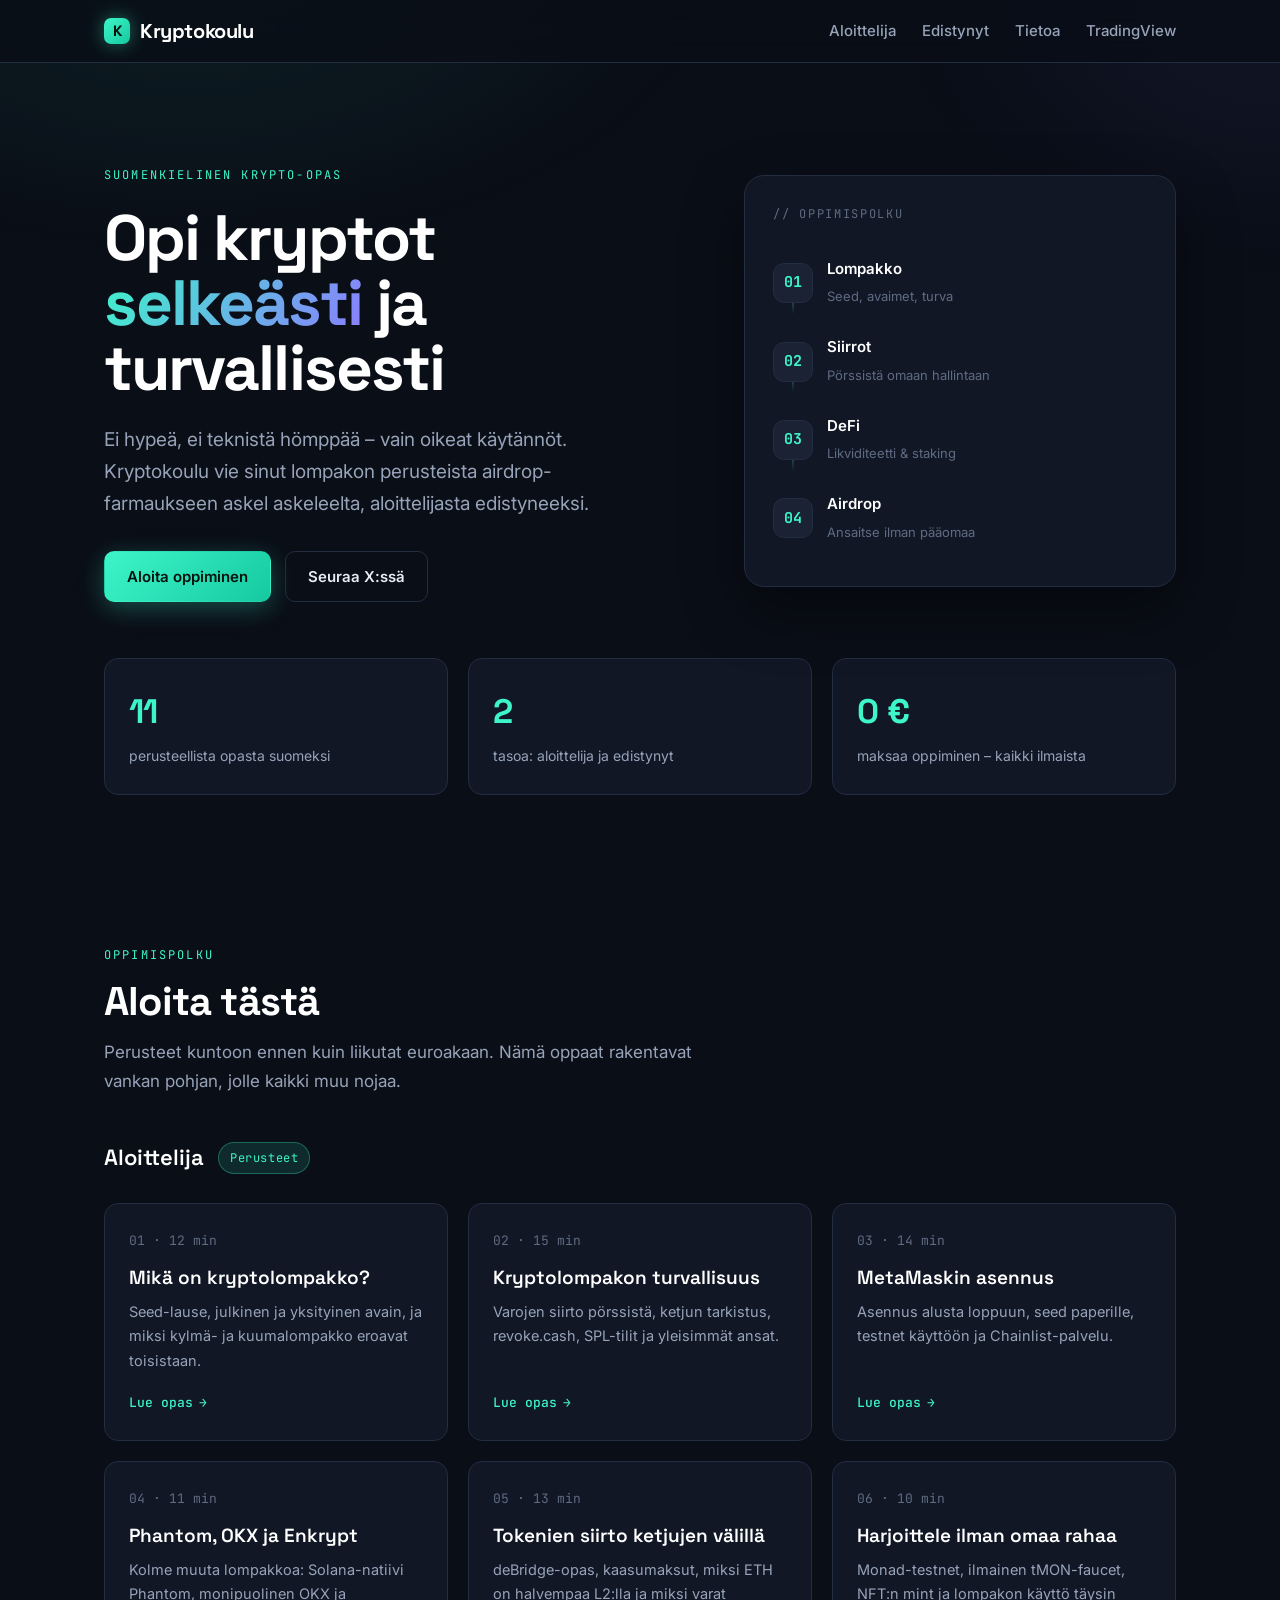
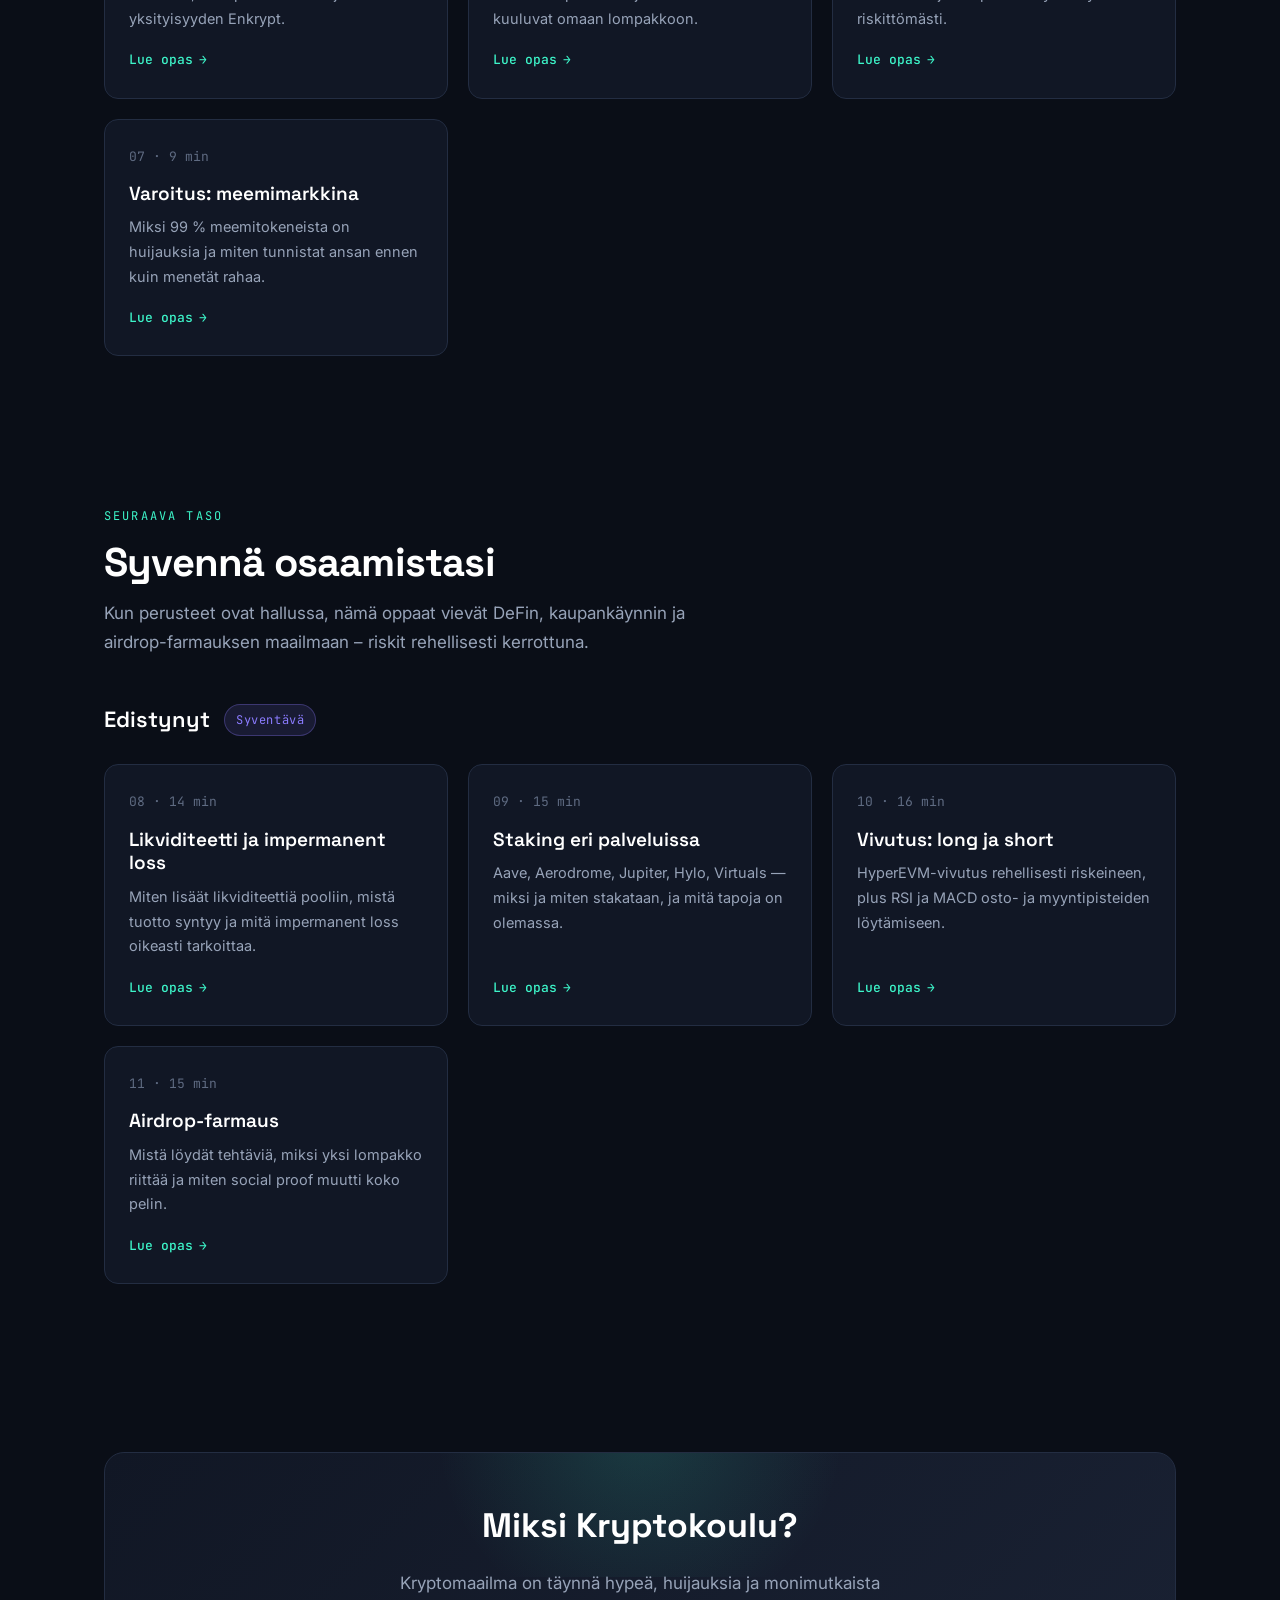
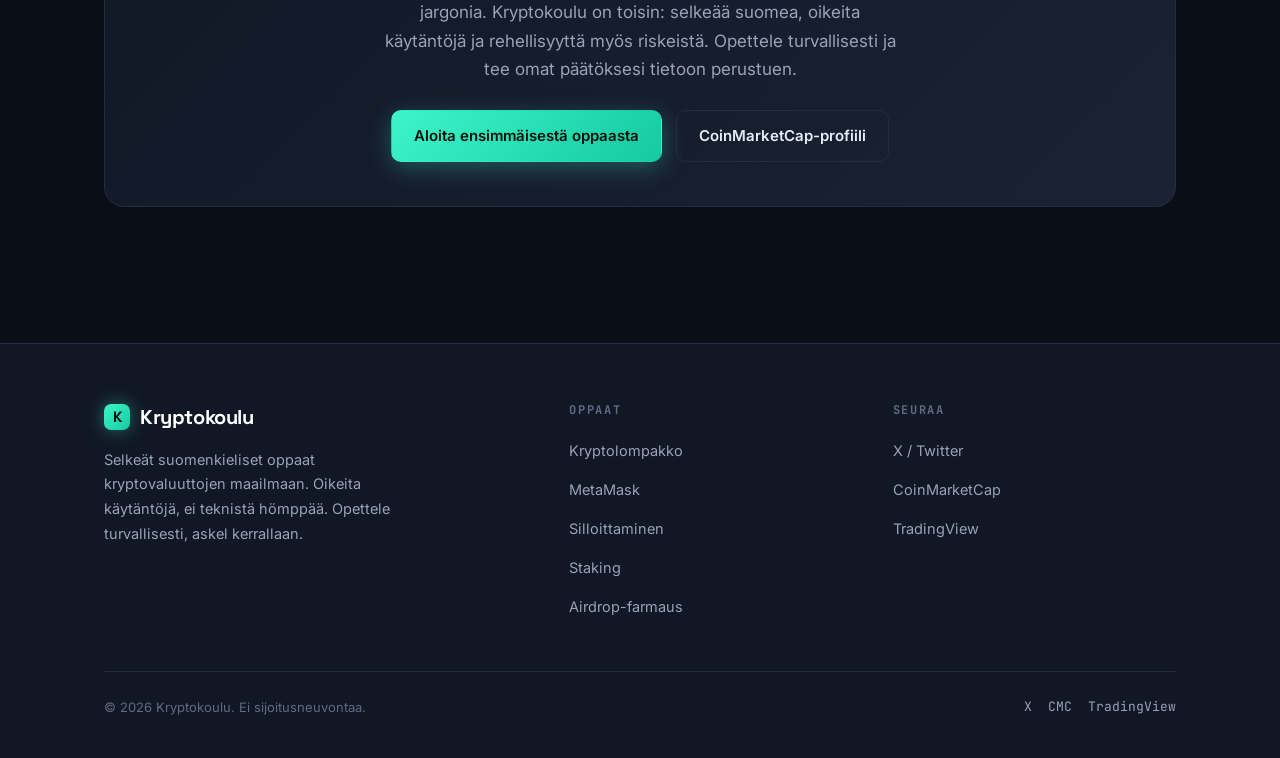
<file: index.html>
<!DOCTYPE html>
<html lang="fi">
<head>
<meta charset="UTF-8">
<meta name="viewport" content="width=device-width, initial-scale=1.0">
<title>Kryptokoulu – Opi kryptot selkeästi ja turvallisesti</title>
<meta name="description" content="Kryptokoulu on suomenkielinen opas kryptovaluuttojen maailmaan. Opettele lompakot, turvallisuus, silloittaminen, staking, vivutus ja airdrop-farmaus selkeästi ja oikeilla käytännöillä – aloittelijasta edistyneeksi.">
<meta name="keywords" content="krypto suomeksi, kryptovaluutta opas, kryptolompakko, MetaMask, DeFi, staking, airdrop farmaus, bitcoin, ethereum, solana, krypto oppiminen">
<meta name="author" content="Kryptokoulu">
<meta name="robots" content="index, follow">
<link rel="canonical" href="https://kryptokoulu.github.io/kryptokoulu/index.html">

<meta property="og:type" content="website">
<meta property="og:title" content="Kryptokoulu – Opi kryptot selkeästi ja turvallisesti">
<meta property="og:description" content="Kryptokoulu on suomenkielinen opas kryptovaluuttojen maailmaan. Opettele lompakot, turvallisuus, silloittaminen, staking, vivutus ja airdrop-farmaus selkeästi ja oikeilla käytännöillä – aloittelijasta edistyneeksi.">
<meta property="og:url" content="https://kryptokoulu.github.io/kryptokoulu/index.html">
<meta property="og:site_name" content="Kryptokoulu">
<meta property="og:locale" content="fi_FI">

<meta name="twitter:card" content="summary_large_image">
<meta name="twitter:site" content="@Kryptokoulu">
<meta name="twitter:title" content="Kryptokoulu – Opi kryptot selkeästi ja turvallisesti">
<meta name="twitter:description" content="Kryptokoulu on suomenkielinen opas kryptovaluuttojen maailmaan. Opettele lompakot, turvallisuus, silloittaminen, staking, vivutus ja airdrop-farmaus selkeästi ja oikeilla käytännöillä – aloittelijasta edistyneeksi.">

<link rel="preconnect" href="https://fonts.googleapis.com">
<link rel="preconnect" href="https://fonts.gstatic.com" crossorigin>
<link href="https://fonts.googleapis.com/css2?family=Space+Grotesk:wght@400;500;600;700&family=Inter:wght@400;500;600;700&family=JetBrains+Mono:wght@400;500;700&display=swap" rel="stylesheet">
<link rel="stylesheet" href="css/tyyli.css">
</head>
<body>

<nav class="navi">
  <div class="navi__sisalto">
    <a href="index.html" class="logo">
      <span class="logo__merkki">K</span> Kryptokoulu
    </a>
    <div class="navi__linkit" id="navilinkit">
      <a href="#aloittelija">Aloittelija</a>
      <a href="#edistynyt">Edistynyt</a>
      <a href="#tietoa">Tietoa</a>
      <a href="https://www.tradingview.com/?aff_id=168670" target="_blank" rel="noopener">TradingView</a>
    </div>
    <button class="navi-nappi" onclick="document.getElementById('navilinkit').classList.toggle('auki')" aria-label="Valikko">☰</button>
  </div>
</nav>

<header class="hero">
  <div class="wrap">
    <div class="hero__grid">
      <div>
        <span class="pilkka">Suomenkielinen krypto-opas</span>
        <h1>Opi kryptot <span class="hehku">selkeästi</span> ja turvallisesti</h1>
        <p class="hero__johdanto">Ei hypeä, ei teknistä hömppää – vain oikeat käytännöt. Kryptokoulu vie sinut lompakon perusteista airdrop-farmaukseen askel askeleelta, aloittelijasta edistyneeksi.</p>
        <div class="hero__napit">
          <a href="#aloittelija" class="nappi nappi--paa">Aloita oppiminen</a>
          <a href="https://x.com/Kryptokoulu" target="_blank" rel="noopener" class="nappi nappi--reuna">Seuraa X:ssä</a>
        </div>
      </div>
      <div class="ketju">
        <div class="ketju__otsikko">// oppimispolku</div>
      <div class="solmu">
        <div class="solmu__pallo">01</div>
        <div class="solmu__teksti"><b>Lompakko</b><span>Seed, avaimet, turva</span></div>
      </div>
      <div class="solmu">
        <div class="solmu__pallo">02</div>
        <div class="solmu__teksti"><b>Siirrot</b><span>Pörssistä omaan hallintaan</span></div>
      </div>
      <div class="solmu">
        <div class="solmu__pallo">03</div>
        <div class="solmu__teksti"><b>DeFi</b><span>Likviditeetti & staking</span></div>
      </div>
      <div class="solmu">
        <div class="solmu__pallo">04</div>
        <div class="solmu__teksti"><b>Airdrop</b><span>Ansaitse ilman pääomaa</span></div>
      </div>
      </div>
    </div>

    <div class="tilastot">
      <div class="tilasto"><b>11</b><span>perusteellista opasta suomeksi</span></div>
      <div class="tilasto"><b>2</b><span>tasoa: aloittelija ja edistynyt</span></div>
      <div class="tilasto"><b>0 €</b><span>maksaa oppiminen – kaikki ilmaista</span></div>
    </div>
  </div>
</header>

<section class="osio" id="aloittelija">
  <div class="wrap">
    <div class="osio__otsikko">
      <span class="pilkka">Oppimispolku</span>
      <h2>Aloita tästä</h2>
      <p>Perusteet kuntoon ennen kuin liikutat euroakaan. Nämä oppaat rakentavat vankan pohjan, jolle kaikki muu nojaa.</p>
    </div>
    <div class="taso-otsikko">
      <h3>Aloittelija</h3>
      <span class="taso-merkki taso-merkki--alku">Perusteet</span>
    </div>
    <div class="kortit">
      <a href="artikkelit/kryptolompakko.html" class="kortti">
        <div class="kortti__nro">01 · 12 min</div>
        <h4>Mikä on kryptolompakko?</h4>
        <p>Seed-lause, julkinen ja yksityinen avain, ja miksi kylmä- ja kuumalompakko eroavat toisistaan.</p>
        <span class="kortti__linkki">Lue opas <span class="nuoli">→</span></span>
      </a>
      <a href="artikkelit/lompakon-turvallisuus.html" class="kortti">
        <div class="kortti__nro">02 · 15 min</div>
        <h4>Kryptolompakon turvallisuus</h4>
        <p>Varojen siirto pörssistä, ketjun tarkistus, revoke.cash, SPL-tilit ja yleisimmät ansat.</p>
        <span class="kortti__linkki">Lue opas <span class="nuoli">→</span></span>
      </a>
      <a href="artikkelit/metamask.html" class="kortti">
        <div class="kortti__nro">03 · 14 min</div>
        <h4>MetaMaskin asennus</h4>
        <p>Asennus alusta loppuun, seed paperille, testnet käyttöön ja Chainlist-palvelu.</p>
        <span class="kortti__linkki">Lue opas <span class="nuoli">→</span></span>
      </a>
      <a href="artikkelit/muut-lompakot.html" class="kortti">
        <div class="kortti__nro">04 · 11 min</div>
        <h4>Phantom, OKX ja Enkrypt</h4>
        <p>Kolme muuta lompakkoa: Solana-natiivi Phantom, monipuolinen OKX ja yksityisyyden Enkrypt.</p>
        <span class="kortti__linkki">Lue opas <span class="nuoli">→</span></span>
      </a>
      <a href="artikkelit/silloittaminen.html" class="kortti">
        <div class="kortti__nro">05 · 13 min</div>
        <h4>Tokenien siirto ketjujen välillä</h4>
        <p>deBridge-opas, kaasumaksut, miksi ETH on halvempaa L2:lla ja miksi varat kuuluvat omaan lompakkoon.</p>
        <span class="kortti__linkki">Lue opas <span class="nuoli">→</span></span>
      </a>
      <a href="artikkelit/testnet-harjoittelu.html" class="kortti">
        <div class="kortti__nro">06 · 10 min</div>
        <h4>Harjoittele ilman omaa rahaa</h4>
        <p>Monad-testnet, ilmainen tMON-faucet, NFT:n mint ja lompakon käyttö täysin riskittömästi.</p>
        <span class="kortti__linkki">Lue opas <span class="nuoli">→</span></span>
      </a>
      <a href="artikkelit/meemikolikot.html" class="kortti">
        <div class="kortti__nro">07 · 9 min</div>
        <h4>Varoitus: meemimarkkina</h4>
        <p>Miksi 99 % meemitokeneista on huijauksia ja miten tunnistat ansan ennen kuin menetät rahaa.</p>
        <span class="kortti__linkki">Lue opas <span class="nuoli">→</span></span>
      </a>
    </div>
  </div>
</section>

<section class="osio" id="edistynyt">
  <div class="wrap">
    <div class="osio__otsikko">
      <span class="pilkka">Seuraava taso</span>
      <h2>Syvennä osaamistasi</h2>
      <p>Kun perusteet ovat hallussa, nämä oppaat vievät DeFin, kaupankäynnin ja airdrop-farmauksen maailmaan – riskit rehellisesti kerrottuna.</p>
    </div>
    <div class="taso-otsikko">
      <h3>Edistynyt</h3>
      <span class="taso-merkki taso-merkki--edist">Syventävä</span>
    </div>
    <div class="kortit">
      <a href="artikkelit/likviditeetti.html" class="kortti">
        <div class="kortti__nro">08 · 14 min</div>
        <h4>Likviditeetti ja impermanent loss</h4>
        <p>Miten lisäät likviditeettiä pooliin, mistä tuotto syntyy ja mitä impermanent loss oikeasti tarkoittaa.</p>
        <span class="kortti__linkki">Lue opas <span class="nuoli">→</span></span>
      </a>
      <a href="artikkelit/staking.html" class="kortti">
        <div class="kortti__nro">09 · 15 min</div>
        <h4>Staking eri palveluissa</h4>
        <p>Aave, Aerodrome, Jupiter, Hylo, Virtuals — miksi ja miten stakataan, ja mitä tapoja on olemassa.</p>
        <span class="kortti__linkki">Lue opas <span class="nuoli">→</span></span>
      </a>
      <a href="artikkelit/vivutus.html" class="kortti">
        <div class="kortti__nro">10 · 16 min</div>
        <h4>Vivutus: long ja short</h4>
        <p>HyperEVM-vivutus rehellisesti riskeineen, plus RSI ja MACD osto- ja myyntipisteiden löytämiseen.</p>
        <span class="kortti__linkki">Lue opas <span class="nuoli">→</span></span>
      </a>
      <a href="artikkelit/airdrop.html" class="kortti">
        <div class="kortti__nro">11 · 15 min</div>
        <h4>Airdrop-farmaus</h4>
        <p>Mistä löydät tehtäviä, miksi yksi lompakko riittää ja miten social proof muutti koko pelin.</p>
        <span class="kortti__linkki">Lue opas <span class="nuoli">→</span></span>
      </a>
    </div>
  </div>
</section>

<section class="osio" id="tietoa">
  <div class="wrap">
    <div class="cta">
      <h2>Miksi Kryptokoulu?</h2>
      <p>Kryptomaailma on täynnä hypeä, huijauksia ja monimutkaista jargonia. Kryptokoulu on toisin: selkeää suomea, oikeita käytäntöjä ja rehellisyyttä myös riskeistä. Opettele turvallisesti ja tee omat päätöksesi tietoon perustuen.</p>
      <div class="cta__napit">
        <a href="#aloittelija" class="nappi nappi--paa">Aloita ensimmäisestä oppaasta</a>
        <a href="https://coinmarketcap.com/community/profile/krytokoulu/" target="_blank" rel="noopener" class="nappi nappi--reuna">CoinMarketCap-profiili</a>
      </div>
    </div>
  </div>
</section>

<footer class="alatunniste">
  <div class="wrap">
    <div class="alatunniste__grid">
      <div>
        <a href="index.html" class="logo alatunniste__logo">
          <span class="logo__merkki">K</span> Kryptokoulu
        </a>
        <p>Selkeät suomenkieliset oppaat kryptovaluuttojen maailmaan. Oikeita käytäntöjä, ei teknistä hömppää. Opettele turvallisesti, askel kerrallaan.</p>
      </div>
      <div>
        <h5>Oppaat</h5>
        <ul>
          <li><a href="artikkelit/kryptolompakko.html">Kryptolompakko</a></li>
          <li><a href="artikkelit/metamask.html">MetaMask</a></li>
          <li><a href="artikkelit/silloittaminen.html">Silloittaminen</a></li>
          <li><a href="artikkelit/staking.html">Staking</a></li>
          <li><a href="artikkelit/airdrop.html">Airdrop-farmaus</a></li>
        </ul>
      </div>
      <div>
        <h5>Seuraa</h5>
        <ul>
          <li><a href="https://x.com/Kryptokoulu" target="_blank" rel="noopener">X / Twitter</a></li>
          <li><a href="https://coinmarketcap.com/community/profile/krytokoulu/" target="_blank" rel="noopener">CoinMarketCap</a></li>
          <li><a href="https://www.tradingview.com/?aff_id=168670" target="_blank" rel="noopener">TradingView</a></li>
        </ul>
      </div>
    </div>
    <div class="alatunniste__alaosa">
      <span>© 2026 Kryptokoulu. Ei sijoitusneuvontaa.</span>
      <div class="some-linkit">
        <a href="https://x.com/Kryptokoulu" target="_blank" rel="noopener">X</a>
        <a href="https://coinmarketcap.com/community/profile/krytokoulu/" target="_blank" rel="noopener">CMC</a>
        <a href="https://www.tradingview.com/?aff_id=168670" target="_blank" rel="noopener">TradingView</a>
      </div>
    </div>
  </div>
</footer>
</body>
</html>
<script type="application/ld+json">
{
  "@context": "https://schema.org",
  "@type": "EducationalOrganization",
  "name": "Kryptokoulu",
  "description": "Suomenkielinen opas kryptovaluuttojen maailmaan – lompakot, turvallisuus, DeFi ja airdrop-farmaus.",
  "url": "https://kryptokoulu.github.io/kryptokoulu",
  "inLanguage": "fi-FI",
  "sameAs": [
    "https://x.com/Kryptokoulu",
    "https://coinmarketcap.com/community/profile/krytokoulu/"
  ]
}
</script>
</file>
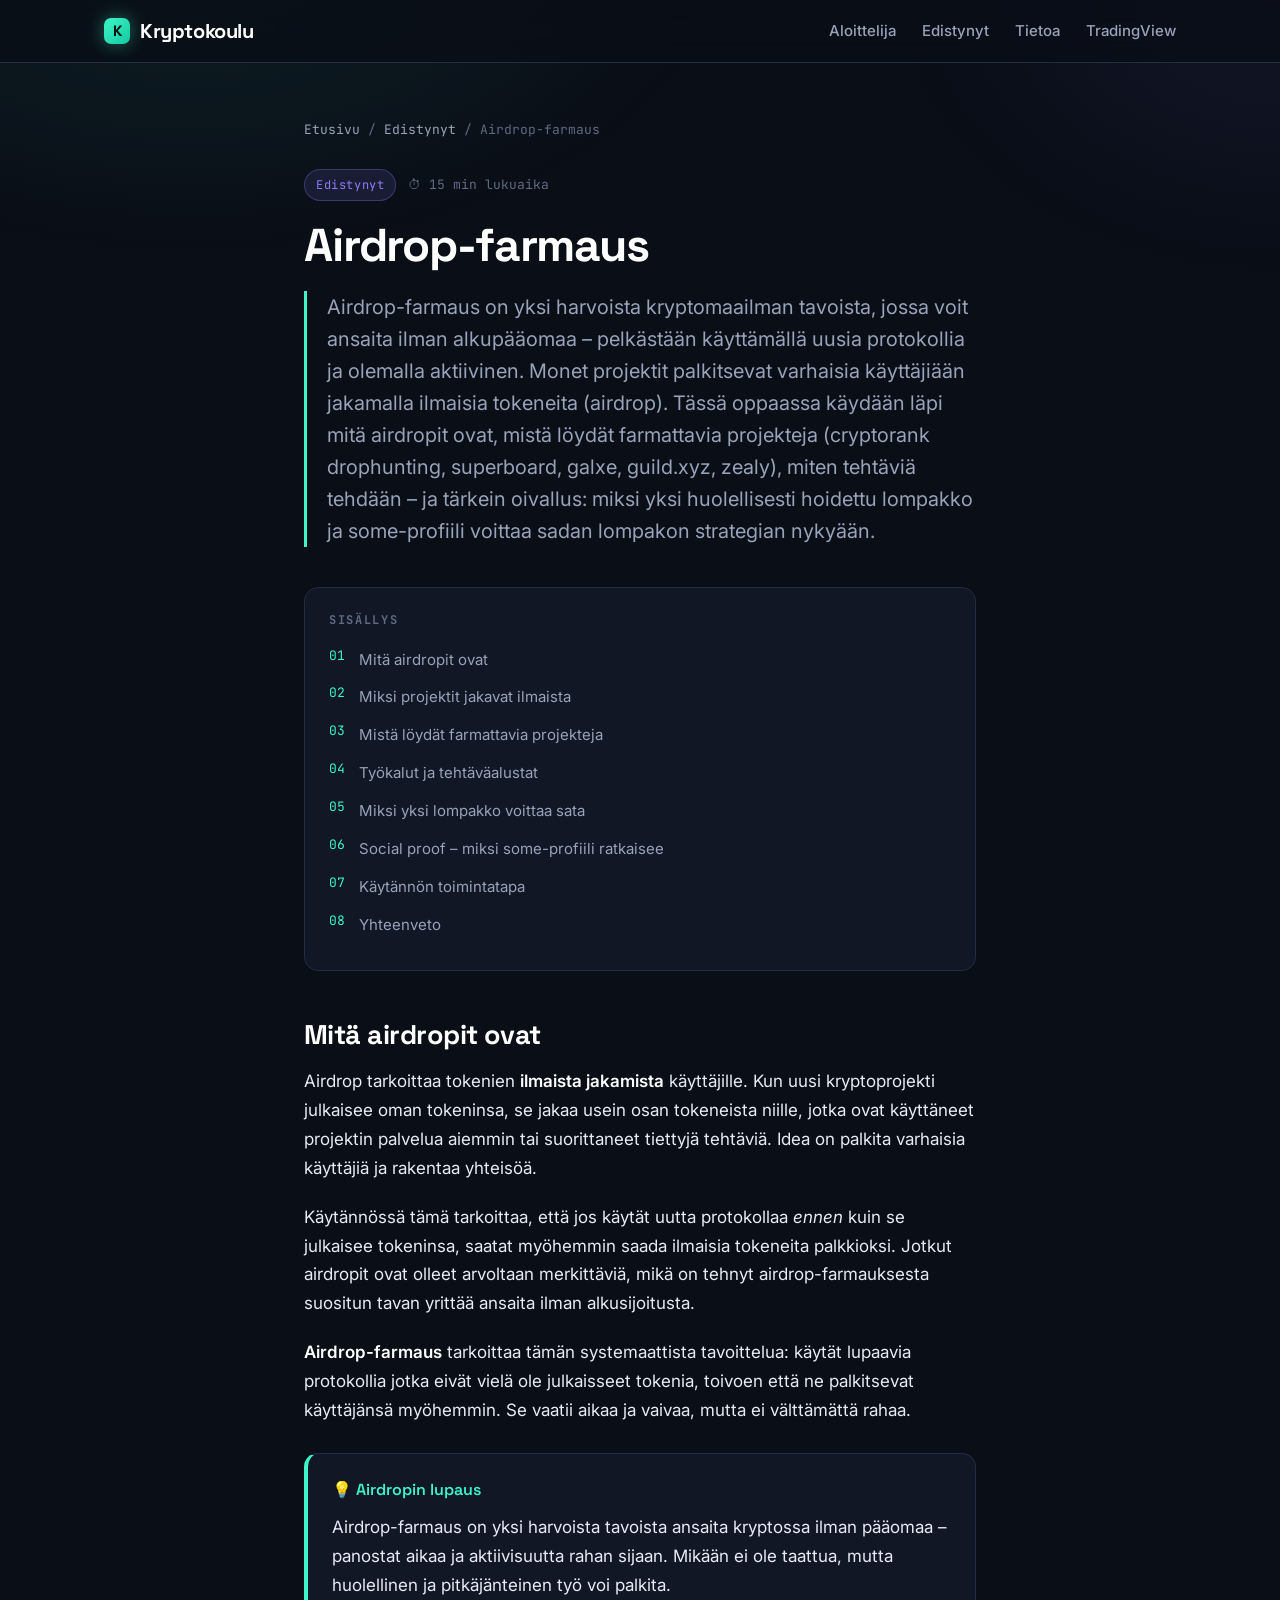
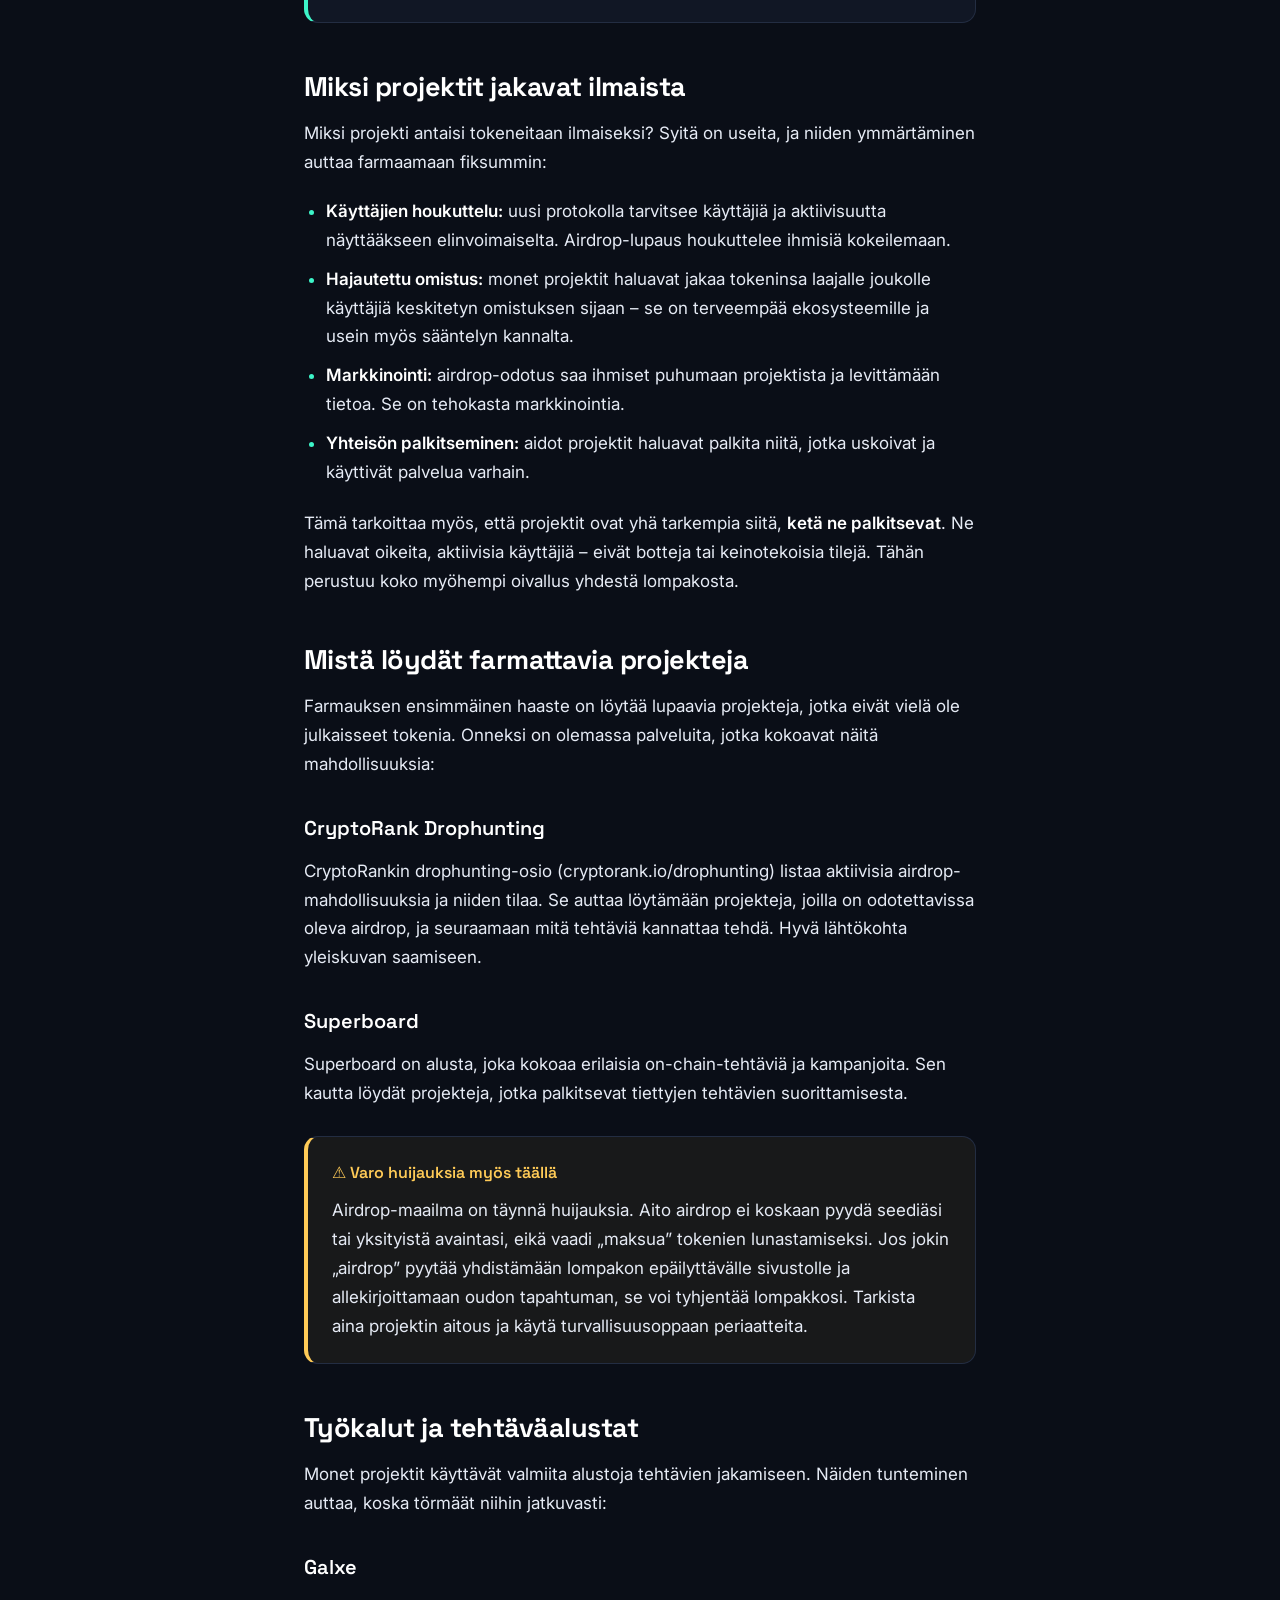
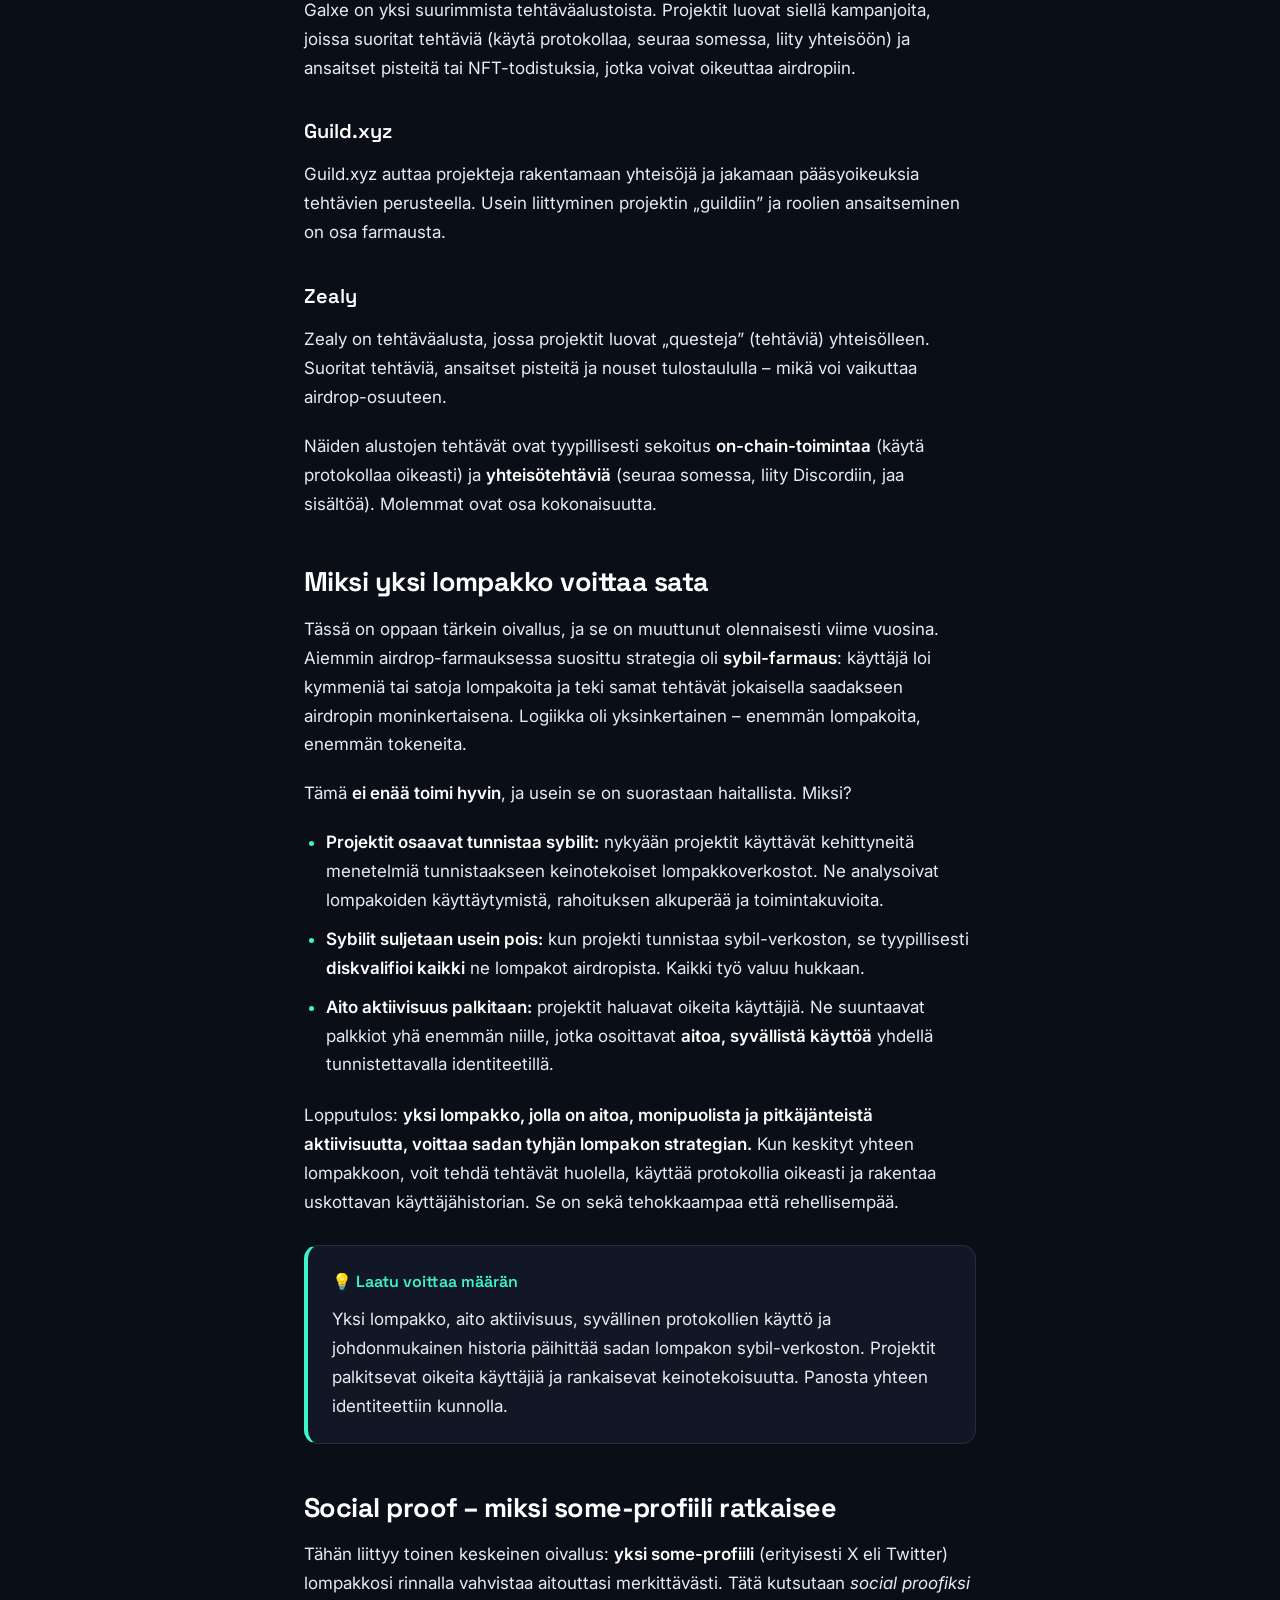
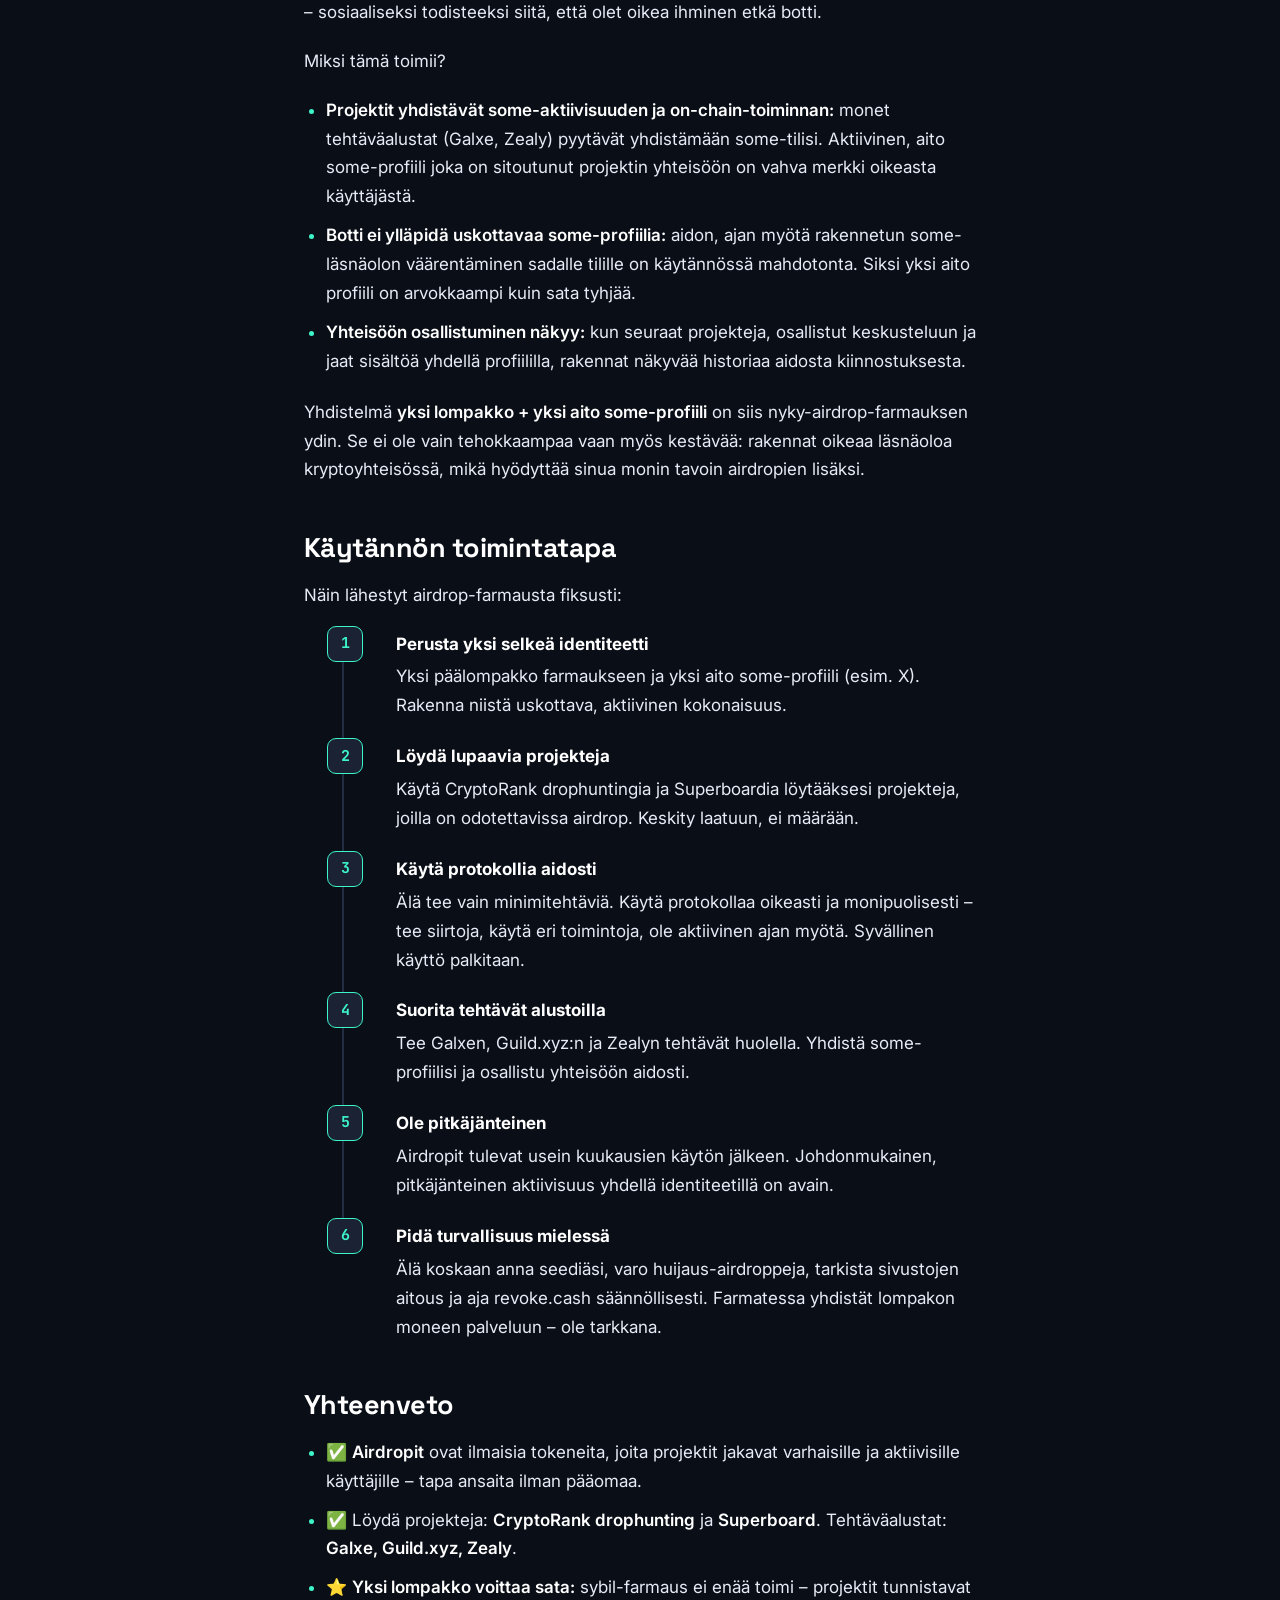
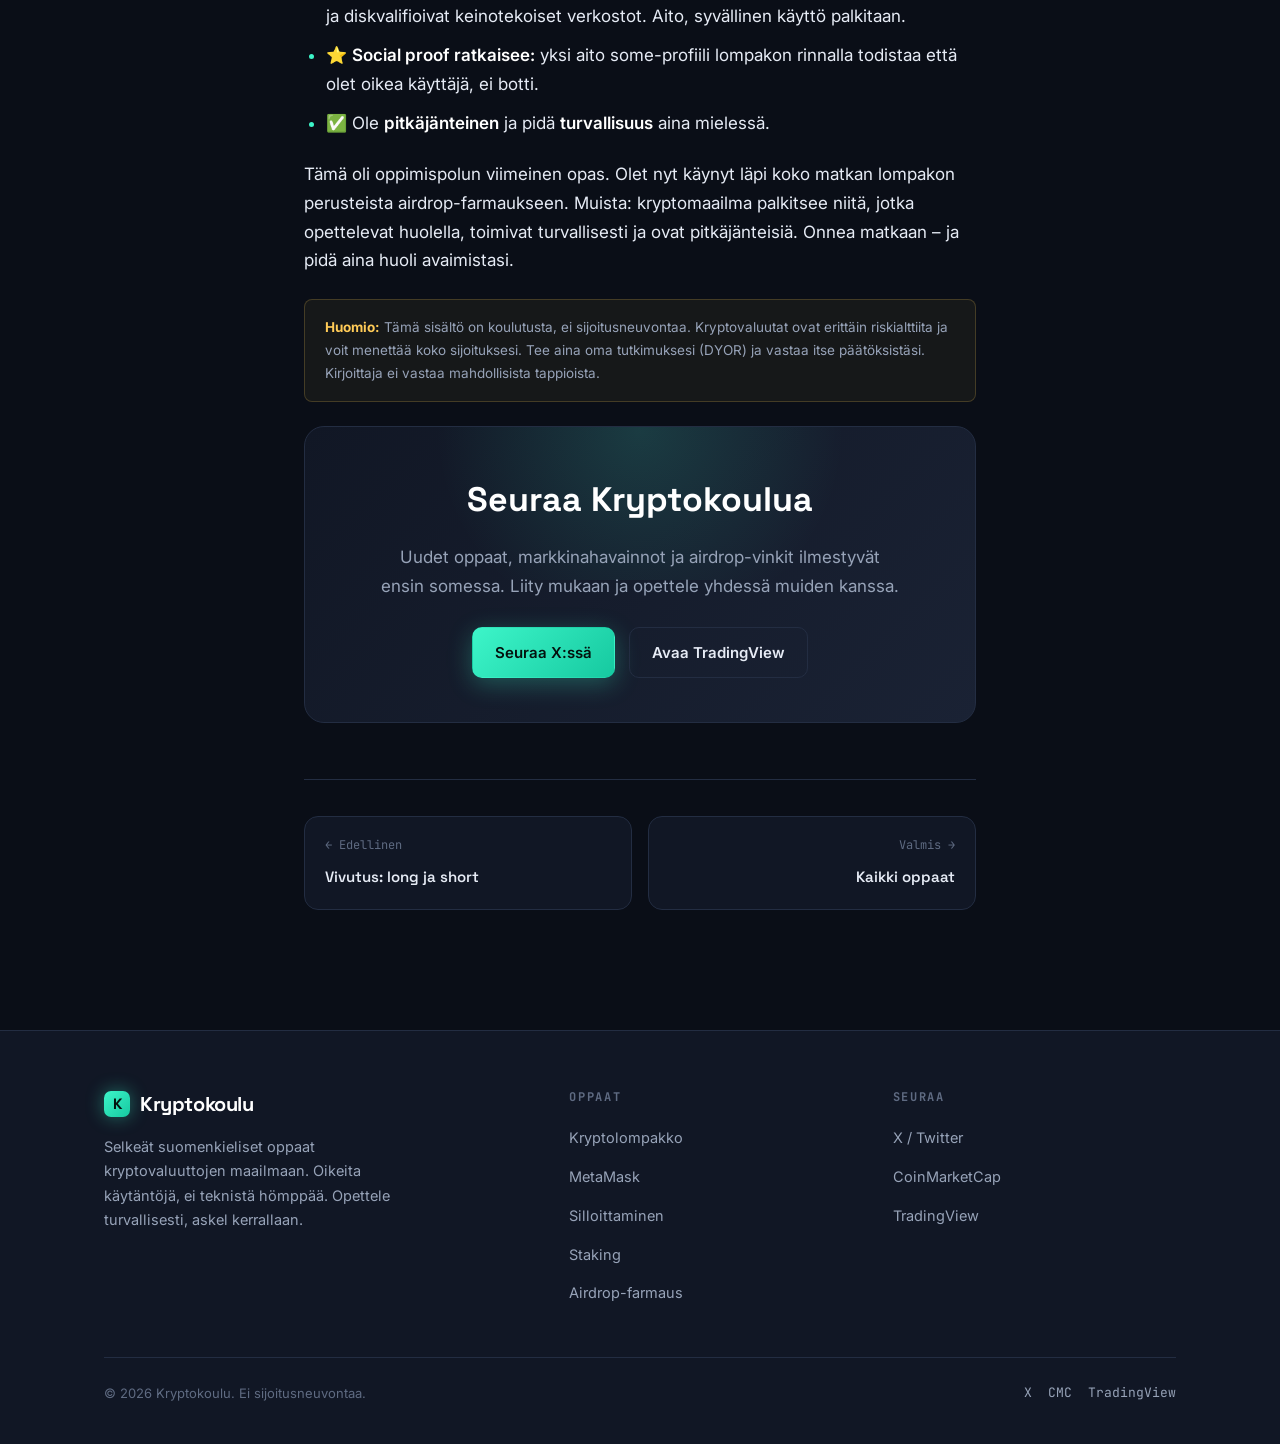
<file: artikkelit/airdrop.html>
<!DOCTYPE html>
<html lang="fi">
<head>
<meta charset="UTF-8">
<meta name="viewport" content="width=device-width, initial-scale=1.0">
<title>Airdrop-farmaus | Kryptokoulu</title>
<meta name="description" content="Mistä löydät tehtäviä, miksi yksi lompakko riittää ja miten social proof muutti koko pelin.">
<meta name="keywords" content="airdrop, airdrop farmaus, CryptoRank, Galxe, Zealy, Guild.xyz, social proof, krypto ilmaista">
<meta name="author" content="Kryptokoulu">
<meta name="robots" content="index, follow">
<link rel="canonical" href="https://kryptokoulu.github.io/kryptokoulu/artikkelit/airdrop.html">

<!-- Open Graph -->
<meta property="og:type" content="article">
<meta property="og:title" content="Airdrop-farmaus | Kryptokoulu">
<meta property="og:description" content="Mistä löydät tehtäviä, miksi yksi lompakko riittää ja miten social proof muutti koko pelin.">
<meta property="og:url" content="https://kryptokoulu.github.io/kryptokoulu/artikkelit/airdrop.html">
<meta property="og:site_name" content="Kryptokoulu">
<meta property="og:locale" content="fi_FI">

<!-- Twitter Card -->
<meta name="twitter:card" content="summary_large_image">
<meta name="twitter:site" content="@Kryptokoulu">
<meta name="twitter:title" content="Airdrop-farmaus | Kryptokoulu">
<meta name="twitter:description" content="Mistä löydät tehtäviä, miksi yksi lompakko riittää ja miten social proof muutti koko pelin.">

<link rel="preconnect" href="https://fonts.googleapis.com">
<link rel="preconnect" href="https://fonts.gstatic.com" crossorigin>
<link href="https://fonts.googleapis.com/css2?family=Space+Grotesk:wght@400;500;600;700&family=Inter:wght@400;500;600;700&family=JetBrains+Mono:wght@400;500;700&display=swap" rel="stylesheet">
<link rel="stylesheet" href="../css/tyyli.css">
</head>
<body>

<nav class="navi">
  <div class="navi__sisalto">
    <a href="../index.html" class="logo">
      <span class="logo__merkki">K</span> Kryptokoulu
    </a>
    <div class="navi__linkit" id="navilinkit">
      <a href="../index.html#aloittelija">Aloittelija</a>
      <a href="../index.html#edistynyt">Edistynyt</a>
      <a href="../index.html#tietoa">Tietoa</a>
      <a href="https://www.tradingview.com/?aff_id=168670" target="_blank" rel="noopener">TradingView</a>
    </div>
    <button class="navi-nappi" onclick="document.getElementById('navilinkit').classList.toggle('auki')" aria-label="Valikko">☰</button>
  </div>
</nav>

<main class="artikkeli">
  <article class="artikkeli__wrap">
    <nav class="murupolku">
      <a href="../index.html">Etusivu</a> <span>/</span>
      <a href="../index.html#edistynyt">Edistynyt</a> <span>/</span>
      <span>Airdrop-farmaus</span>
    </nav>
    <div class="artikkeli__meta">
      <span class="merkki merkki--edist">Edistynyt</span>
      <span class="lukuaika">⏱ 15 min lukuaika</span>
    </div>
    <h1>Airdrop-farmaus</h1>
    <p class="artikkeli__ingressi">Airdrop-farmaus on yksi harvoista kryptomaailman tavoista, jossa voit ansaita ilman alkupääomaa – pelkästään käyttämällä uusia protokollia ja olemalla aktiivinen. Monet projektit palkitsevat varhaisia käyttäjiään jakamalla ilmaisia tokeneita (airdrop). Tässä oppaassa käydään läpi mitä airdropit ovat, mistä löydät farmattavia projekteja (cryptorank drophunting, superboard, galxe, guild.xyz, zealy), miten tehtäviä tehdään – ja tärkein oivallus: miksi yksi huolellisesti hoidettu lompakko ja some-profiili voittaa sadan lompakon strategian nykyään.</p>
    <nav class="sisallys">
      <h2>Sisällys</h2>
      <ol>
          <li><a href="#mika">Mitä airdropit ovat</a></li>
          <li><a href="#miksi">Miksi projektit jakavat ilmaista</a></li>
          <li><a href="#mista">Mistä löydät farmattavia projekteja</a></li>
          <li><a href="#tyokalut">Työkalut ja tehtäväalustat</a></li>
          <li><a href="#yksi-lompakko">Miksi yksi lompakko voittaa sata</a></li>
          <li><a href="#social-proof">Social proof – miksi some-profiili ratkaisee</a></li>
          <li><a href="#kaytanto">Käytännön toimintatapa</a></li>
          <li><a href="#yhteenveto">Yhteenveto</a></li>
      </ol>
    </nav>
    <div class="sisalto">
<h2 id="mika">Mitä airdropit ovat</h2>

<p>Airdrop tarkoittaa tokenien <strong>ilmaista jakamista</strong> käyttäjille. Kun uusi kryptoprojekti julkaisee oman tokeninsa, se jakaa usein osan tokeneista niille, jotka ovat käyttäneet projektin palvelua aiemmin tai suorittaneet tiettyjä tehtäviä. Idea on palkita varhaisia käyttäjiä ja rakentaa yhteisöä.</p>

<p>Käytännössä tämä tarkoittaa, että jos käytät uutta protokollaa <em>ennen</em> kuin se julkaisee tokeninsa, saatat myöhemmin saada ilmaisia tokeneita palkkioksi. Jotkut airdropit ovat olleet arvoltaan merkittäviä, mikä on tehnyt airdrop-farmauksesta suositun tavan yrittää ansaita ilman alkusijoitusta.</p>

<p><strong>Airdrop-farmaus</strong> tarkoittaa tämän systemaattista tavoittelua: käytät lupaavia protokollia jotka eivät vielä ole julkaisseet tokenia, toivoen että ne palkitsevat käyttäjänsä myöhemmin. Se vaatii aikaa ja vaivaa, mutta ei välttämättä rahaa.</p>

<div class="laatikko laatikko--vinkki">
  <div class="laatikko__otsikko">💡 Airdropin lupaus</div>
  <p>Airdrop-farmaus on yksi harvoista tavoista ansaita kryptossa ilman pääomaa – panostat aikaa ja aktiivisuutta rahan sijaan. Mikään ei ole taattua, mutta huolellinen ja pitkäjänteinen työ voi palkita.</p>
</div>

<h2 id="miksi">Miksi projektit jakavat ilmaista</h2>

<p>Miksi projekti antaisi tokeneitaan ilmaiseksi? Syitä on useita, ja niiden ymmärtäminen auttaa farmaamaan fiksummin:</p>

<ul>
  <li><strong>Käyttäjien houkuttelu:</strong> uusi protokolla tarvitsee käyttäjiä ja aktiivisuutta näyttääkseen elinvoimaiselta. Airdrop-lupaus houkuttelee ihmisiä kokeilemaan.</li>
  <li><strong>Hajautettu omistus:</strong> monet projektit haluavat jakaa tokeninsa laajalle joukolle käyttäjiä keskitetyn omistuksen sijaan – se on terveempää ekosysteemille ja usein myös sääntelyn kannalta.</li>
  <li><strong>Markkinointi:</strong> airdrop-odotus saa ihmiset puhumaan projektista ja levittämään tietoa. Se on tehokasta markkinointia.</li>
  <li><strong>Yhteisön palkitseminen:</strong> aidot projektit haluavat palkita niitä, jotka uskoivat ja käyttivät palvelua varhain.</li>
</ul>

<p>Tämä tarkoittaa myös, että projektit ovat yhä tarkempia siitä, <strong>ketä ne palkitsevat</strong>. Ne haluavat oikeita, aktiivisia käyttäjiä – eivät botteja tai keinotekoisia tilejä. Tähän perustuu koko myöhempi oivallus yhdestä lompakosta.</p>

<h2 id="mista">Mistä löydät farmattavia projekteja</h2>

<p>Farmauksen ensimmäinen haaste on löytää lupaavia projekteja, jotka eivät vielä ole julkaisseet tokenia. Onneksi on olemassa palveluita, jotka kokoavat näitä mahdollisuuksia:</p>

<h3>CryptoRank Drophunting</h3>
<p>CryptoRankin drophunting-osio (cryptorank.io/drophunting) listaa aktiivisia airdrop-mahdollisuuksia ja niiden tilaa. Se auttaa löytämään projekteja, joilla on odotettavissa oleva airdrop, ja seuraamaan mitä tehtäviä kannattaa tehdä. Hyvä lähtökohta yleiskuvan saamiseen.</p>

<h3>Superboard</h3>
<p>Superboard on alusta, joka kokoaa erilaisia on-chain-tehtäviä ja kampanjoita. Sen kautta löydät projekteja, jotka palkitsevat tiettyjen tehtävien suorittamisesta.</p>

<div class="laatikko laatikko--varo">
  <div class="laatikko__otsikko">⚠️ Varo huijauksia myös täällä</div>
  <p>Airdrop-maailma on täynnä huijauksia. Aito airdrop ei koskaan pyydä seediäsi tai yksityistä avaintasi, eikä vaadi „maksua” tokenien lunastamiseksi. Jos jokin „airdrop” pyytää yhdistämään lompakon epäilyttävälle sivustolle ja allekirjoittamaan oudon tapahtuman, se voi tyhjentää lompakkosi. Tarkista aina projektin aitous ja käytä turvallisuusoppaan periaatteita.</p>
</div>

<h2 id="tyokalut">Työkalut ja tehtäväalustat</h2>

<p>Monet projektit käyttävät valmiita alustoja tehtävien jakamiseen. Näiden tunteminen auttaa, koska törmäät niihin jatkuvasti:</p>

<h3>Galxe</h3>
<p>Galxe on yksi suurimmista tehtäväalustoista. Projektit luovat siellä kampanjoita, joissa suoritat tehtäviä (käytä protokollaa, seuraa somessa, liity yhteisöön) ja ansaitset pisteitä tai NFT-todistuksia, jotka voivat oikeuttaa airdropiin.</p>

<h3>Guild.xyz</h3>
<p>Guild.xyz auttaa projekteja rakentamaan yhteisöjä ja jakamaan pääsyoikeuksia tehtävien perusteella. Usein liittyminen projektin „guildiin” ja roolien ansaitseminen on osa farmausta.</p>

<h3>Zealy</h3>
<p>Zealy on tehtäväalusta, jossa projektit luovat „questeja” (tehtäviä) yhteisölleen. Suoritat tehtäviä, ansaitset pisteitä ja nouset tulostaululla – mikä voi vaikuttaa airdrop-osuuteen.</p>

<p>Näiden alustojen tehtävät ovat tyypillisesti sekoitus <strong>on-chain-toimintaa</strong> (käytä protokollaa oikeasti) ja <strong>yhteisötehtäviä</strong> (seuraa somessa, liity Discordiin, jaa sisältöä). Molemmat ovat osa kokonaisuutta.</p>

<h2 id="yksi-lompakko">Miksi yksi lompakko voittaa sata</h2>

<p>Tässä on oppaan tärkein oivallus, ja se on muuttunut olennaisesti viime vuosina. Aiemmin airdrop-farmauksessa suosittu strategia oli <strong>sybil-farmaus</strong>: käyttäjä loi kymmeniä tai satoja lompakoita ja teki samat tehtävät jokaisella saadakseen airdropin moninkertaisena. Logiikka oli yksinkertainen – enemmän lompakoita, enemmän tokeneita.</p>

<p>Tämä <strong>ei enää toimi hyvin</strong>, ja usein se on suorastaan haitallista. Miksi?</p>

<ul>
  <li><strong>Projektit osaavat tunnistaa sybilit:</strong> nykyään projektit käyttävät kehittyneitä menetelmiä tunnistaakseen keinotekoiset lompakkoverkostot. Ne analysoivat lompakoiden käyttäytymistä, rahoituksen alkuperää ja toimintakuvioita.</li>
  <li><strong>Sybilit suljetaan usein pois:</strong> kun projekti tunnistaa sybil-verkoston, se tyypillisesti <strong>diskvalifioi kaikki</strong> ne lompakot airdropista. Kaikki työ valuu hukkaan.</li>
  <li><strong>Aito aktiivisuus palkitaan:</strong> projektit haluavat oikeita käyttäjiä. Ne suuntaavat palkkiot yhä enemmän niille, jotka osoittavat <strong>aitoa, syvällistä käyttöä</strong> yhdellä tunnistettavalla identiteetillä.</li>
</ul>

<p>Lopputulos: <strong>yksi lompakko, jolla on aitoa, monipuolista ja pitkäjänteistä aktiivisuutta, voittaa sadan tyhjän lompakon strategian.</strong> Kun keskityt yhteen lompakkoon, voit tehdä tehtävät huolella, käyttää protokollia oikeasti ja rakentaa uskottavan käyttäjähistorian. Se on sekä tehokkaampaa että rehellisempää.</p>

<div class="laatikko laatikko--vinkki">
  <div class="laatikko__otsikko">💡 Laatu voittaa määrän</div>
  <p>Yksi lompakko, aito aktiivisuus, syvällinen protokollien käyttö ja johdonmukainen historia päihittää sadan lompakon sybil-verkoston. Projektit palkitsevat oikeita käyttäjiä ja rankaisevat keinotekoisuutta. Panosta yhteen identiteettiin kunnolla.</p>
</div>

<h2 id="social-proof">Social proof – miksi some-profiili ratkaisee</h2>

<p>Tähän liittyy toinen keskeinen oivallus: <strong>yksi some-profiili</strong> (erityisesti X eli Twitter) lompakkosi rinnalla vahvistaa aitouttasi merkittävästi. Tätä kutsutaan <em>social proofiksi</em> – sosiaaliseksi todisteeksi siitä, että olet oikea ihminen etkä botti.</p>

<p>Miksi tämä toimii?</p>

<ul>
  <li><strong>Projektit yhdistävät some-aktiivisuuden ja on-chain-toiminnan:</strong> monet tehtäväalustat (Galxe, Zealy) pyytävät yhdistämään some-tilisi. Aktiivinen, aito some-profiili joka on sitoutunut projektin yhteisöön on vahva merkki oikeasta käyttäjästä.</li>
  <li><strong>Botti ei ylläpidä uskottavaa some-profiilia:</strong> aidon, ajan myötä rakennetun some-läsnäolon väärentäminen sadalle tilille on käytännössä mahdotonta. Siksi yksi aito profiili on arvokkaampi kuin sata tyhjää.</li>
  <li><strong>Yhteisöön osallistuminen näkyy:</strong> kun seuraat projekteja, osallistut keskusteluun ja jaat sisältöä yhdellä profiililla, rakennat näkyvää historiaa aidosta kiinnostuksesta.</li>
</ul>

<p>Yhdistelmä <strong>yksi lompakko + yksi aito some-profiili</strong> on siis nyky-airdrop-farmauksen ydin. Se ei ole vain tehokkaampaa vaan myös kestävää: rakennat oikeaa läsnäoloa kryptoyhteisössä, mikä hyödyttää sinua monin tavoin airdropien lisäksi.</p>

<h2 id="kaytanto">Käytännön toimintatapa</h2>

<p>Näin lähestyt airdrop-farmausta fiksusti:</p>

<ol class="askeleet">
  <li><b>Perusta yksi selkeä identiteetti</b>Yksi päälompakko farmaukseen ja yksi aito some-profiili (esim. X). Rakenna niistä uskottava, aktiivinen kokonaisuus.</li>
  <li><b>Löydä lupaavia projekteja</b>Käytä CryptoRank drophuntingia ja Superboardia löytääksesi projekteja, joilla on odotettavissa airdrop. Keskity laatuun, ei määrään.</li>
  <li><b>Käytä protokollia aidosti</b>Älä tee vain minimitehtäviä. Käytä protokollaa oikeasti ja monipuolisesti – tee siirtoja, käytä eri toimintoja, ole aktiivinen ajan myötä. Syvällinen käyttö palkitaan.</li>
  <li><b>Suorita tehtävät alustoilla</b>Tee Galxen, Guild.xyz:n ja Zealyn tehtävät huolella. Yhdistä some-profiilisi ja osallistu yhteisöön aidosti.</li>
  <li><b>Ole pitkäjänteinen</b>Airdropit tulevat usein kuukausien käytön jälkeen. Johdonmukainen, pitkäjänteinen aktiivisuus yhdellä identiteetillä on avain.</li>
  <li><b>Pidä turvallisuus mielessä</b>Älä koskaan anna seediäsi, varo huijaus-airdroppeja, tarkista sivustojen aitous ja aja revoke.cash säännöllisesti. Farmatessa yhdistät lompakon moneen palveluun – ole tarkkana.</li>
</ol>

<h2 id="yhteenveto">Yhteenveto</h2>

<ul>
  <li>✅ <strong>Airdropit</strong> ovat ilmaisia tokeneita, joita projektit jakavat varhaisille ja aktiivisille käyttäjille – tapa ansaita ilman pääomaa.</li>
  <li>✅ Löydä projekteja: <strong>CryptoRank drophunting</strong> ja <strong>Superboard</strong>. Tehtäväalustat: <strong>Galxe, Guild.xyz, Zealy</strong>.</li>
  <li>⭐ <strong>Yksi lompakko voittaa sata:</strong> sybil-farmaus ei enää toimi – projektit tunnistavat ja diskvalifioivat keinotekoiset verkostot. Aito, syvällinen käyttö palkitaan.</li>
  <li>⭐ <strong>Social proof ratkaisee:</strong> yksi aito some-profiili lompakon rinnalla todistaa että olet oikea käyttäjä, ei botti.</li>
  <li>✅ Ole <strong>pitkäjänteinen</strong> ja pidä <strong>turvallisuus</strong> aina mielessä.</li>
</ul>

<p>Tämä oli oppimispolun viimeinen opas. Olet nyt käynyt läpi koko matkan lompakon perusteista airdrop-farmaukseen. Muista: kryptomaailma palkitsee niitä, jotka opettelevat huolella, toimivat turvallisesti ja ovat pitkäjänteisiä. Onnea matkaan – ja pidä aina huoli avaimistasi.</p>
    </div>
    <div class="vastuuvapaus">
  <strong>Huomio:</strong> Tämä sisältö on koulutusta, ei sijoitusneuvontaa. Kryptovaluutat ovat erittäin riskialttiita ja voit menettää koko sijoituksesi. Tee aina oma tutkimuksesi (DYOR) ja vastaa itse päätöksistäsi. Kirjoittaja ei vastaa mahdollisista tappioista.
</div>
    <div class="cta">
  <h2>Seuraa Kryptokoulua</h2>
  <p>Uudet oppaat, markkinahavainnot ja airdrop-vinkit ilmestyvät ensin somessa. Liity mukaan ja opettele yhdessä muiden kanssa.</p>
  <div class="cta__napit">
    <a href="https://x.com/Kryptokoulu" target="_blank" rel="noopener" class="nappi nappi--paa">Seuraa X:ssä</a>
    <a href="https://www.tradingview.com/?aff_id=168670" target="_blank" rel="noopener" class="nappi nappi--reuna">Avaa TradingView</a>
  </div>
</div>
    <nav class="artikkeli-navi">
<a href="vivutus.html"><span>← Edellinen</span><b>Vivutus: long ja short</b></a>
<a href="../index.html" class="seur"><span>Valmis →</span><b>Kaikki oppaat</b></a>
</nav>
  </article>
</main>
<footer class="alatunniste">
  <div class="wrap">
    <div class="alatunniste__grid">
      <div>
        <a href="../index.html" class="logo alatunniste__logo">
          <span class="logo__merkki">K</span> Kryptokoulu
        </a>
        <p>Selkeät suomenkieliset oppaat kryptovaluuttojen maailmaan. Oikeita käytäntöjä, ei teknistä hömppää. Opettele turvallisesti, askel kerrallaan.</p>
      </div>
      <div>
        <h5>Oppaat</h5>
        <ul>
          <li><a href="kryptolompakko.html">Kryptolompakko</a></li>
          <li><a href="metamask.html">MetaMask</a></li>
          <li><a href="silloittaminen.html">Silloittaminen</a></li>
          <li><a href="staking.html">Staking</a></li>
          <li><a href="airdrop.html">Airdrop-farmaus</a></li>
        </ul>
      </div>
      <div>
        <h5>Seuraa</h5>
        <ul>
          <li><a href="https://x.com/Kryptokoulu" target="_blank" rel="noopener">X / Twitter</a></li>
          <li><a href="https://coinmarketcap.com/community/profile/krytokoulu/" target="_blank" rel="noopener">CoinMarketCap</a></li>
          <li><a href="https://www.tradingview.com/?aff_id=168670" target="_blank" rel="noopener">TradingView</a></li>
        </ul>
      </div>
    </div>
    <div class="alatunniste__alaosa">
      <span>© 2026 Kryptokoulu. Ei sijoitusneuvontaa.</span>
      <div class="some-linkit">
        <a href="https://x.com/Kryptokoulu" target="_blank" rel="noopener">X</a>
        <a href="https://coinmarketcap.com/community/profile/krytokoulu/" target="_blank" rel="noopener">CMC</a>
        <a href="https://www.tradingview.com/?aff_id=168670" target="_blank" rel="noopener">TradingView</a>
      </div>
    </div>
  </div>
</footer>
</body>
</html>
<script type="application/ld+json">
{
  "@context": "https://schema.org",
  "@type": "Article",
  "headline": "Airdrop-farmaus",
  "description": "Mistä löydät tehtäviä, miksi yksi lompakko riittää ja miten social proof muutti koko pelin.",
  "author": { "@type": "Organization", "name": "Kryptokoulu" },
  "publisher": { "@type": "Organization", "name": "Kryptokoulu" },
  "inLanguage": "fi-FI",
  "url": "https://kryptokoulu.github.io/kryptokoulu/artikkelit/airdrop.html"
}
</script>
</file>
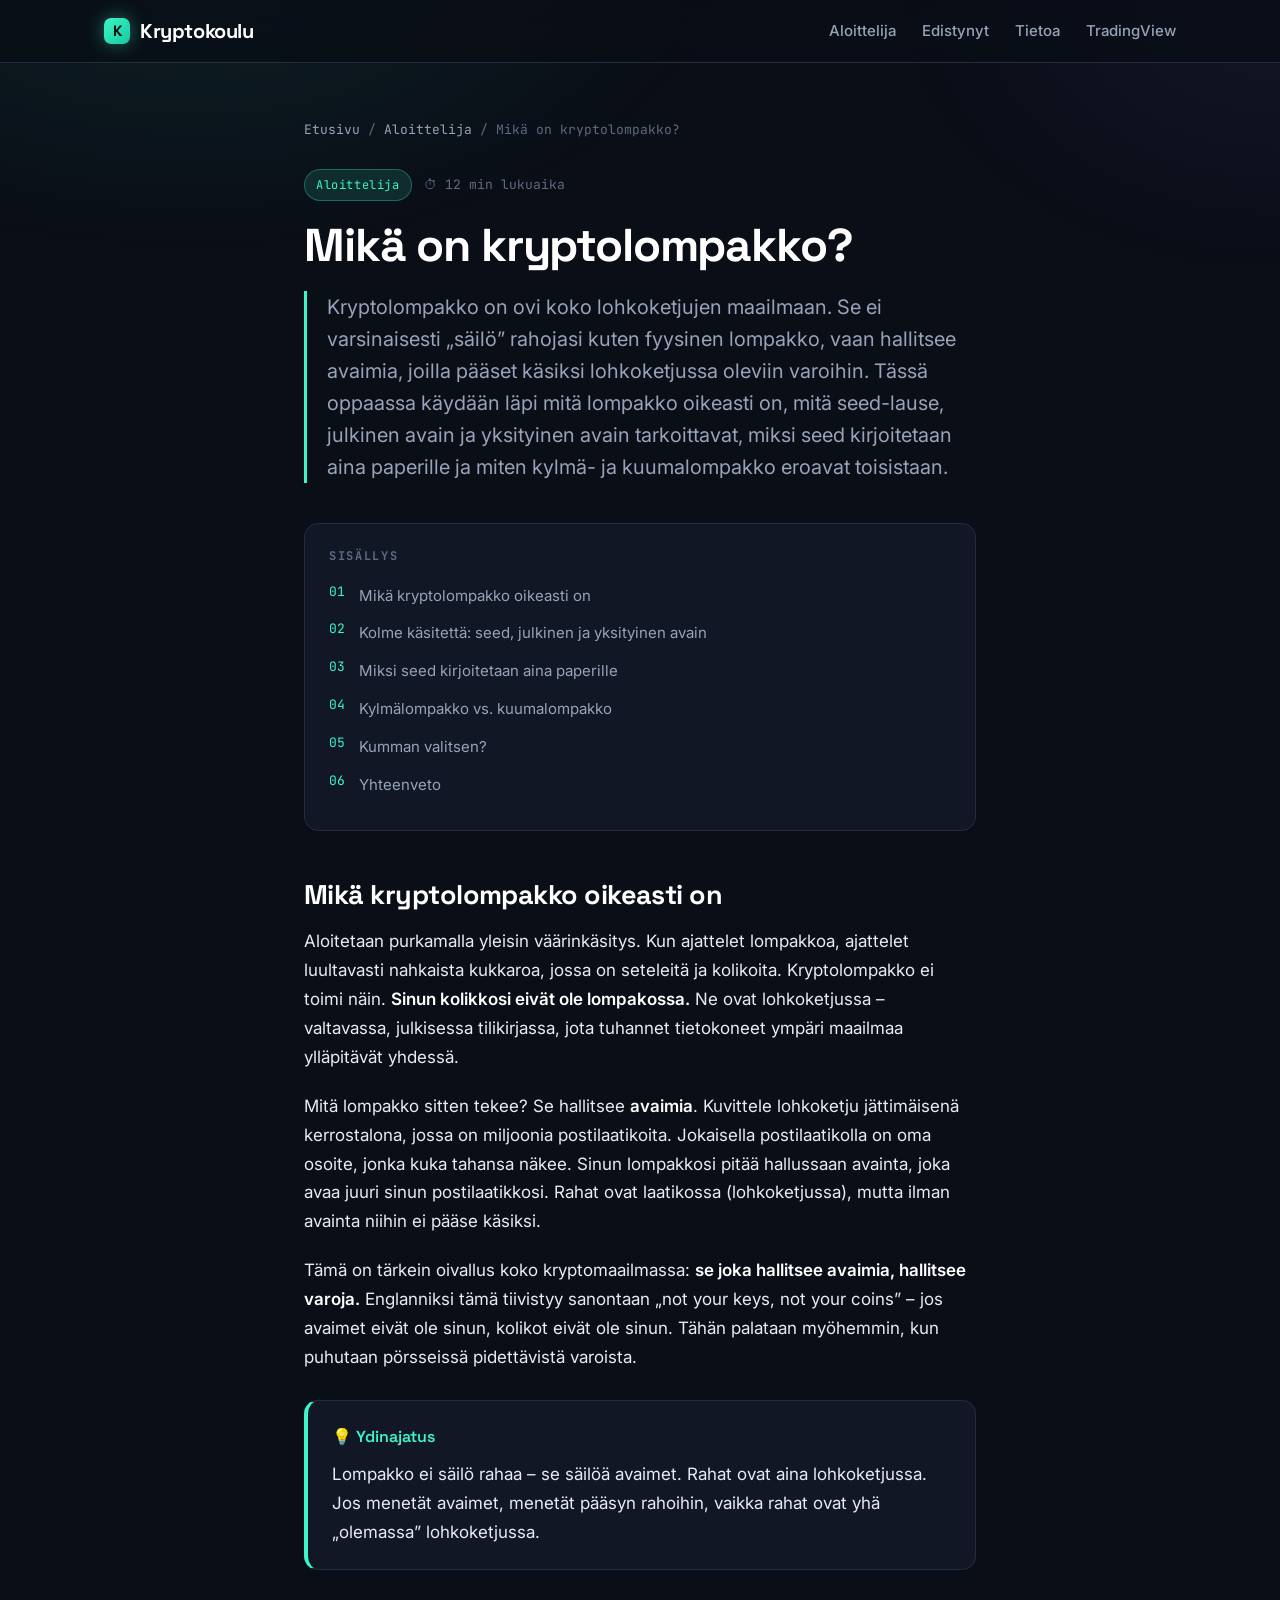
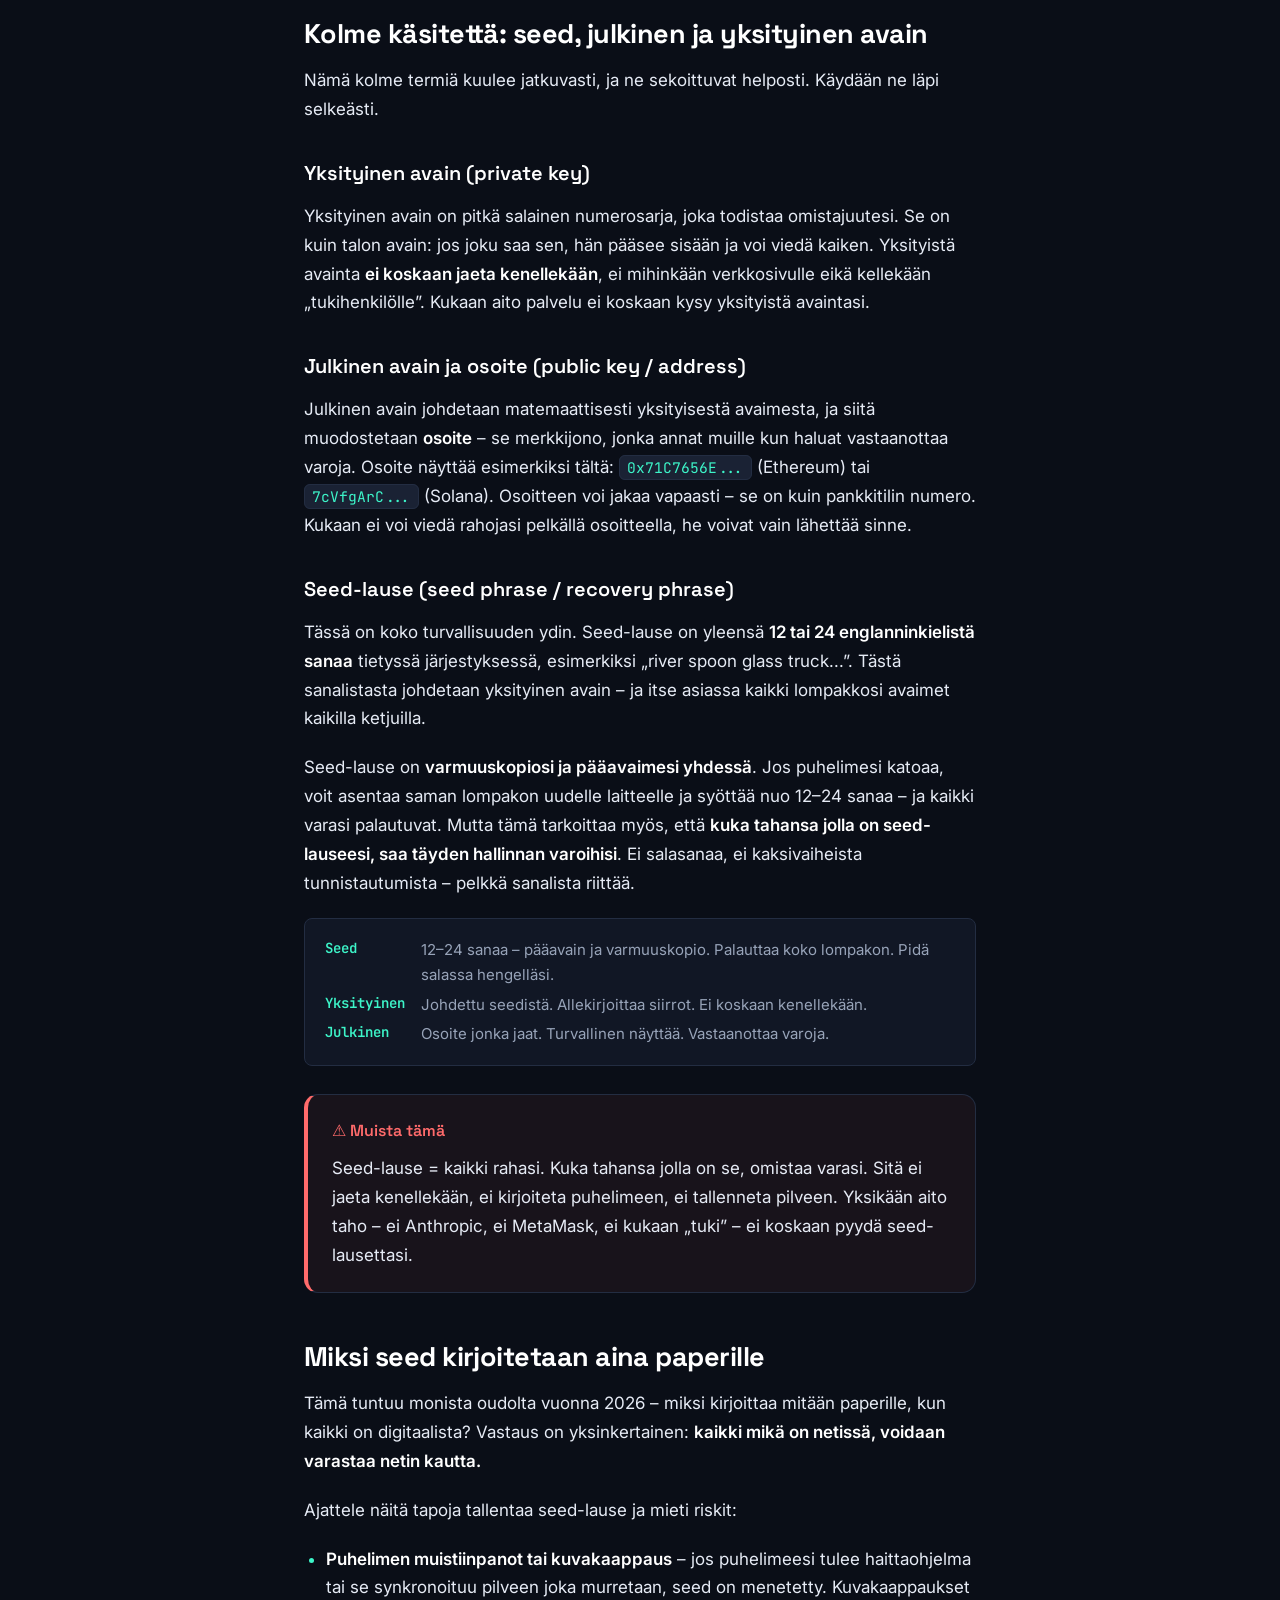
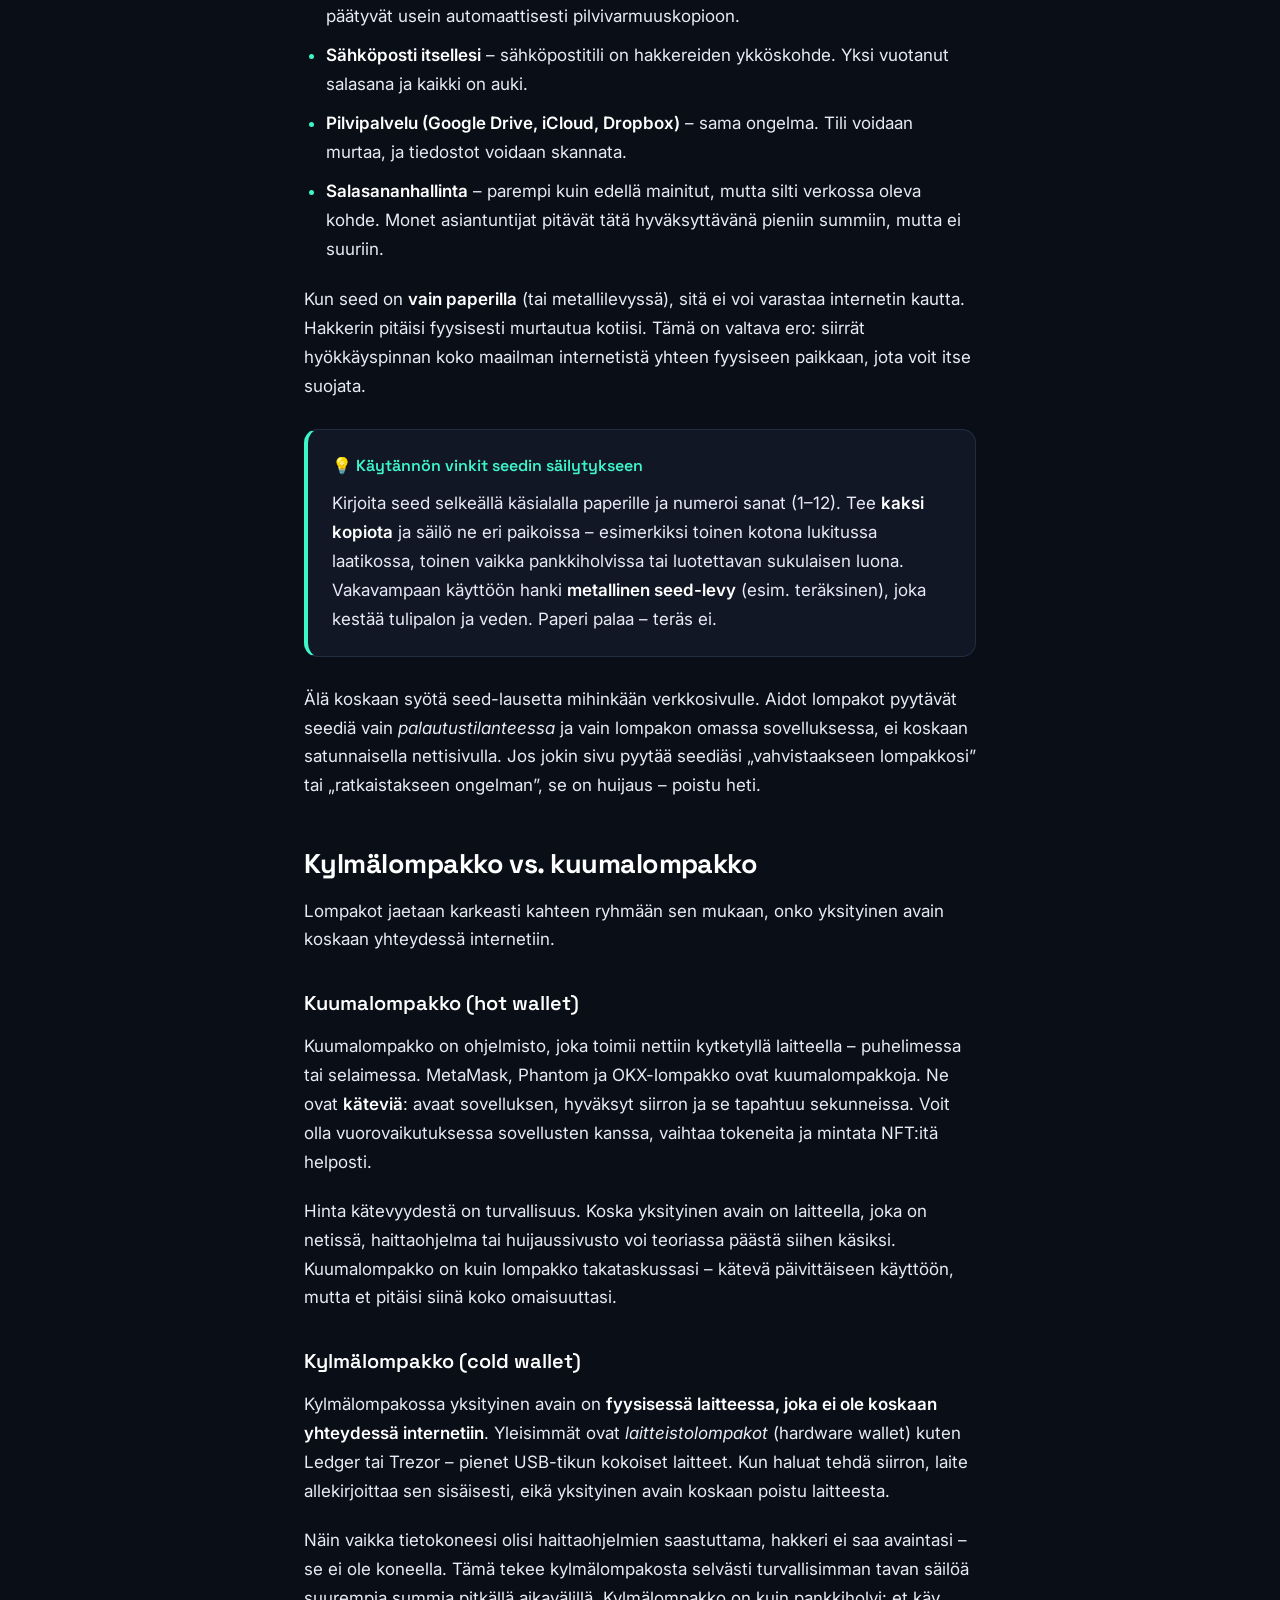
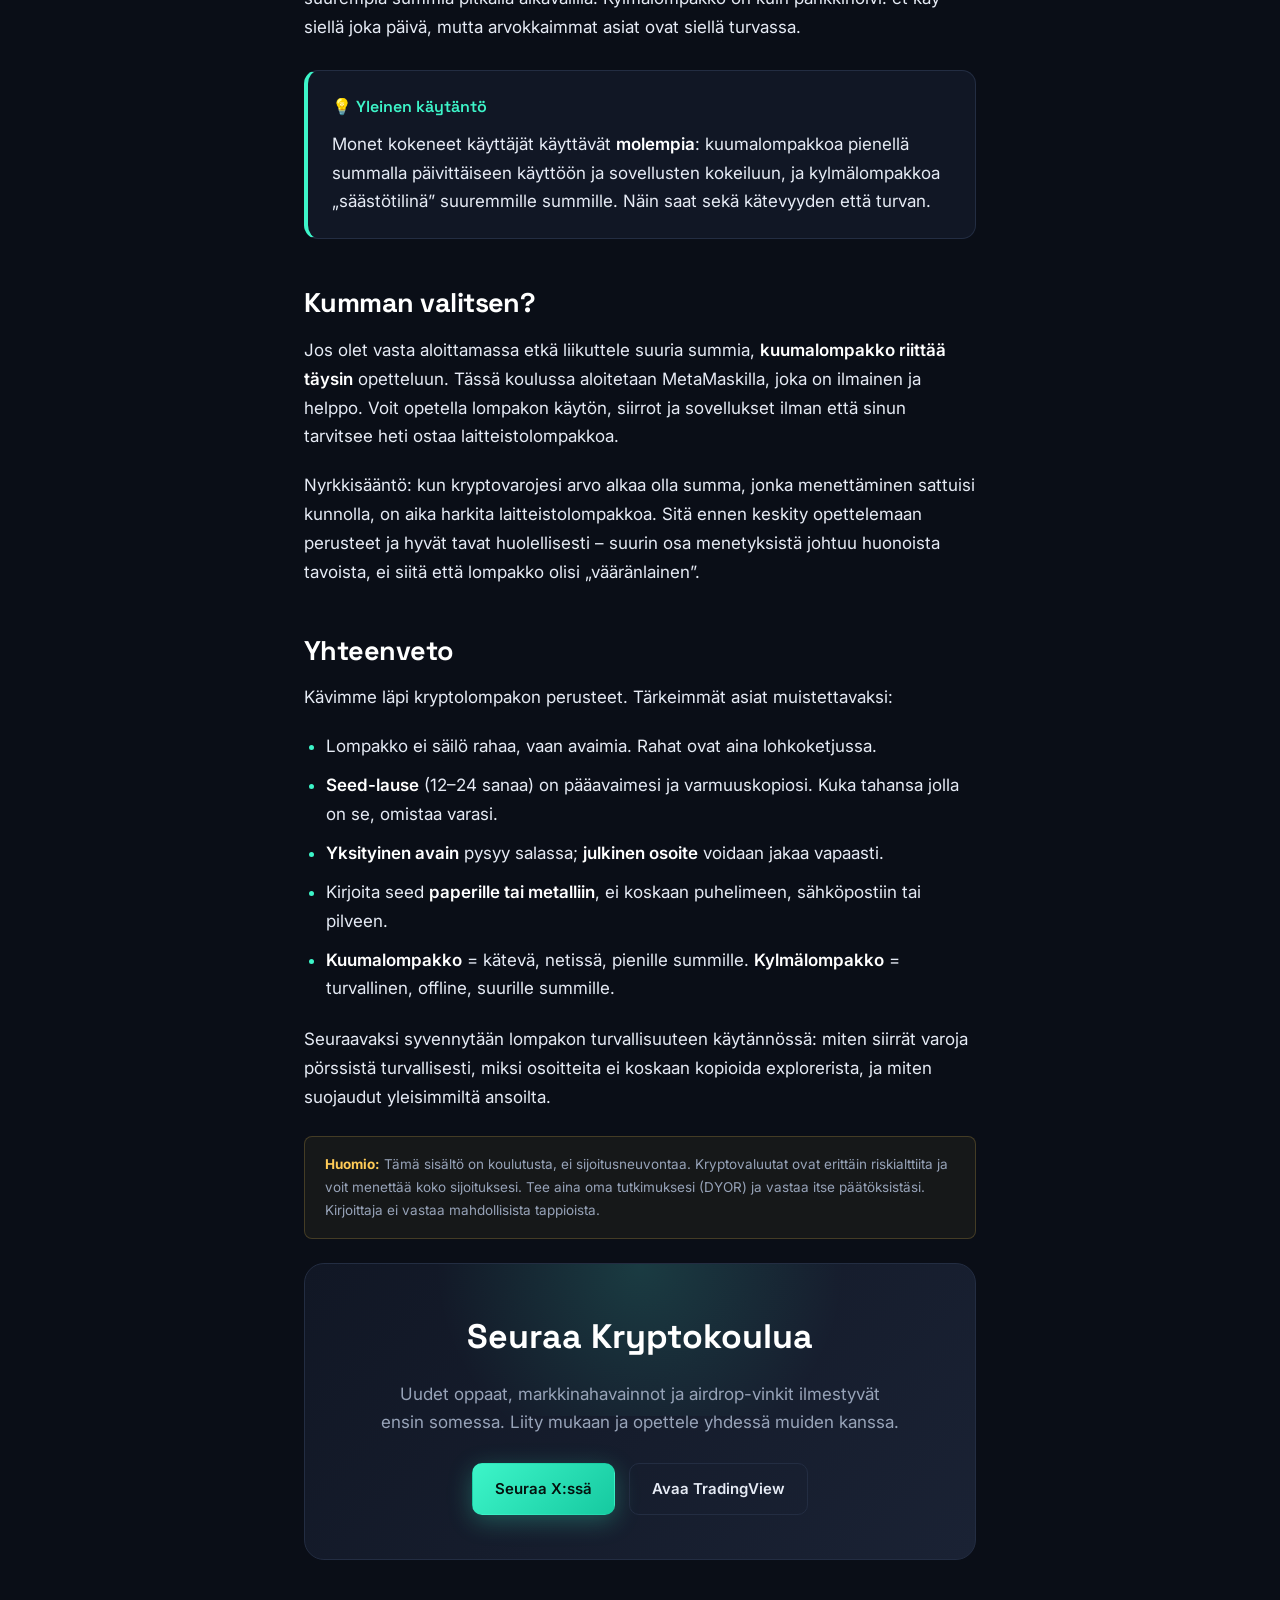
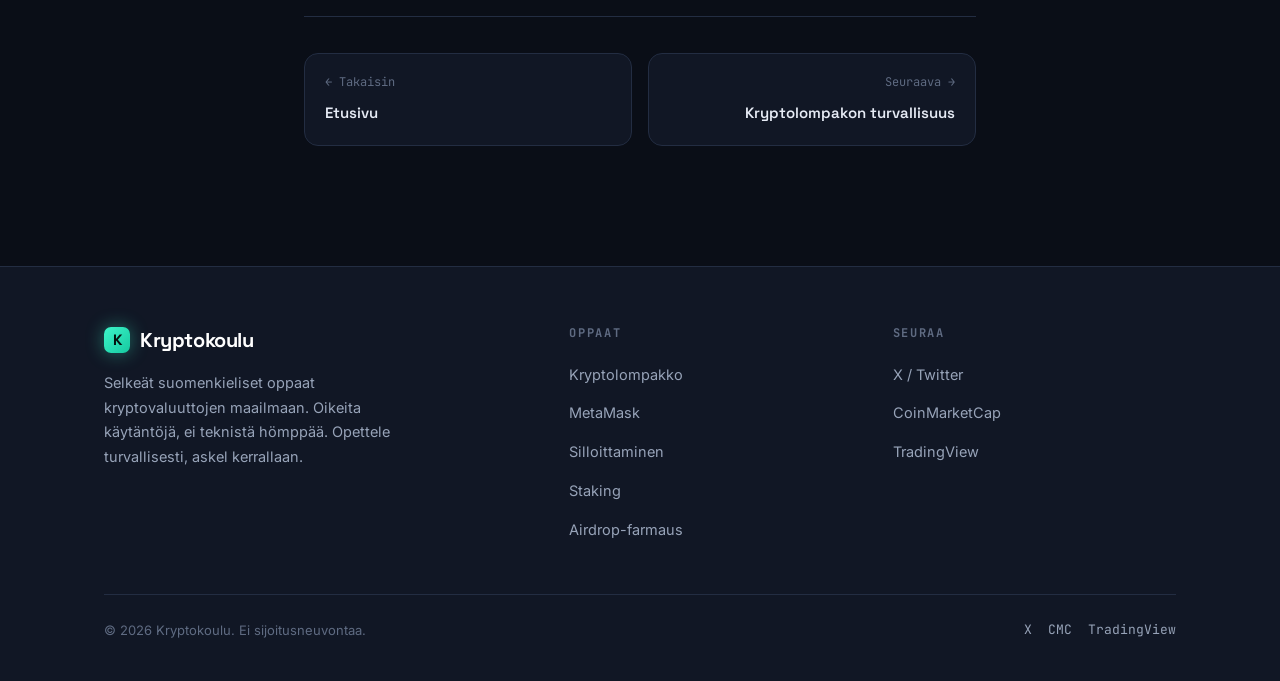
<file: artikkelit/kryptolompakko.html>
<!DOCTYPE html>
<html lang="fi">
<head>
<meta charset="UTF-8">
<meta name="viewport" content="width=device-width, initial-scale=1.0">
<title>Mikä on kryptolompakko? | Kryptokoulu</title>
<meta name="description" content="Seed-lause, julkinen ja yksityinen avain, ja miksi kylmä- ja kuumalompakko eroavat toisistaan.">
<meta name="keywords" content="kryptolompakko, seed-lause, yksityinen avain, julkinen avain, kylmälompakko, kuumalompakko, krypto suomeksi">
<meta name="author" content="Kryptokoulu">
<meta name="robots" content="index, follow">
<link rel="canonical" href="https://kryptokoulu.github.io/kryptokoulu/artikkelit/kryptolompakko.html">

<!-- Open Graph -->
<meta property="og:type" content="article">
<meta property="og:title" content="Mikä on kryptolompakko? | Kryptokoulu">
<meta property="og:description" content="Seed-lause, julkinen ja yksityinen avain, ja miksi kylmä- ja kuumalompakko eroavat toisistaan.">
<meta property="og:url" content="https://kryptokoulu.github.io/kryptokoulu/artikkelit/kryptolompakko.html">
<meta property="og:site_name" content="Kryptokoulu">
<meta property="og:locale" content="fi_FI">

<!-- Twitter Card -->
<meta name="twitter:card" content="summary_large_image">
<meta name="twitter:site" content="@Kryptokoulu">
<meta name="twitter:title" content="Mikä on kryptolompakko? | Kryptokoulu">
<meta name="twitter:description" content="Seed-lause, julkinen ja yksityinen avain, ja miksi kylmä- ja kuumalompakko eroavat toisistaan.">

<link rel="preconnect" href="https://fonts.googleapis.com">
<link rel="preconnect" href="https://fonts.gstatic.com" crossorigin>
<link href="https://fonts.googleapis.com/css2?family=Space+Grotesk:wght@400;500;600;700&family=Inter:wght@400;500;600;700&family=JetBrains+Mono:wght@400;500;700&display=swap" rel="stylesheet">
<link rel="stylesheet" href="../css/tyyli.css">
</head>
<body>

<nav class="navi">
  <div class="navi__sisalto">
    <a href="../index.html" class="logo">
      <span class="logo__merkki">K</span> Kryptokoulu
    </a>
    <div class="navi__linkit" id="navilinkit">
      <a href="../index.html#aloittelija">Aloittelija</a>
      <a href="../index.html#edistynyt">Edistynyt</a>
      <a href="../index.html#tietoa">Tietoa</a>
      <a href="https://www.tradingview.com/?aff_id=168670" target="_blank" rel="noopener">TradingView</a>
    </div>
    <button class="navi-nappi" onclick="document.getElementById('navilinkit').classList.toggle('auki')" aria-label="Valikko">☰</button>
  </div>
</nav>

<main class="artikkeli">
  <article class="artikkeli__wrap">
    <nav class="murupolku">
      <a href="../index.html">Etusivu</a> <span>/</span>
      <a href="../index.html#aloittelija">Aloittelija</a> <span>/</span>
      <span>Mikä on kryptolompakko?</span>
    </nav>
    <div class="artikkeli__meta">
      <span class="merkki">Aloittelija</span>
      <span class="lukuaika">⏱ 12 min lukuaika</span>
    </div>
    <h1>Mikä on kryptolompakko?</h1>
    <p class="artikkeli__ingressi">Kryptolompakko on ovi koko lohkoketjujen maailmaan. Se ei varsinaisesti „säilö” rahojasi kuten fyysinen lompakko, vaan hallitsee avaimia, joilla pääset käsiksi lohkoketjussa oleviin varoihin. Tässä oppaassa käydään läpi mitä lompakko oikeasti on, mitä seed-lause, julkinen avain ja yksityinen avain tarkoittavat, miksi seed kirjoitetaan aina paperille ja miten kylmä- ja kuumalompakko eroavat toisistaan.</p>
    <nav class="sisallys">
      <h2>Sisällys</h2>
      <ol>
          <li><a href="#mika">Mikä kryptolompakko oikeasti on</a></li>
          <li><a href="#avaimet">Kolme käsitettä: seed, julkinen ja yksityinen avain</a></li>
          <li><a href="#paperille">Miksi seed kirjoitetaan aina paperille</a></li>
          <li><a href="#kylma-kuuma">Kylmälompakko vs. kuumalompakko</a></li>
          <li><a href="#kumpi">Kumman valitsen?</a></li>
          <li><a href="#yhteenveto">Yhteenveto</a></li>
      </ol>
    </nav>
    <div class="sisalto">
<h2 id="mika">Mikä kryptolompakko oikeasti on</h2>

<p>Aloitetaan purkamalla yleisin väärinkäsitys. Kun ajattelet lompakkoa, ajattelet luultavasti nahkaista kukkaroa, jossa on seteleitä ja kolikoita. Kryptolompakko ei toimi näin. <strong>Sinun kolikkosi eivät ole lompakossa.</strong> Ne ovat lohkoketjussa – valtavassa, julkisessa tilikirjassa, jota tuhannet tietokoneet ympäri maailmaa ylläpitävät yhdessä.</p>

<p>Mitä lompakko sitten tekee? Se hallitsee <strong>avaimia</strong>. Kuvittele lohkoketju jättimäisenä kerrostalona, jossa on miljoonia postilaatikoita. Jokaisella postilaatikolla on oma osoite, jonka kuka tahansa näkee. Sinun lompakkosi pitää hallussaan avainta, joka avaa juuri sinun postilaatikkosi. Rahat ovat laatikossa (lohkoketjussa), mutta ilman avainta niihin ei pääse käsiksi.</p>

<p>Tämä on tärkein oivallus koko kryptomaailmassa: <strong>se joka hallitsee avaimia, hallitsee varoja.</strong> Englanniksi tämä tiivistyy sanontaan „not your keys, not your coins” – jos avaimet eivät ole sinun, kolikot eivät ole sinun. Tähän palataan myöhemmin, kun puhutaan pörsseissä pidettävistä varoista.</p>

<div class="laatikko laatikko--vinkki">
  <div class="laatikko__otsikko">💡 Ydinajatus</div>
  <p>Lompakko ei säilö rahaa – se säilöä avaimet. Rahat ovat aina lohkoketjussa. Jos menetät avaimet, menetät pääsyn rahoihin, vaikka rahat ovat yhä „olemassa” lohkoketjussa.</p>
</div>

<h2 id="avaimet">Kolme käsitettä: seed, julkinen ja yksityinen avain</h2>

<p>Nämä kolme termiä kuulee jatkuvasti, ja ne sekoittuvat helposti. Käydään ne läpi selkeästi.</p>

<h3>Yksityinen avain (private key)</h3>
<p>Yksityinen avain on pitkä salainen numerosarja, joka todistaa omistajuutesi. Se on kuin talon avain: jos joku saa sen, hän pääsee sisään ja voi viedä kaiken. Yksityistä avainta <strong>ei koskaan jaeta kenellekään</strong>, ei mihinkään verkkosivulle eikä kellekään „tukihenkilölle”. Kukaan aito palvelu ei koskaan kysy yksityistä avaintasi.</p>

<h3>Julkinen avain ja osoite (public key / address)</h3>
<p>Julkinen avain johdetaan matemaattisesti yksityisestä avaimesta, ja siitä muodostetaan <strong>osoite</strong> – se merkkijono, jonka annat muille kun haluat vastaanottaa varoja. Osoite näyttää esimerkiksi tältä: <code>0x71C7656E...</code> (Ethereum) tai <code>7cVfgArC...</code> (Solana). Osoitteen voi jakaa vapaasti – se on kuin pankkitilin numero. Kukaan ei voi viedä rahojasi pelkällä osoitteella, he voivat vain lähettää sinne.</p>

<h3>Seed-lause (seed phrase / recovery phrase)</h3>
<p>Tässä on koko turvallisuuden ydin. Seed-lause on yleensä <strong>12 tai 24 englanninkielistä sanaa</strong> tietyssä järjestyksessä, esimerkiksi „river spoon glass truck...”. Tästä sanalistasta johdetaan yksityinen avain – ja itse asiassa kaikki lompakkosi avaimet kaikilla ketjuilla.</p>

<p>Seed-lause on <strong>varmuuskopiosi ja pääavaimesi yhdessä</strong>. Jos puhelimesi katoaa, voit asentaa saman lompakon uudelle laitteelle ja syöttää nuo 12–24 sanaa – ja kaikki varasi palautuvat. Mutta tämä tarkoittaa myös, että <strong>kuka tahansa jolla on seed-lauseesi, saa täyden hallinnan varoihisi</strong>. Ei salasanaa, ei kaksivaiheista tunnistautumista – pelkkä sanalista riittää.</p>

<dl class="termi">
  <dt>Seed</dt><dd>12–24 sanaa – pääavain ja varmuuskopio. Palauttaa koko lompakon. Pidä salassa hengelläsi.</dd>
  <dt>Yksityinen</dt><dd>Johdettu seedistä. Allekirjoittaa siirrot. Ei koskaan kenellekään.</dd>
  <dt>Julkinen</dt><dd>Osoite jonka jaat. Turvallinen näyttää. Vastaanottaa varoja.</dd>
</dl>

<div class="laatikko laatikko--vaara">
  <div class="laatikko__otsikko">⚠️ Muista tämä</div>
  <p>Seed-lause = kaikki rahasi. Kuka tahansa jolla on se, omistaa varasi. Sitä ei jaeta kenellekään, ei kirjoiteta puhelimeen, ei tallenneta pilveen. Yksikään aito taho – ei Anthropic, ei MetaMask, ei kukaan „tuki” – ei koskaan pyydä seed-lausettasi.</p>
</div>

<h2 id="paperille">Miksi seed kirjoitetaan aina paperille</h2>

<p>Tämä tuntuu monista oudolta vuonna 2026 – miksi kirjoittaa mitään paperille, kun kaikki on digitaalista? Vastaus on yksinkertainen: <strong>kaikki mikä on netissä, voidaan varastaa netin kautta.</strong></p>

<p>Ajattele näitä tapoja tallentaa seed-lause ja mieti riskit:</p>

<ul>
  <li><strong>Puhelimen muistiinpanot tai kuvakaappaus</strong> – jos puhelimeesi tulee haittaohjelma tai se synkronoituu pilveen joka murretaan, seed on menetetty. Kuvakaappaukset päätyvät usein automaattisesti pilvivarmuuskopioon.</li>
  <li><strong>Sähköposti itsellesi</strong> – sähköpostitili on hakkereiden ykköskohde. Yksi vuotanut salasana ja kaikki on auki.</li>
  <li><strong>Pilvipalvelu (Google Drive, iCloud, Dropbox)</strong> – sama ongelma. Tili voidaan murtaa, ja tiedostot voidaan skannata.</li>
  <li><strong>Salasananhallinta</strong> – parempi kuin edellä mainitut, mutta silti verkossa oleva kohde. Monet asiantuntijat pitävät tätä hyväksyttävänä pieniin summiin, mutta ei suuriin.</li>
</ul>

<p>Kun seed on <strong>vain paperilla</strong> (tai metallilevyssä), sitä ei voi varastaa internetin kautta. Hakkerin pitäisi fyysisesti murtautua kotiisi. Tämä on valtava ero: siirrät hyökkäyspinnan koko maailman internetistä yhteen fyysiseen paikkaan, jota voit itse suojata.</p>

<div class="laatikko laatikko--vinkki">
  <div class="laatikko__otsikko">💡 Käytännön vinkit seedin säilytykseen</div>
  <p>Kirjoita seed selkeällä käsialalla paperille ja numeroi sanat (1–12). Tee <strong>kaksi kopiota</strong> ja säilö ne eri paikoissa – esimerkiksi toinen kotona lukitussa laatikossa, toinen vaikka pankkiholvissa tai luotettavan sukulaisen luona. Vakavampaan käyttöön hanki <strong>metallinen seed-levy</strong> (esim. teräksinen), joka kestää tulipalon ja veden. Paperi palaa – teräs ei.</p>
</div>

<p>Älä koskaan syötä seed-lausetta mihinkään verkkosivulle. Aidot lompakot pyytävät seediä vain <em>palautustilanteessa</em> ja vain lompakon omassa sovelluksessa, ei koskaan satunnaisella nettisivulla. Jos jokin sivu pyytää seediäsi „vahvistaakseen lompakkosi” tai „ratkaistakseen ongelman”, se on huijaus – poistu heti.</p>

<h2 id="kylma-kuuma">Kylmälompakko vs. kuumalompakko</h2>

<p>Lompakot jaetaan karkeasti kahteen ryhmään sen mukaan, onko yksityinen avain koskaan yhteydessä internetiin.</p>

<h3>Kuumalompakko (hot wallet)</h3>
<p>Kuumalompakko on ohjelmisto, joka toimii nettiin kytketyllä laitteella – puhelimessa tai selaimessa. MetaMask, Phantom ja OKX-lompakko ovat kuumalompakkoja. Ne ovat <strong>käteviä</strong>: avaat sovelluksen, hyväksyt siirron ja se tapahtuu sekunneissa. Voit olla vuorovaikutuksessa sovellusten kanssa, vaihtaa tokeneita ja mintata NFT:itä helposti.</p>
<p>Hinta kätevyydestä on turvallisuus. Koska yksityinen avain on laitteella, joka on netissä, haittaohjelma tai huijaussivusto voi teoriassa päästä siihen käsiksi. Kuumalompakko on kuin lompakko takataskussasi – kätevä päivittäiseen käyttöön, mutta et pitäisi siinä koko omaisuuttasi.</p>

<h3>Kylmälompakko (cold wallet)</h3>
<p>Kylmälompakossa yksityinen avain on <strong>fyysisessä laitteessa, joka ei ole koskaan yhteydessä internetiin</strong>. Yleisimmät ovat <em>laitteistolompakot</em> (hardware wallet) kuten Ledger tai Trezor – pienet USB-tikun kokoiset laitteet. Kun haluat tehdä siirron, laite allekirjoittaa sen sisäisesti, eikä yksityinen avain koskaan poistu laitteesta.</p>
<p>Näin vaikka tietokoneesi olisi haittaohjelmien saastuttama, hakkeri ei saa avaintasi – se ei ole koneella. Tämä tekee kylmälompakosta selvästi turvallisimman tavan säilöä suurempia summia pitkällä aikavälillä. Kylmälompakko on kuin pankkiholvi: et käy siellä joka päivä, mutta arvokkaimmat asiat ovat siellä turvassa.</p>

<div class="laatikko laatikko--vinkki">
  <div class="laatikko__otsikko">💡 Yleinen käytäntö</div>
  <p>Monet kokeneet käyttäjät käyttävät <strong>molempia</strong>: kuumalompakkoa pienellä summalla päivittäiseen käyttöön ja sovellusten kokeiluun, ja kylmälompakkoa „säästötilinä” suuremmille summille. Näin saat sekä kätevyyden että turvan.</p>
</div>

<h2 id="kumpi">Kumman valitsen?</h2>

<p>Jos olet vasta aloittamassa etkä liikuttele suuria summia, <strong>kuumalompakko riittää täysin</strong> opetteluun. Tässä koulussa aloitetaan MetaMaskilla, joka on ilmainen ja helppo. Voit opetella lompakon käytön, siirrot ja sovellukset ilman että sinun tarvitsee heti ostaa laitteistolompakkoa.</p>

<p>Nyrkkisääntö: kun kryptovarojesi arvo alkaa olla summa, jonka menettäminen sattuisi kunnolla, on aika harkita laitteistolompakkoa. Sitä ennen keskity opettelemaan perusteet ja hyvät tavat huolellisesti – suurin osa menetyksistä johtuu huonoista tavoista, ei siitä että lompakko olisi „vääränlainen”.</p>

<h2 id="yhteenveto">Yhteenveto</h2>

<p>Kävimme läpi kryptolompakon perusteet. Tärkeimmät asiat muistettavaksi:</p>

<ul>
  <li>Lompakko ei säilö rahaa, vaan avaimia. Rahat ovat aina lohkoketjussa.</li>
  <li><strong>Seed-lause</strong> (12–24 sanaa) on pääavaimesi ja varmuuskopiosi. Kuka tahansa jolla on se, omistaa varasi.</li>
  <li><strong>Yksityinen avain</strong> pysyy salassa; <strong>julkinen osoite</strong> voidaan jakaa vapaasti.</li>
  <li>Kirjoita seed <strong>paperille tai metalliin</strong>, ei koskaan puhelimeen, sähköpostiin tai pilveen.</li>
  <li><strong>Kuumalompakko</strong> = kätevä, netissä, pienille summille. <strong>Kylmälompakko</strong> = turvallinen, offline, suurille summille.</li>
</ul>

<p>Seuraavaksi syvennytään lompakon turvallisuuteen käytännössä: miten siirrät varoja pörssistä turvallisesti, miksi osoitteita ei koskaan kopioida explorerista, ja miten suojaudut yleisimmiltä ansoilta.</p>
    </div>
    <div class="vastuuvapaus">
  <strong>Huomio:</strong> Tämä sisältö on koulutusta, ei sijoitusneuvontaa. Kryptovaluutat ovat erittäin riskialttiita ja voit menettää koko sijoituksesi. Tee aina oma tutkimuksesi (DYOR) ja vastaa itse päätöksistäsi. Kirjoittaja ei vastaa mahdollisista tappioista.
</div>
    <div class="cta">
  <h2>Seuraa Kryptokoulua</h2>
  <p>Uudet oppaat, markkinahavainnot ja airdrop-vinkit ilmestyvät ensin somessa. Liity mukaan ja opettele yhdessä muiden kanssa.</p>
  <div class="cta__napit">
    <a href="https://x.com/Kryptokoulu" target="_blank" rel="noopener" class="nappi nappi--paa">Seuraa X:ssä</a>
    <a href="https://www.tradingview.com/?aff_id=168670" target="_blank" rel="noopener" class="nappi nappi--reuna">Avaa TradingView</a>
  </div>
</div>
    <nav class="artikkeli-navi">
<a href="../index.html"><span>← Takaisin</span><b>Etusivu</b></a>
<a href="lompakon-turvallisuus.html" class="seur"><span>Seuraava →</span><b>Kryptolompakon turvallisuus</b></a>
</nav>
  </article>
</main>
<footer class="alatunniste">
  <div class="wrap">
    <div class="alatunniste__grid">
      <div>
        <a href="../index.html" class="logo alatunniste__logo">
          <span class="logo__merkki">K</span> Kryptokoulu
        </a>
        <p>Selkeät suomenkieliset oppaat kryptovaluuttojen maailmaan. Oikeita käytäntöjä, ei teknistä hömppää. Opettele turvallisesti, askel kerrallaan.</p>
      </div>
      <div>
        <h5>Oppaat</h5>
        <ul>
          <li><a href="kryptolompakko.html">Kryptolompakko</a></li>
          <li><a href="metamask.html">MetaMask</a></li>
          <li><a href="silloittaminen.html">Silloittaminen</a></li>
          <li><a href="staking.html">Staking</a></li>
          <li><a href="airdrop.html">Airdrop-farmaus</a></li>
        </ul>
      </div>
      <div>
        <h5>Seuraa</h5>
        <ul>
          <li><a href="https://x.com/Kryptokoulu" target="_blank" rel="noopener">X / Twitter</a></li>
          <li><a href="https://coinmarketcap.com/community/profile/krytokoulu/" target="_blank" rel="noopener">CoinMarketCap</a></li>
          <li><a href="https://www.tradingview.com/?aff_id=168670" target="_blank" rel="noopener">TradingView</a></li>
        </ul>
      </div>
    </div>
    <div class="alatunniste__alaosa">
      <span>© 2026 Kryptokoulu. Ei sijoitusneuvontaa.</span>
      <div class="some-linkit">
        <a href="https://x.com/Kryptokoulu" target="_blank" rel="noopener">X</a>
        <a href="https://coinmarketcap.com/community/profile/krytokoulu/" target="_blank" rel="noopener">CMC</a>
        <a href="https://www.tradingview.com/?aff_id=168670" target="_blank" rel="noopener">TradingView</a>
      </div>
    </div>
  </div>
</footer>
</body>
</html>
<script type="application/ld+json">
{
  "@context": "https://schema.org",
  "@type": "Article",
  "headline": "Mikä on kryptolompakko?",
  "description": "Seed-lause, julkinen ja yksityinen avain, ja miksi kylmä- ja kuumalompakko eroavat toisistaan.",
  "author": { "@type": "Organization", "name": "Kryptokoulu" },
  "publisher": { "@type": "Organization", "name": "Kryptokoulu" },
  "inLanguage": "fi-FI",
  "url": "https://kryptokoulu.github.io/kryptokoulu/artikkelit/kryptolompakko.html"
}
</script>
</file>
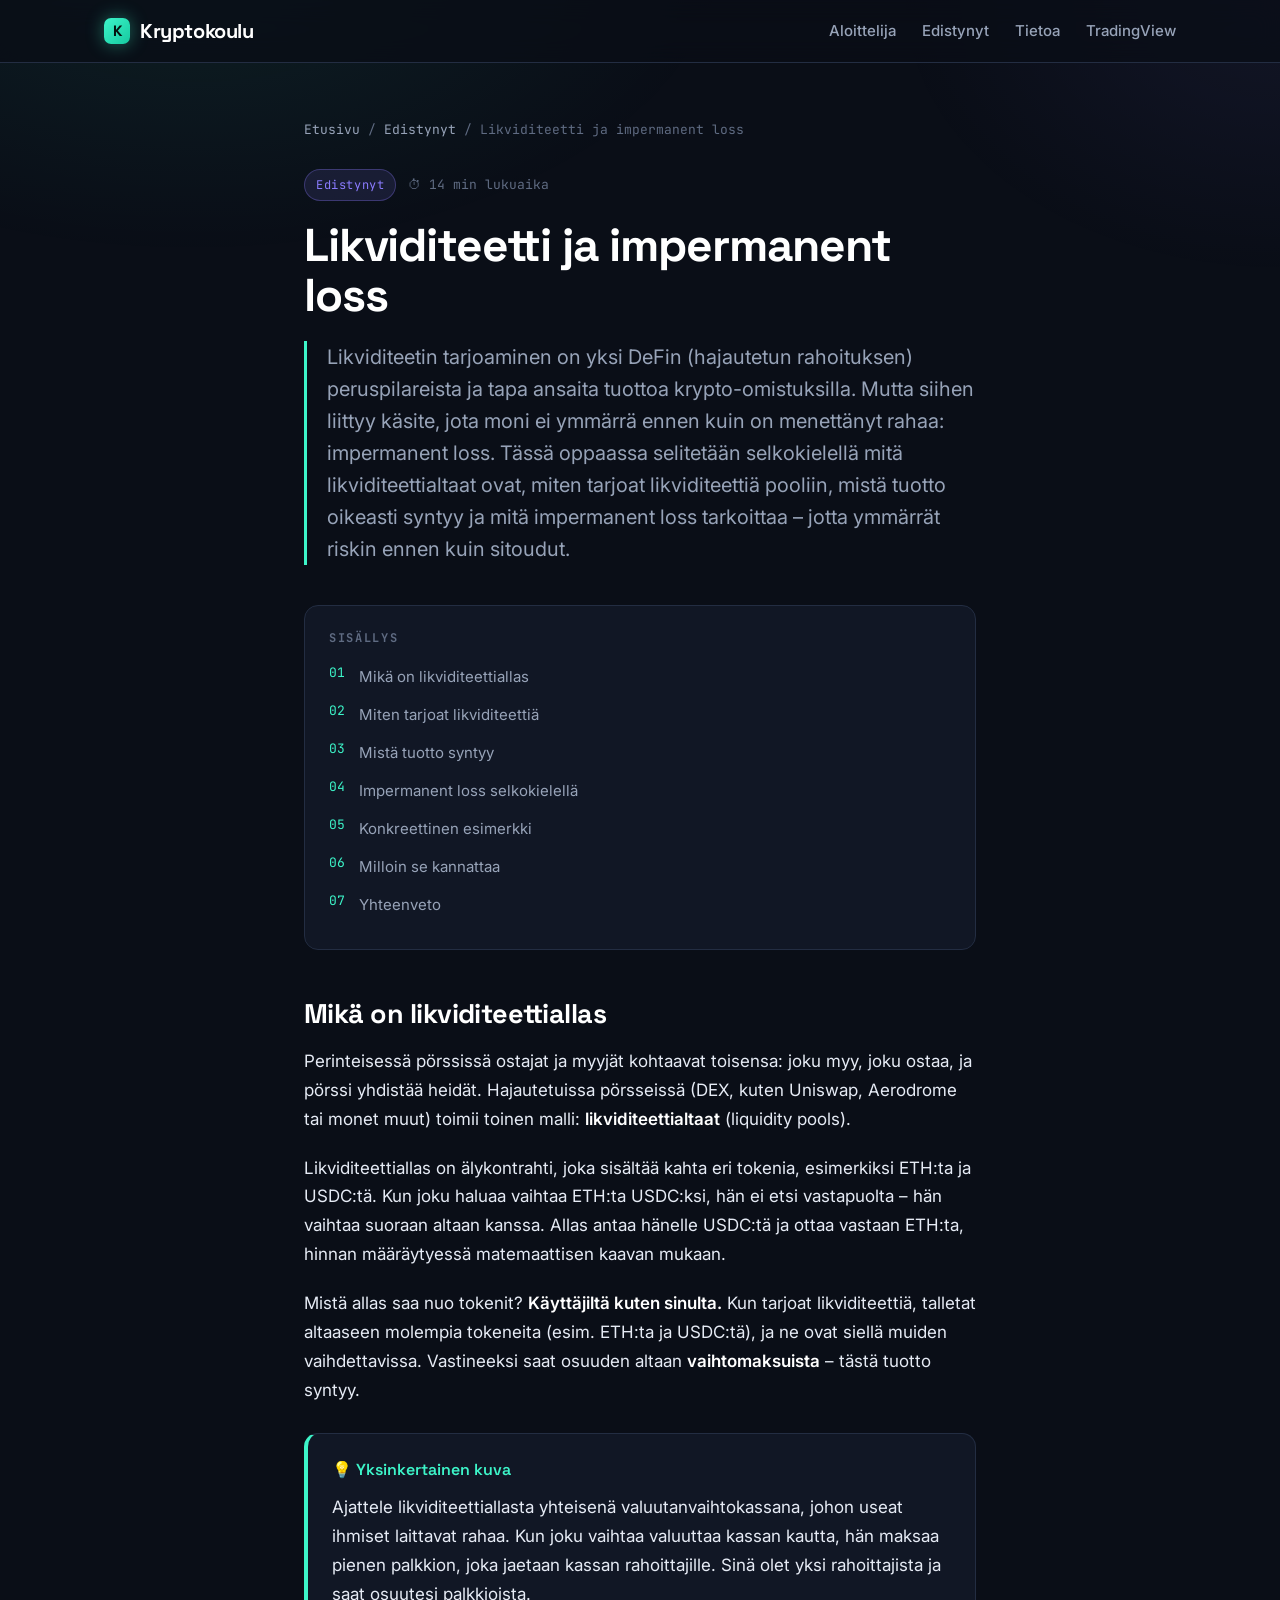
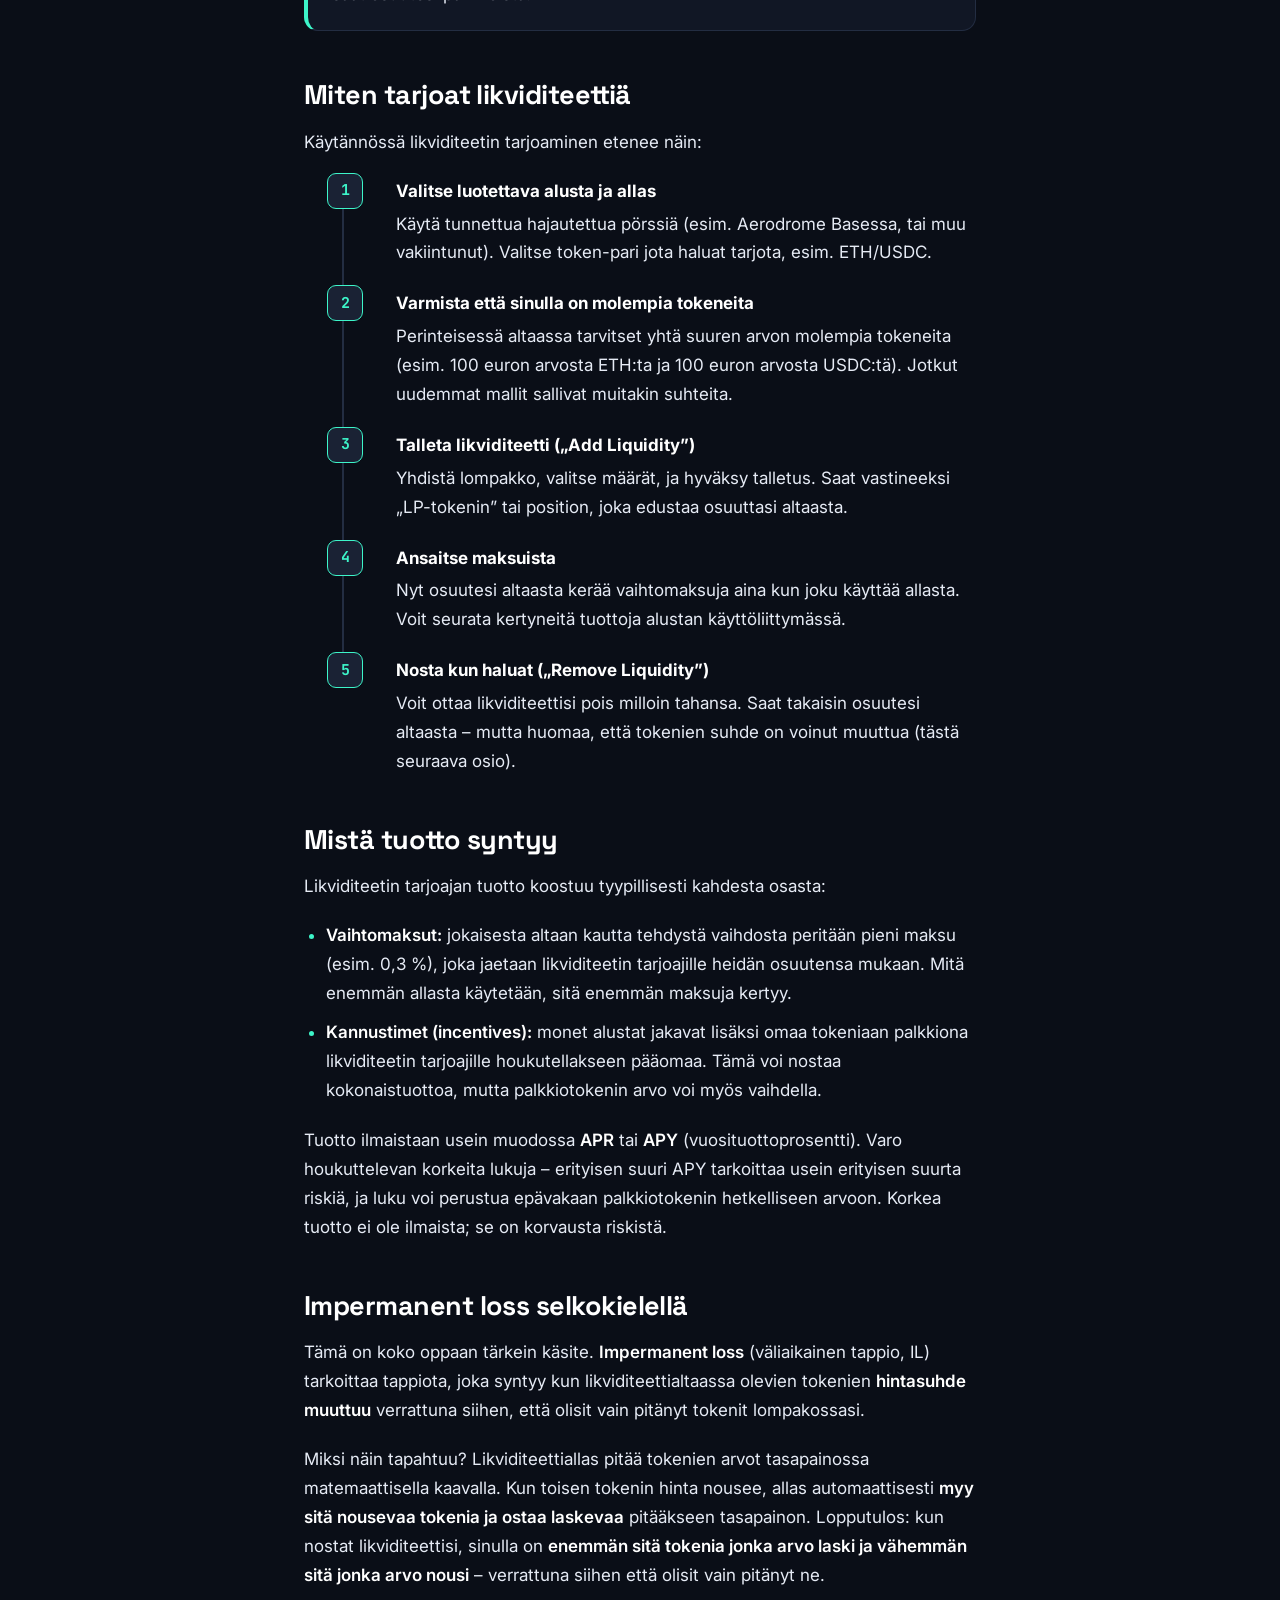
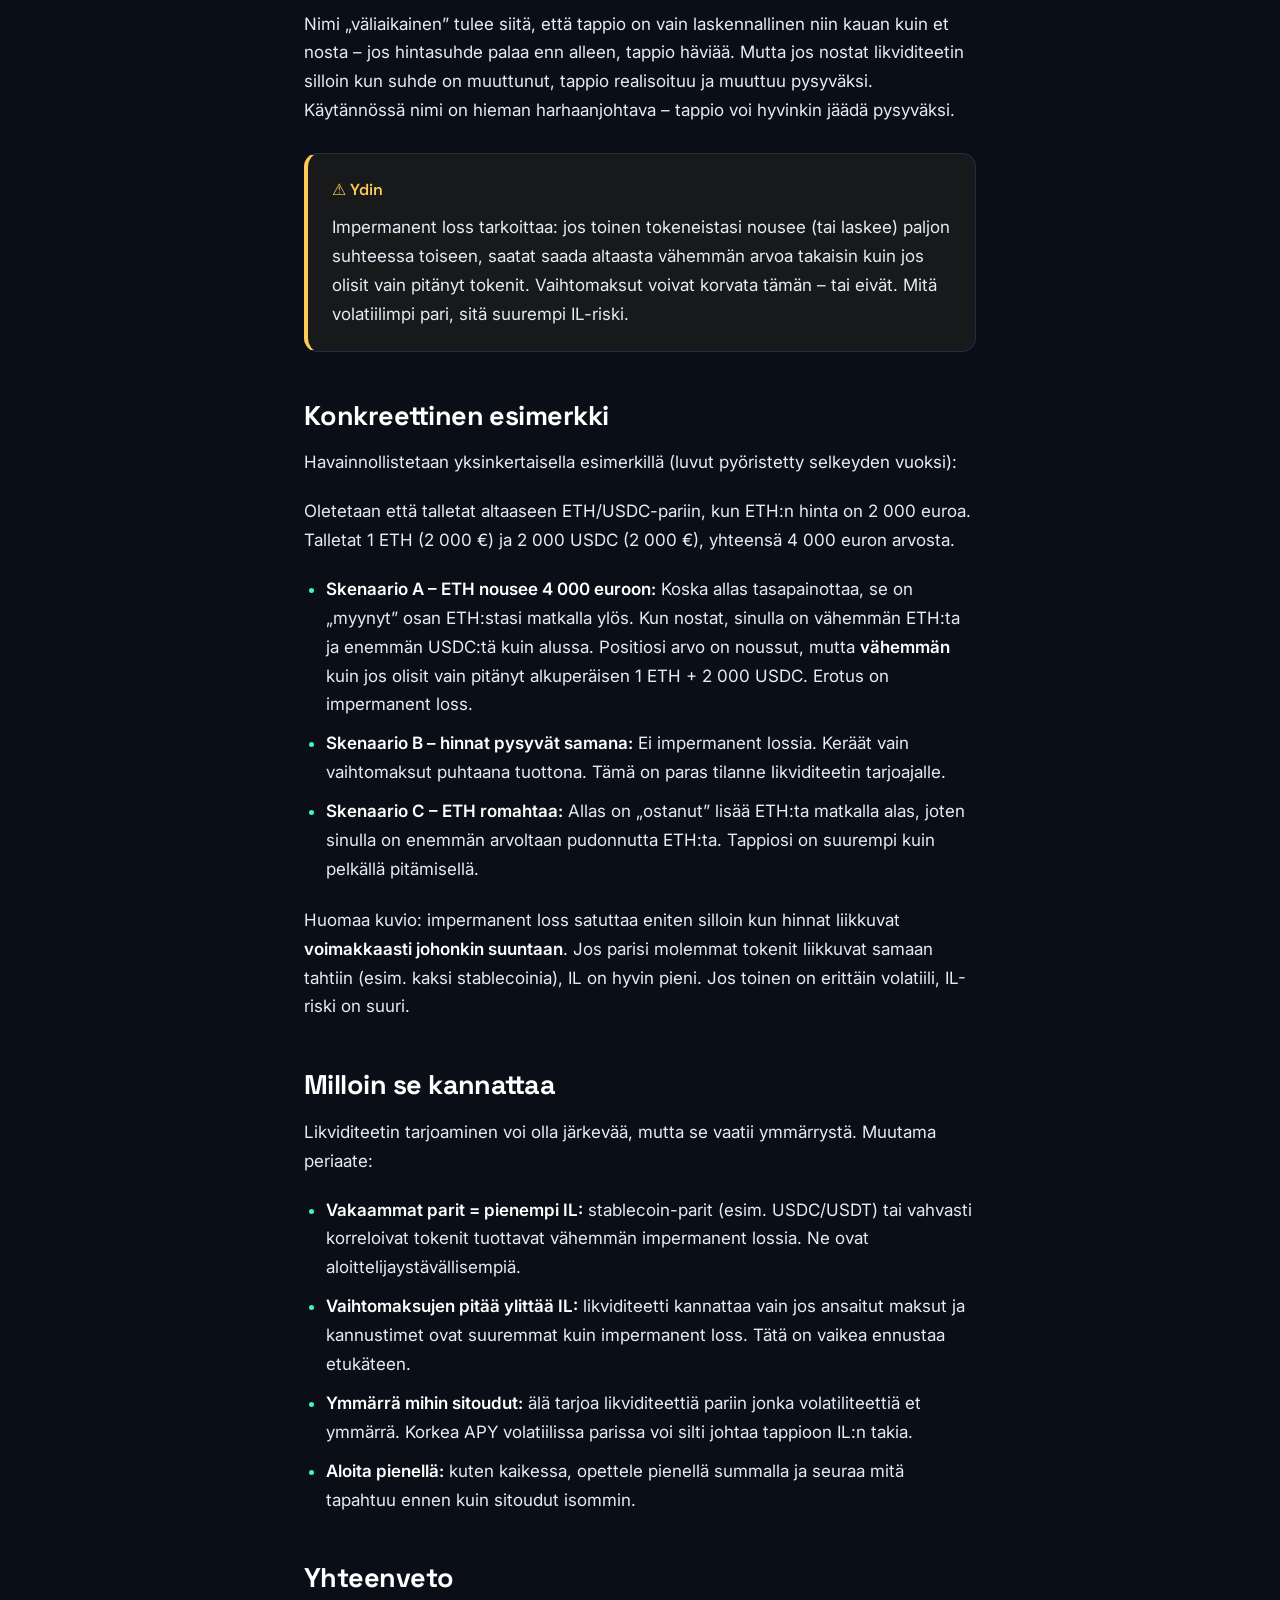
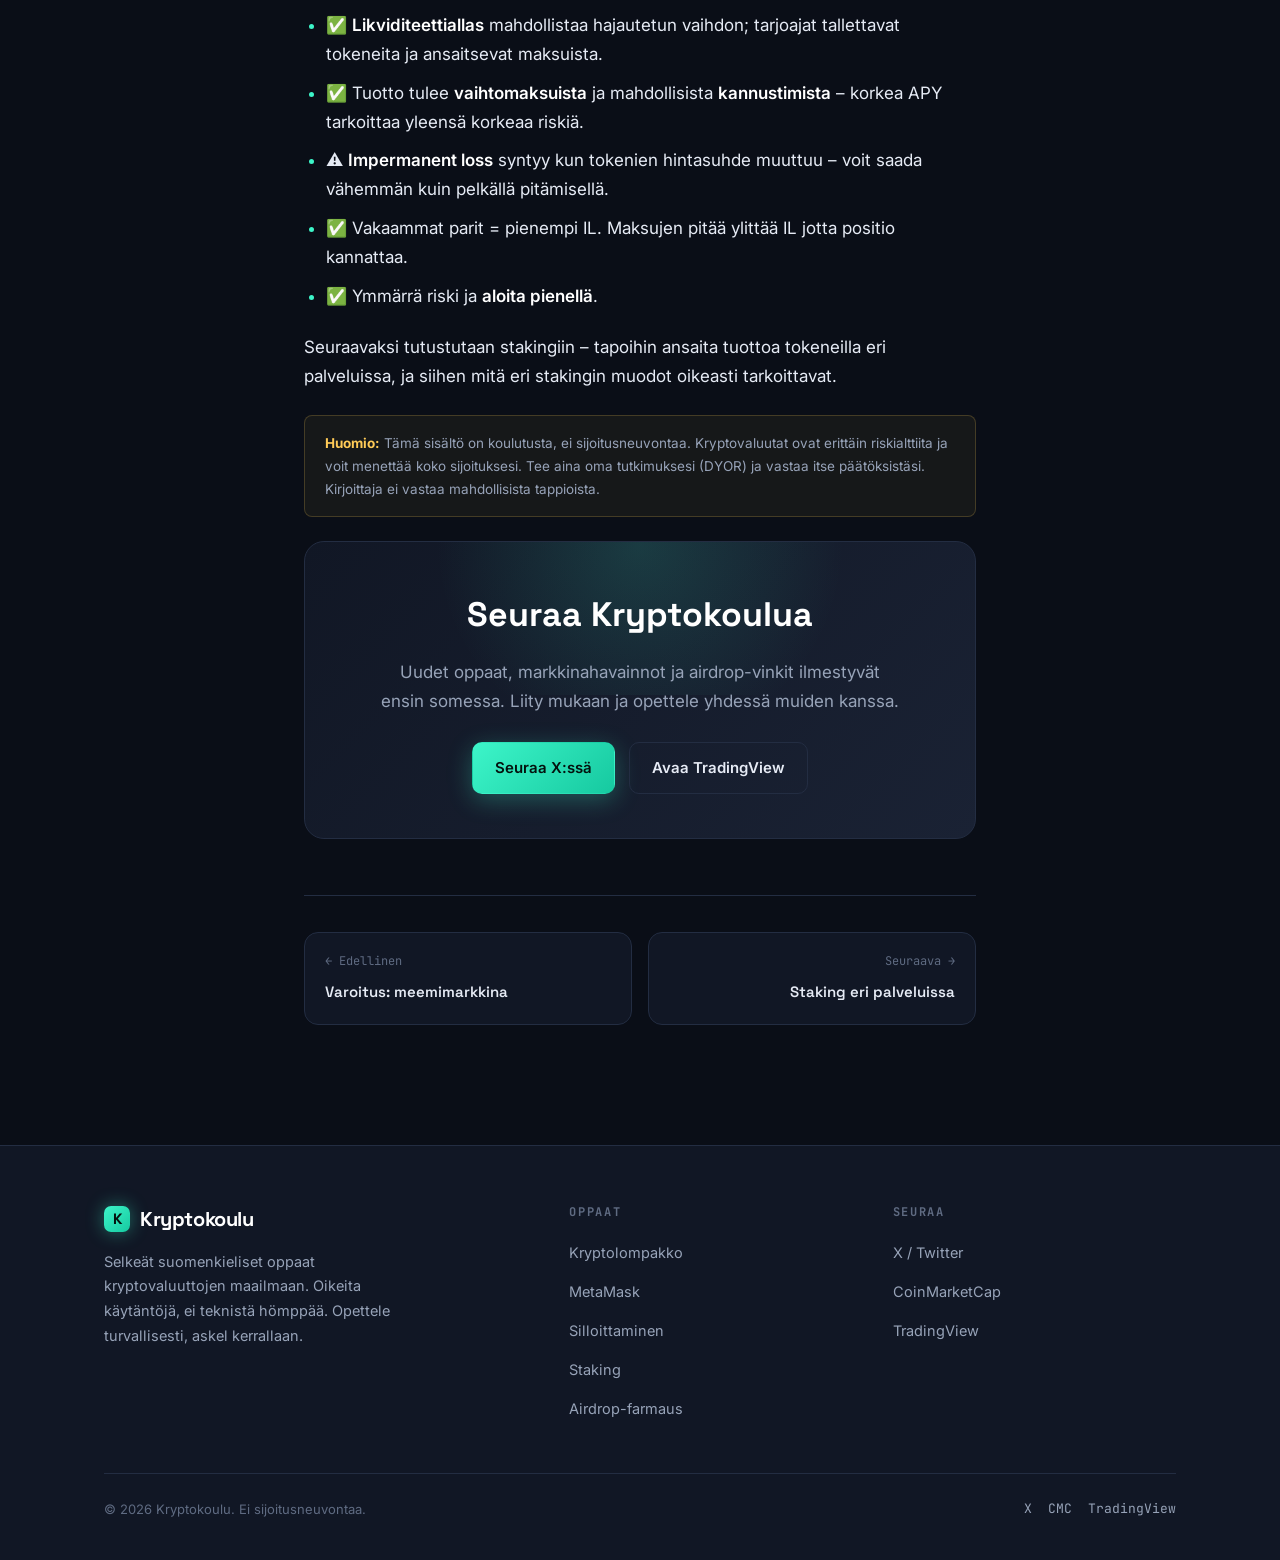
<file: artikkelit/likviditeetti.html>
<!DOCTYPE html>
<html lang="fi">
<head>
<meta charset="UTF-8">
<meta name="viewport" content="width=device-width, initial-scale=1.0">
<title>Likviditeetti ja impermanent loss | Kryptokoulu</title>
<meta name="description" content="Miten lisäät likviditeettiä pooliin, mistä tuotto syntyy ja mitä impermanent loss oikeasti tarkoittaa.">
<meta name="keywords" content="likviditeetti, impermanent loss, likviditeettiallas, DeFi, likviditeetin tarjoaminen">
<meta name="author" content="Kryptokoulu">
<meta name="robots" content="index, follow">
<link rel="canonical" href="https://kryptokoulu.github.io/kryptokoulu/artikkelit/likviditeetti.html">

<!-- Open Graph -->
<meta property="og:type" content="article">
<meta property="og:title" content="Likviditeetti ja impermanent loss | Kryptokoulu">
<meta property="og:description" content="Miten lisäät likviditeettiä pooliin, mistä tuotto syntyy ja mitä impermanent loss oikeasti tarkoittaa.">
<meta property="og:url" content="https://kryptokoulu.github.io/kryptokoulu/artikkelit/likviditeetti.html">
<meta property="og:site_name" content="Kryptokoulu">
<meta property="og:locale" content="fi_FI">

<!-- Twitter Card -->
<meta name="twitter:card" content="summary_large_image">
<meta name="twitter:site" content="@Kryptokoulu">
<meta name="twitter:title" content="Likviditeetti ja impermanent loss | Kryptokoulu">
<meta name="twitter:description" content="Miten lisäät likviditeettiä pooliin, mistä tuotto syntyy ja mitä impermanent loss oikeasti tarkoittaa.">

<link rel="preconnect" href="https://fonts.googleapis.com">
<link rel="preconnect" href="https://fonts.gstatic.com" crossorigin>
<link href="https://fonts.googleapis.com/css2?family=Space+Grotesk:wght@400;500;600;700&family=Inter:wght@400;500;600;700&family=JetBrains+Mono:wght@400;500;700&display=swap" rel="stylesheet">
<link rel="stylesheet" href="../css/tyyli.css">
</head>
<body>

<nav class="navi">
  <div class="navi__sisalto">
    <a href="../index.html" class="logo">
      <span class="logo__merkki">K</span> Kryptokoulu
    </a>
    <div class="navi__linkit" id="navilinkit">
      <a href="../index.html#aloittelija">Aloittelija</a>
      <a href="../index.html#edistynyt">Edistynyt</a>
      <a href="../index.html#tietoa">Tietoa</a>
      <a href="https://www.tradingview.com/?aff_id=168670" target="_blank" rel="noopener">TradingView</a>
    </div>
    <button class="navi-nappi" onclick="document.getElementById('navilinkit').classList.toggle('auki')" aria-label="Valikko">☰</button>
  </div>
</nav>

<main class="artikkeli">
  <article class="artikkeli__wrap">
    <nav class="murupolku">
      <a href="../index.html">Etusivu</a> <span>/</span>
      <a href="../index.html#edistynyt">Edistynyt</a> <span>/</span>
      <span>Likviditeetti ja impermanent loss</span>
    </nav>
    <div class="artikkeli__meta">
      <span class="merkki merkki--edist">Edistynyt</span>
      <span class="lukuaika">⏱ 14 min lukuaika</span>
    </div>
    <h1>Likviditeetti ja impermanent loss</h1>
    <p class="artikkeli__ingressi">Likviditeetin tarjoaminen on yksi DeFin (hajautetun rahoituksen) peruspilareista ja tapa ansaita tuottoa krypto-omistuksilla. Mutta siihen liittyy käsite, jota moni ei ymmärrä ennen kuin on menettänyt rahaa: impermanent loss. Tässä oppaassa selitetään selkokielellä mitä likviditeettialtaat ovat, miten tarjoat likviditeettiä pooliin, mistä tuotto oikeasti syntyy ja mitä impermanent loss tarkoittaa – jotta ymmärrät riskin ennen kuin sitoudut.</p>
    <nav class="sisallys">
      <h2>Sisällys</h2>
      <ol>
          <li><a href="#pooli">Mikä on likviditeettiallas</a></li>
          <li><a href="#miten">Miten tarjoat likviditeettiä</a></li>
          <li><a href="#tuotto">Mistä tuotto syntyy</a></li>
          <li><a href="#il">Impermanent loss selkokielellä</a></li>
          <li><a href="#esimerkki">Konkreettinen esimerkki</a></li>
          <li><a href="#kannattaako">Milloin se kannattaa</a></li>
          <li><a href="#yhteenveto">Yhteenveto</a></li>
      </ol>
    </nav>
    <div class="sisalto">
<h2 id="pooli">Mikä on likviditeettiallas</h2>

<p>Perinteisessä pörssissä ostajat ja myyjät kohtaavat toisensa: joku myy, joku ostaa, ja pörssi yhdistää heidät. Hajautetuissa pörsseissä (DEX, kuten Uniswap, Aerodrome tai monet muut) toimii toinen malli: <strong>likviditeettialtaat</strong> (liquidity pools).</p>

<p>Likviditeettiallas on älykontrahti, joka sisältää kahta eri tokenia, esimerkiksi ETH:ta ja USDC:tä. Kun joku haluaa vaihtaa ETH:ta USDC:ksi, hän ei etsi vastapuolta – hän vaihtaa suoraan altaan kanssa. Allas antaa hänelle USDC:tä ja ottaa vastaan ETH:ta, hinnan määräytyessä matemaattisen kaavan mukaan.</p>

<p>Mistä allas saa nuo tokenit? <strong>Käyttäjiltä kuten sinulta.</strong> Kun tarjoat likviditeettiä, talletat altaaseen molempia tokeneita (esim. ETH:ta ja USDC:tä), ja ne ovat siellä muiden vaihdettavissa. Vastineeksi saat osuuden altaan <strong>vaihtomaksuista</strong> – tästä tuotto syntyy.</p>

<div class="laatikko laatikko--vinkki">
  <div class="laatikko__otsikko">💡 Yksinkertainen kuva</div>
  <p>Ajattele likviditeettiallasta yhteisenä valuutanvaihtokassana, johon useat ihmiset laittavat rahaa. Kun joku vaihtaa valuuttaa kassan kautta, hän maksaa pienen palkkion, joka jaetaan kassan rahoittajille. Sinä olet yksi rahoittajista ja saat osuutesi palkkioista.</p>
</div>

<h2 id="miten">Miten tarjoat likviditeettiä</h2>

<p>Käytännössä likviditeetin tarjoaminen etenee näin:</p>

<ol class="askeleet">
  <li><b>Valitse luotettava alusta ja allas</b>Käytä tunnettua hajautettua pörssiä (esim. Aerodrome Basessa, tai muu vakiintunut). Valitse token-pari jota haluat tarjota, esim. ETH/USDC.</li>
  <li><b>Varmista että sinulla on molempia tokeneita</b>Perinteisessä altaassa tarvitset yhtä suuren arvon molempia tokeneita (esim. 100 euron arvosta ETH:ta ja 100 euron arvosta USDC:tä). Jotkut uudemmat mallit sallivat muitakin suhteita.</li>
  <li><b>Talleta likviditeetti („Add Liquidity”)</b>Yhdistä lompakko, valitse määrät, ja hyväksy talletus. Saat vastineeksi „LP-tokenin” tai position, joka edustaa osuuttasi altaasta.</li>
  <li><b>Ansaitse maksuista</b>Nyt osuutesi altaasta kerää vaihtomaksuja aina kun joku käyttää allasta. Voit seurata kertyneitä tuottoja alustan käyttöliittymässä.</li>
  <li><b>Nosta kun haluat („Remove Liquidity”)</b>Voit ottaa likviditeettisi pois milloin tahansa. Saat takaisin osuutesi altaasta – mutta huomaa, että tokenien suhde on voinut muuttua (tästä seuraava osio).</li>
</ol>

<h2 id="tuotto">Mistä tuotto syntyy</h2>

<p>Likviditeetin tarjoajan tuotto koostuu tyypillisesti kahdesta osasta:</p>

<ul>
  <li><strong>Vaihtomaksut:</strong> jokaisesta altaan kautta tehdystä vaihdosta peritään pieni maksu (esim. 0,3 %), joka jaetaan likviditeetin tarjoajille heidän osuutensa mukaan. Mitä enemmän allasta käytetään, sitä enemmän maksuja kertyy.</li>
  <li><strong>Kannustimet (incentives):</strong> monet alustat jakavat lisäksi omaa tokeniaan palkkiona likviditeetin tarjoajille houkutellakseen pääomaa. Tämä voi nostaa kokonaistuottoa, mutta palkkiotokenin arvo voi myös vaihdella.</li>
</ul>

<p>Tuotto ilmaistaan usein muodossa <strong>APR</strong> tai <strong>APY</strong> (vuosituottoprosentti). Varo houkuttelevan korkeita lukuja – erityisen suuri APY tarkoittaa usein erityisen suurta riskiä, ja luku voi perustua epävakaan palkkiotokenin hetkelliseen arvoon. Korkea tuotto ei ole ilmaista; se on korvausta riskistä.</p>

<h2 id="il">Impermanent loss selkokielellä</h2>

<p>Tämä on koko oppaan tärkein käsite. <strong>Impermanent loss</strong> (väliaikainen tappio, IL) tarkoittaa tappiota, joka syntyy kun likviditeettialtaassa olevien tokenien <strong>hintasuhde muuttuu</strong> verrattuna siihen, että olisit vain pitänyt tokenit lompakossasi.</p>

<p>Miksi näin tapahtuu? Likviditeettiallas pitää tokenien arvot tasapainossa matemaattisella kaavalla. Kun toisen tokenin hinta nousee, allas automaattisesti <strong>myy sitä nousevaa tokenia ja ostaa laskevaa</strong> pitääkseen tasapainon. Lopputulos: kun nostat likviditeettisi, sinulla on <strong>enemmän sitä tokenia jonka arvo laski ja vähemmän sitä jonka arvo nousi</strong> – verrattuna siihen että olisit vain pitänyt ne.</p>

<p>Nimi „väliaikainen” tulee siitä, että tappio on vain laskennallinen niin kauan kuin et nosta – jos hintasuhde palaa enn alleen, tappio häviää. Mutta jos nostat likviditeetin silloin kun suhde on muuttunut, tappio realisoituu ja muuttuu pysyväksi. Käytännössä nimi on hieman harhaanjohtava – tappio voi hyvinkin jäädä pysyväksi.</p>

<div class="laatikko laatikko--varo">
  <div class="laatikko__otsikko">⚠️ Ydin</div>
  <p>Impermanent loss tarkoittaa: jos toinen tokeneistasi nousee (tai laskee) paljon suhteessa toiseen, saatat saada altaasta vähemmän arvoa takaisin kuin jos olisit vain pitänyt tokenit. Vaihtomaksut voivat korvata tämän – tai eivät. Mitä volatiilimpi pari, sitä suurempi IL-riski.</p>
</div>

<h2 id="esimerkki">Konkreettinen esimerkki</h2>

<p>Havainnollistetaan yksinkertaisella esimerkillä (luvut pyöristetty selkeyden vuoksi):</p>

<p>Oletetaan että talletat altaaseen ETH/USDC-pariin, kun ETH:n hinta on 2 000 euroa. Talletat 1 ETH (2 000 €) ja 2 000 USDC (2 000 €), yhteensä 4 000 euron arvosta.</p>

<ul>
  <li><strong>Skenaario A – ETH nousee 4 000 euroon:</strong> Koska allas tasapainottaa, se on „myynyt” osan ETH:stasi matkalla ylös. Kun nostat, sinulla on vähemmän ETH:ta ja enemmän USDC:tä kuin alussa. Positiosi arvo on noussut, mutta <strong>vähemmän</strong> kuin jos olisit vain pitänyt alkuperäisen 1 ETH + 2 000 USDC. Erotus on impermanent loss.</li>
  <li><strong>Skenaario B – hinnat pysyvät samana:</strong> Ei impermanent lossia. Keräät vain vaihtomaksut puhtaana tuottona. Tämä on paras tilanne likviditeetin tarjoajalle.</li>
  <li><strong>Skenaario C – ETH romahtaa:</strong> Allas on „ostanut” lisää ETH:ta matkalla alas, joten sinulla on enemmän arvoltaan pudonnutta ETH:ta. Tappiosi on suurempi kuin pelkällä pitämisellä.</li>
</ul>

<p>Huomaa kuvio: impermanent loss satuttaa eniten silloin kun hinnat liikkuvat <strong>voimakkaasti johonkin suuntaan</strong>. Jos parisi molemmat tokenit liikkuvat samaan tahtiin (esim. kaksi stablecoinia), IL on hyvin pieni. Jos toinen on erittäin volatiili, IL-riski on suuri.</p>

<h2 id="kannattaako">Milloin se kannattaa</h2>

<p>Likviditeetin tarjoaminen voi olla järkevää, mutta se vaatii ymmärrystä. Muutama periaate:</p>

<ul>
  <li><strong>Vakaammat parit = pienempi IL:</strong> stablecoin-parit (esim. USDC/USDT) tai vahvasti korreloivat tokenit tuottavat vähemmän impermanent lossia. Ne ovat aloittelijaystävällisempiä.</li>
  <li><strong>Vaihtomaksujen pitää ylittää IL:</strong> likviditeetti kannattaa vain jos ansaitut maksut ja kannustimet ovat suuremmat kuin impermanent loss. Tätä on vaikea ennustaa etukäteen.</li>
  <li><strong>Ymmärrä mihin sitoudut:</strong> älä tarjoa likviditeettiä pariin jonka volatiliteettiä et ymmärrä. Korkea APY volatiilissa parissa voi silti johtaa tappioon IL:n takia.</li>
  <li><strong>Aloita pienellä:</strong> kuten kaikessa, opettele pienellä summalla ja seuraa mitä tapahtuu ennen kuin sitoudut isommin.</li>
</ul>

<h2 id="yhteenveto">Yhteenveto</h2>

<ul>
  <li>✅ <strong>Likviditeettiallas</strong> mahdollistaa hajautetun vaihdon; tarjoajat tallettavat tokeneita ja ansaitsevat maksuista.</li>
  <li>✅ Tuotto tulee <strong>vaihtomaksuista</strong> ja mahdollisista <strong>kannustimista</strong> – korkea APY tarkoittaa yleensä korkeaa riskiä.</li>
  <li>⚠️ <strong>Impermanent loss</strong> syntyy kun tokenien hintasuhde muuttuu – voit saada vähemmän kuin pelkällä pitämisellä.</li>
  <li>✅ Vakaammat parit = pienempi IL. Maksujen pitää ylittää IL jotta positio kannattaa.</li>
  <li>✅ Ymmärrä riski ja <strong>aloita pienellä</strong>.</li>
</ul>

<p>Seuraavaksi tutustutaan stakingiin – tapoihin ansaita tuottoa tokeneilla eri palveluissa, ja siihen mitä eri stakingin muodot oikeasti tarkoittavat.</p>
    </div>
    <div class="vastuuvapaus">
  <strong>Huomio:</strong> Tämä sisältö on koulutusta, ei sijoitusneuvontaa. Kryptovaluutat ovat erittäin riskialttiita ja voit menettää koko sijoituksesi. Tee aina oma tutkimuksesi (DYOR) ja vastaa itse päätöksistäsi. Kirjoittaja ei vastaa mahdollisista tappioista.
</div>
    <div class="cta">
  <h2>Seuraa Kryptokoulua</h2>
  <p>Uudet oppaat, markkinahavainnot ja airdrop-vinkit ilmestyvät ensin somessa. Liity mukaan ja opettele yhdessä muiden kanssa.</p>
  <div class="cta__napit">
    <a href="https://x.com/Kryptokoulu" target="_blank" rel="noopener" class="nappi nappi--paa">Seuraa X:ssä</a>
    <a href="https://www.tradingview.com/?aff_id=168670" target="_blank" rel="noopener" class="nappi nappi--reuna">Avaa TradingView</a>
  </div>
</div>
    <nav class="artikkeli-navi">
<a href="meemikolikot.html"><span>← Edellinen</span><b>Varoitus: meemimarkkina</b></a>
<a href="staking.html" class="seur"><span>Seuraava →</span><b>Staking eri palveluissa</b></a>
</nav>
  </article>
</main>
<footer class="alatunniste">
  <div class="wrap">
    <div class="alatunniste__grid">
      <div>
        <a href="../index.html" class="logo alatunniste__logo">
          <span class="logo__merkki">K</span> Kryptokoulu
        </a>
        <p>Selkeät suomenkieliset oppaat kryptovaluuttojen maailmaan. Oikeita käytäntöjä, ei teknistä hömppää. Opettele turvallisesti, askel kerrallaan.</p>
      </div>
      <div>
        <h5>Oppaat</h5>
        <ul>
          <li><a href="kryptolompakko.html">Kryptolompakko</a></li>
          <li><a href="metamask.html">MetaMask</a></li>
          <li><a href="silloittaminen.html">Silloittaminen</a></li>
          <li><a href="staking.html">Staking</a></li>
          <li><a href="airdrop.html">Airdrop-farmaus</a></li>
        </ul>
      </div>
      <div>
        <h5>Seuraa</h5>
        <ul>
          <li><a href="https://x.com/Kryptokoulu" target="_blank" rel="noopener">X / Twitter</a></li>
          <li><a href="https://coinmarketcap.com/community/profile/krytokoulu/" target="_blank" rel="noopener">CoinMarketCap</a></li>
          <li><a href="https://www.tradingview.com/?aff_id=168670" target="_blank" rel="noopener">TradingView</a></li>
        </ul>
      </div>
    </div>
    <div class="alatunniste__alaosa">
      <span>© 2026 Kryptokoulu. Ei sijoitusneuvontaa.</span>
      <div class="some-linkit">
        <a href="https://x.com/Kryptokoulu" target="_blank" rel="noopener">X</a>
        <a href="https://coinmarketcap.com/community/profile/krytokoulu/" target="_blank" rel="noopener">CMC</a>
        <a href="https://www.tradingview.com/?aff_id=168670" target="_blank" rel="noopener">TradingView</a>
      </div>
    </div>
  </div>
</footer>
</body>
</html>
<script type="application/ld+json">
{
  "@context": "https://schema.org",
  "@type": "Article",
  "headline": "Likviditeetti ja impermanent loss",
  "description": "Miten lisäät likviditeettiä pooliin, mistä tuotto syntyy ja mitä impermanent loss oikeasti tarkoittaa.",
  "author": { "@type": "Organization", "name": "Kryptokoulu" },
  "publisher": { "@type": "Organization", "name": "Kryptokoulu" },
  "inLanguage": "fi-FI",
  "url": "https://kryptokoulu.github.io/kryptokoulu/artikkelit/likviditeetti.html"
}
</script>
</file>
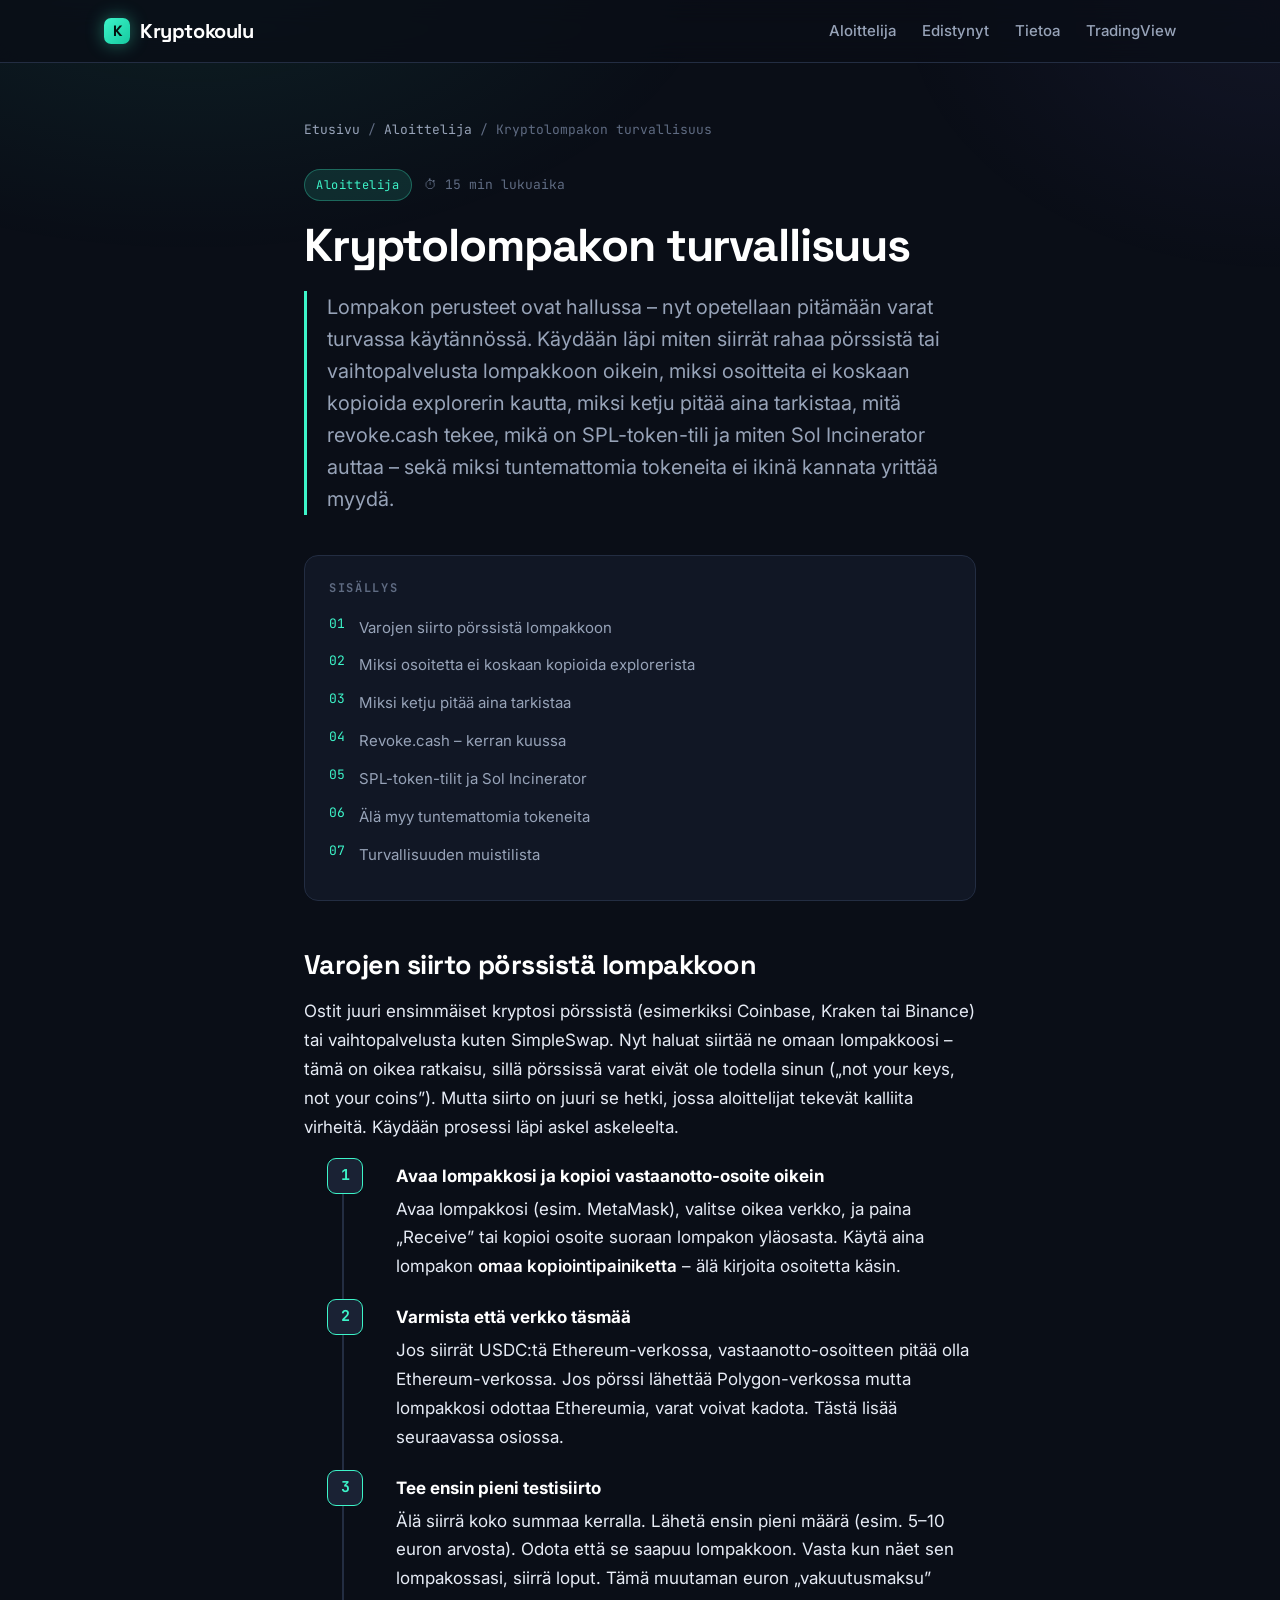
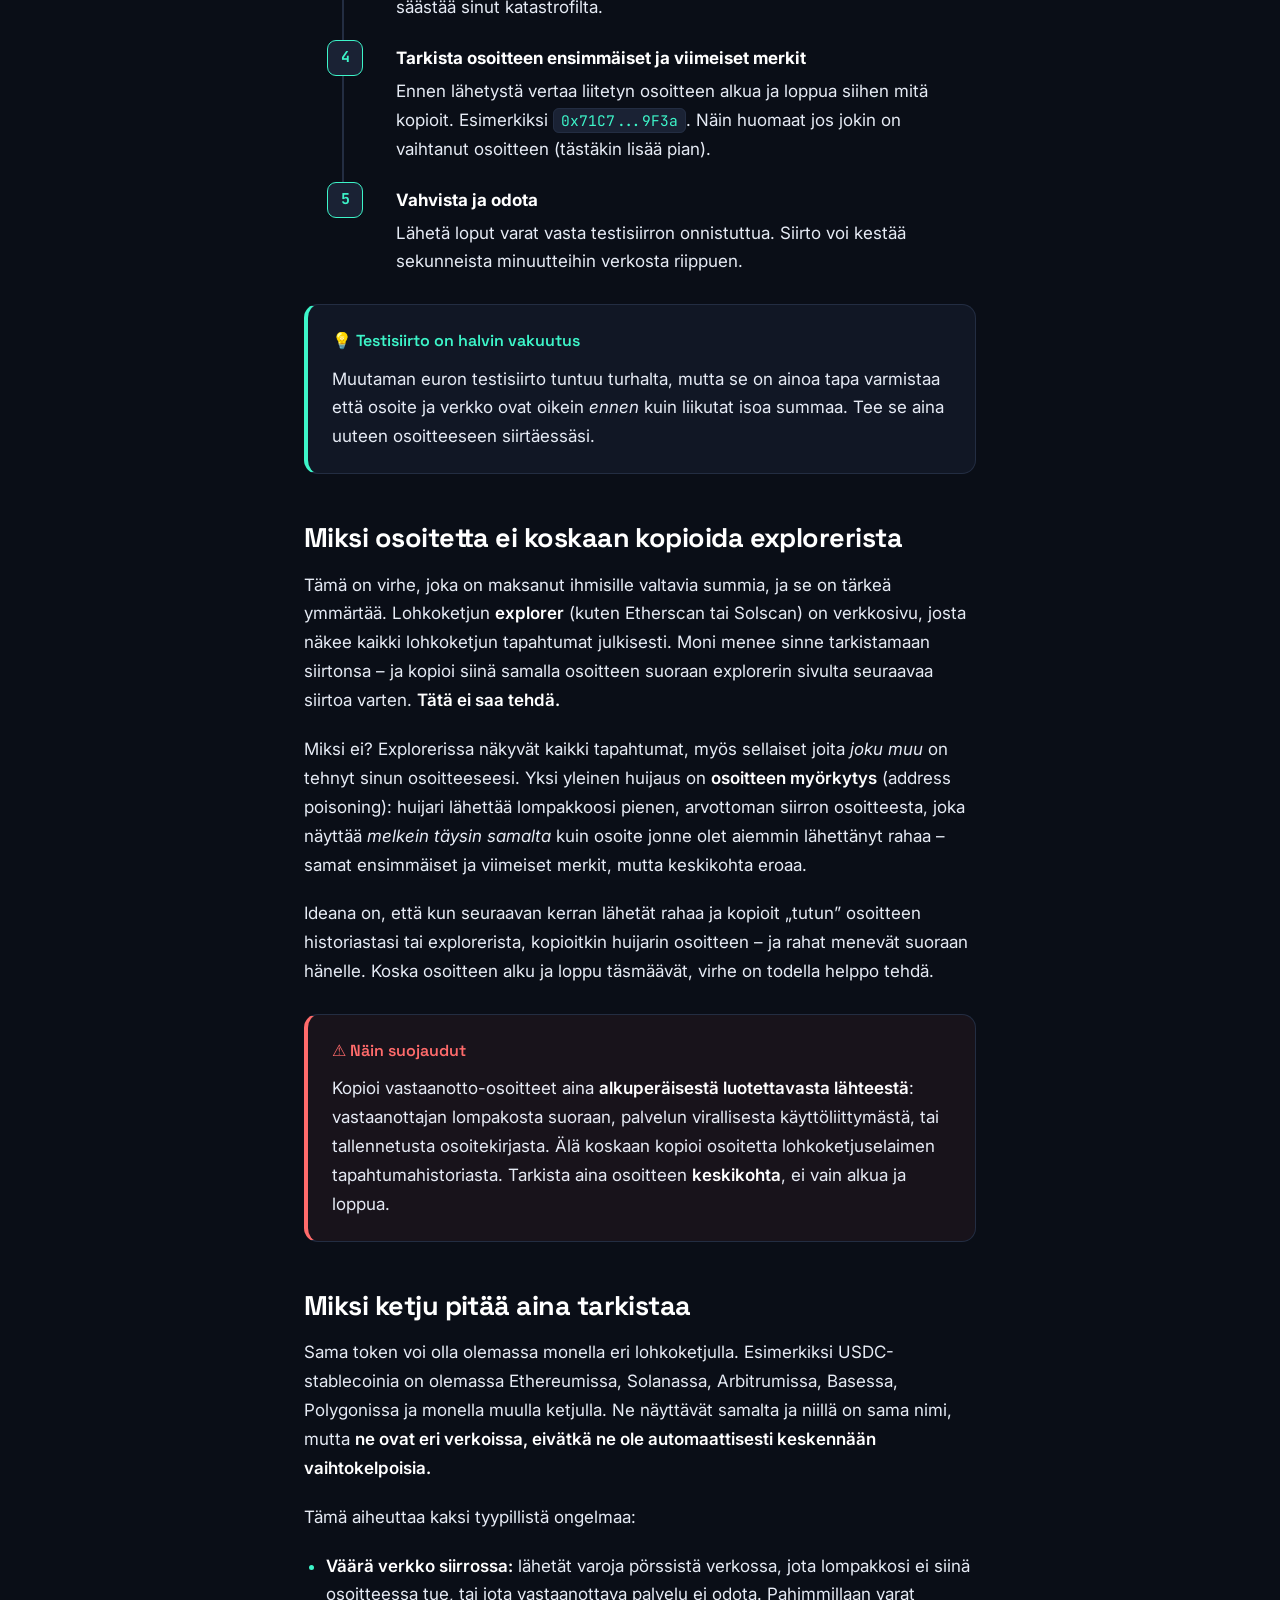
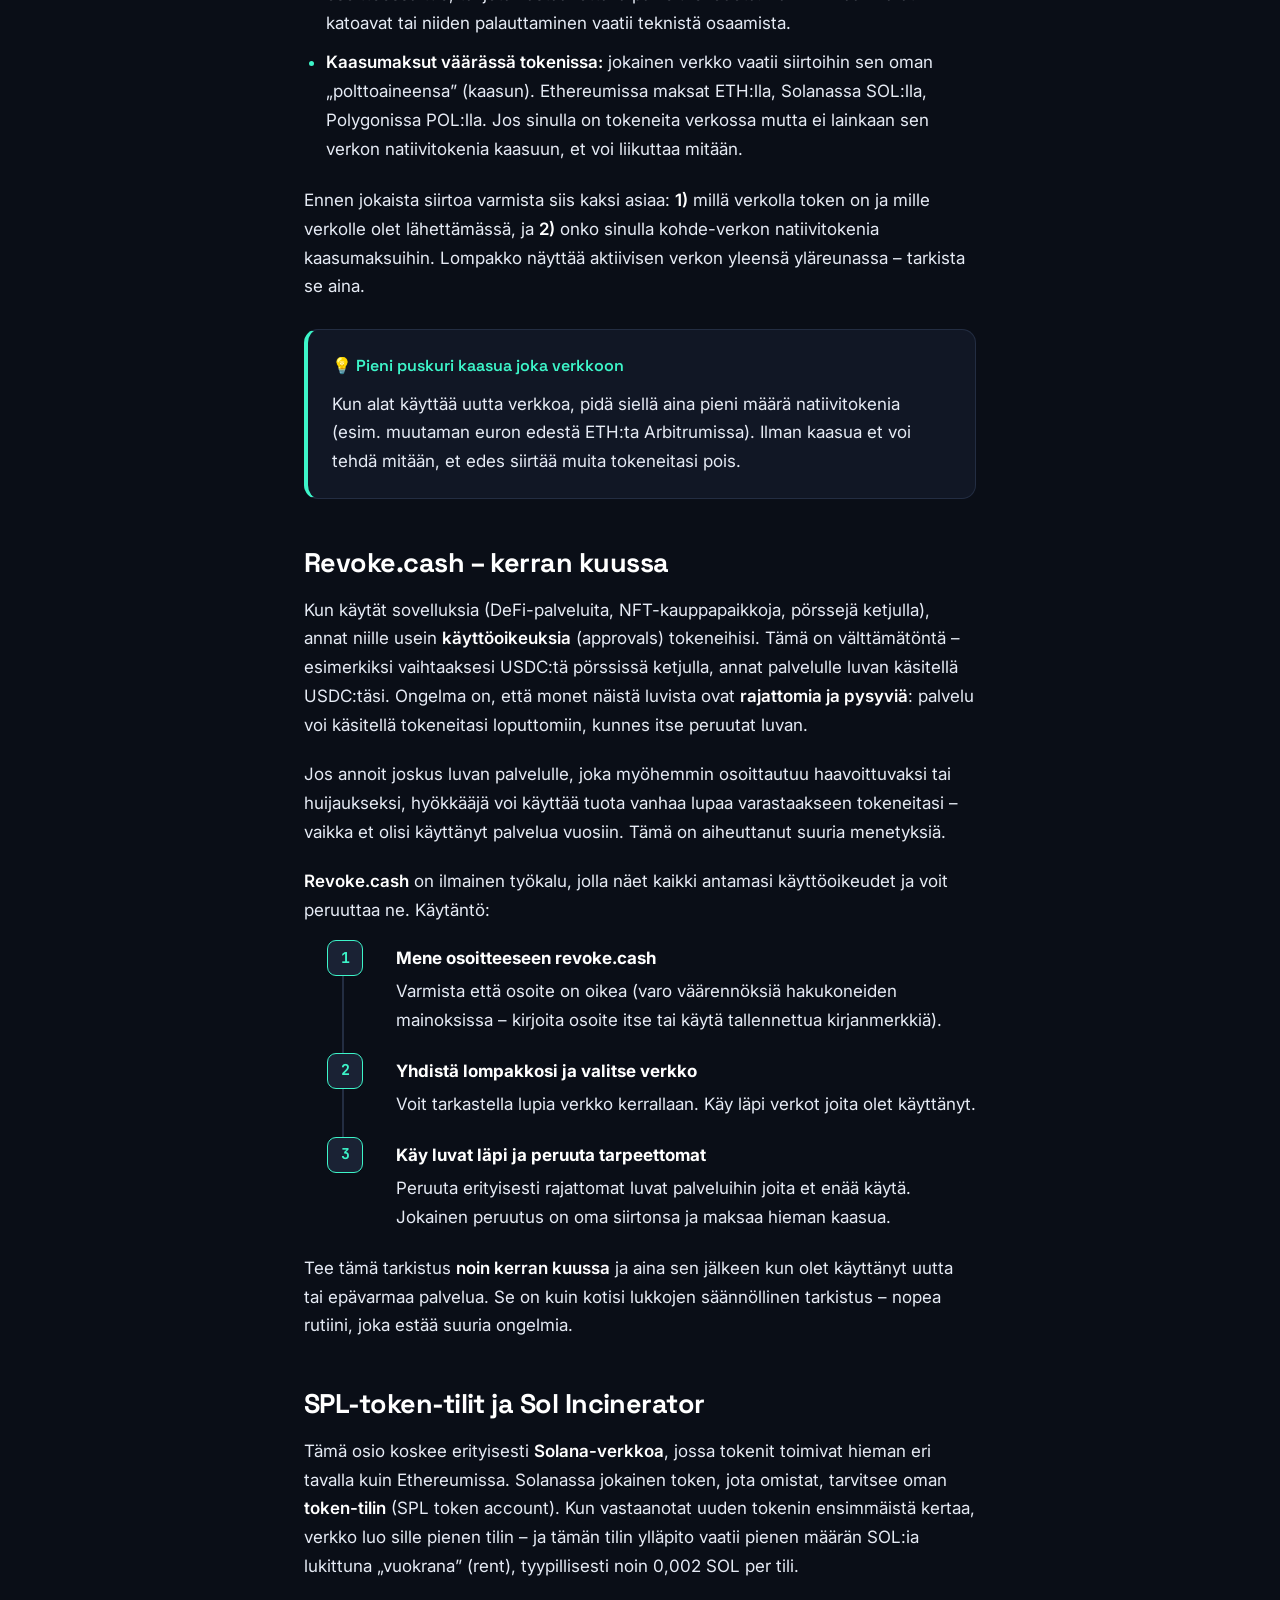
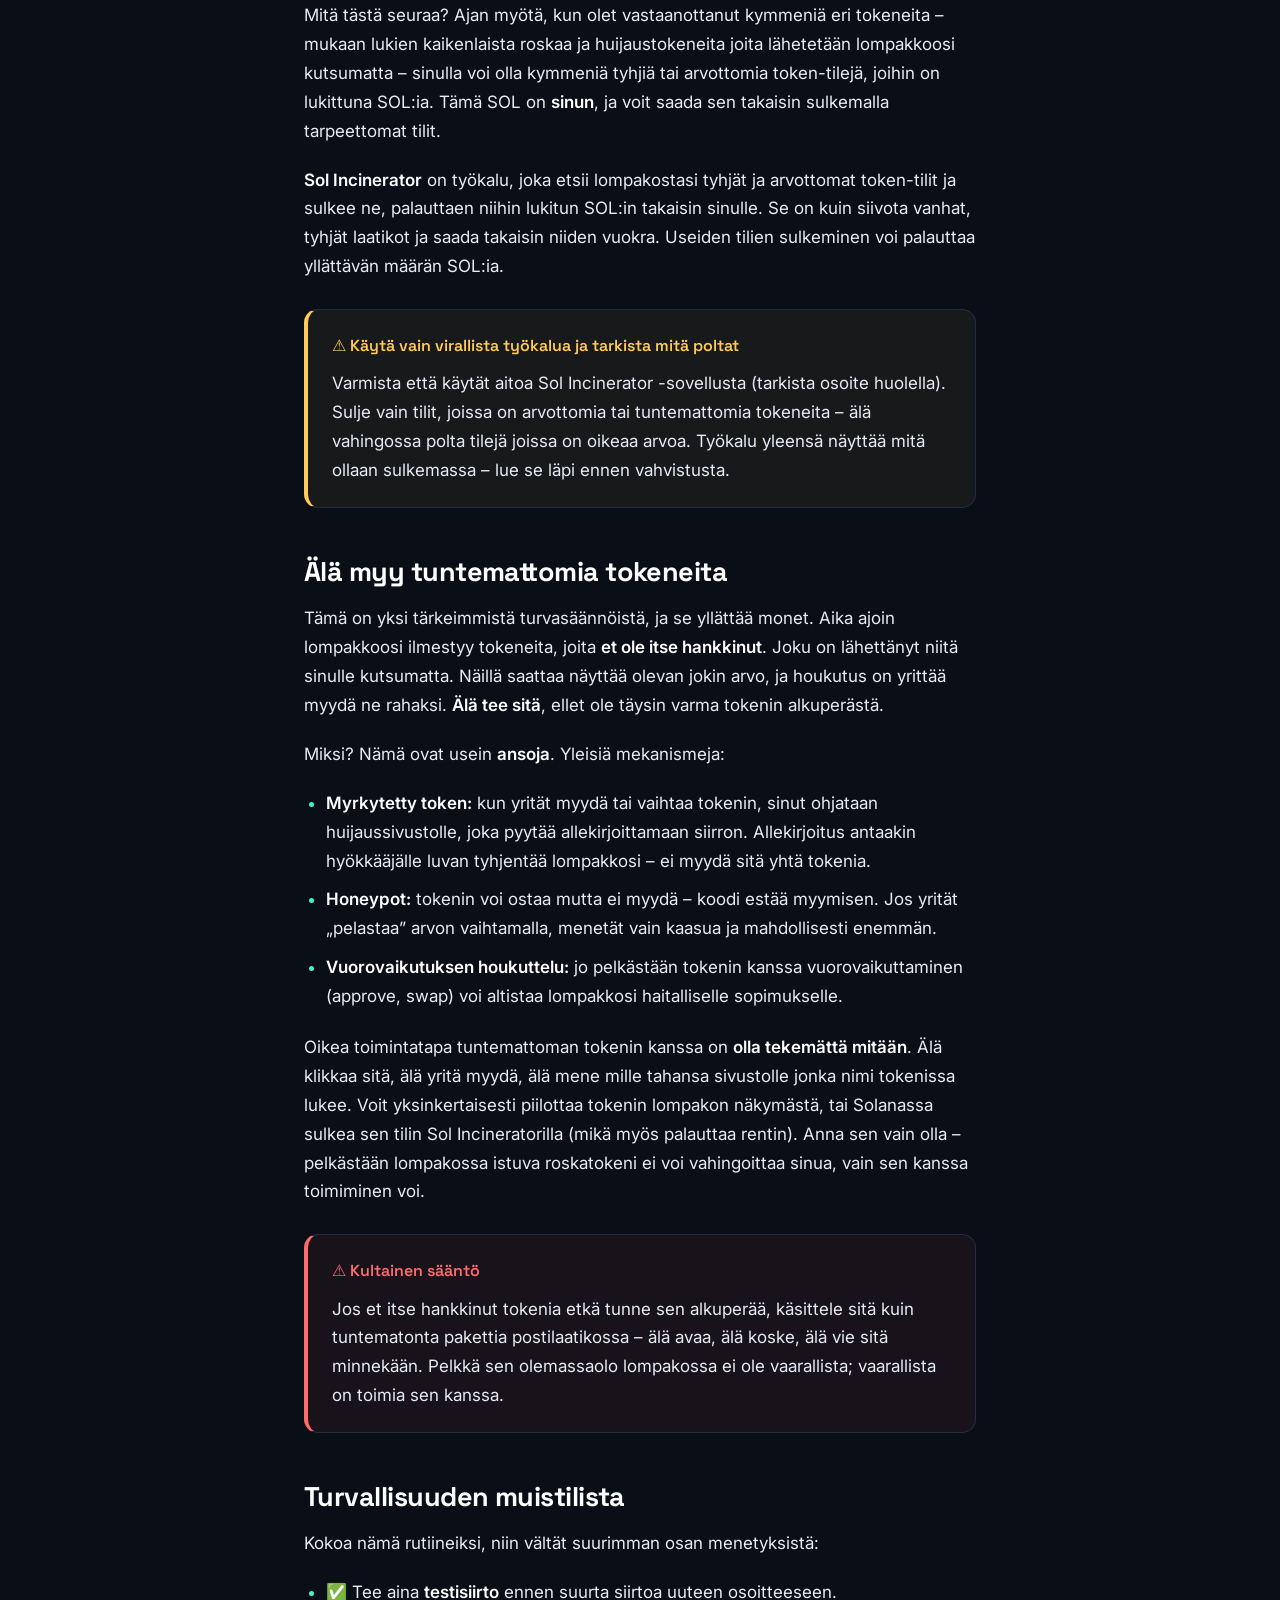
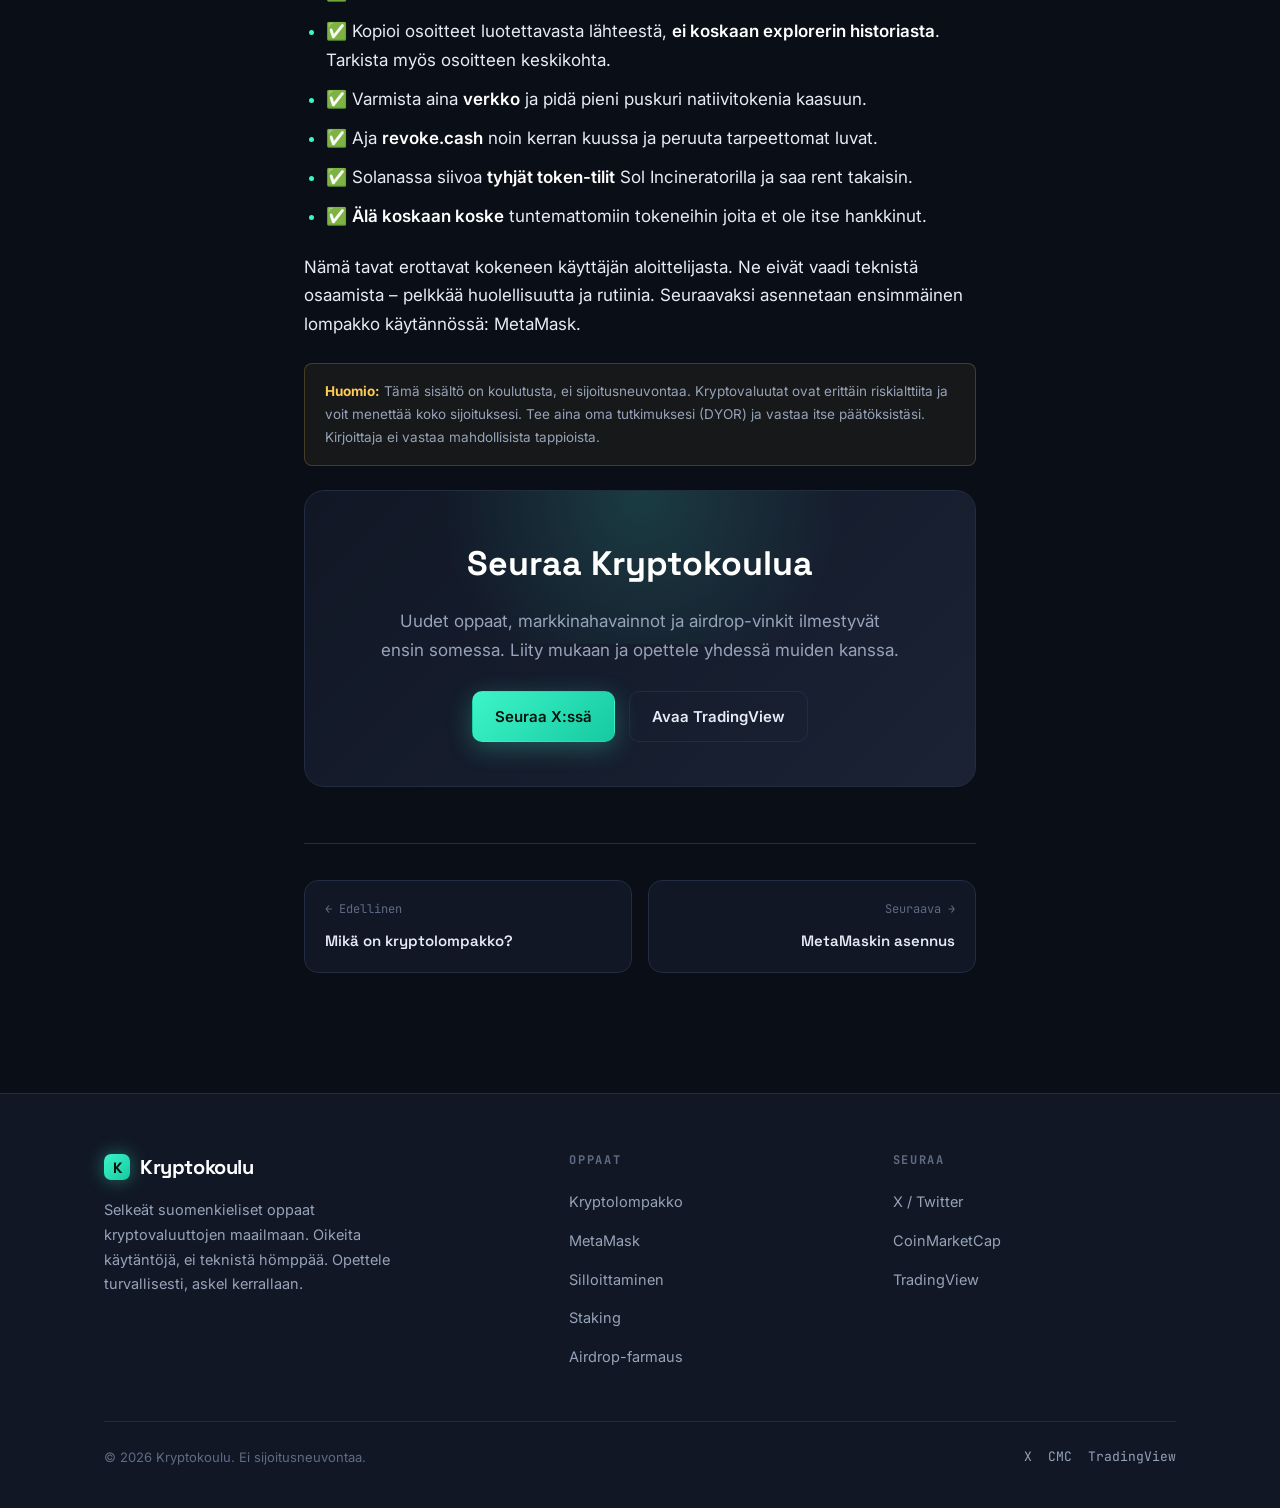
<file: artikkelit/lompakon-turvallisuus.html>
<!DOCTYPE html>
<html lang="fi">
<head>
<meta charset="UTF-8">
<meta name="viewport" content="width=device-width, initial-scale=1.0">
<title>Kryptolompakon turvallisuus | Kryptokoulu</title>
<meta name="description" content="Varojen siirto pörssistä, ketjun tarkistus, revoke.cash, SPL-tilit ja yleisimmät ansat.">
<meta name="keywords" content="kryptolompakko turvallisuus, revoke.cash, SPL token, Sol Incinerator, huijaustokenit, krypto turvallisuus">
<meta name="author" content="Kryptokoulu">
<meta name="robots" content="index, follow">
<link rel="canonical" href="https://kryptokoulu.github.io/kryptokoulu/artikkelit/lompakon-turvallisuus.html">

<!-- Open Graph -->
<meta property="og:type" content="article">
<meta property="og:title" content="Kryptolompakon turvallisuus | Kryptokoulu">
<meta property="og:description" content="Varojen siirto pörssistä, ketjun tarkistus, revoke.cash, SPL-tilit ja yleisimmät ansat.">
<meta property="og:url" content="https://kryptokoulu.github.io/kryptokoulu/artikkelit/lompakon-turvallisuus.html">
<meta property="og:site_name" content="Kryptokoulu">
<meta property="og:locale" content="fi_FI">

<!-- Twitter Card -->
<meta name="twitter:card" content="summary_large_image">
<meta name="twitter:site" content="@Kryptokoulu">
<meta name="twitter:title" content="Kryptolompakon turvallisuus | Kryptokoulu">
<meta name="twitter:description" content="Varojen siirto pörssistä, ketjun tarkistus, revoke.cash, SPL-tilit ja yleisimmät ansat.">

<link rel="preconnect" href="https://fonts.googleapis.com">
<link rel="preconnect" href="https://fonts.gstatic.com" crossorigin>
<link href="https://fonts.googleapis.com/css2?family=Space+Grotesk:wght@400;500;600;700&family=Inter:wght@400;500;600;700&family=JetBrains+Mono:wght@400;500;700&display=swap" rel="stylesheet">
<link rel="stylesheet" href="../css/tyyli.css">
</head>
<body>

<nav class="navi">
  <div class="navi__sisalto">
    <a href="../index.html" class="logo">
      <span class="logo__merkki">K</span> Kryptokoulu
    </a>
    <div class="navi__linkit" id="navilinkit">
      <a href="../index.html#aloittelija">Aloittelija</a>
      <a href="../index.html#edistynyt">Edistynyt</a>
      <a href="../index.html#tietoa">Tietoa</a>
      <a href="https://www.tradingview.com/?aff_id=168670" target="_blank" rel="noopener">TradingView</a>
    </div>
    <button class="navi-nappi" onclick="document.getElementById('navilinkit').classList.toggle('auki')" aria-label="Valikko">☰</button>
  </div>
</nav>

<main class="artikkeli">
  <article class="artikkeli__wrap">
    <nav class="murupolku">
      <a href="../index.html">Etusivu</a> <span>/</span>
      <a href="../index.html#aloittelija">Aloittelija</a> <span>/</span>
      <span>Kryptolompakon turvallisuus</span>
    </nav>
    <div class="artikkeli__meta">
      <span class="merkki">Aloittelija</span>
      <span class="lukuaika">⏱ 15 min lukuaika</span>
    </div>
    <h1>Kryptolompakon turvallisuus</h1>
    <p class="artikkeli__ingressi">Lompakon perusteet ovat hallussa – nyt opetellaan pitämään varat turvassa käytännössä. Käydään läpi miten siirrät rahaa pörssistä tai vaihtopalvelusta lompakkoon oikein, miksi osoitteita ei koskaan kopioida explorerin kautta, miksi ketju pitää aina tarkistaa, mitä revoke.cash tekee, mikä on SPL-token-tili ja miten Sol Incinerator auttaa – sekä miksi tuntemattomia tokeneita ei ikinä kannata yrittää myydä.</p>
    <nav class="sisallys">
      <h2>Sisällys</h2>
      <ol>
          <li><a href="#siirto">Varojen siirto pörssistä lompakkoon</a></li>
          <li><a href="#explorer">Miksi osoitetta ei koskaan kopioida explorerista</a></li>
          <li><a href="#ketju">Miksi ketju pitää aina tarkistaa</a></li>
          <li><a href="#revoke">Revoke.cash – kerran kuussa</a></li>
          <li><a href="#spl">SPL-token-tilit ja Sol Incinerator</a></li>
          <li><a href="#huijaustokenit">Älä myy tuntemattomia tokeneita</a></li>
          <li><a href="#muistilista">Turvallisuuden muistilista</a></li>
      </ol>
    </nav>
    <div class="sisalto">
<h2 id="siirto">Varojen siirto pörssistä lompakkoon</h2>

<p>Ostit juuri ensimmäiset kryptosi pörssistä (esimerkiksi Coinbase, Kraken tai Binance) tai vaihtopalvelusta kuten SimpleSwap. Nyt haluat siirtää ne omaan lompakkoosi – tämä on oikea ratkaisu, sillä pörssissä varat eivät ole todella sinun („not your keys, not your coins”). Mutta siirto on juuri se hetki, jossa aloittelijat tekevät kalliita virheitä. Käydään prosessi läpi askel askeleelta.</p>

<ol class="askeleet">
  <li><b>Avaa lompakkosi ja kopioi vastaanotto-osoite oikein</b>Avaa lompakkosi (esim. MetaMask), valitse oikea verkko, ja paina „Receive” tai kopioi osoite suoraan lompakon yläosasta. Käytä aina lompakon <strong>omaa kopiointipainiketta</strong> – älä kirjoita osoitetta käsin.</li>
  <li><b>Varmista että verkko täsmää</b>Jos siirrät USDC:tä Ethereum-verkossa, vastaanotto-osoitteen pitää olla Ethereum-verkossa. Jos pörssi lähettää Polygon-verkossa mutta lompakkosi odottaa Ethereumia, varat voivat kadota. Tästä lisää seuraavassa osiossa.</li>
  <li><b>Tee ensin pieni testisiirto</b>Älä siirrä koko summaa kerralla. Lähetä ensin pieni määrä (esim. 5–10 euron arvosta). Odota että se saapuu lompakkoon. Vasta kun näet sen lompakossasi, siirrä loput. Tämä muutaman euron „vakuutusmaksu” säästää sinut katastrofilta.</li>
  <li><b>Tarkista osoitteen ensimmäiset ja viimeiset merkit</b>Ennen lähetystä vertaa liitetyn osoitteen alkua ja loppua siihen mitä kopioit. Esimerkiksi <code>0x71C7...9F3a</code>. Näin huomaat jos jokin on vaihtanut osoitteen (tästäkin lisää pian).</li>
  <li><b>Vahvista ja odota</b>Lähetä loput varat vasta testisiirron onnistuttua. Siirto voi kestää sekunneista minuutteihin verkosta riippuen.</li>
</ol>

<div class="laatikko laatikko--vinkki">
  <div class="laatikko__otsikko">💡 Testisiirto on halvin vakuutus</div>
  <p>Muutaman euron testisiirto tuntuu turhalta, mutta se on ainoa tapa varmistaa että osoite ja verkko ovat oikein <em>ennen</em> kuin liikutat isoa summaa. Tee se aina uuteen osoitteeseen siirtäessäsi.</p>
</div>

<h2 id="explorer">Miksi osoitetta ei koskaan kopioida explorerista</h2>

<p>Tämä on virhe, joka on maksanut ihmisille valtavia summia, ja se on tärkeä ymmärtää. Lohkoketjun <strong>explorer</strong> (kuten Etherscan tai Solscan) on verkkosivu, josta näkee kaikki lohkoketjun tapahtumat julkisesti. Moni menee sinne tarkistamaan siirtonsa – ja kopioi siinä samalla osoitteen suoraan explorerin sivulta seuraavaa siirtoa varten. <strong>Tätä ei saa tehdä.</strong></p>

<p>Miksi ei? Explorerissa näkyvät kaikki tapahtumat, myös sellaiset joita <em>joku muu</em> on tehnyt sinun osoitteeseesi. Yksi yleinen huijaus on <strong>osoitteen myörkytys</strong> (address poisoning): huijari lähettää lompakkoosi pienen, arvottoman siirron osoitteesta, joka näyttää <em>melkein täysin samalta</em> kuin osoite jonne olet aiemmin lähettänyt rahaa – samat ensimmäiset ja viimeiset merkit, mutta keskikohta eroaa.</p>

<p>Ideana on, että kun seuraavan kerran lähetät rahaa ja kopioit „tutun” osoitteen historiastasi tai explorerista, kopioitkin huijarin osoitteen – ja rahat menevät suoraan hänelle. Koska osoitteen alku ja loppu täsmäävät, virhe on todella helppo tehdä.</p>

<div class="laatikko laatikko--vaara">
  <div class="laatikko__otsikko">⚠️ Näin suojaudut</div>
  <p>Kopioi vastaanotto-osoitteet aina <strong>alkuperäisestä luotettavasta lähteestä</strong>: vastaanottajan lompakosta suoraan, palvelun virallisesta käyttöliittymästä, tai tallennetusta osoitekirjasta. Älä koskaan kopioi osoitetta lohkoketjuselaimen tapahtumahistoriasta. Tarkista aina osoitteen <strong>keskikohta</strong>, ei vain alkua ja loppua.</p>
</div>

<h2 id="ketju">Miksi ketju pitää aina tarkistaa</h2>

<p>Sama token voi olla olemassa monella eri lohkoketjulla. Esimerkiksi USDC-stablecoinia on olemassa Ethereumissa, Solanassa, Arbitrumissa, Basessa, Polygonissa ja monella muulla ketjulla. Ne näyttävät samalta ja niillä on sama nimi, mutta <strong>ne ovat eri verkoissa, eivätkä ne ole automaattisesti keskennään vaihtokelpoisia.</strong></p>

<p>Tämä aiheuttaa kaksi tyypillistä ongelmaa:</p>

<ul>
  <li><strong>Väärä verkko siirrossa:</strong> lähetät varoja pörssistä verkossa, jota lompakkosi ei siinä osoitteessa tue, tai jota vastaanottava palvelu ei odota. Pahimmillaan varat katoavat tai niiden palauttaminen vaatii teknistä osaamista.</li>
  <li><strong>Kaasumaksut väärässä tokenissa:</strong> jokainen verkko vaatii siirtoihin sen oman „polttoaineensa” (kaasun). Ethereumissa maksat ETH:lla, Solanassa SOL:lla, Polygonissa POL:lla. Jos sinulla on tokeneita verkossa mutta ei lainkaan sen verkon natiivitokenia kaasuun, et voi liikuttaa mitään.</li>
</ul>

<p>Ennen jokaista siirtoa varmista siis kaksi asiaa: <strong>1)</strong> millä verkolla token on ja mille verkolle olet lähettämässä, ja <strong>2)</strong> onko sinulla kohde-verkon natiivitokenia kaasumaksuihin. Lompakko näyttää aktiivisen verkon yleensä yläreunassa – tarkista se aina.</p>

<div class="laatikko laatikko--vinkki">
  <div class="laatikko__otsikko">💡 Pieni puskuri kaasua joka verkkoon</div>
  <p>Kun alat käyttää uutta verkkoa, pidä siellä aina pieni määrä natiivitokenia (esim. muutaman euron edestä ETH:ta Arbitrumissa). Ilman kaasua et voi tehdä mitään, et edes siirtää muita tokeneitasi pois.</p>
</div>

<h2 id="revoke">Revoke.cash – kerran kuussa</h2>

<p>Kun käytät sovelluksia (DeFi-palveluita, NFT-kauppapaikkoja, pörssejä ketjulla), annat niille usein <strong>käyttöoikeuksia</strong> (approvals) tokeneihisi. Tämä on välttämätöntä – esimerkiksi vaihtaaksesi USDC:tä pörssissä ketjulla, annat palvelulle luvan käsitellä USDC:täsi. Ongelma on, että monet näistä luvista ovat <strong>rajattomia ja pysyviä</strong>: palvelu voi käsitellä tokeneitasi loputtomiin, kunnes itse peruutat luvan.</p>

<p>Jos annoit joskus luvan palvelulle, joka myöhemmin osoittautuu haavoittuvaksi tai huijaukseksi, hyökkääjä voi käyttää tuota vanhaa lupaa varastaakseen tokeneitasi – vaikka et olisi käyttänyt palvelua vuosiin. Tämä on aiheuttanut suuria menetyksiä.</p>

<p><strong>Revoke.cash</strong> on ilmainen työkalu, jolla näet kaikki antamasi käyttöoikeudet ja voit peruuttaa ne. Käytäntö:</p>

<ol class="askeleet">
  <li><b>Mene osoitteeseen revoke.cash</b>Varmista että osoite on oikea (varo väärennöksiä hakukoneiden mainoksissa – kirjoita osoite itse tai käytä tallennettua kirjanmerkkiä).</li>
  <li><b>Yhdistä lompakkosi ja valitse verkko</b>Voit tarkastella lupia verkko kerrallaan. Käy läpi verkot joita olet käyttänyt.</li>
  <li><b>Käy luvat läpi ja peruuta tarpeettomat</b>Peruuta erityisesti rajattomat luvat palveluihin joita et enää käytä. Jokainen peruutus on oma siirtonsa ja maksaa hieman kaasua.</li>
</ol>

<p>Tee tämä tarkistus <strong>noin kerran kuussa</strong> ja aina sen jälkeen kun olet käyttänyt uutta tai epävarmaa palvelua. Se on kuin kotisi lukkojen säännöllinen tarkistus – nopea rutiini, joka estää suuria ongelmia.</p>

<h2 id="spl">SPL-token-tilit ja Sol Incinerator</h2>

<p>Tämä osio koskee erityisesti <strong>Solana-verkkoa</strong>, jossa tokenit toimivat hieman eri tavalla kuin Ethereumissa. Solanassa jokainen token, jota omistat, tarvitsee oman <strong>token-tilin</strong> (SPL token account). Kun vastaanotat uuden tokenin ensimmäistä kertaa, verkko luo sille pienen tilin – ja tämän tilin ylläpito vaatii pienen määrän SOL:ia lukittuna „vuokrana” (rent), tyypillisesti noin 0,002 SOL per tili.</p>

<p>Mitä tästä seuraa? Ajan myötä, kun olet vastaanottanut kymmeniä eri tokeneita – mukaan lukien kaikenlaista roskaa ja huijaustokeneita joita lähetetään lompakkoosi kutsumatta – sinulla voi olla kymmeniä tyhjiä tai arvottomia token-tilejä, joihin on lukittuna SOL:ia. Tämä SOL on <strong>sinun</strong>, ja voit saada sen takaisin sulkemalla tarpeettomat tilit.</p>

<p><strong>Sol Incinerator</strong> on työkalu, joka etsii lompakostasi tyhjät ja arvottomat token-tilit ja sulkee ne, palauttaen niihin lukitun SOL:in takaisin sinulle. Se on kuin siivota vanhat, tyhjät laatikot ja saada takaisin niiden vuokra. Useiden tilien sulkeminen voi palauttaa yllättävän määrän SOL:ia.</p>

<div class="laatikko laatikko--varo">
  <div class="laatikko__otsikko">⚠️ Käytä vain virallista työkalua ja tarkista mitä poltat</div>
  <p>Varmista että käytät aitoa Sol Incinerator -sovellusta (tarkista osoite huolella). Sulje vain tilit, joissa on arvottomia tai tuntemattomia tokeneita – älä vahingossa polta tilejä joissa on oikeaa arvoa. Työkalu yleensä näyttää mitä ollaan sulkemassa – lue se läpi ennen vahvistusta.</p>
</div>

<h2 id="huijaustokenit">Älä myy tuntemattomia tokeneita</h2>

<p>Tämä on yksi tärkeimmistä turvasäännöistä, ja se yllättää monet. Aika ajoin lompakkoosi ilmestyy tokeneita, joita <strong>et ole itse hankkinut</strong>. Joku on lähettänyt niitä sinulle kutsumatta. Näillä saattaa näyttää olevan jokin arvo, ja houkutus on yrittää myydä ne rahaksi. <strong>Älä tee sitä</strong>, ellet ole täysin varma tokenin alkuperästä.</p>

<p>Miksi? Nämä ovat usein <strong>ansoja</strong>. Yleisiä mekanismeja:</p>

<ul>
  <li><strong>Myrkytetty token:</strong> kun yrität myydä tai vaihtaa tokenin, sinut ohjataan huijaussivustolle, joka pyytää allekirjoittamaan siirron. Allekirjoitus antaakin hyökkääjälle luvan tyhjentää lompakkosi – ei myydä sitä yhtä tokenia.</li>
  <li><strong>Honeypot:</strong> tokenin voi ostaa mutta ei myydä – koodi estää myymisen. Jos yrität „pelastaa” arvon vaihtamalla, menetät vain kaasua ja mahdollisesti enemmän.</li>
  <li><strong>Vuorovaikutuksen houkuttelu:</strong> jo pelkästään tokenin kanssa vuorovaikuttaminen (approve, swap) voi altistaa lompakkosi haitalliselle sopimukselle.</li>
</ul>

<p>Oikea toimintatapa tuntemattoman tokenin kanssa on <strong>olla tekemättä mitään</strong>. Älä klikkaa sitä, älä yritä myydä, älä mene mille tahansa sivustolle jonka nimi tokenissa lukee. Voit yksinkertaisesti piilottaa tokenin lompakon näkymästä, tai Solanassa sulkea sen tilin Sol Incineratorilla (mikä myös palauttaa rentin). Anna sen vain olla – pelkästään lompakossa istuva roskatokeni ei voi vahingoittaa sinua, vain sen kanssa toimiminen voi.</p>

<div class="laatikko laatikko--vaara">
  <div class="laatikko__otsikko">⚠️ Kultainen sääntö</div>
  <p>Jos et itse hankkinut tokenia etkä tunne sen alkuperää, käsittele sitä kuin tuntematonta pakettia postilaatikossa – älä avaa, älä koske, älä vie sitä minnekään. Pelkkä sen olemassaolo lompakossa ei ole vaarallista; vaarallista on toimia sen kanssa.</p>
</div>

<h2 id="muistilista">Turvallisuuden muistilista</h2>

<p>Kokoa nämä rutiineiksi, niin vältät suurimman osan menetyksistä:</p>

<ul>
  <li>✅ Tee aina <strong>testisiirto</strong> ennen suurta siirtoa uuteen osoitteeseen.</li>
  <li>✅ Kopioi osoitteet luotettavasta lähteestä, <strong>ei koskaan explorerin historiasta</strong>. Tarkista myös osoitteen keskikohta.</li>
  <li>✅ Varmista aina <strong>verkko</strong> ja pidä pieni puskuri natiivitokenia kaasuun.</li>
  <li>✅ Aja <strong>revoke.cash</strong> noin kerran kuussa ja peruuta tarpeettomat luvat.</li>
  <li>✅ Solanassa siivoa <strong>tyhjät token-tilit</strong> Sol Incineratorilla ja saa rent takaisin.</li>
  <li>✅ <strong>Älä koskaan koske</strong> tuntemattomiin tokeneihin joita et ole itse hankkinut.</li>
</ul>

<p>Nämä tavat erottavat kokeneen käyttäjän aloittelijasta. Ne eivät vaadi teknistä osaamista – pelkkää huolellisuutta ja rutiinia. Seuraavaksi asennetaan ensimmäinen lompakko käytännössä: MetaMask.</p>
    </div>
    <div class="vastuuvapaus">
  <strong>Huomio:</strong> Tämä sisältö on koulutusta, ei sijoitusneuvontaa. Kryptovaluutat ovat erittäin riskialttiita ja voit menettää koko sijoituksesi. Tee aina oma tutkimuksesi (DYOR) ja vastaa itse päätöksistäsi. Kirjoittaja ei vastaa mahdollisista tappioista.
</div>
    <div class="cta">
  <h2>Seuraa Kryptokoulua</h2>
  <p>Uudet oppaat, markkinahavainnot ja airdrop-vinkit ilmestyvät ensin somessa. Liity mukaan ja opettele yhdessä muiden kanssa.</p>
  <div class="cta__napit">
    <a href="https://x.com/Kryptokoulu" target="_blank" rel="noopener" class="nappi nappi--paa">Seuraa X:ssä</a>
    <a href="https://www.tradingview.com/?aff_id=168670" target="_blank" rel="noopener" class="nappi nappi--reuna">Avaa TradingView</a>
  </div>
</div>
    <nav class="artikkeli-navi">
<a href="kryptolompakko.html"><span>← Edellinen</span><b>Mikä on kryptolompakko?</b></a>
<a href="metamask.html" class="seur"><span>Seuraava →</span><b>MetaMaskin asennus</b></a>
</nav>
  </article>
</main>
<footer class="alatunniste">
  <div class="wrap">
    <div class="alatunniste__grid">
      <div>
        <a href="../index.html" class="logo alatunniste__logo">
          <span class="logo__merkki">K</span> Kryptokoulu
        </a>
        <p>Selkeät suomenkieliset oppaat kryptovaluuttojen maailmaan. Oikeita käytäntöjä, ei teknistä hömppää. Opettele turvallisesti, askel kerrallaan.</p>
      </div>
      <div>
        <h5>Oppaat</h5>
        <ul>
          <li><a href="kryptolompakko.html">Kryptolompakko</a></li>
          <li><a href="metamask.html">MetaMask</a></li>
          <li><a href="silloittaminen.html">Silloittaminen</a></li>
          <li><a href="staking.html">Staking</a></li>
          <li><a href="airdrop.html">Airdrop-farmaus</a></li>
        </ul>
      </div>
      <div>
        <h5>Seuraa</h5>
        <ul>
          <li><a href="https://x.com/Kryptokoulu" target="_blank" rel="noopener">X / Twitter</a></li>
          <li><a href="https://coinmarketcap.com/community/profile/krytokoulu/" target="_blank" rel="noopener">CoinMarketCap</a></li>
          <li><a href="https://www.tradingview.com/?aff_id=168670" target="_blank" rel="noopener">TradingView</a></li>
        </ul>
      </div>
    </div>
    <div class="alatunniste__alaosa">
      <span>© 2026 Kryptokoulu. Ei sijoitusneuvontaa.</span>
      <div class="some-linkit">
        <a href="https://x.com/Kryptokoulu" target="_blank" rel="noopener">X</a>
        <a href="https://coinmarketcap.com/community/profile/krytokoulu/" target="_blank" rel="noopener">CMC</a>
        <a href="https://www.tradingview.com/?aff_id=168670" target="_blank" rel="noopener">TradingView</a>
      </div>
    </div>
  </div>
</footer>
</body>
</html>
<script type="application/ld+json">
{
  "@context": "https://schema.org",
  "@type": "Article",
  "headline": "Kryptolompakon turvallisuus",
  "description": "Varojen siirto pörssistä, ketjun tarkistus, revoke.cash, SPL-tilit ja yleisimmät ansat.",
  "author": { "@type": "Organization", "name": "Kryptokoulu" },
  "publisher": { "@type": "Organization", "name": "Kryptokoulu" },
  "inLanguage": "fi-FI",
  "url": "https://kryptokoulu.github.io/kryptokoulu/artikkelit/lompakon-turvallisuus.html"
}
</script>
</file>
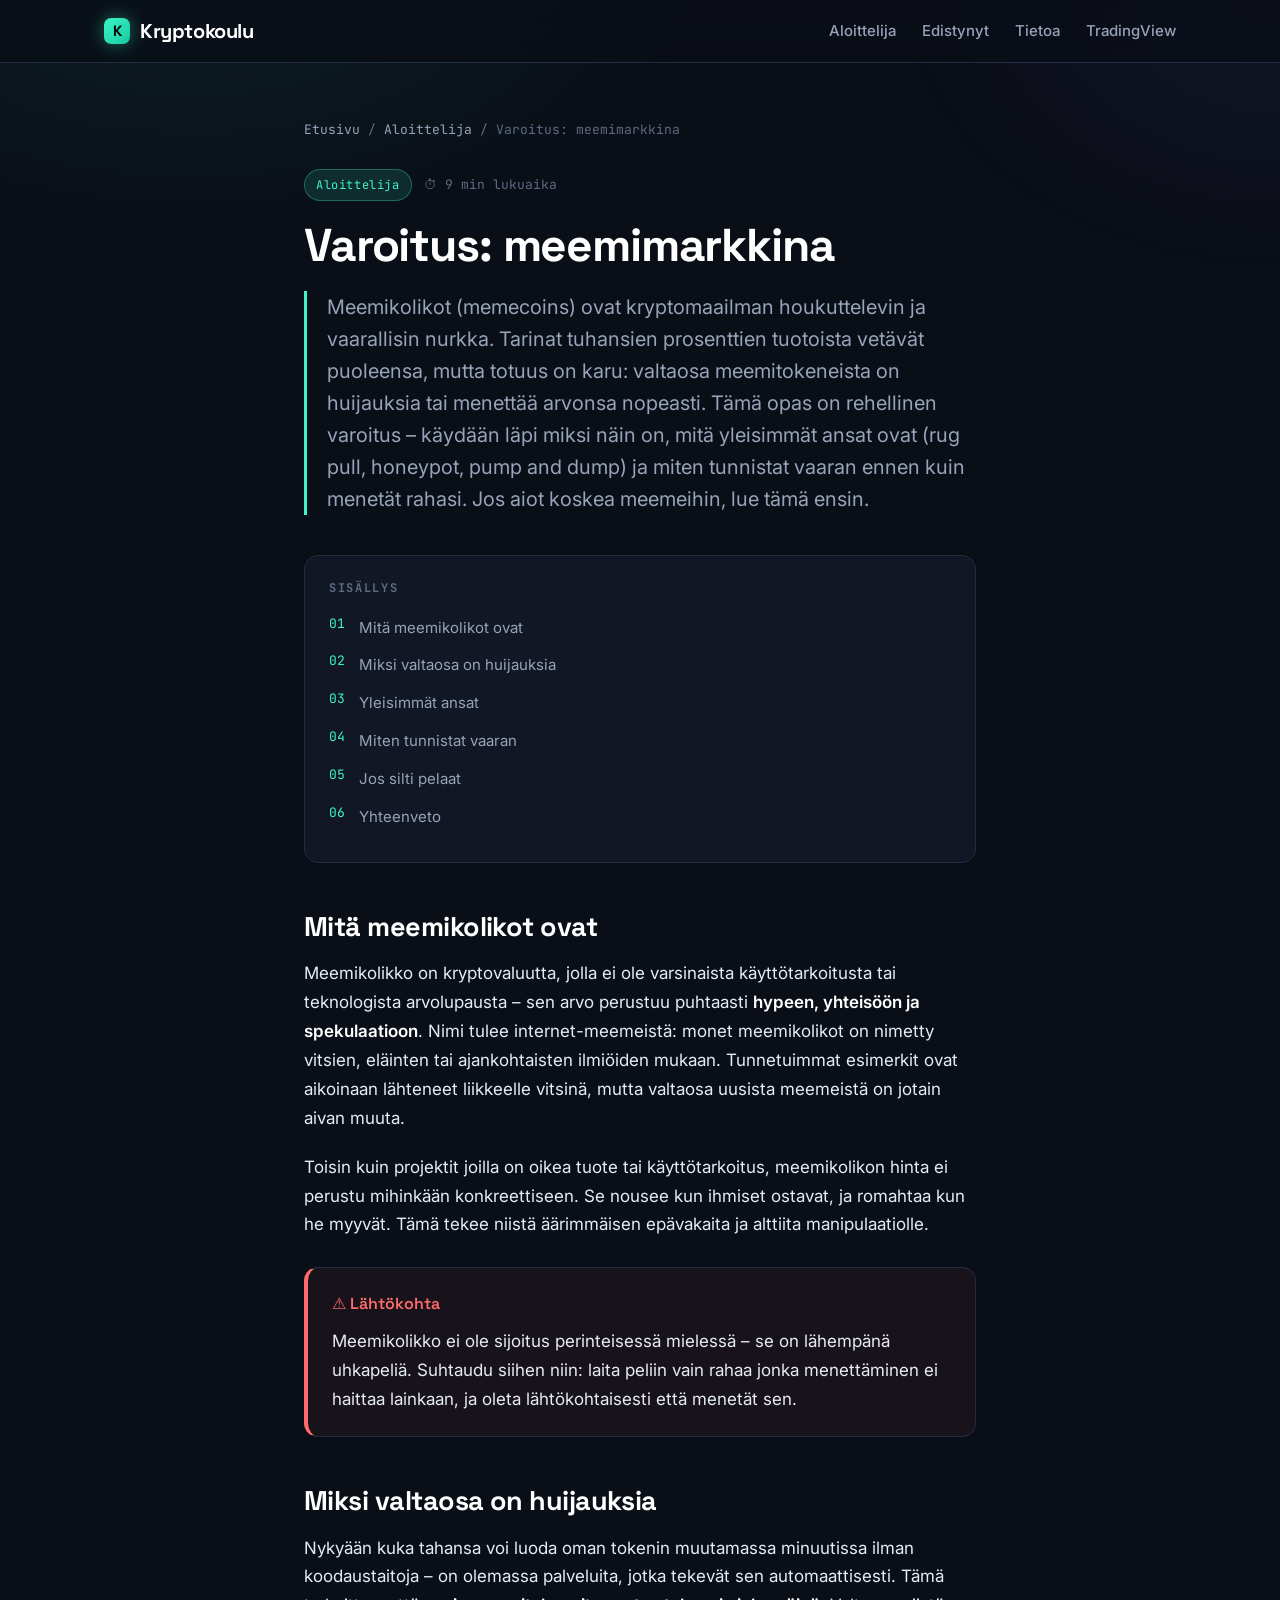
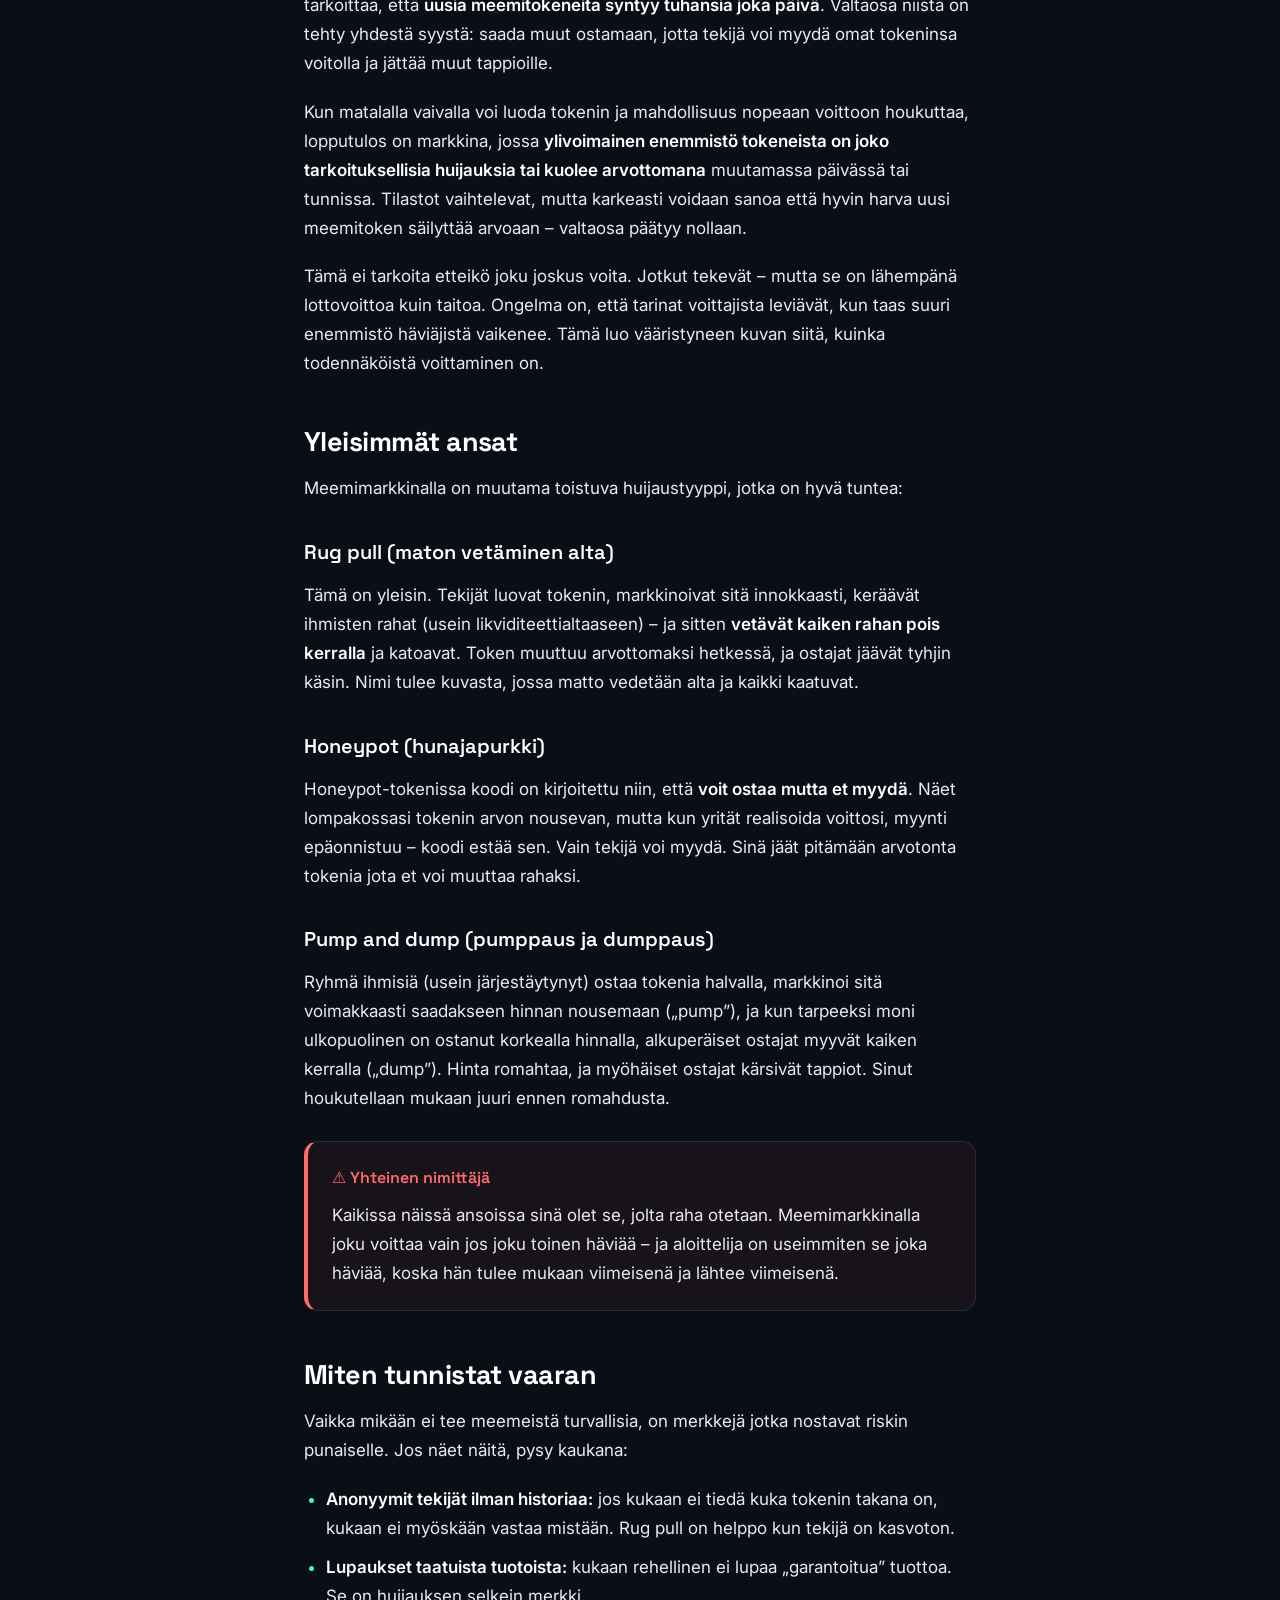
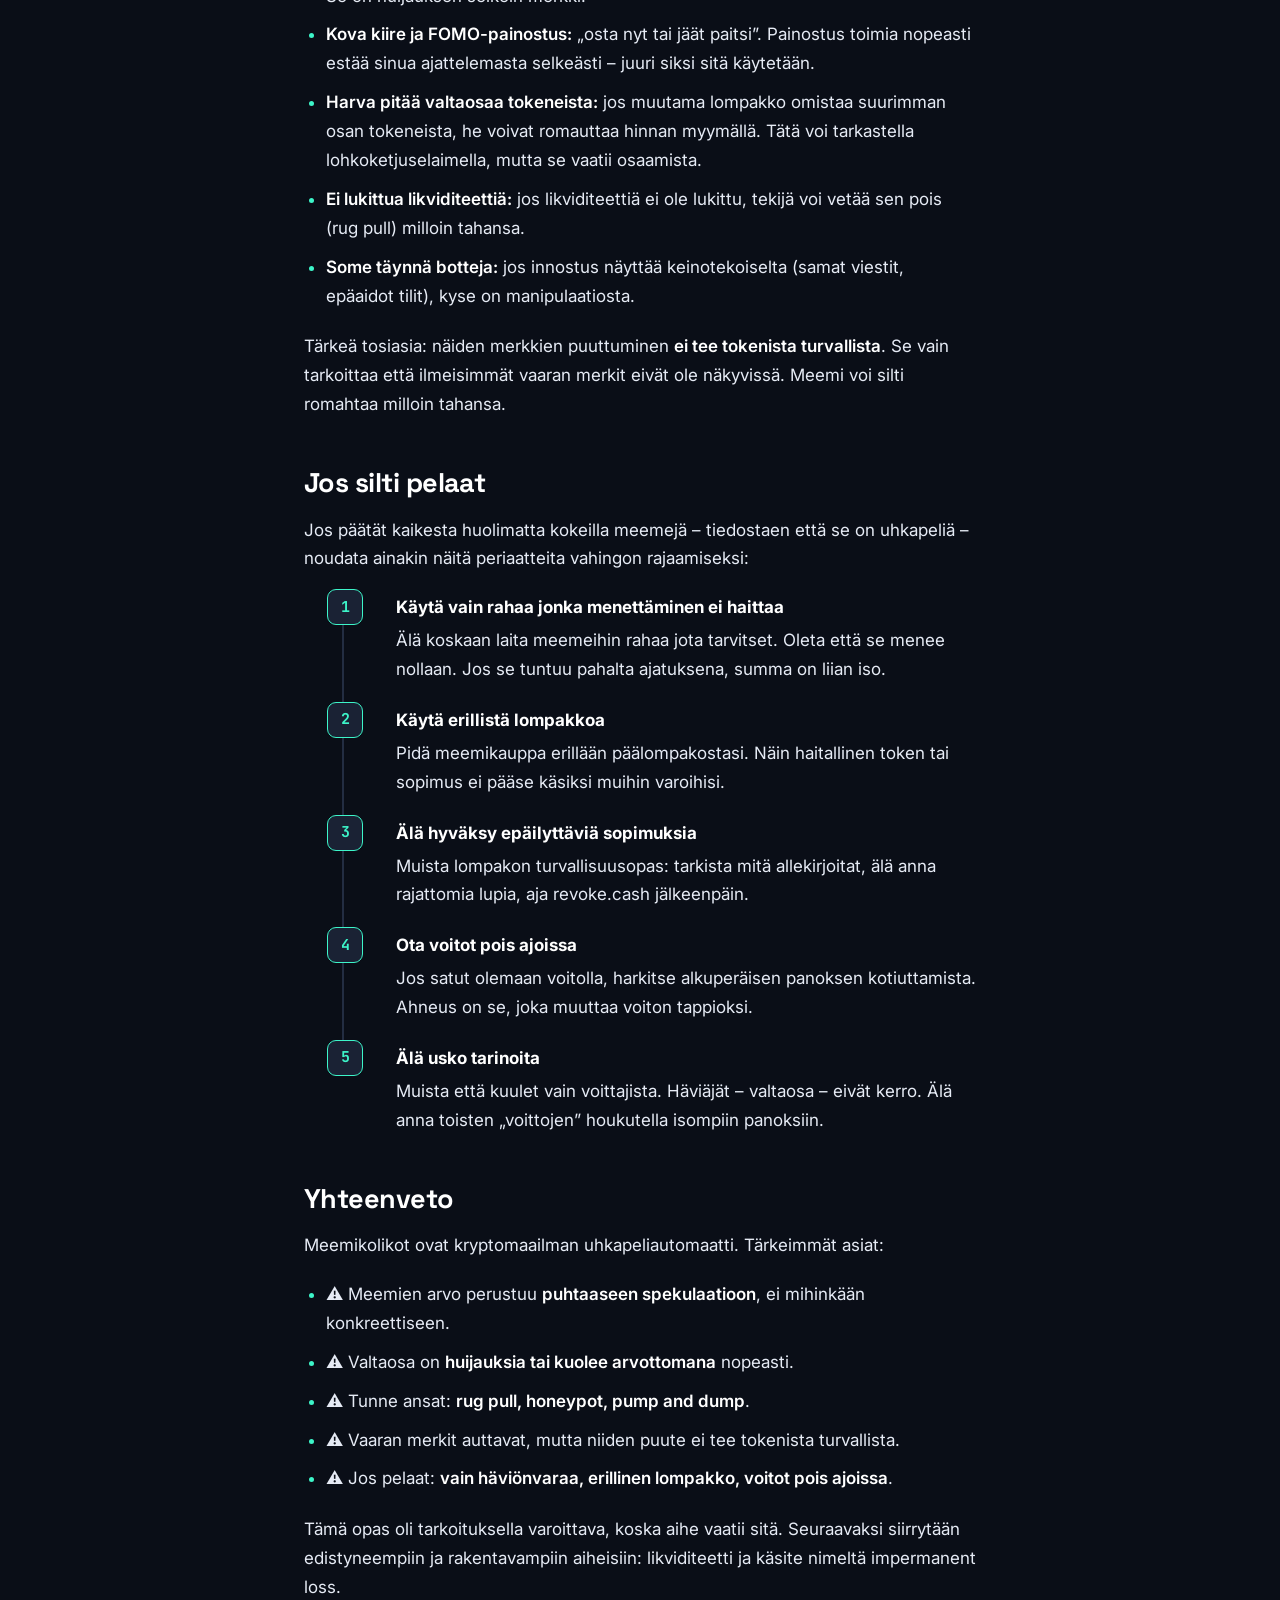
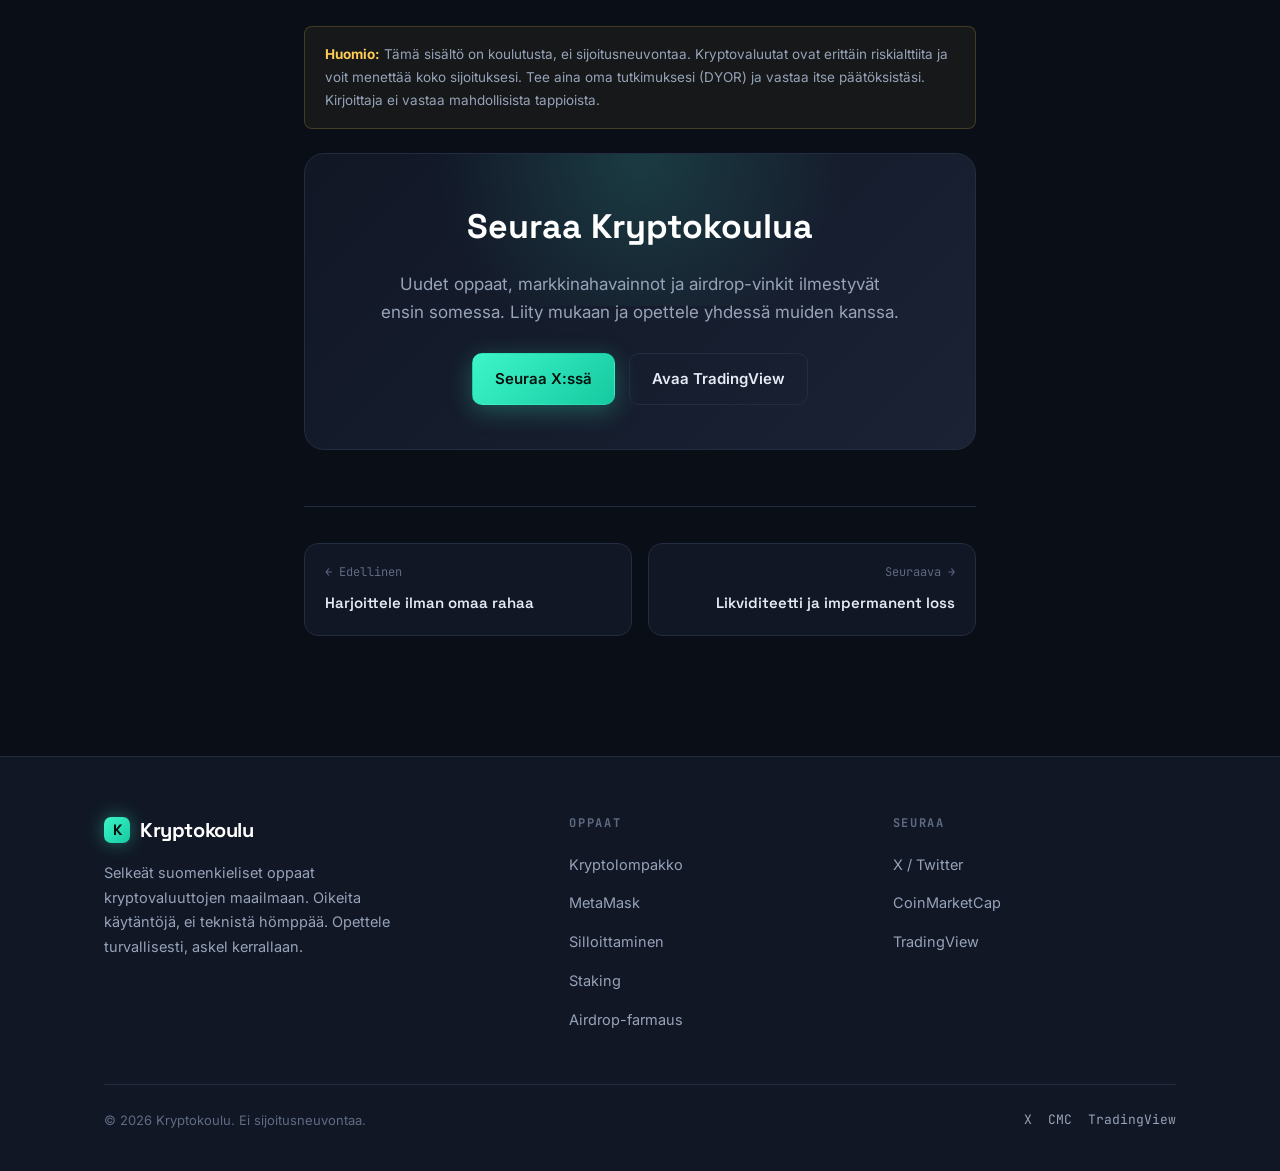
<file: artikkelit/meemikolikot.html>
<!DOCTYPE html>
<html lang="fi">
<head>
<meta charset="UTF-8">
<meta name="viewport" content="width=device-width, initial-scale=1.0">
<title>Varoitus: meemimarkkina | Kryptokoulu</title>
<meta name="description" content="Miksi 99 % meemitokeneista on huijauksia ja miten tunnistat ansan ennen kuin menetät rahaa.">
<meta name="keywords" content="meemikolikot, memecoin, rug pull, honeypot, pump and dump, krypto huijaus">
<meta name="author" content="Kryptokoulu">
<meta name="robots" content="index, follow">
<link rel="canonical" href="https://kryptokoulu.github.io/kryptokoulu/artikkelit/meemikolikot.html">

<!-- Open Graph -->
<meta property="og:type" content="article">
<meta property="og:title" content="Varoitus: meemimarkkina | Kryptokoulu">
<meta property="og:description" content="Miksi 99 % meemitokeneista on huijauksia ja miten tunnistat ansan ennen kuin menetät rahaa.">
<meta property="og:url" content="https://kryptokoulu.github.io/kryptokoulu/artikkelit/meemikolikot.html">
<meta property="og:site_name" content="Kryptokoulu">
<meta property="og:locale" content="fi_FI">

<!-- Twitter Card -->
<meta name="twitter:card" content="summary_large_image">
<meta name="twitter:site" content="@Kryptokoulu">
<meta name="twitter:title" content="Varoitus: meemimarkkina | Kryptokoulu">
<meta name="twitter:description" content="Miksi 99 % meemitokeneista on huijauksia ja miten tunnistat ansan ennen kuin menetät rahaa.">

<link rel="preconnect" href="https://fonts.googleapis.com">
<link rel="preconnect" href="https://fonts.gstatic.com" crossorigin>
<link href="https://fonts.googleapis.com/css2?family=Space+Grotesk:wght@400;500;600;700&family=Inter:wght@400;500;600;700&family=JetBrains+Mono:wght@400;500;700&display=swap" rel="stylesheet">
<link rel="stylesheet" href="../css/tyyli.css">
</head>
<body>

<nav class="navi">
  <div class="navi__sisalto">
    <a href="../index.html" class="logo">
      <span class="logo__merkki">K</span> Kryptokoulu
    </a>
    <div class="navi__linkit" id="navilinkit">
      <a href="../index.html#aloittelija">Aloittelija</a>
      <a href="../index.html#edistynyt">Edistynyt</a>
      <a href="../index.html#tietoa">Tietoa</a>
      <a href="https://www.tradingview.com/?aff_id=168670" target="_blank" rel="noopener">TradingView</a>
    </div>
    <button class="navi-nappi" onclick="document.getElementById('navilinkit').classList.toggle('auki')" aria-label="Valikko">☰</button>
  </div>
</nav>

<main class="artikkeli">
  <article class="artikkeli__wrap">
    <nav class="murupolku">
      <a href="../index.html">Etusivu</a> <span>/</span>
      <a href="../index.html#aloittelija">Aloittelija</a> <span>/</span>
      <span>Varoitus: meemimarkkina</span>
    </nav>
    <div class="artikkeli__meta">
      <span class="merkki">Aloittelija</span>
      <span class="lukuaika">⏱ 9 min lukuaika</span>
    </div>
    <h1>Varoitus: meemimarkkina</h1>
    <p class="artikkeli__ingressi">Meemikolikot (memecoins) ovat kryptomaailman houkuttelevin ja vaarallisin nurkka. Tarinat tuhansien prosenttien tuotoista vetävät puoleensa, mutta totuus on karu: valtaosa meemitokeneista on huijauksia tai menettää arvonsa nopeasti. Tämä opas on rehellinen varoitus – käydään läpi miksi näin on, mitä yleisimmät ansat ovat (rug pull, honeypot, pump and dump) ja miten tunnistat vaaran ennen kuin menetät rahasi. Jos aiot koskea meemeihin, lue tämä ensin.</p>
    <nav class="sisallys">
      <h2>Sisällys</h2>
      <ol>
          <li><a href="#mika">Mitä meemikolikot ovat</a></li>
          <li><a href="#miksi-99">Miksi valtaosa on huijauksia</a></li>
          <li><a href="#ansat">Yleisimmät ansat</a></li>
          <li><a href="#tunnista">Miten tunnistat vaaran</a></li>
          <li><a href="#jos-pelaat">Jos silti pelaat</a></li>
          <li><a href="#yhteenveto">Yhteenveto</a></li>
      </ol>
    </nav>
    <div class="sisalto">
<h2 id="mika">Mitä meemikolikot ovat</h2>

<p>Meemikolikko on kryptovaluutta, jolla ei ole varsinaista käyttötarkoitusta tai teknologista arvolupausta – sen arvo perustuu puhtaasti <strong>hypeen, yhteisöön ja spekulaatioon</strong>. Nimi tulee internet-meemeistä: monet meemikolikot on nimetty vitsien, eläinten tai ajankohtaisten ilmiöiden mukaan. Tunnetuimmat esimerkit ovat aikoinaan lähteneet liikkeelle vitsinä, mutta valtaosa uusista meemeistä on jotain aivan muuta.</p>

<p>Toisin kuin projektit joilla on oikea tuote tai käyttötarkoitus, meemikolikon hinta ei perustu mihinkään konkreettiseen. Se nousee kun ihmiset ostavat, ja romahtaa kun he myyvät. Tämä tekee niistä äärimmäisen epävakaita ja alttiita manipulaatiolle.</p>

<div class="laatikko laatikko--vaara">
  <div class="laatikko__otsikko">⚠️ Lähtökohta</div>
  <p>Meemikolikko ei ole sijoitus perinteisessä mielessä – se on lähempänä uhkapeliä. Suhtaudu siihen niin: laita peliin vain rahaa jonka menettäminen ei haittaa lainkaan, ja oleta lähtökohtaisesti että menetät sen.</p>
</div>

<h2 id="miksi-99">Miksi valtaosa on huijauksia</h2>

<p>Nykyään kuka tahansa voi luoda oman tokenin muutamassa minuutissa ilman koodaustaitoja – on olemassa palveluita, jotka tekevät sen automaattisesti. Tämä tarkoittaa, että <strong>uusia meemitokeneita syntyy tuhansia joka päivä</strong>. Valtaosa niistä on tehty yhdestä syystä: saada muut ostamaan, jotta tekijä voi myydä omat tokeninsa voitolla ja jättää muut tappioille.</p>

<p>Kun matalalla vaivalla voi luoda tokenin ja mahdollisuus nopeaan voittoon houkuttaa, lopputulos on markkina, jossa <strong>ylivoimainen enemmistö tokeneista on joko tarkoituksellisia huijauksia tai kuolee arvottomana</strong> muutamassa päivässä tai tunnissa. Tilastot vaihtelevat, mutta karkeasti voidaan sanoa että hyvin harva uusi meemitoken säilyttää arvoaan – valtaosa päätyy nollaan.</p>

<p>Tämä ei tarkoita etteikö joku joskus voita. Jotkut tekevät – mutta se on lähempänä lottovoittoa kuin taitoa. Ongelma on, että tarinat voittajista leviävät, kun taas suuri enemmistö häviäjistä vaikenee. Tämä luo vääristyneen kuvan siitä, kuinka todennäköistä voittaminen on.</p>

<h2 id="ansat">Yleisimmät ansat</h2>

<p>Meemimarkkinalla on muutama toistuva huijaustyyppi, jotka on hyvä tuntea:</p>

<h3>Rug pull (maton vetäminen alta)</h3>
<p>Tämä on yleisin. Tekijät luovat tokenin, markkinoivat sitä innokkaasti, keräävät ihmisten rahat (usein likviditeettialtaaseen) – ja sitten <strong>vetävät kaiken rahan pois kerralla</strong> ja katoavat. Token muuttuu arvottomaksi hetkessä, ja ostajat jäävät tyhjin käsin. Nimi tulee kuvasta, jossa matto vedetään alta ja kaikki kaatuvat.</p>

<h3>Honeypot (hunajapurkki)</h3>
<p>Honeypot-tokenissa koodi on kirjoitettu niin, että <strong>voit ostaa mutta et myydä</strong>. Näet lompakossasi tokenin arvon nousevan, mutta kun yrität realisoida voittosi, myynti epäonnistuu – koodi estää sen. Vain tekijä voi myydä. Sinä jäät pitämään arvotonta tokenia jota et voi muuttaa rahaksi.</p>

<h3>Pump and dump (pumppaus ja dumppaus)</h3>
<p>Ryhmä ihmisiä (usein järjestäytynyt) ostaa tokenia halvalla, markkinoi sitä voimakkaasti saadakseen hinnan nousemaan („pump”), ja kun tarpeeksi moni ulkopuolinen on ostanut korkealla hinnalla, alkuperäiset ostajat myyvät kaiken kerralla („dump”). Hinta romahtaa, ja myöhäiset ostajat kärsivät tappiot. Sinut houkutellaan mukaan juuri ennen romahdusta.</p>

<div class="laatikko laatikko--vaara">
  <div class="laatikko__otsikko">⚠️ Yhteinen nimittäjä</div>
  <p>Kaikissa näissä ansoissa sinä olet se, jolta raha otetaan. Meemimarkkinalla joku voittaa vain jos joku toinen häviää – ja aloittelija on useimmiten se joka häviää, koska hän tulee mukaan viimeisenä ja lähtee viimeisenä.</p>
</div>

<h2 id="tunnista">Miten tunnistat vaaran</h2>

<p>Vaikka mikään ei tee meemeistä turvallisia, on merkkejä jotka nostavat riskin punaiselle. Jos näet näitä, pysy kaukana:</p>

<ul>
  <li><strong>Anonyymit tekijät ilman historiaa:</strong> jos kukaan ei tiedä kuka tokenin takana on, kukaan ei myöskään vastaa mistään. Rug pull on helppo kun tekijä on kasvoton.</li>
  <li><strong>Lupaukset taatuista tuotoista:</strong> kukaan rehellinen ei lupaa „garantoitua” tuottoa. Se on huijauksen selkein merkki.</li>
  <li><strong>Kova kiire ja FOMO-painostus:</strong> „osta nyt tai jäät paitsi”. Painostus toimia nopeasti estää sinua ajattelemasta selkeästi – juuri siksi sitä käytetään.</li>
  <li><strong>Harva pitää valtaosaa tokeneista:</strong> jos muutama lompakko omistaa suurimman osan tokeneista, he voivat romauttaa hinnan myymällä. Tätä voi tarkastella lohkoketjuselaimella, mutta se vaatii osaamista.</li>
  <li><strong>Ei lukittua likviditeettiä:</strong> jos likviditeettiä ei ole lukittu, tekijä voi vetää sen pois (rug pull) milloin tahansa.</li>
  <li><strong>Some täynnä botteja:</strong> jos innostus näyttää keinotekoiselta (samat viestit, epäaidot tilit), kyse on manipulaatiosta.</li>
</ul>

<p>Tärkeä tosiasia: näiden merkkien puuttuminen <strong>ei tee tokenista turvallista</strong>. Se vain tarkoittaa että ilmeisimmät vaaran merkit eivät ole näkyvissä. Meemi voi silti romahtaa milloin tahansa.</p>

<h2 id="jos-pelaat">Jos silti pelaat</h2>

<p>Jos päätät kaikesta huolimatta kokeilla meemejä – tiedostaen että se on uhkapeliä – noudata ainakin näitä periaatteita vahingon rajaamiseksi:</p>

<ol class="askeleet">
  <li><b>Käytä vain rahaa jonka menettäminen ei haittaa</b>Älä koskaan laita meemeihin rahaa jota tarvitset. Oleta että se menee nollaan. Jos se tuntuu pahalta ajatuksena, summa on liian iso.</li>
  <li><b>Käytä erillistä lompakkoa</b>Pidä meemikauppa erillään päälompakostasi. Näin haitallinen token tai sopimus ei pääse käsiksi muihin varoihisi.</li>
  <li><b>Älä hyväksy epäilyttäviä sopimuksia</b>Muista lompakon turvallisuusopas: tarkista mitä allekirjoitat, älä anna rajattomia lupia, aja revoke.cash jälkeenpäin.</li>
  <li><b>Ota voitot pois ajoissa</b>Jos satut olemaan voitolla, harkitse alkuperäisen panoksen kotiuttamista. Ahneus on se, joka muuttaa voiton tappioksi.</li>
  <li><b>Älä usko tarinoita</b>Muista että kuulet vain voittajista. Häviäjät – valtaosa – eivät kerro. Älä anna toisten „voittojen” houkutella isompiin panoksiin.</li>
</ol>

<h2 id="yhteenveto">Yhteenveto</h2>

<p>Meemikolikot ovat kryptomaailman uhkapeliautomaatti. Tärkeimmät asiat:</p>

<ul>
  <li>⚠️ Meemien arvo perustuu <strong>puhtaaseen spekulaatioon</strong>, ei mihinkään konkreettiseen.</li>
  <li>⚠️ Valtaosa on <strong>huijauksia tai kuolee arvottomana</strong> nopeasti.</li>
  <li>⚠️ Tunne ansat: <strong>rug pull, honeypot, pump and dump</strong>.</li>
  <li>⚠️ Vaaran merkit auttavat, mutta niiden puute ei tee tokenista turvallista.</li>
  <li>⚠️ Jos pelaat: <strong>vain häviönvaraa, erillinen lompakko, voitot pois ajoissa</strong>.</li>
</ul>

<p>Tämä opas oli tarkoituksella varoittava, koska aihe vaatii sitä. Seuraavaksi siirrytään edistyneempiin ja rakentavampiin aiheisiin: likviditeetti ja käsite nimeltä impermanent loss.</p>
    </div>
    <div class="vastuuvapaus">
  <strong>Huomio:</strong> Tämä sisältö on koulutusta, ei sijoitusneuvontaa. Kryptovaluutat ovat erittäin riskialttiita ja voit menettää koko sijoituksesi. Tee aina oma tutkimuksesi (DYOR) ja vastaa itse päätöksistäsi. Kirjoittaja ei vastaa mahdollisista tappioista.
</div>
    <div class="cta">
  <h2>Seuraa Kryptokoulua</h2>
  <p>Uudet oppaat, markkinahavainnot ja airdrop-vinkit ilmestyvät ensin somessa. Liity mukaan ja opettele yhdessä muiden kanssa.</p>
  <div class="cta__napit">
    <a href="https://x.com/Kryptokoulu" target="_blank" rel="noopener" class="nappi nappi--paa">Seuraa X:ssä</a>
    <a href="https://www.tradingview.com/?aff_id=168670" target="_blank" rel="noopener" class="nappi nappi--reuna">Avaa TradingView</a>
  </div>
</div>
    <nav class="artikkeli-navi">
<a href="testnet-harjoittelu.html"><span>← Edellinen</span><b>Harjoittele ilman omaa rahaa</b></a>
<a href="likviditeetti.html" class="seur"><span>Seuraava →</span><b>Likviditeetti ja impermanent loss</b></a>
</nav>
  </article>
</main>
<footer class="alatunniste">
  <div class="wrap">
    <div class="alatunniste__grid">
      <div>
        <a href="../index.html" class="logo alatunniste__logo">
          <span class="logo__merkki">K</span> Kryptokoulu
        </a>
        <p>Selkeät suomenkieliset oppaat kryptovaluuttojen maailmaan. Oikeita käytäntöjä, ei teknistä hömppää. Opettele turvallisesti, askel kerrallaan.</p>
      </div>
      <div>
        <h5>Oppaat</h5>
        <ul>
          <li><a href="kryptolompakko.html">Kryptolompakko</a></li>
          <li><a href="metamask.html">MetaMask</a></li>
          <li><a href="silloittaminen.html">Silloittaminen</a></li>
          <li><a href="staking.html">Staking</a></li>
          <li><a href="airdrop.html">Airdrop-farmaus</a></li>
        </ul>
      </div>
      <div>
        <h5>Seuraa</h5>
        <ul>
          <li><a href="https://x.com/Kryptokoulu" target="_blank" rel="noopener">X / Twitter</a></li>
          <li><a href="https://coinmarketcap.com/community/profile/krytokoulu/" target="_blank" rel="noopener">CoinMarketCap</a></li>
          <li><a href="https://www.tradingview.com/?aff_id=168670" target="_blank" rel="noopener">TradingView</a></li>
        </ul>
      </div>
    </div>
    <div class="alatunniste__alaosa">
      <span>© 2026 Kryptokoulu. Ei sijoitusneuvontaa.</span>
      <div class="some-linkit">
        <a href="https://x.com/Kryptokoulu" target="_blank" rel="noopener">X</a>
        <a href="https://coinmarketcap.com/community/profile/krytokoulu/" target="_blank" rel="noopener">CMC</a>
        <a href="https://www.tradingview.com/?aff_id=168670" target="_blank" rel="noopener">TradingView</a>
      </div>
    </div>
  </div>
</footer>
</body>
</html>
<script type="application/ld+json">
{
  "@context": "https://schema.org",
  "@type": "Article",
  "headline": "Varoitus: meemimarkkina",
  "description": "Miksi 99 % meemitokeneista on huijauksia ja miten tunnistat ansan ennen kuin menetät rahaa.",
  "author": { "@type": "Organization", "name": "Kryptokoulu" },
  "publisher": { "@type": "Organization", "name": "Kryptokoulu" },
  "inLanguage": "fi-FI",
  "url": "https://kryptokoulu.github.io/kryptokoulu/artikkelit/meemikolikot.html"
}
</script>
</file>
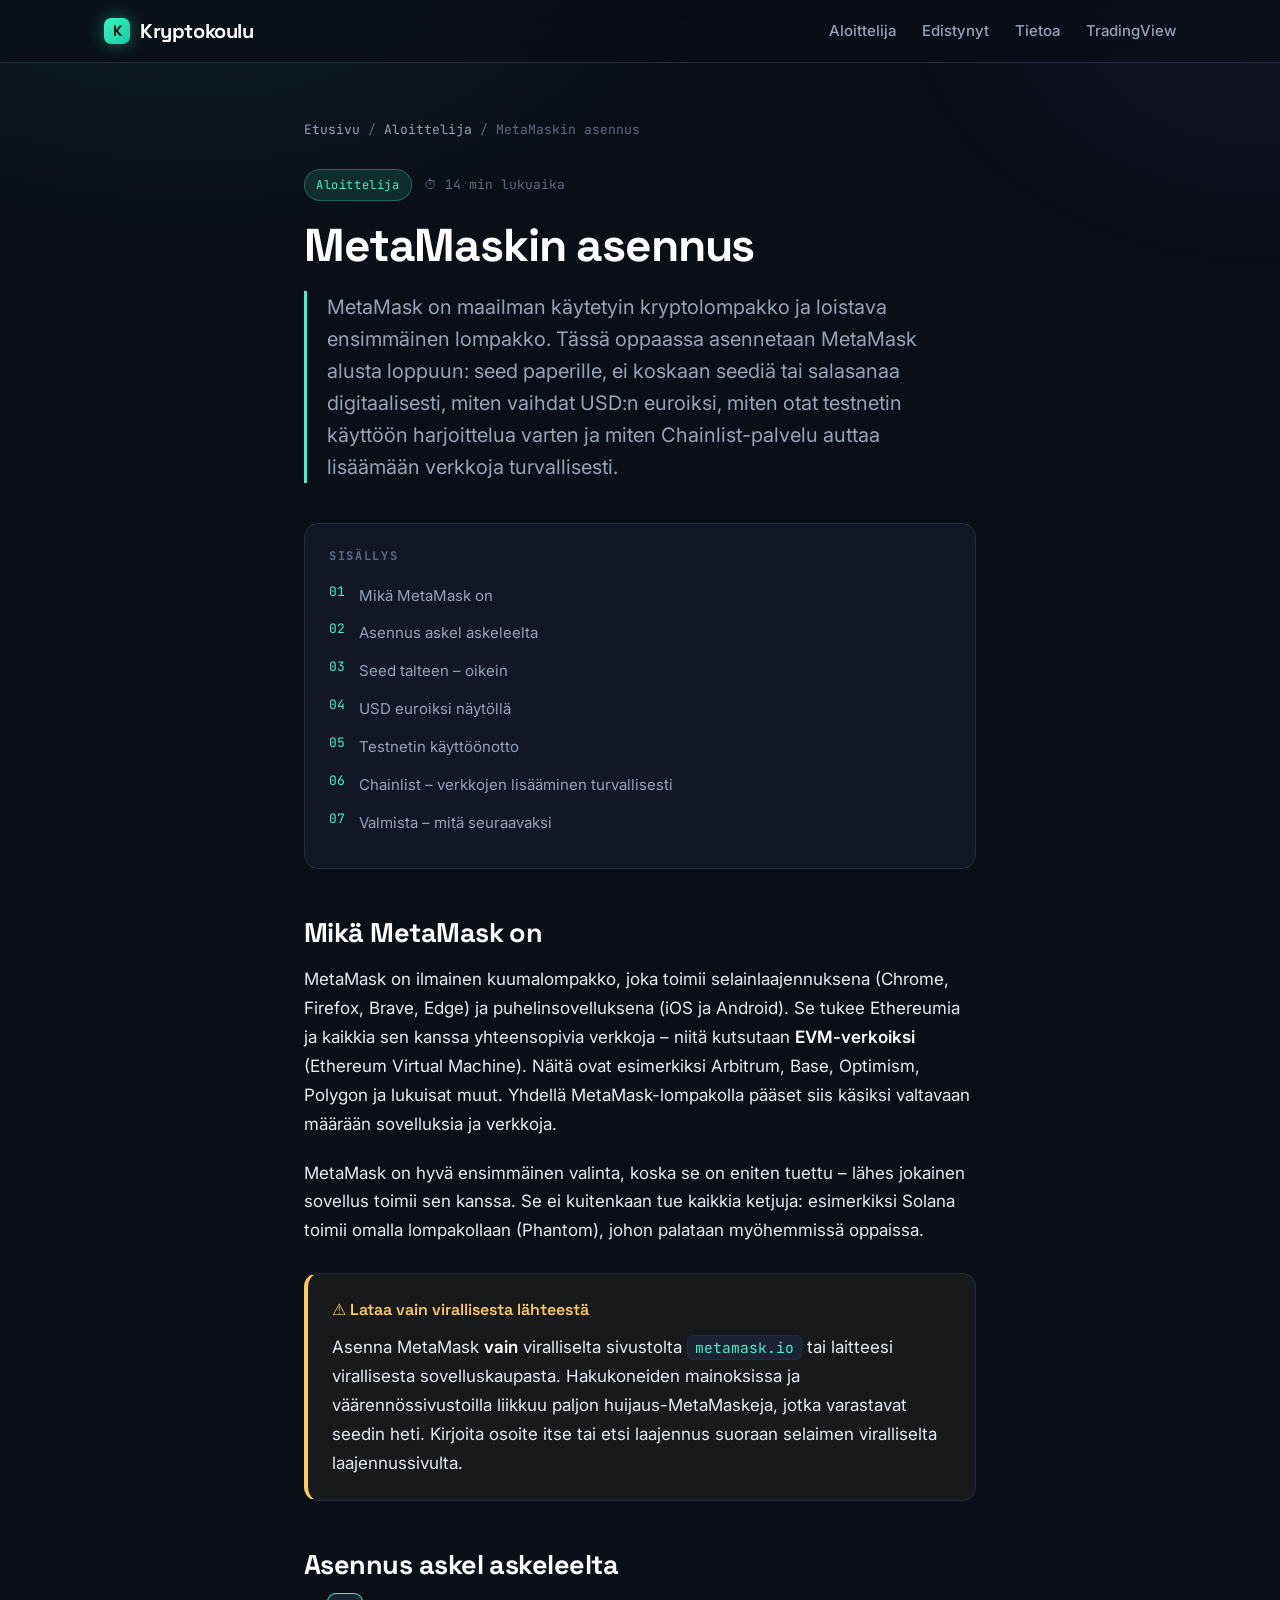
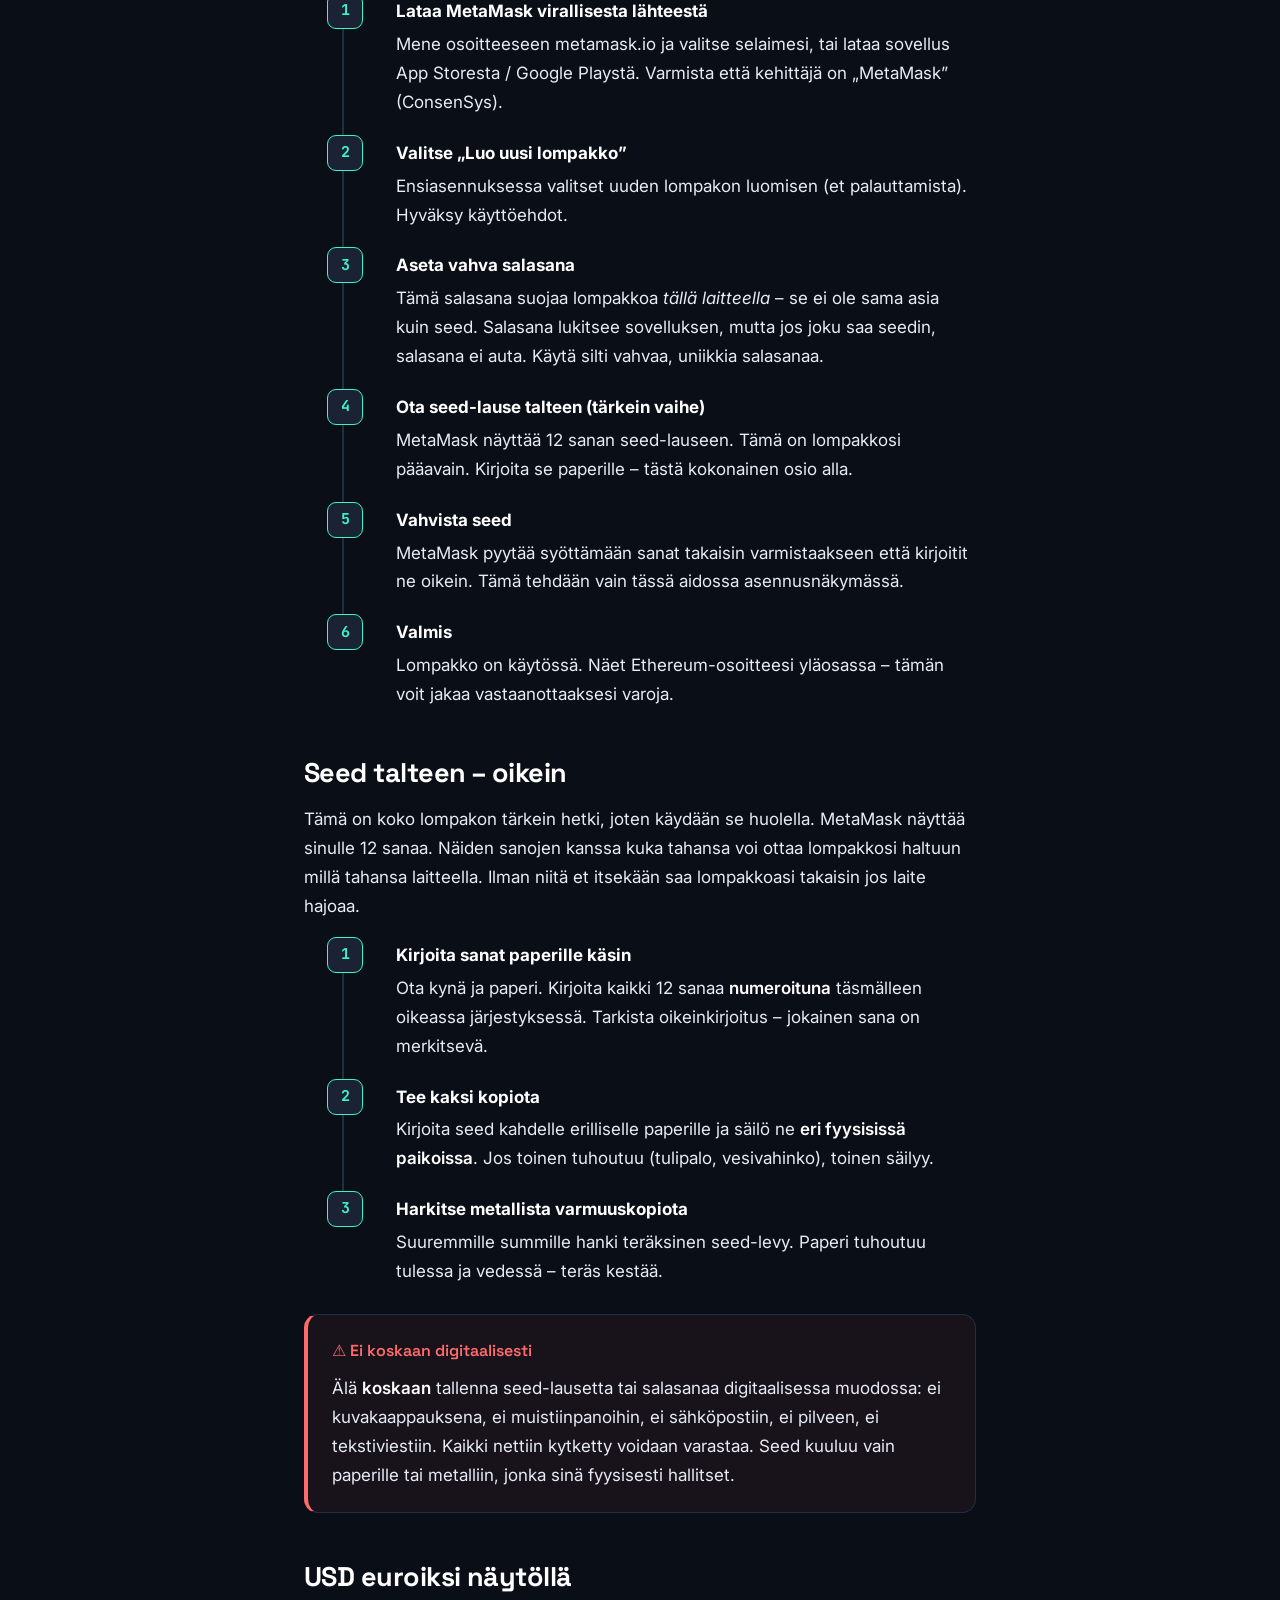
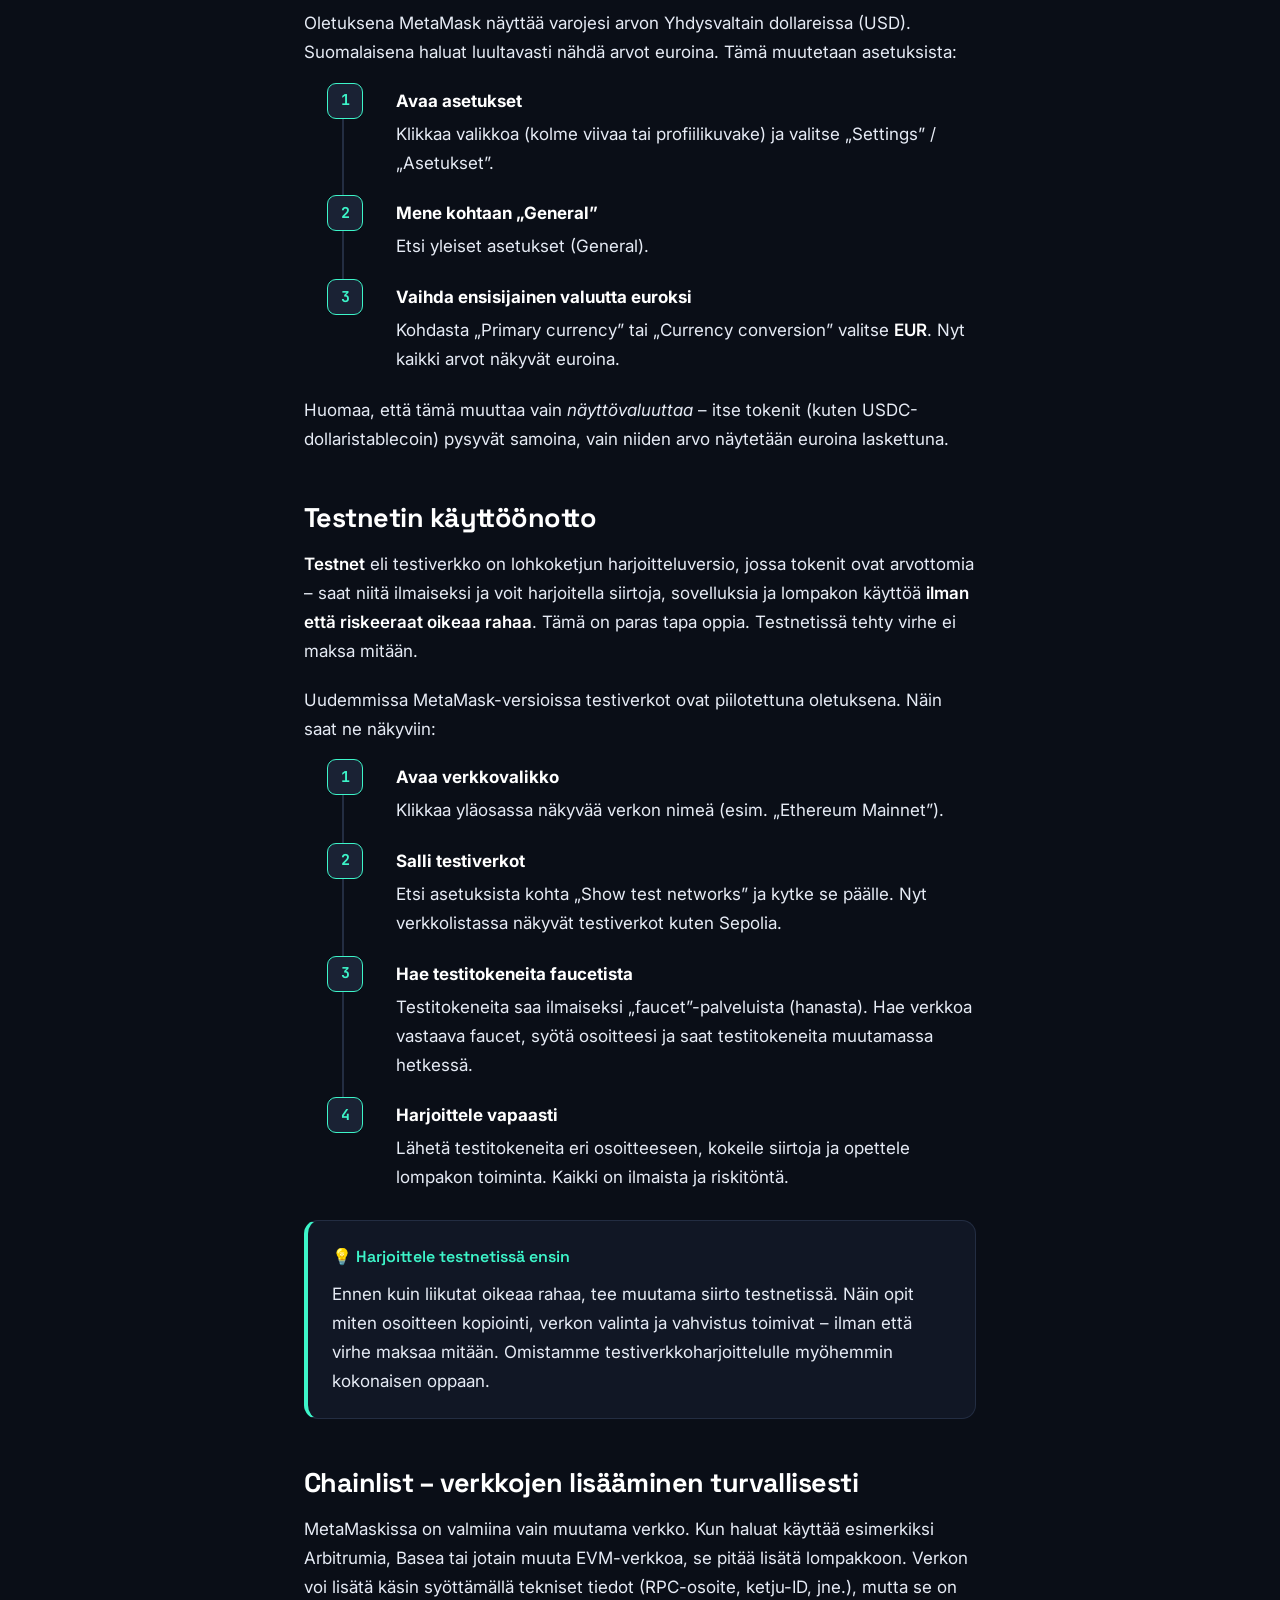
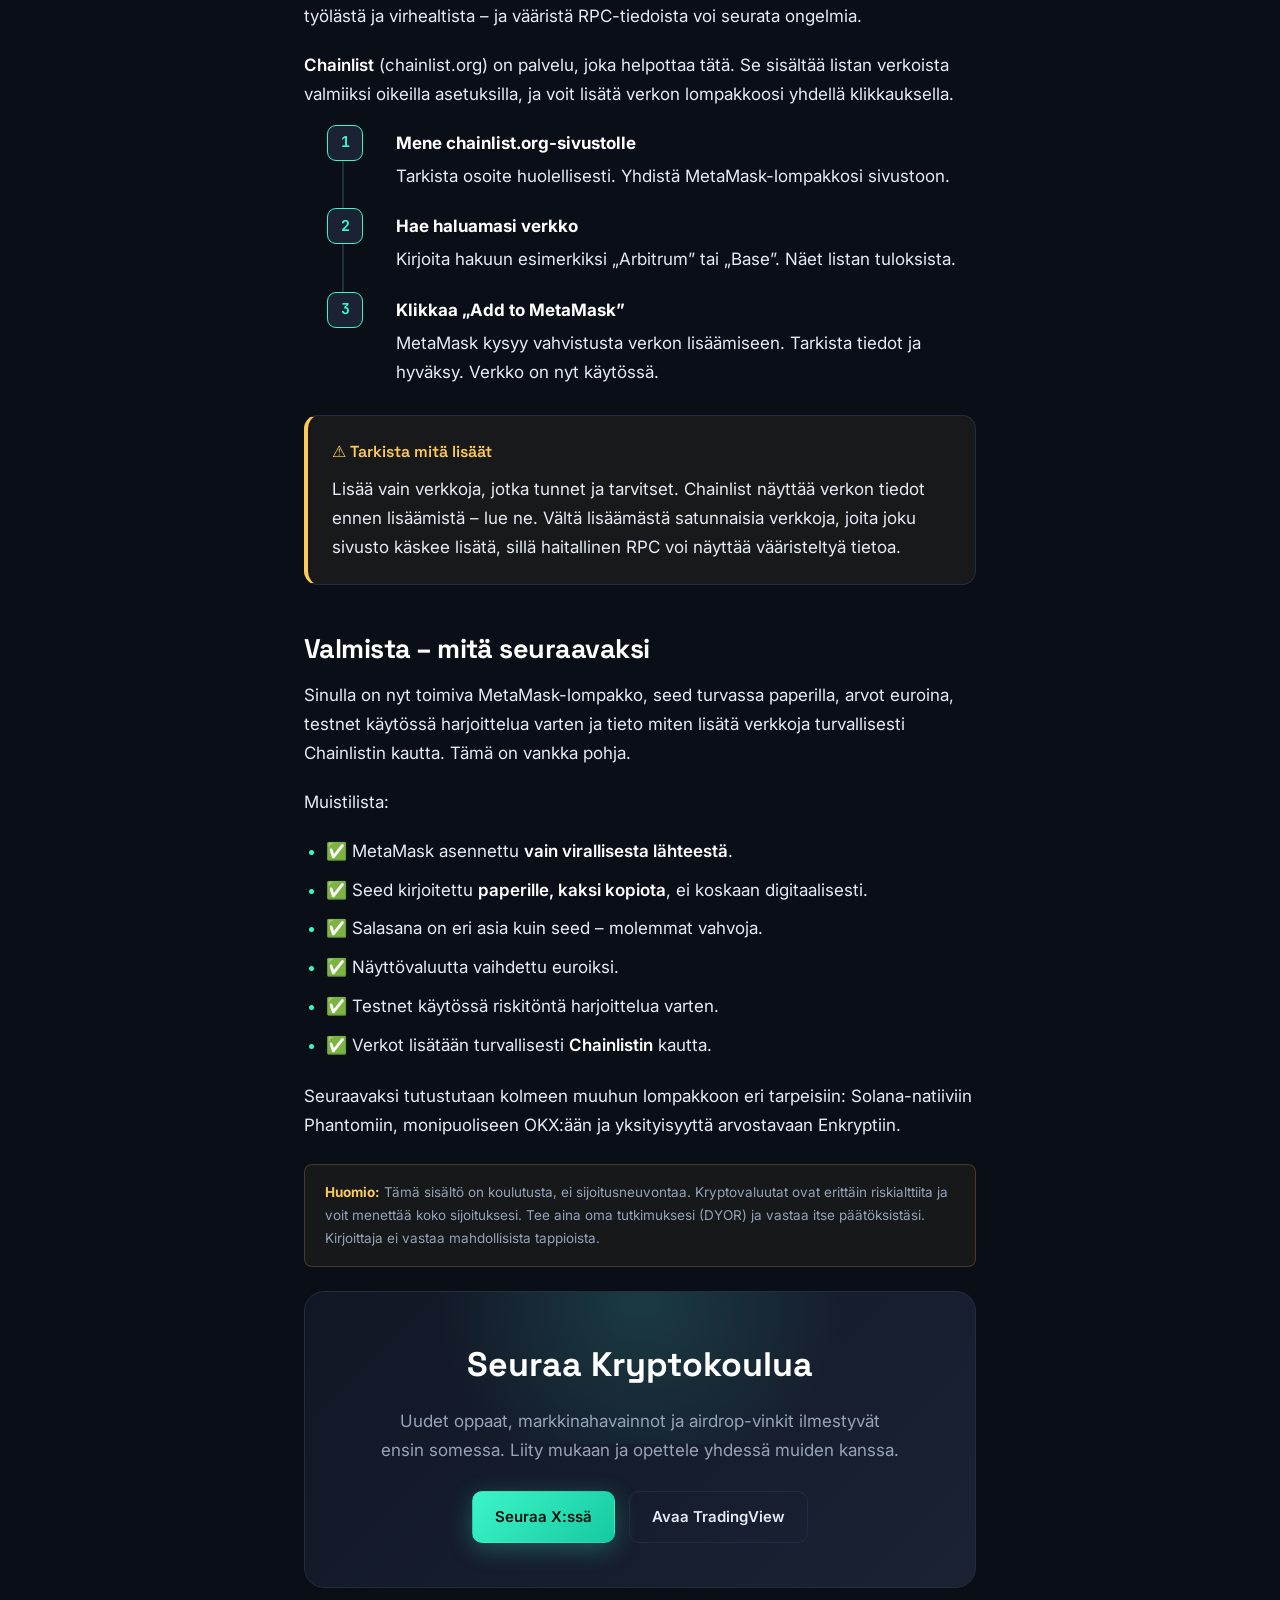
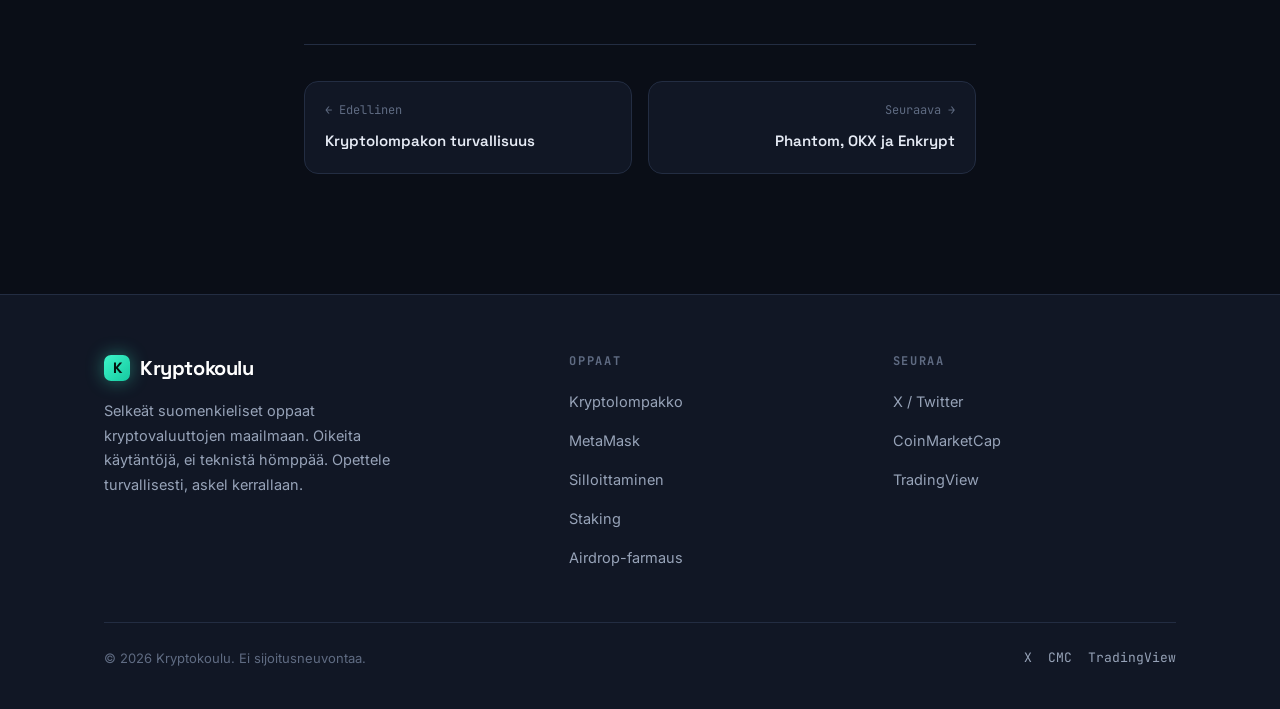
<file: artikkelit/metamask.html>
<!DOCTYPE html>
<html lang="fi">
<head>
<meta charset="UTF-8">
<meta name="viewport" content="width=device-width, initial-scale=1.0">
<title>MetaMaskin asennus | Kryptokoulu</title>
<meta name="description" content="Asennus alusta loppuun, seed paperille, testnet käyttöön ja Chainlist-palvelu.">
<meta name="keywords" content="MetaMask asennus, MetaMask suomeksi, testnet, Chainlist, kryptolompakko opas">
<meta name="author" content="Kryptokoulu">
<meta name="robots" content="index, follow">
<link rel="canonical" href="https://kryptokoulu.github.io/kryptokoulu/artikkelit/metamask.html">

<!-- Open Graph -->
<meta property="og:type" content="article">
<meta property="og:title" content="MetaMaskin asennus | Kryptokoulu">
<meta property="og:description" content="Asennus alusta loppuun, seed paperille, testnet käyttöön ja Chainlist-palvelu.">
<meta property="og:url" content="https://kryptokoulu.github.io/kryptokoulu/artikkelit/metamask.html">
<meta property="og:site_name" content="Kryptokoulu">
<meta property="og:locale" content="fi_FI">

<!-- Twitter Card -->
<meta name="twitter:card" content="summary_large_image">
<meta name="twitter:site" content="@Kryptokoulu">
<meta name="twitter:title" content="MetaMaskin asennus | Kryptokoulu">
<meta name="twitter:description" content="Asennus alusta loppuun, seed paperille, testnet käyttöön ja Chainlist-palvelu.">

<link rel="preconnect" href="https://fonts.googleapis.com">
<link rel="preconnect" href="https://fonts.gstatic.com" crossorigin>
<link href="https://fonts.googleapis.com/css2?family=Space+Grotesk:wght@400;500;600;700&family=Inter:wght@400;500;600;700&family=JetBrains+Mono:wght@400;500;700&display=swap" rel="stylesheet">
<link rel="stylesheet" href="../css/tyyli.css">
</head>
<body>

<nav class="navi">
  <div class="navi__sisalto">
    <a href="../index.html" class="logo">
      <span class="logo__merkki">K</span> Kryptokoulu
    </a>
    <div class="navi__linkit" id="navilinkit">
      <a href="../index.html#aloittelija">Aloittelija</a>
      <a href="../index.html#edistynyt">Edistynyt</a>
      <a href="../index.html#tietoa">Tietoa</a>
      <a href="https://www.tradingview.com/?aff_id=168670" target="_blank" rel="noopener">TradingView</a>
    </div>
    <button class="navi-nappi" onclick="document.getElementById('navilinkit').classList.toggle('auki')" aria-label="Valikko">☰</button>
  </div>
</nav>

<main class="artikkeli">
  <article class="artikkeli__wrap">
    <nav class="murupolku">
      <a href="../index.html">Etusivu</a> <span>/</span>
      <a href="../index.html#aloittelija">Aloittelija</a> <span>/</span>
      <span>MetaMaskin asennus</span>
    </nav>
    <div class="artikkeli__meta">
      <span class="merkki">Aloittelija</span>
      <span class="lukuaika">⏱ 14 min lukuaika</span>
    </div>
    <h1>MetaMaskin asennus</h1>
    <p class="artikkeli__ingressi">MetaMask on maailman käytetyin kryptolompakko ja loistava ensimmäinen lompakko. Tässä oppaassa asennetaan MetaMask alusta loppuun: seed paperille, ei koskaan seediä tai salasanaa digitaalisesti, miten vaihdat USD:n euroiksi, miten otat testnetin käyttöön harjoittelua varten ja miten Chainlist-palvelu auttaa lisäämään verkkoja turvallisesti.</p>
    <nav class="sisallys">
      <h2>Sisällys</h2>
      <ol>
          <li><a href="#mika">Mikä MetaMask on</a></li>
          <li><a href="#asennus">Asennus askel askeleelta</a></li>
          <li><a href="#seed">Seed talteen – oikein</a></li>
          <li><a href="#valuutta">USD euroiksi näytöllä</a></li>
          <li><a href="#testnet">Testnetin käyttöönotto</a></li>
          <li><a href="#chainlist">Chainlist – verkkojen lisääminen turvallisesti</a></li>
          <li><a href="#valmis">Valmista – mitä seuraavaksi</a></li>
      </ol>
    </nav>
    <div class="sisalto">
<h2 id="mika">Mikä MetaMask on</h2>

<p>MetaMask on ilmainen kuumalompakko, joka toimii selainlaajennuksena (Chrome, Firefox, Brave, Edge) ja puhelinsovelluksena (iOS ja Android). Se tukee Ethereumia ja kaikkia sen kanssa yhteensopivia verkkoja – niitä kutsutaan <strong>EVM-verkoiksi</strong> (Ethereum Virtual Machine). Näitä ovat esimerkiksi Arbitrum, Base, Optimism, Polygon ja lukuisat muut. Yhdellä MetaMask-lompakolla pääset siis käsiksi valtavaan määrään sovelluksia ja verkkoja.</p>

<p>MetaMask on hyvä ensimmäinen valinta, koska se on eniten tuettu – lähes jokainen sovellus toimii sen kanssa. Se ei kuitenkaan tue kaikkia ketjuja: esimerkiksi Solana toimii omalla lompakollaan (Phantom), johon palataan myöhemmissä oppaissa.</p>

<div class="laatikko laatikko--varo">
  <div class="laatikko__otsikko">⚠️ Lataa vain virallisesta lähteestä</div>
  <p>Asenna MetaMask <strong>vain</strong> viralliselta sivustolta <code>metamask.io</code> tai laitteesi virallisesta sovelluskaupasta. Hakukoneiden mainoksissa ja väärennössivustoilla liikkuu paljon huijaus-MetaMaskeja, jotka varastavat seedin heti. Kirjoita osoite itse tai etsi laajennus suoraan selaimen viralliselta laajennussivulta.</p>
</div>

<h2 id="asennus">Asennus askel askeleelta</h2>

<ol class="askeleet">
  <li><b>Lataa MetaMask virallisesta lähteestä</b>Mene osoitteeseen metamask.io ja valitse selaimesi, tai lataa sovellus App Storesta / Google Playstä. Varmista että kehittäjä on „MetaMask” (ConsenSys).</li>
  <li><b>Valitse „Luo uusi lompakko”</b>Ensiasennuksessa valitset uuden lompakon luomisen (et palauttamista). Hyväksy käyttöehdot.</li>
  <li><b>Aseta vahva salasana</b>Tämä salasana suojaa lompakkoa <em>tällä laitteella</em> – se ei ole sama asia kuin seed. Salasana lukitsee sovelluksen, mutta jos joku saa seedin, salasana ei auta. Käytä silti vahvaa, uniikkia salasanaa.</li>
  <li><b>Ota seed-lause talteen (tärkein vaihe)</b>MetaMask näyttää 12 sanan seed-lauseen. Tämä on lompakkosi pääavain. Kirjoita se paperille – tästä kokonainen osio alla.</li>
  <li><b>Vahvista seed</b>MetaMask pyytää syöttämään sanat takaisin varmistaakseen että kirjoitit ne oikein. Tämä tehdään vain tässä aidossa asennusnäkymässä.</li>
  <li><b>Valmis</b>Lompakko on käytössä. Näet Ethereum-osoitteesi yläosassa – tämän voit jakaa vastaanottaaksesi varoja.</li>
</ol>

<h2 id="seed">Seed talteen – oikein</h2>

<p>Tämä on koko lompakon tärkein hetki, joten käydään se huolella. MetaMask näyttää sinulle 12 sanaa. Näiden sanojen kanssa kuka tahansa voi ottaa lompakkosi haltuun millä tahansa laitteella. Ilman niitä et itsekään saa lompakkoasi takaisin jos laite hajoaa.</p>

<ol class="askeleet">
  <li><b>Kirjoita sanat paperille käsin</b>Ota kynä ja paperi. Kirjoita kaikki 12 sanaa <strong>numeroituna</strong> täsmälleen oikeassa järjestyksessä. Tarkista oikeinkirjoitus – jokainen sana on merkitsevä.</li>
  <li><b>Tee kaksi kopiota</b>Kirjoita seed kahdelle erilliselle paperille ja säilö ne <strong>eri fyysisissä paikoissa</strong>. Jos toinen tuhoutuu (tulipalo, vesivahinko), toinen säilyy.</li>
  <li><b>Harkitse metallista varmuuskopiota</b>Suuremmille summille hanki teräksinen seed-levy. Paperi tuhoutuu tulessa ja vedessä – teräs kestää.</li>
</ol>

<div class="laatikko laatikko--vaara">
  <div class="laatikko__otsikko">⚠️ Ei koskaan digitaalisesti</div>
  <p>Älä <strong>koskaan</strong> tallenna seed-lausetta tai salasanaa digitaalisessa muodossa: ei kuvakaappauksena, ei muistiinpanoihin, ei sähköpostiin, ei pilveen, ei tekstiviestiin. Kaikki nettiin kytketty voidaan varastaa. Seed kuuluu vain paperille tai metalliin, jonka sinä fyysisesti hallitset.</p>
</div>

<h2 id="valuutta">USD euroiksi näytöllä</h2>

<p>Oletuksena MetaMask näyttää varojesi arvon Yhdysvaltain dollareissa (USD). Suomalaisena haluat luultavasti nähdä arvot euroina. Tämä muutetaan asetuksista:</p>

<ol class="askeleet">
  <li><b>Avaa asetukset</b>Klikkaa valikkoa (kolme viivaa tai profiilikuvake) ja valitse „Settings” / „Asetukset”.</li>
  <li><b>Mene kohtaan „General”</b>Etsi yleiset asetukset (General).</li>
  <li><b>Vaihda ensisijainen valuutta euroksi</b>Kohdasta „Primary currency” tai „Currency conversion” valitse <strong>EUR</strong>. Nyt kaikki arvot näkyvät euroina.</li>
</ol>

<p>Huomaa, että tämä muuttaa vain <em>näyttövaluuttaa</em> – itse tokenit (kuten USDC-dollaristablecoin) pysyvät samoina, vain niiden arvo näytetään euroina laskettuna.</p>

<h2 id="testnet">Testnetin käyttöönotto</h2>

<p><strong>Testnet</strong> eli testiverkko on lohkoketjun harjoitteluversio, jossa tokenit ovat arvottomia – saat niitä ilmaiseksi ja voit harjoitella siirtoja, sovelluksia ja lompakon käyttöä <strong>ilman että riskeeraat oikeaa rahaa</strong>. Tämä on paras tapa oppia. Testnetissä tehty virhe ei maksa mitään.</p>

<p>Uudemmissa MetaMask-versioissa testiverkot ovat piilotettuna oletuksena. Näin saat ne näkyviin:</p>

<ol class="askeleet">
  <li><b>Avaa verkkovalikko</b>Klikkaa yläosassa näkyvää verkon nimeä (esim. „Ethereum Mainnet”).</li>
  <li><b>Salli testiverkot</b>Etsi asetuksista kohta „Show test networks” ja kytke se päälle. Nyt verkkolistassa näkyvät testiverkot kuten Sepolia.</li>
  <li><b>Hae testitokeneita faucetista</b>Testitokeneita saa ilmaiseksi „faucet”-palveluista (hanasta). Hae verkkoa vastaava faucet, syötä osoitteesi ja saat testitokeneita muutamassa hetkessä.</li>
  <li><b>Harjoittele vapaasti</b>Lähetä testitokeneita eri osoitteeseen, kokeile siirtoja ja opettele lompakon toiminta. Kaikki on ilmaista ja riskitöntä.</li>
</ol>

<div class="laatikko laatikko--vinkki">
  <div class="laatikko__otsikko">💡 Harjoittele testnetissä ensin</div>
  <p>Ennen kuin liikutat oikeaa rahaa, tee muutama siirto testnetissä. Näin opit miten osoitteen kopiointi, verkon valinta ja vahvistus toimivat – ilman että virhe maksaa mitään. Omistamme testiverkkoharjoittelulle myöhemmin kokonaisen oppaan.</p>
</div>

<h2 id="chainlist">Chainlist – verkkojen lisääminen turvallisesti</h2>

<p>MetaMaskissa on valmiina vain muutama verkko. Kun haluat käyttää esimerkiksi Arbitrumia, Basea tai jotain muuta EVM-verkkoa, se pitää lisätä lompakkoon. Verkon voi lisätä käsin syöttämällä tekniset tiedot (RPC-osoite, ketju-ID, jne.), mutta se on työlästä ja virhealtista – ja vääristä RPC-tiedoista voi seurata ongelmia.</p>

<p><strong>Chainlist</strong> (chainlist.org) on palvelu, joka helpottaa tätä. Se sisältää listan verkoista valmiiksi oikeilla asetuksilla, ja voit lisätä verkon lompakkoosi yhdellä klikkauksella.</p>

<ol class="askeleet">
  <li><b>Mene chainlist.org-sivustolle</b>Tarkista osoite huolellisesti. Yhdistä MetaMask-lompakkosi sivustoon.</li>
  <li><b>Hae haluamasi verkko</b>Kirjoita hakuun esimerkiksi „Arbitrum” tai „Base”. Näet listan tuloksista.</li>
  <li><b>Klikkaa „Add to MetaMask”</b>MetaMask kysyy vahvistusta verkon lisäämiseen. Tarkista tiedot ja hyväksy. Verkko on nyt käytössä.</li>
</ol>

<div class="laatikko laatikko--varo">
  <div class="laatikko__otsikko">⚠️ Tarkista mitä lisäät</div>
  <p>Lisää vain verkkoja, jotka tunnet ja tarvitset. Chainlist näyttää verkon tiedot ennen lisäämistä – lue ne. Vältä lisäämästä satunnaisia verkkoja, joita joku sivusto käskee lisätä, sillä haitallinen RPC voi näyttää vääristeltyä tietoa.</p>
</div>

<h2 id="valmis">Valmista – mitä seuraavaksi</h2>

<p>Sinulla on nyt toimiva MetaMask-lompakko, seed turvassa paperilla, arvot euroina, testnet käytössä harjoittelua varten ja tieto miten lisätä verkkoja turvallisesti Chainlistin kautta. Tämä on vankka pohja.</p>

<p>Muistilista:</p>
<ul>
  <li>✅ MetaMask asennettu <strong>vain virallisesta lähteestä</strong>.</li>
  <li>✅ Seed kirjoitettu <strong>paperille, kaksi kopiota</strong>, ei koskaan digitaalisesti.</li>
  <li>✅ Salasana on eri asia kuin seed – molemmat vahvoja.</li>
  <li>✅ Näyttövaluutta vaihdettu euroiksi.</li>
  <li>✅ Testnet käytössä riskitöntä harjoittelua varten.</li>
  <li>✅ Verkot lisätään turvallisesti <strong>Chainlistin</strong> kautta.</li>
</ul>

<p>Seuraavaksi tutustutaan kolmeen muuhun lompakkoon eri tarpeisiin: Solana-natiiviin Phantomiin, monipuoliseen OKX:ään ja yksityisyyttä arvostavaan Enkryptiin.</p>
    </div>
    <div class="vastuuvapaus">
  <strong>Huomio:</strong> Tämä sisältö on koulutusta, ei sijoitusneuvontaa. Kryptovaluutat ovat erittäin riskialttiita ja voit menettää koko sijoituksesi. Tee aina oma tutkimuksesi (DYOR) ja vastaa itse päätöksistäsi. Kirjoittaja ei vastaa mahdollisista tappioista.
</div>
    <div class="cta">
  <h2>Seuraa Kryptokoulua</h2>
  <p>Uudet oppaat, markkinahavainnot ja airdrop-vinkit ilmestyvät ensin somessa. Liity mukaan ja opettele yhdessä muiden kanssa.</p>
  <div class="cta__napit">
    <a href="https://x.com/Kryptokoulu" target="_blank" rel="noopener" class="nappi nappi--paa">Seuraa X:ssä</a>
    <a href="https://www.tradingview.com/?aff_id=168670" target="_blank" rel="noopener" class="nappi nappi--reuna">Avaa TradingView</a>
  </div>
</div>
    <nav class="artikkeli-navi">
<a href="lompakon-turvallisuus.html"><span>← Edellinen</span><b>Kryptolompakon turvallisuus</b></a>
<a href="muut-lompakot.html" class="seur"><span>Seuraava →</span><b>Phantom, OKX ja Enkrypt</b></a>
</nav>
  </article>
</main>
<footer class="alatunniste">
  <div class="wrap">
    <div class="alatunniste__grid">
      <div>
        <a href="../index.html" class="logo alatunniste__logo">
          <span class="logo__merkki">K</span> Kryptokoulu
        </a>
        <p>Selkeät suomenkieliset oppaat kryptovaluuttojen maailmaan. Oikeita käytäntöjä, ei teknistä hömppää. Opettele turvallisesti, askel kerrallaan.</p>
      </div>
      <div>
        <h5>Oppaat</h5>
        <ul>
          <li><a href="kryptolompakko.html">Kryptolompakko</a></li>
          <li><a href="metamask.html">MetaMask</a></li>
          <li><a href="silloittaminen.html">Silloittaminen</a></li>
          <li><a href="staking.html">Staking</a></li>
          <li><a href="airdrop.html">Airdrop-farmaus</a></li>
        </ul>
      </div>
      <div>
        <h5>Seuraa</h5>
        <ul>
          <li><a href="https://x.com/Kryptokoulu" target="_blank" rel="noopener">X / Twitter</a></li>
          <li><a href="https://coinmarketcap.com/community/profile/krytokoulu/" target="_blank" rel="noopener">CoinMarketCap</a></li>
          <li><a href="https://www.tradingview.com/?aff_id=168670" target="_blank" rel="noopener">TradingView</a></li>
        </ul>
      </div>
    </div>
    <div class="alatunniste__alaosa">
      <span>© 2026 Kryptokoulu. Ei sijoitusneuvontaa.</span>
      <div class="some-linkit">
        <a href="https://x.com/Kryptokoulu" target="_blank" rel="noopener">X</a>
        <a href="https://coinmarketcap.com/community/profile/krytokoulu/" target="_blank" rel="noopener">CMC</a>
        <a href="https://www.tradingview.com/?aff_id=168670" target="_blank" rel="noopener">TradingView</a>
      </div>
    </div>
  </div>
</footer>
</body>
</html>
<script type="application/ld+json">
{
  "@context": "https://schema.org",
  "@type": "Article",
  "headline": "MetaMaskin asennus",
  "description": "Asennus alusta loppuun, seed paperille, testnet käyttöön ja Chainlist-palvelu.",
  "author": { "@type": "Organization", "name": "Kryptokoulu" },
  "publisher": { "@type": "Organization", "name": "Kryptokoulu" },
  "inLanguage": "fi-FI",
  "url": "https://kryptokoulu.github.io/kryptokoulu/artikkelit/metamask.html"
}
</script>
</file>
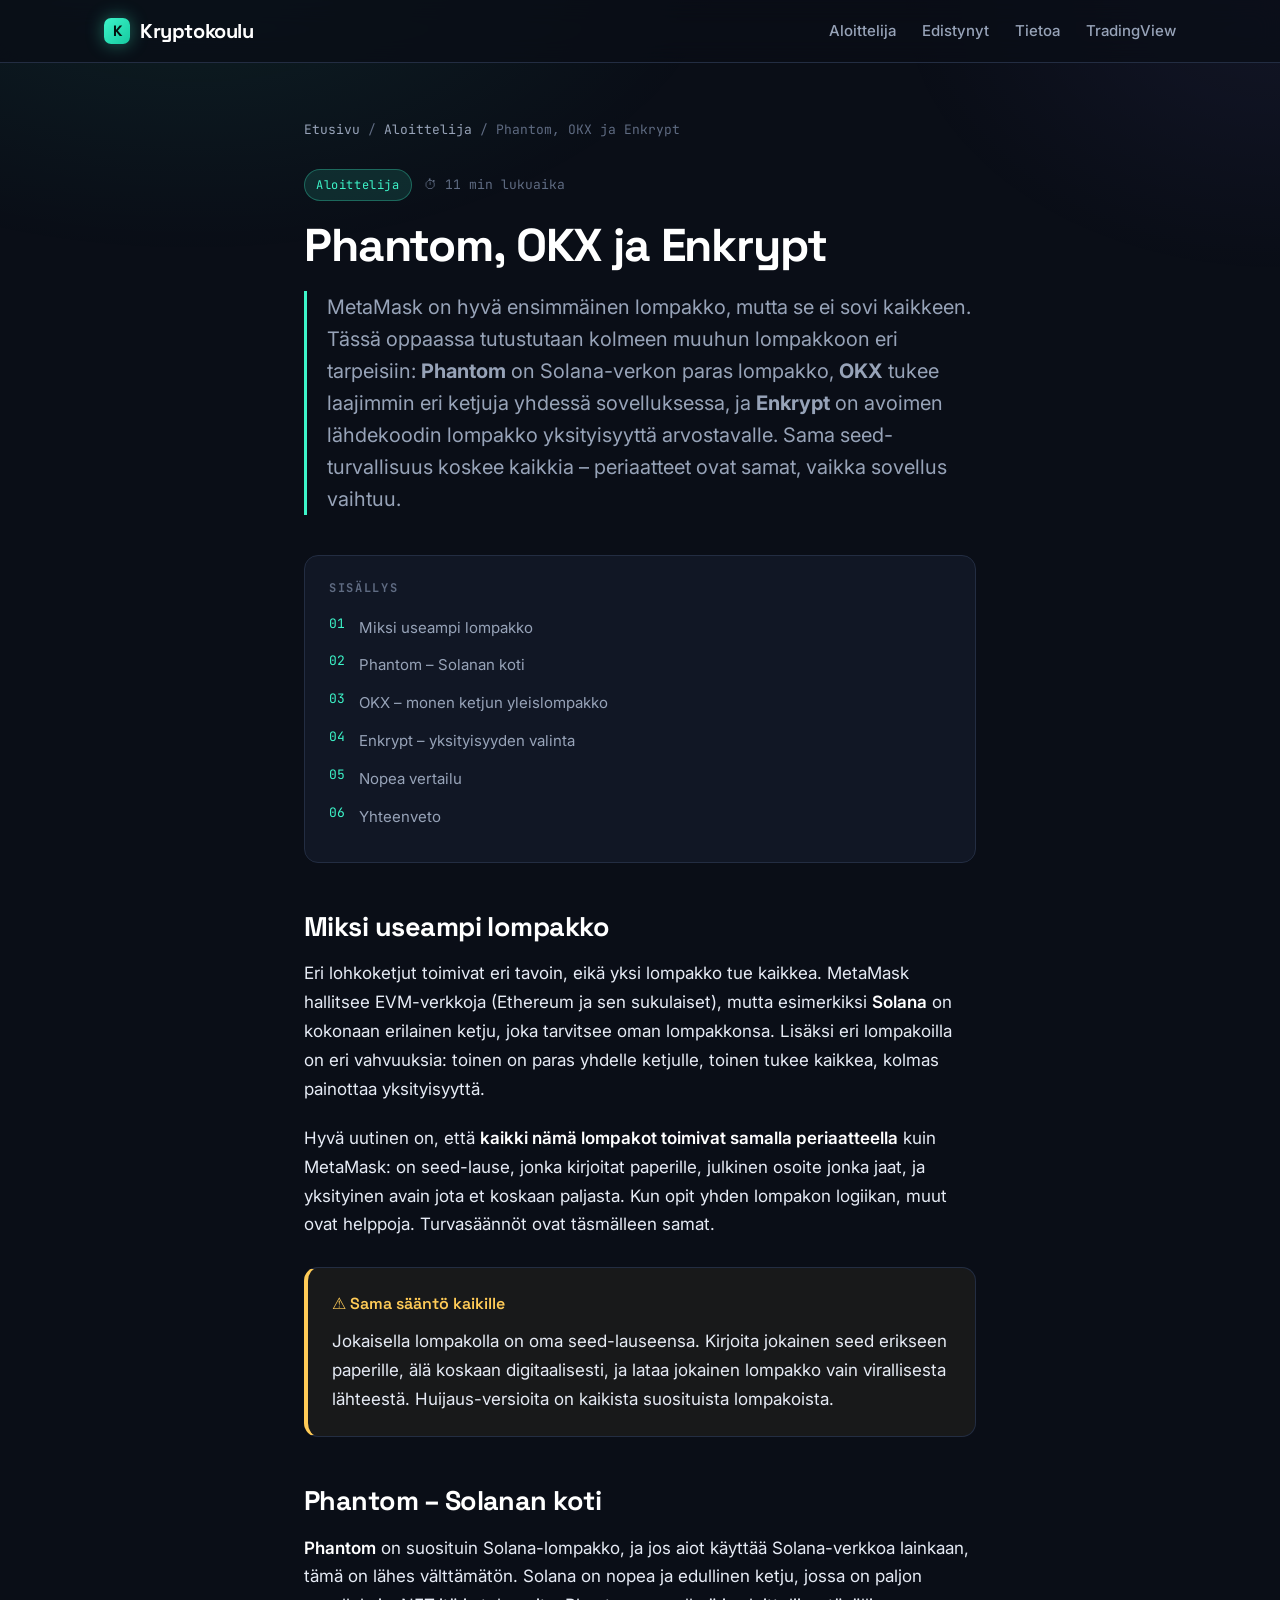
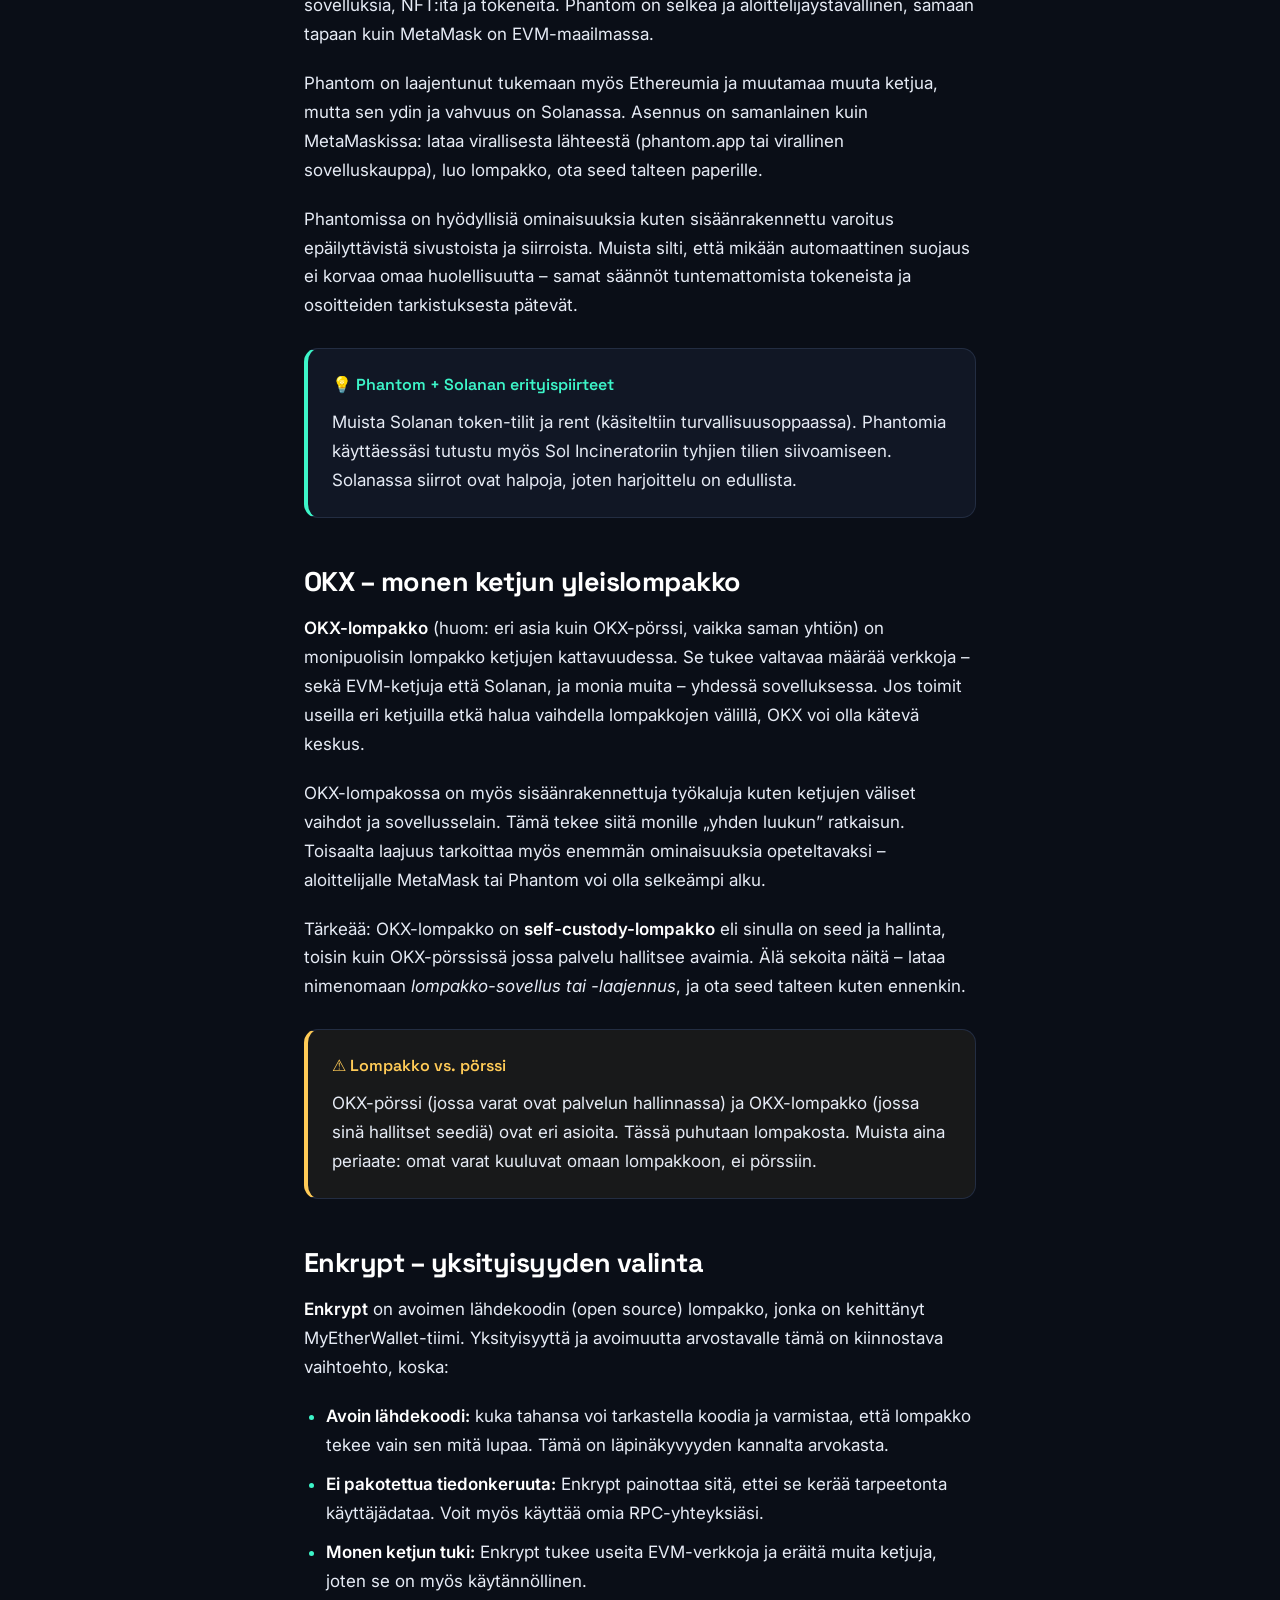
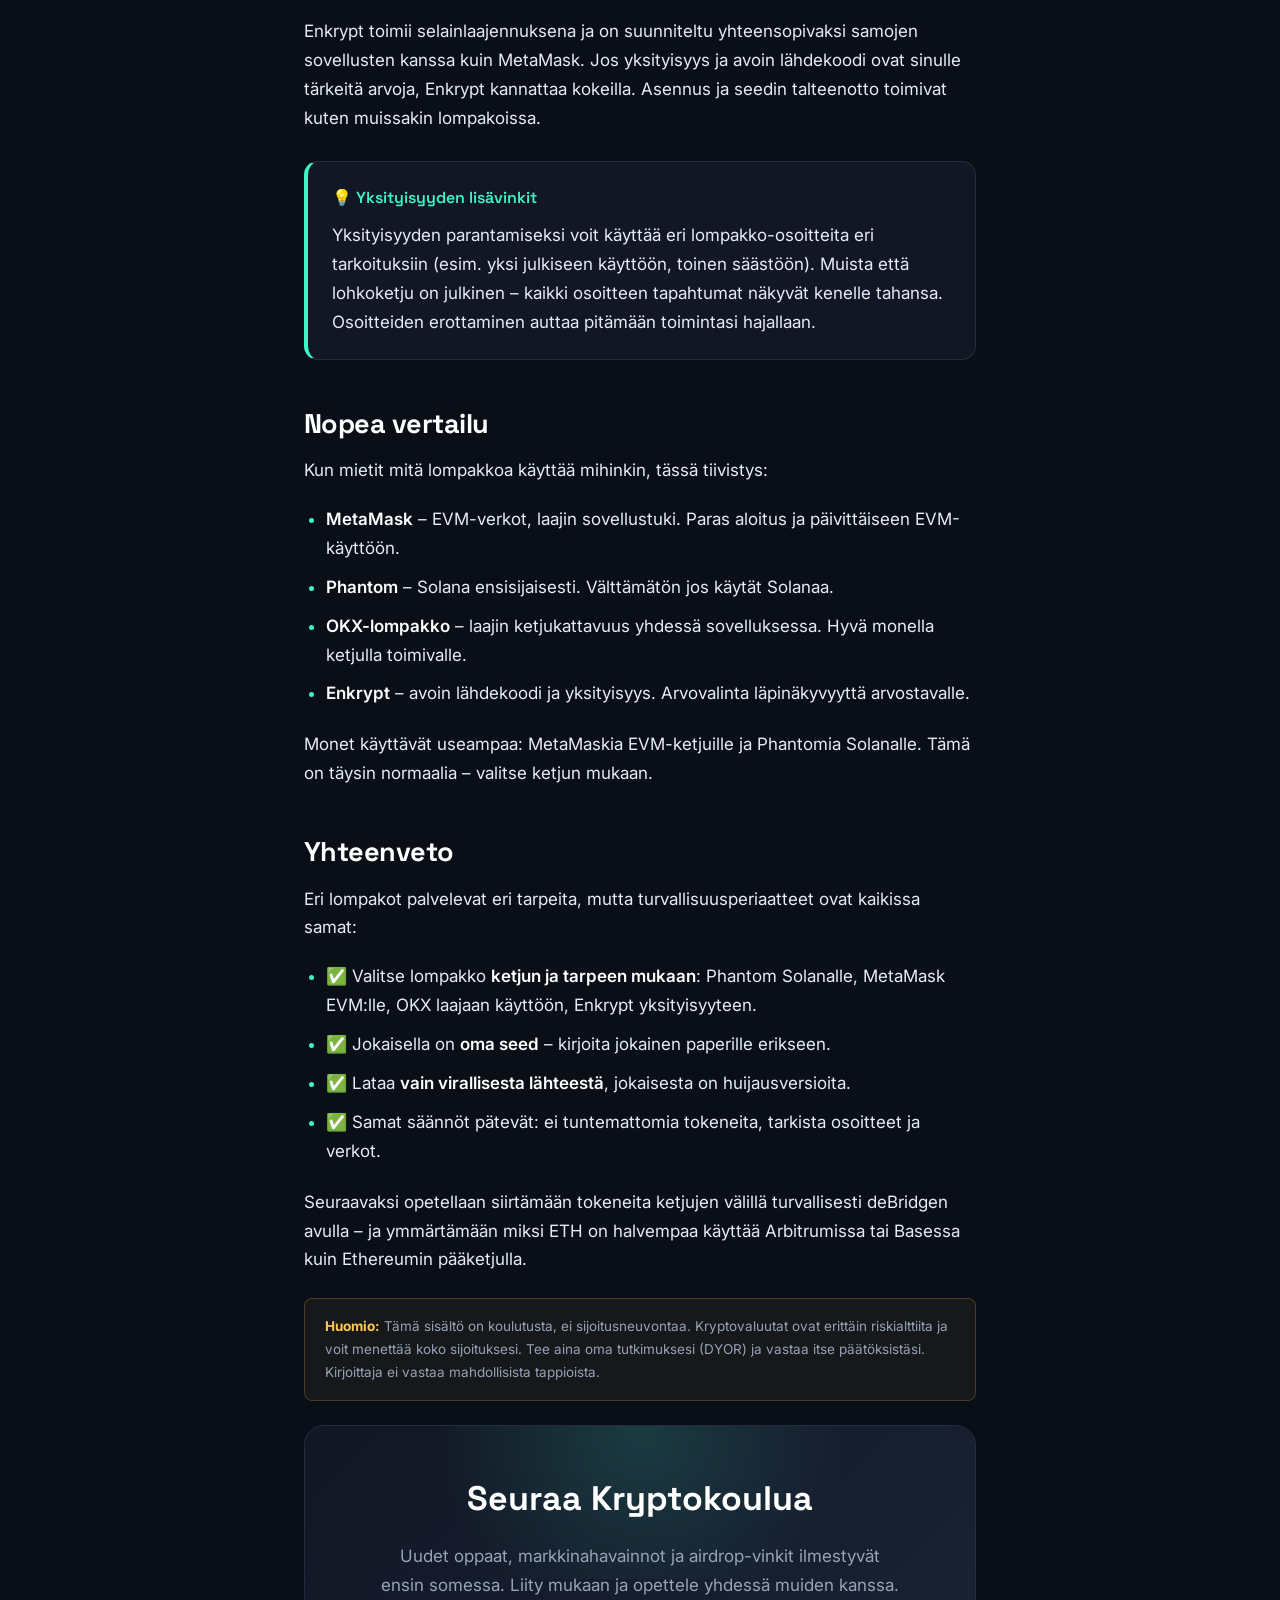
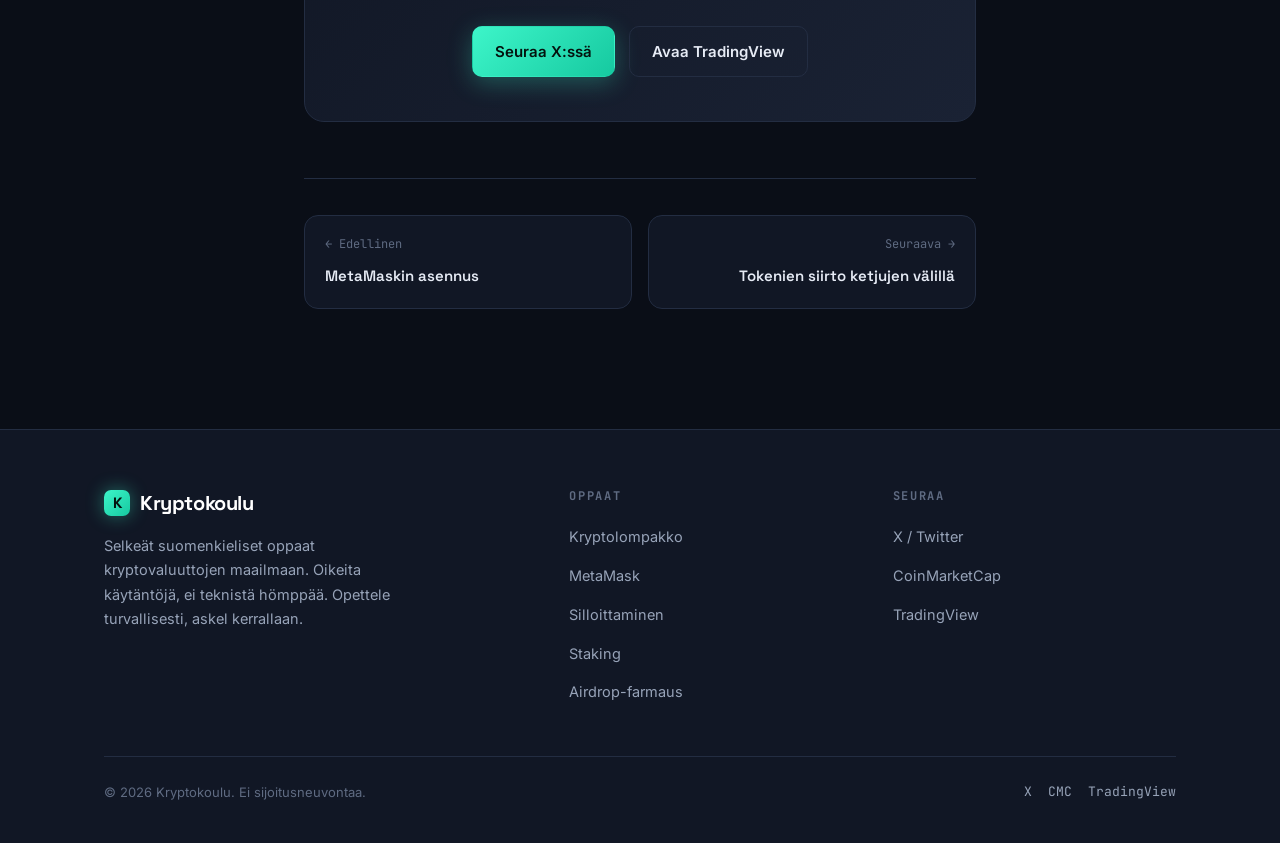
<file: artikkelit/muut-lompakot.html>
<!DOCTYPE html>
<html lang="fi">
<head>
<meta charset="UTF-8">
<meta name="viewport" content="width=device-width, initial-scale=1.0">
<title>Phantom, OKX ja Enkrypt | Kryptokoulu</title>
<meta name="description" content="Kolme muuta lompakkoa: Solana-natiivi Phantom, monipuolinen OKX ja yksityisyyden Enkrypt.">
<meta name="keywords" content="Phantom lompakko, OKX lompakko, Enkrypt, Solana lompakko, kryptolompakot">
<meta name="author" content="Kryptokoulu">
<meta name="robots" content="index, follow">
<link rel="canonical" href="https://kryptokoulu.github.io/kryptokoulu/artikkelit/muut-lompakot.html">

<!-- Open Graph -->
<meta property="og:type" content="article">
<meta property="og:title" content="Phantom, OKX ja Enkrypt | Kryptokoulu">
<meta property="og:description" content="Kolme muuta lompakkoa: Solana-natiivi Phantom, monipuolinen OKX ja yksityisyyden Enkrypt.">
<meta property="og:url" content="https://kryptokoulu.github.io/kryptokoulu/artikkelit/muut-lompakot.html">
<meta property="og:site_name" content="Kryptokoulu">
<meta property="og:locale" content="fi_FI">

<!-- Twitter Card -->
<meta name="twitter:card" content="summary_large_image">
<meta name="twitter:site" content="@Kryptokoulu">
<meta name="twitter:title" content="Phantom, OKX ja Enkrypt | Kryptokoulu">
<meta name="twitter:description" content="Kolme muuta lompakkoa: Solana-natiivi Phantom, monipuolinen OKX ja yksityisyyden Enkrypt.">

<link rel="preconnect" href="https://fonts.googleapis.com">
<link rel="preconnect" href="https://fonts.gstatic.com" crossorigin>
<link href="https://fonts.googleapis.com/css2?family=Space+Grotesk:wght@400;500;600;700&family=Inter:wght@400;500;600;700&family=JetBrains+Mono:wght@400;500;700&display=swap" rel="stylesheet">
<link rel="stylesheet" href="../css/tyyli.css">
</head>
<body>

<nav class="navi">
  <div class="navi__sisalto">
    <a href="../index.html" class="logo">
      <span class="logo__merkki">K</span> Kryptokoulu
    </a>
    <div class="navi__linkit" id="navilinkit">
      <a href="../index.html#aloittelija">Aloittelija</a>
      <a href="../index.html#edistynyt">Edistynyt</a>
      <a href="../index.html#tietoa">Tietoa</a>
      <a href="https://www.tradingview.com/?aff_id=168670" target="_blank" rel="noopener">TradingView</a>
    </div>
    <button class="navi-nappi" onclick="document.getElementById('navilinkit').classList.toggle('auki')" aria-label="Valikko">☰</button>
  </div>
</nav>

<main class="artikkeli">
  <article class="artikkeli__wrap">
    <nav class="murupolku">
      <a href="../index.html">Etusivu</a> <span>/</span>
      <a href="../index.html#aloittelija">Aloittelija</a> <span>/</span>
      <span>Phantom, OKX ja Enkrypt</span>
    </nav>
    <div class="artikkeli__meta">
      <span class="merkki">Aloittelija</span>
      <span class="lukuaika">⏱ 11 min lukuaika</span>
    </div>
    <h1>Phantom, OKX ja Enkrypt</h1>
    <p class="artikkeli__ingressi">MetaMask on hyvä ensimmäinen lompakko, mutta se ei sovi kaikkeen. Tässä oppaassa tutustutaan kolmeen muuhun lompakkoon eri tarpeisiin: <strong>Phantom</strong> on Solana-verkon paras lompakko, <strong>OKX</strong> tukee laajimmin eri ketjuja yhdessä sovelluksessa, ja <strong>Enkrypt</strong> on avoimen lähdekoodin lompakko yksityisyyttä arvostavalle. Sama seed-turvallisuus koskee kaikkia – periaatteet ovat samat, vaikka sovellus vaihtuu.</p>
    <nav class="sisallys">
      <h2>Sisällys</h2>
      <ol>
          <li><a href="#miksi">Miksi useampi lompakko</a></li>
          <li><a href="#phantom">Phantom – Solanan koti</a></li>
          <li><a href="#okx">OKX – monen ketjun yleislompakko</a></li>
          <li><a href="#enkrypt">Enkrypt – yksityisyyden valinta</a></li>
          <li><a href="#vertailu">Nopea vertailu</a></li>
          <li><a href="#yhteenveto">Yhteenveto</a></li>
      </ol>
    </nav>
    <div class="sisalto">
<h2 id="miksi">Miksi useampi lompakko</h2>

<p>Eri lohkoketjut toimivat eri tavoin, eikä yksi lompakko tue kaikkea. MetaMask hallitsee EVM-verkkoja (Ethereum ja sen sukulaiset), mutta esimerkiksi <strong>Solana</strong> on kokonaan erilainen ketju, joka tarvitsee oman lompakkonsa. Lisäksi eri lompakoilla on eri vahvuuksia: toinen on paras yhdelle ketjulle, toinen tukee kaikkea, kolmas painottaa yksityisyyttä.</p>

<p>Hyvä uutinen on, että <strong>kaikki nämä lompakot toimivat samalla periaatteella</strong> kuin MetaMask: on seed-lause, jonka kirjoitat paperille, julkinen osoite jonka jaat, ja yksityinen avain jota et koskaan paljasta. Kun opit yhden lompakon logiikan, muut ovat helppoja. Turvasäännöt ovat täsmälleen samat.</p>

<div class="laatikko laatikko--varo">
  <div class="laatikko__otsikko">⚠️ Sama sääntö kaikille</div>
  <p>Jokaisella lompakolla on oma seed-lauseensa. Kirjoita jokainen seed erikseen paperille, älä koskaan digitaalisesti, ja lataa jokainen lompakko vain virallisesta lähteestä. Huijaus-versioita on kaikista suosituista lompakoista.</p>
</div>

<h2 id="phantom">Phantom – Solanan koti</h2>

<p><strong>Phantom</strong> on suosituin Solana-lompakko, ja jos aiot käyttää Solana-verkkoa lainkaan, tämä on lähes välttämätön. Solana on nopea ja edullinen ketju, jossa on paljon sovelluksia, NFT:itä ja tokeneita. Phantom on selkeä ja aloittelijaystävällinen, samaan tapaan kuin MetaMask on EVM-maailmassa.</p>

<p>Phantom on laajentunut tukemaan myös Ethereumia ja muutamaa muuta ketjua, mutta sen ydin ja vahvuus on Solanassa. Asennus on samanlainen kuin MetaMaskissa: lataa virallisesta lähteestä (phantom.app tai virallinen sovelluskauppa), luo lompakko, ota seed talteen paperille.</p>

<p>Phantomissa on hyödyllisiä ominaisuuksia kuten sisäänrakennettu varoitus epäilyttävistä sivustoista ja siirroista. Muista silti, että mikään automaattinen suojaus ei korvaa omaa huolellisuutta – samat säännöt tuntemattomista tokeneista ja osoitteiden tarkistuksesta pätevät.</p>

<div class="laatikko laatikko--vinkki">
  <div class="laatikko__otsikko">💡 Phantom + Solanan erityispiirteet</div>
  <p>Muista Solanan token-tilit ja rent (käsiteltiin turvallisuusoppaassa). Phantomia käyttäessäsi tutustu myös Sol Incineratoriin tyhjien tilien siivoamiseen. Solanassa siirrot ovat halpoja, joten harjoittelu on edullista.</p>
</div>

<h2 id="okx">OKX – monen ketjun yleislompakko</h2>

<p><strong>OKX-lompakko</strong> (huom: eri asia kuin OKX-pörssi, vaikka saman yhtiön) on monipuolisin lompakko ketjujen kattavuudessa. Se tukee valtavaa määrää verkkoja – sekä EVM-ketjuja että Solanan, ja monia muita – yhdessä sovelluksessa. Jos toimit useilla eri ketjuilla etkä halua vaihdella lompakkojen välillä, OKX voi olla kätevä keskus.</p>

<p>OKX-lompakossa on myös sisäänrakennettuja työkaluja kuten ketjujen väliset vaihdot ja sovellusselain. Tämä tekee siitä monille „yhden luukun” ratkaisun. Toisaalta laajuus tarkoittaa myös enemmän ominaisuuksia opeteltavaksi – aloittelijalle MetaMask tai Phantom voi olla selkeämpi alku.</p>

<p>Tärkeää: OKX-lompakko on <strong>self-custody-lompakko</strong> eli sinulla on seed ja hallinta, toisin kuin OKX-pörssissä jossa palvelu hallitsee avaimia. Älä sekoita näitä – lataa nimenomaan <em>lompakko-sovellus tai -laajennus</em>, ja ota seed talteen kuten ennenkin.</p>

<div class="laatikko laatikko--varo">
  <div class="laatikko__otsikko">⚠️ Lompakko vs. pörssi</div>
  <p>OKX-pörssi (jossa varat ovat palvelun hallinnassa) ja OKX-lompakko (jossa sinä hallitset seediä) ovat eri asioita. Tässä puhutaan lompakosta. Muista aina periaate: omat varat kuuluvat omaan lompakkoon, ei pörssiin.</p>
</div>

<h2 id="enkrypt">Enkrypt – yksityisyyden valinta</h2>

<p><strong>Enkrypt</strong> on avoimen lähdekoodin (open source) lompakko, jonka on kehittänyt MyEtherWallet-tiimi. Yksityisyyttä ja avoimuutta arvostavalle tämä on kiinnostava vaihtoehto, koska:</p>

<ul>
  <li><strong>Avoin lähdekoodi:</strong> kuka tahansa voi tarkastella koodia ja varmistaa, että lompakko tekee vain sen mitä lupaa. Tämä on läpinäkyvyyden kannalta arvokasta.</li>
  <li><strong>Ei pakotettua tiedonkeruuta:</strong> Enkrypt painottaa sitä, ettei se kerää tarpeetonta käyttäjädataa. Voit myös käyttää omia RPC-yhteyksiäsi.</li>
  <li><strong>Monen ketjun tuki:</strong> Enkrypt tukee useita EVM-verkkoja ja eräitä muita ketjuja, joten se on myös käytännöllinen.</li>
</ul>

<p>Enkrypt toimii selainlaajennuksena ja on suunniteltu yhteensopivaksi samojen sovellusten kanssa kuin MetaMask. Jos yksityisyys ja avoin lähdekoodi ovat sinulle tärkeitä arvoja, Enkrypt kannattaa kokeilla. Asennus ja seedin talteenotto toimivat kuten muissakin lompakoissa.</p>

<div class="laatikko laatikko--vinkki">
  <div class="laatikko__otsikko">💡 Yksityisyyden lisävinkit</div>
  <p>Yksityisyyden parantamiseksi voit käyttää eri lompakko-osoitteita eri tarkoituksiin (esim. yksi julkiseen käyttöön, toinen säästöön). Muista että lohkoketju on julkinen – kaikki osoitteen tapahtumat näkyvät kenelle tahansa. Osoitteiden erottaminen auttaa pitämään toimintasi hajallaan.</p>
</div>

<h2 id="vertailu">Nopea vertailu</h2>

<p>Kun mietit mitä lompakkoa käyttää mihinkin, tässä tiivistys:</p>

<ul>
  <li><strong>MetaMask</strong> – EVM-verkot, laajin sovellustuki. Paras aloitus ja päivittäiseen EVM-käyttöön.</li>
  <li><strong>Phantom</strong> – Solana ensisijaisesti. Välttämätön jos käytät Solanaa.</li>
  <li><strong>OKX-lompakko</strong> – laajin ketjukattavuus yhdessä sovelluksessa. Hyvä monella ketjulla toimivalle.</li>
  <li><strong>Enkrypt</strong> – avoin lähdekoodi ja yksityisyys. Arvovalinta läpinäkyvyyttä arvostavalle.</li>
</ul>

<p>Monet käyttävät useampaa: MetaMaskia EVM-ketjuille ja Phantomia Solanalle. Tämä on täysin normaalia – valitse ketjun mukaan.</p>

<h2 id="yhteenveto">Yhteenveto</h2>

<p>Eri lompakot palvelevat eri tarpeita, mutta turvallisuusperiaatteet ovat kaikissa samat:</p>

<ul>
  <li>✅ Valitse lompakko <strong>ketjun ja tarpeen mukaan</strong>: Phantom Solanalle, MetaMask EVM:lle, OKX laajaan käyttöön, Enkrypt yksityisyyteen.</li>
  <li>✅ Jokaisella on <strong>oma seed</strong> – kirjoita jokainen paperille erikseen.</li>
  <li>✅ Lataa <strong>vain virallisesta lähteestä</strong>, jokaisesta on huijausversioita.</li>
  <li>✅ Samat säännöt pätevät: ei tuntemattomia tokeneita, tarkista osoitteet ja verkot.</li>
</ul>

<p>Seuraavaksi opetellaan siirtämään tokeneita ketjujen välillä turvallisesti deBridgen avulla – ja ymmärtämään miksi ETH on halvempaa käyttää Arbitrumissa tai Basessa kuin Ethereumin pääketjulla.</p>
    </div>
    <div class="vastuuvapaus">
  <strong>Huomio:</strong> Tämä sisältö on koulutusta, ei sijoitusneuvontaa. Kryptovaluutat ovat erittäin riskialttiita ja voit menettää koko sijoituksesi. Tee aina oma tutkimuksesi (DYOR) ja vastaa itse päätöksistäsi. Kirjoittaja ei vastaa mahdollisista tappioista.
</div>
    <div class="cta">
  <h2>Seuraa Kryptokoulua</h2>
  <p>Uudet oppaat, markkinahavainnot ja airdrop-vinkit ilmestyvät ensin somessa. Liity mukaan ja opettele yhdessä muiden kanssa.</p>
  <div class="cta__napit">
    <a href="https://x.com/Kryptokoulu" target="_blank" rel="noopener" class="nappi nappi--paa">Seuraa X:ssä</a>
    <a href="https://www.tradingview.com/?aff_id=168670" target="_blank" rel="noopener" class="nappi nappi--reuna">Avaa TradingView</a>
  </div>
</div>
    <nav class="artikkeli-navi">
<a href="metamask.html"><span>← Edellinen</span><b>MetaMaskin asennus</b></a>
<a href="silloittaminen.html" class="seur"><span>Seuraava →</span><b>Tokenien siirto ketjujen välillä</b></a>
</nav>
  </article>
</main>
<footer class="alatunniste">
  <div class="wrap">
    <div class="alatunniste__grid">
      <div>
        <a href="../index.html" class="logo alatunniste__logo">
          <span class="logo__merkki">K</span> Kryptokoulu
        </a>
        <p>Selkeät suomenkieliset oppaat kryptovaluuttojen maailmaan. Oikeita käytäntöjä, ei teknistä hömppää. Opettele turvallisesti, askel kerrallaan.</p>
      </div>
      <div>
        <h5>Oppaat</h5>
        <ul>
          <li><a href="kryptolompakko.html">Kryptolompakko</a></li>
          <li><a href="metamask.html">MetaMask</a></li>
          <li><a href="silloittaminen.html">Silloittaminen</a></li>
          <li><a href="staking.html">Staking</a></li>
          <li><a href="airdrop.html">Airdrop-farmaus</a></li>
        </ul>
      </div>
      <div>
        <h5>Seuraa</h5>
        <ul>
          <li><a href="https://x.com/Kryptokoulu" target="_blank" rel="noopener">X / Twitter</a></li>
          <li><a href="https://coinmarketcap.com/community/profile/krytokoulu/" target="_blank" rel="noopener">CoinMarketCap</a></li>
          <li><a href="https://www.tradingview.com/?aff_id=168670" target="_blank" rel="noopener">TradingView</a></li>
        </ul>
      </div>
    </div>
    <div class="alatunniste__alaosa">
      <span>© 2026 Kryptokoulu. Ei sijoitusneuvontaa.</span>
      <div class="some-linkit">
        <a href="https://x.com/Kryptokoulu" target="_blank" rel="noopener">X</a>
        <a href="https://coinmarketcap.com/community/profile/krytokoulu/" target="_blank" rel="noopener">CMC</a>
        <a href="https://www.tradingview.com/?aff_id=168670" target="_blank" rel="noopener">TradingView</a>
      </div>
    </div>
  </div>
</footer>
</body>
</html>
<script type="application/ld+json">
{
  "@context": "https://schema.org",
  "@type": "Article",
  "headline": "Phantom, OKX ja Enkrypt",
  "description": "Kolme muuta lompakkoa: Solana-natiivi Phantom, monipuolinen OKX ja yksityisyyden Enkrypt.",
  "author": { "@type": "Organization", "name": "Kryptokoulu" },
  "publisher": { "@type": "Organization", "name": "Kryptokoulu" },
  "inLanguage": "fi-FI",
  "url": "https://kryptokoulu.github.io/kryptokoulu/artikkelit/muut-lompakot.html"
}
</script>
</file>
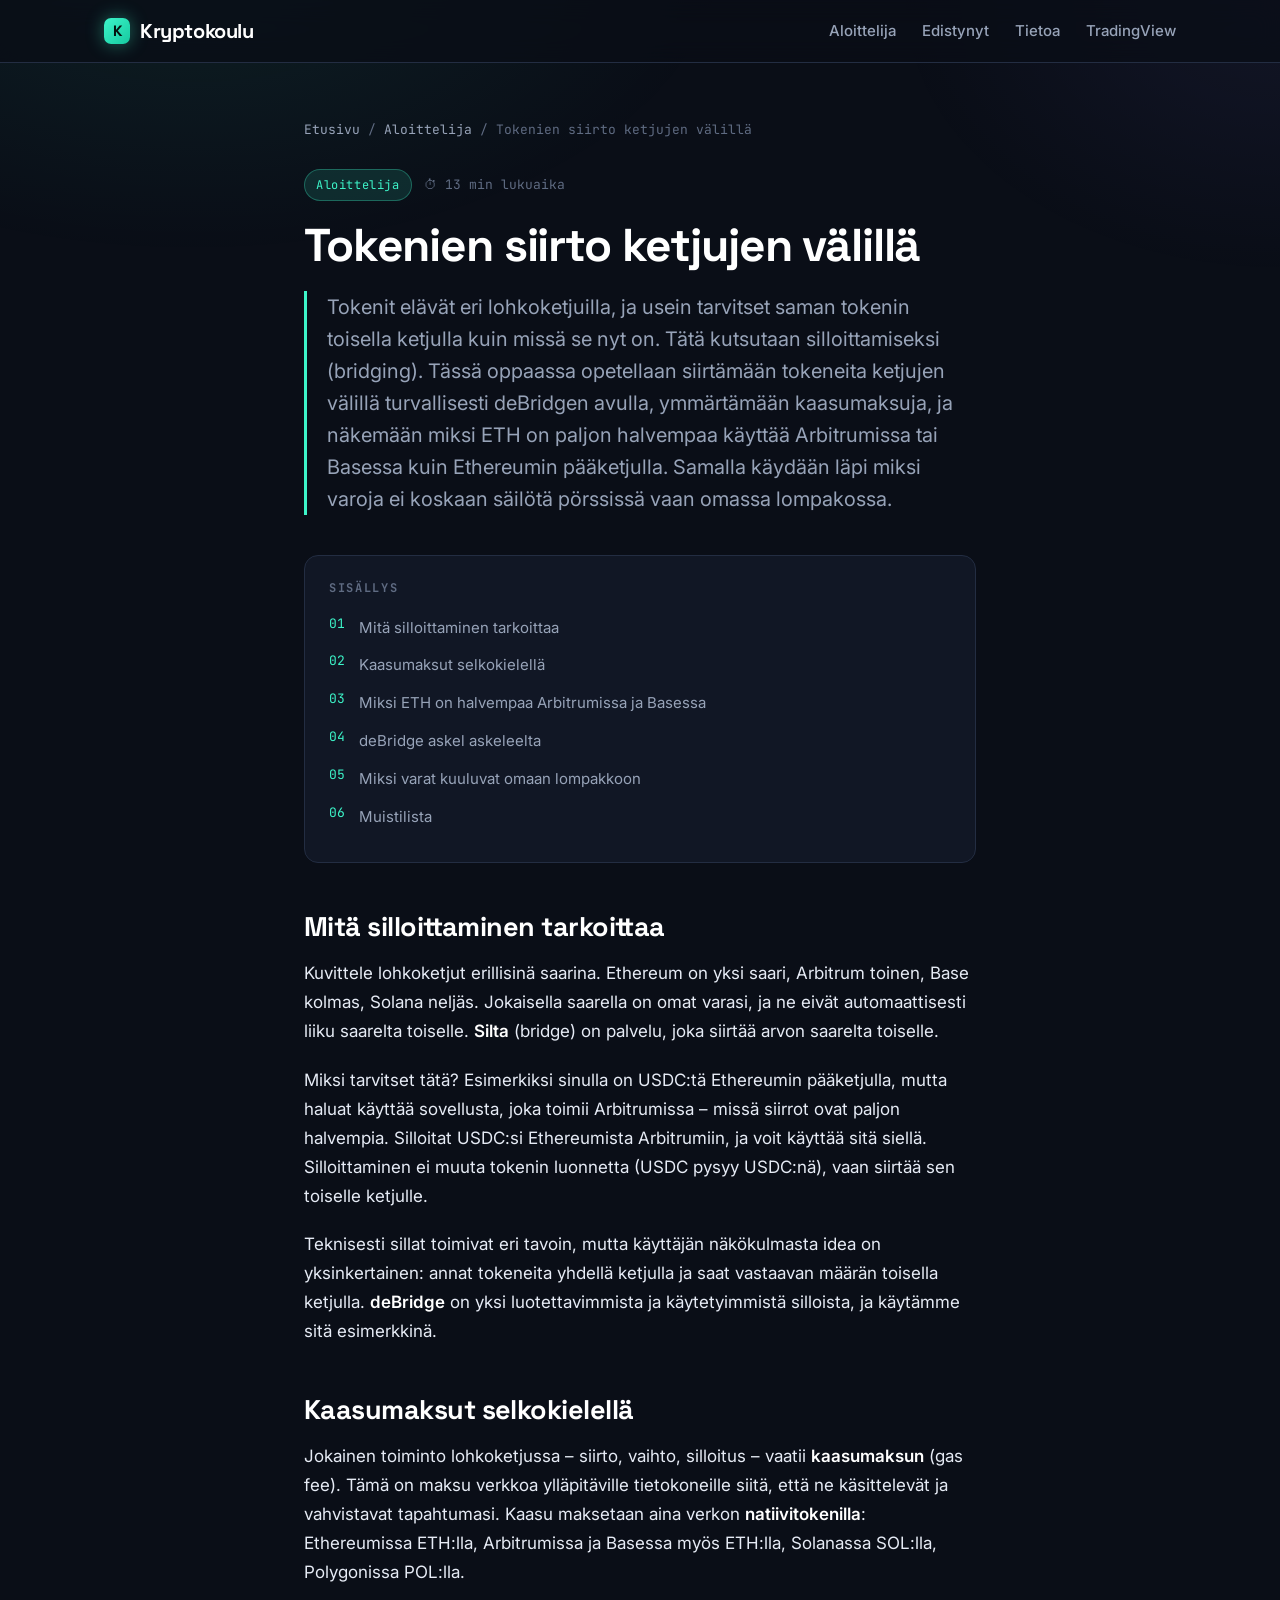
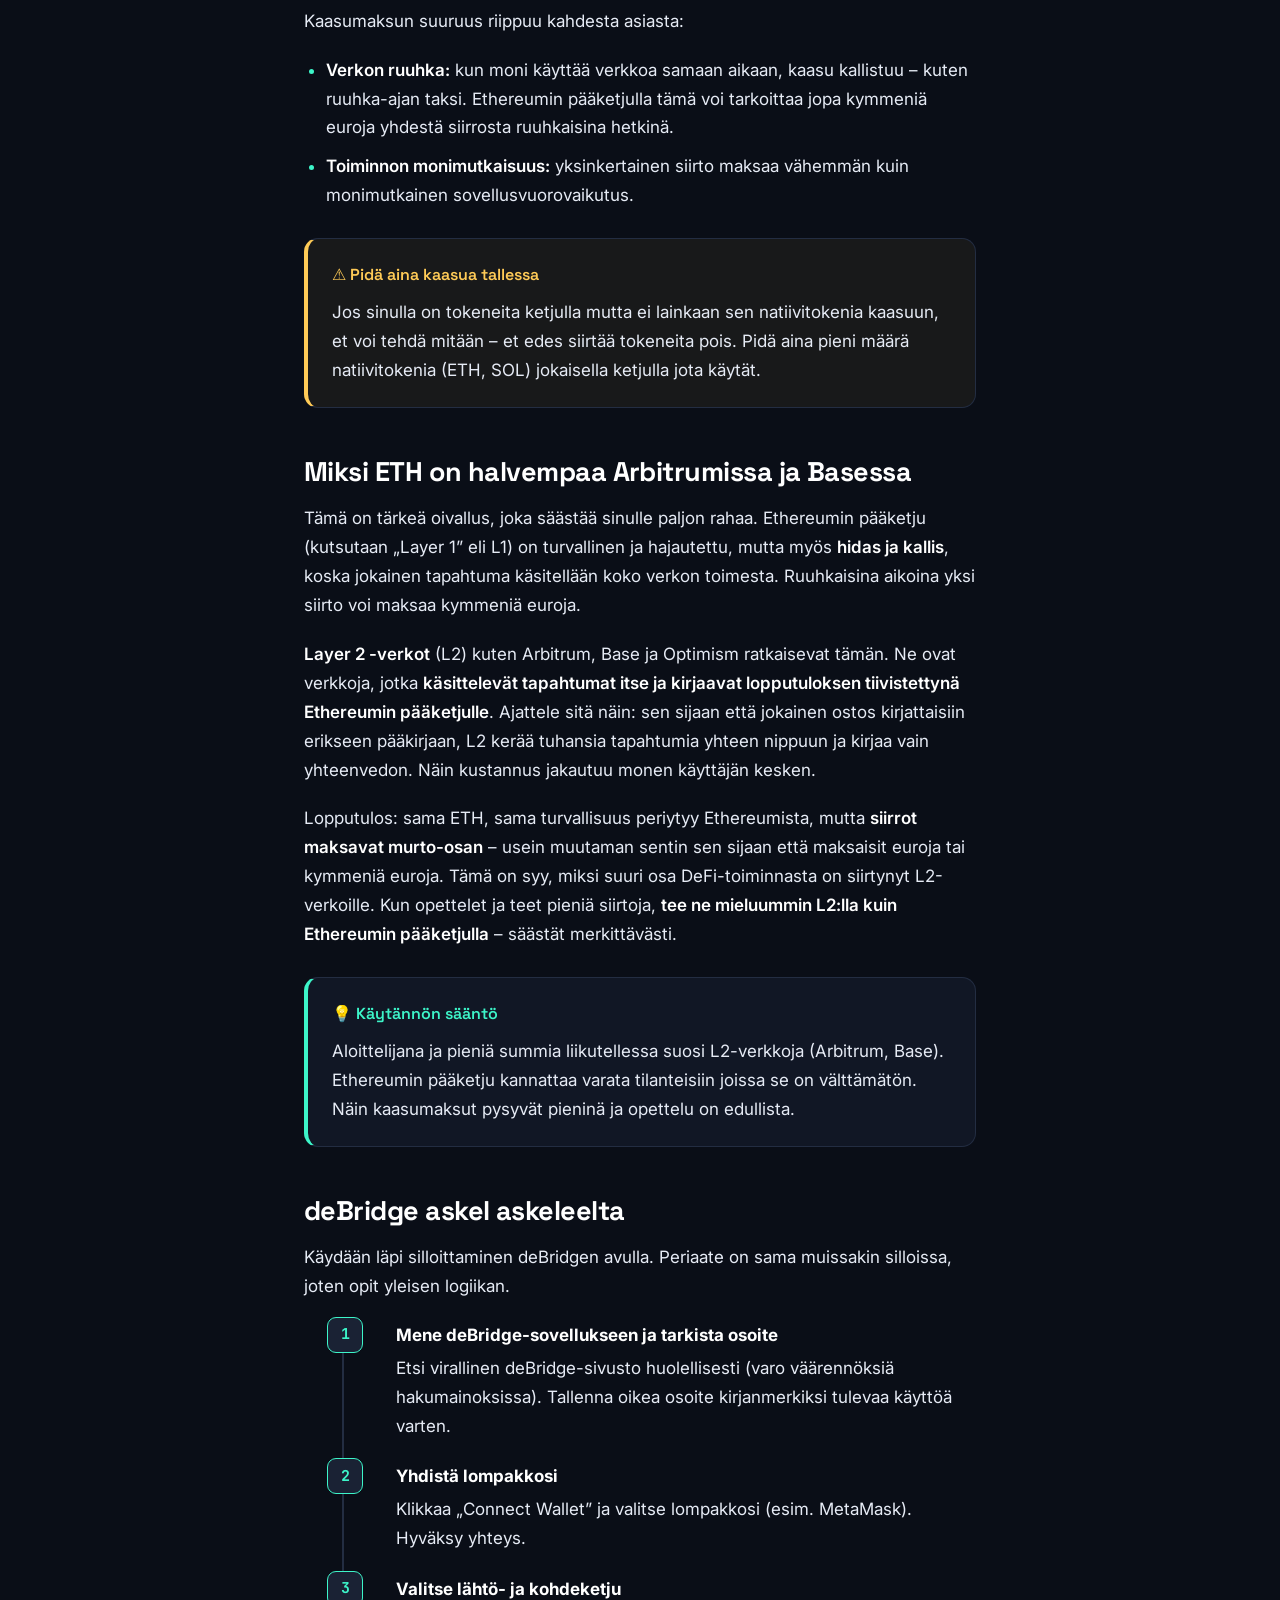
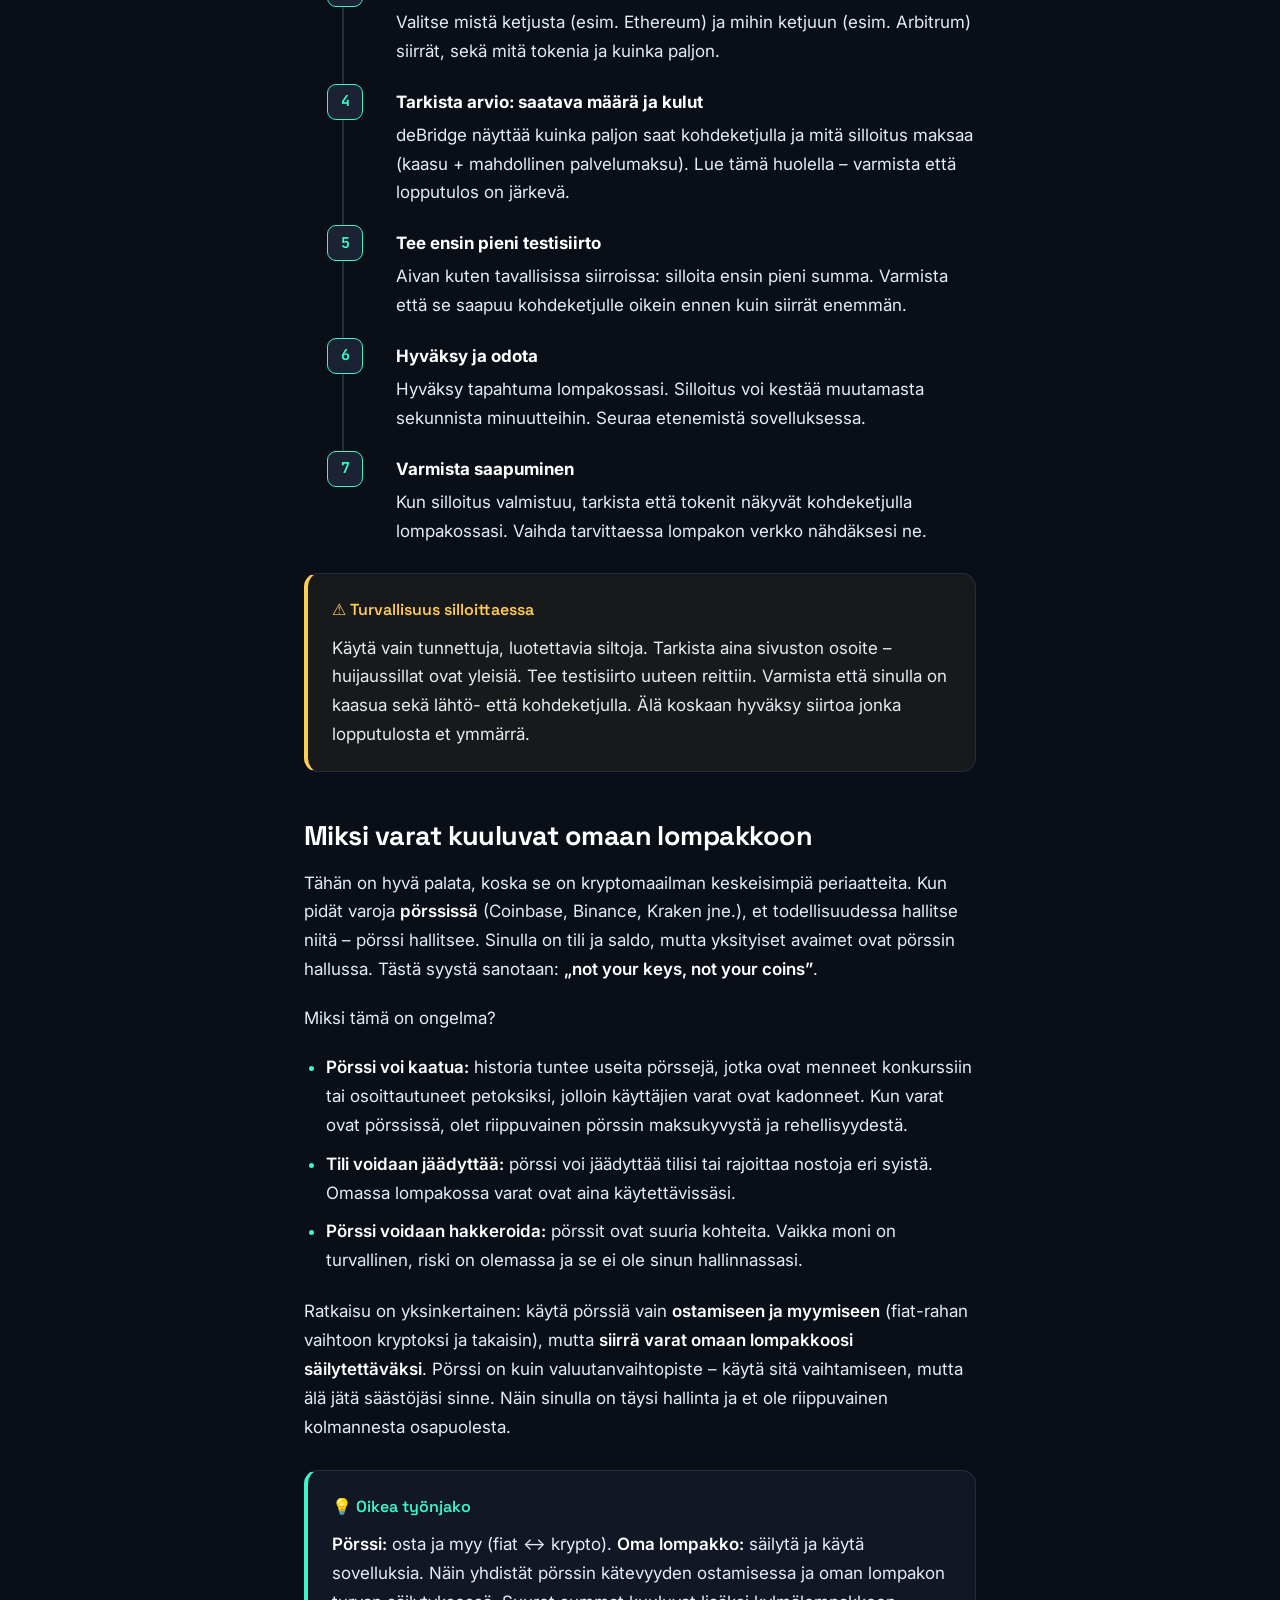
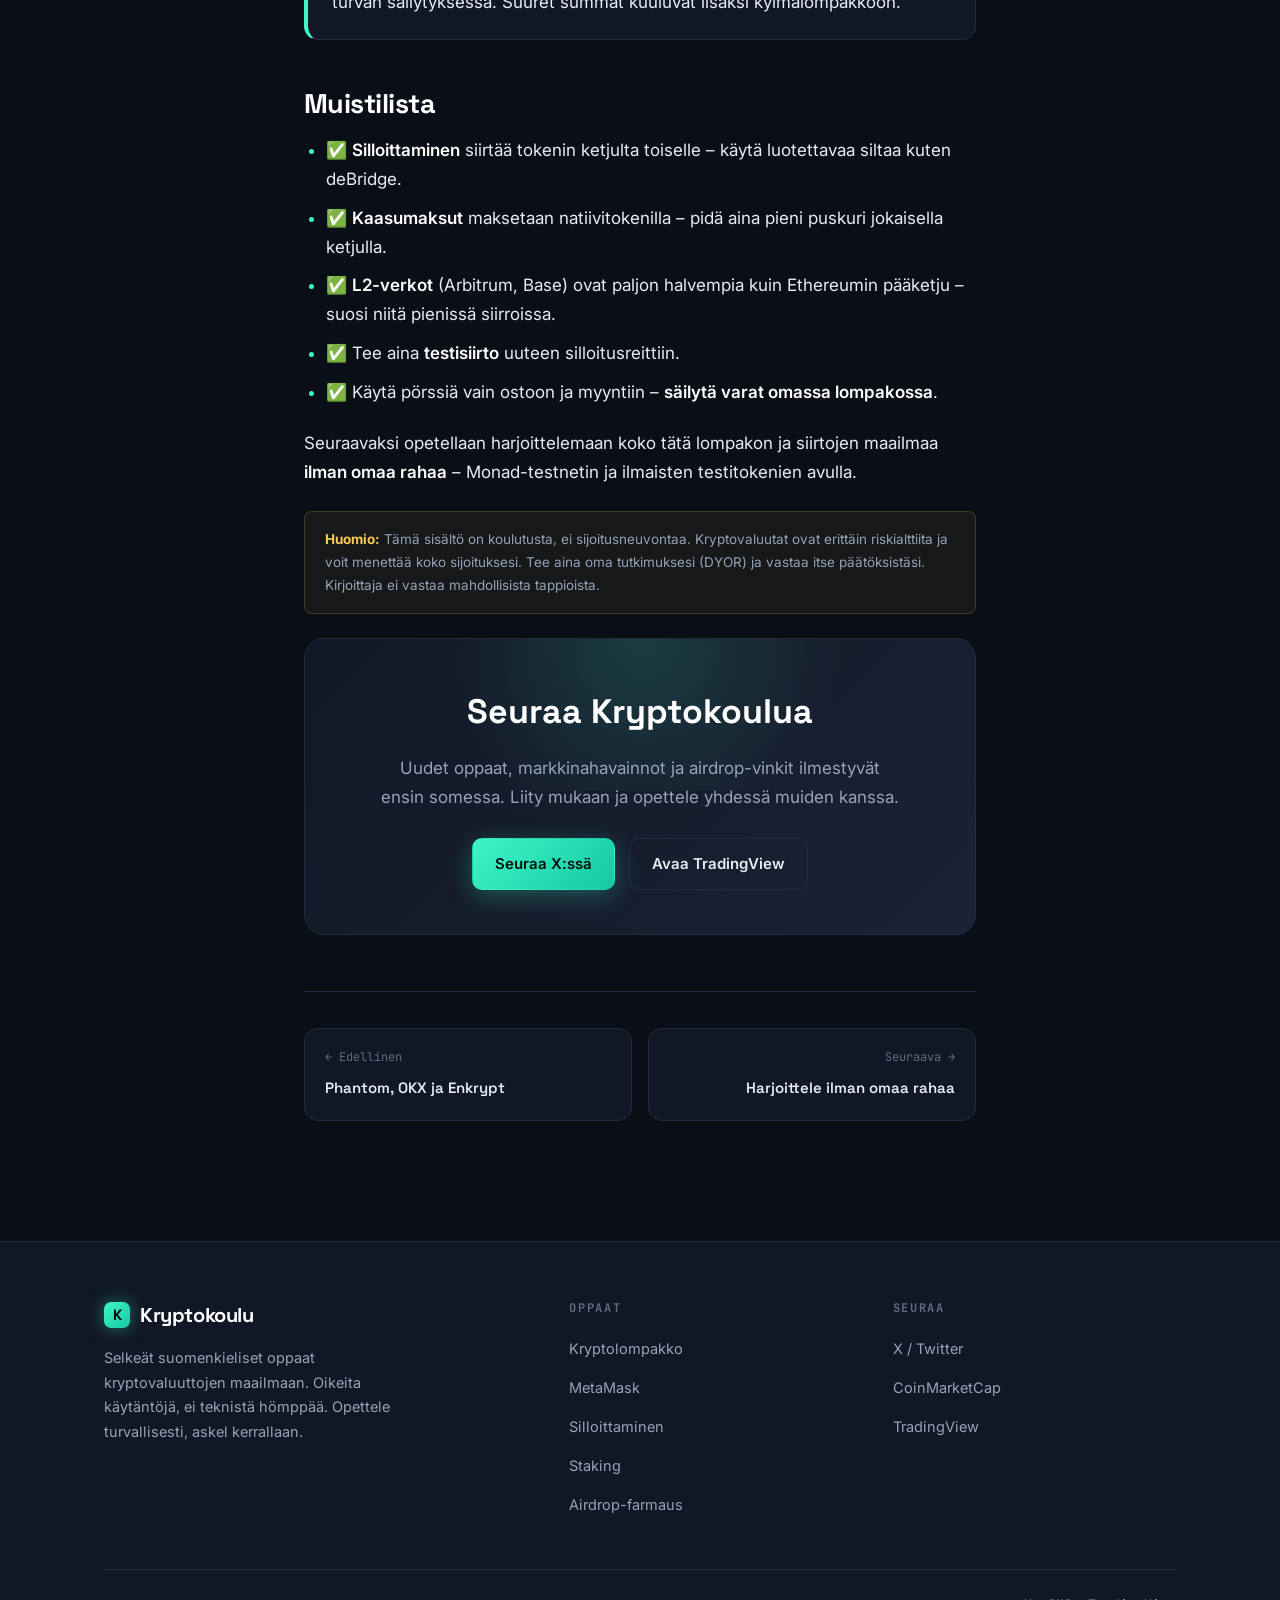
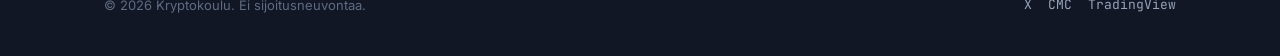
<file: artikkelit/silloittaminen.html>
<!DOCTYPE html>
<html lang="fi">
<head>
<meta charset="UTF-8">
<meta name="viewport" content="width=device-width, initial-scale=1.0">
<title>Tokenien siirto ketjujen välillä | Kryptokoulu</title>
<meta name="description" content="deBridge-opas, kaasumaksut, miksi ETH on halvempaa L2:lla ja miksi varat kuuluvat omaan lompakkoon.">
<meta name="keywords" content="silloittaminen, deBridge, kaasumaksut, Layer 2, Arbitrum, Base, bridging krypto">
<meta name="author" content="Kryptokoulu">
<meta name="robots" content="index, follow">
<link rel="canonical" href="https://kryptokoulu.github.io/kryptokoulu/artikkelit/silloittaminen.html">

<!-- Open Graph -->
<meta property="og:type" content="article">
<meta property="og:title" content="Tokenien siirto ketjujen välillä | Kryptokoulu">
<meta property="og:description" content="deBridge-opas, kaasumaksut, miksi ETH on halvempaa L2:lla ja miksi varat kuuluvat omaan lompakkoon.">
<meta property="og:url" content="https://kryptokoulu.github.io/kryptokoulu/artikkelit/silloittaminen.html">
<meta property="og:site_name" content="Kryptokoulu">
<meta property="og:locale" content="fi_FI">

<!-- Twitter Card -->
<meta name="twitter:card" content="summary_large_image">
<meta name="twitter:site" content="@Kryptokoulu">
<meta name="twitter:title" content="Tokenien siirto ketjujen välillä | Kryptokoulu">
<meta name="twitter:description" content="deBridge-opas, kaasumaksut, miksi ETH on halvempaa L2:lla ja miksi varat kuuluvat omaan lompakkoon.">

<link rel="preconnect" href="https://fonts.googleapis.com">
<link rel="preconnect" href="https://fonts.gstatic.com" crossorigin>
<link href="https://fonts.googleapis.com/css2?family=Space+Grotesk:wght@400;500;600;700&family=Inter:wght@400;500;600;700&family=JetBrains+Mono:wght@400;500;700&display=swap" rel="stylesheet">
<link rel="stylesheet" href="../css/tyyli.css">
</head>
<body>

<nav class="navi">
  <div class="navi__sisalto">
    <a href="../index.html" class="logo">
      <span class="logo__merkki">K</span> Kryptokoulu
    </a>
    <div class="navi__linkit" id="navilinkit">
      <a href="../index.html#aloittelija">Aloittelija</a>
      <a href="../index.html#edistynyt">Edistynyt</a>
      <a href="../index.html#tietoa">Tietoa</a>
      <a href="https://www.tradingview.com/?aff_id=168670" target="_blank" rel="noopener">TradingView</a>
    </div>
    <button class="navi-nappi" onclick="document.getElementById('navilinkit').classList.toggle('auki')" aria-label="Valikko">☰</button>
  </div>
</nav>

<main class="artikkeli">
  <article class="artikkeli__wrap">
    <nav class="murupolku">
      <a href="../index.html">Etusivu</a> <span>/</span>
      <a href="../index.html#aloittelija">Aloittelija</a> <span>/</span>
      <span>Tokenien siirto ketjujen välillä</span>
    </nav>
    <div class="artikkeli__meta">
      <span class="merkki">Aloittelija</span>
      <span class="lukuaika">⏱ 13 min lukuaika</span>
    </div>
    <h1>Tokenien siirto ketjujen välillä</h1>
    <p class="artikkeli__ingressi">Tokenit elävät eri lohkoketjuilla, ja usein tarvitset saman tokenin toisella ketjulla kuin missä se nyt on. Tätä kutsutaan silloittamiseksi (bridging). Tässä oppaassa opetellaan siirtämään tokeneita ketjujen välillä turvallisesti deBridgen avulla, ymmärtämään kaasumaksuja, ja näkemään miksi ETH on paljon halvempaa käyttää Arbitrumissa tai Basessa kuin Ethereumin pääketjulla. Samalla käydään läpi miksi varoja ei koskaan säilötä pörssissä vaan omassa lompakossa.</p>
    <nav class="sisallys">
      <h2>Sisällys</h2>
      <ol>
          <li><a href="#mika-silta">Mitä silloittaminen tarkoittaa</a></li>
          <li><a href="#kaasu">Kaasumaksut selkokielellä</a></li>
          <li><a href="#l2">Miksi ETH on halvempaa Arbitrumissa ja Basessa</a></li>
          <li><a href="#debridge">deBridge askel askeleelta</a></li>
          <li><a href="#porssi">Miksi varat kuuluvat omaan lompakkoon</a></li>
          <li><a href="#muistilista">Muistilista</a></li>
      </ol>
    </nav>
    <div class="sisalto">
<h2 id="mika-silta">Mitä silloittaminen tarkoittaa</h2>

<p>Kuvittele lohkoketjut erillisinä saarina. Ethereum on yksi saari, Arbitrum toinen, Base kolmas, Solana neljäs. Jokaisella saarella on omat varasi, ja ne eivät automaattisesti liiku saarelta toiselle. <strong>Silta</strong> (bridge) on palvelu, joka siirtää arvon saarelta toiselle.</p>

<p>Miksi tarvitset tätä? Esimerkiksi sinulla on USDC:tä Ethereumin pääketjulla, mutta haluat käyttää sovellusta, joka toimii Arbitrumissa – missä siirrot ovat paljon halvempia. Silloitat USDC:si Ethereumista Arbitrumiin, ja voit käyttää sitä siellä. Silloittaminen ei muuta tokenin luonnetta (USDC pysyy USDC:nä), vaan siirtää sen toiselle ketjulle.</p>

<p>Teknisesti sillat toimivat eri tavoin, mutta käyttäjän näkökulmasta idea on yksinkertainen: annat tokeneita yhdellä ketjulla ja saat vastaavan määrän toisella ketjulla. <strong>deBridge</strong> on yksi luotettavimmista ja käytetyimmistä silloista, ja käytämme sitä esimerkkinä.</p>

<h2 id="kaasu">Kaasumaksut selkokielellä</h2>

<p>Jokainen toiminto lohkoketjussa – siirto, vaihto, silloitus – vaatii <strong>kaasumaksun</strong> (gas fee). Tämä on maksu verkkoa ylläpitäville tietokoneille siitä, että ne käsittelevät ja vahvistavat tapahtumasi. Kaasu maksetaan aina verkon <strong>natiivitokenilla</strong>: Ethereumissa ETH:lla, Arbitrumissa ja Basessa myös ETH:lla, Solanassa SOL:lla, Polygonissa POL:lla.</p>

<p>Kaasumaksun suuruus riippuu kahdesta asiasta:</p>

<ul>
  <li><strong>Verkon ruuhka:</strong> kun moni käyttää verkkoa samaan aikaan, kaasu kallistuu – kuten ruuhka-ajan taksi. Ethereumin pääketjulla tämä voi tarkoittaa jopa kymmeniä euroja yhdestä siirrosta ruuhkaisina hetkinä.</li>
  <li><strong>Toiminnon monimutkaisuus:</strong> yksinkertainen siirto maksaa vähemmän kuin monimutkainen sovellusvuorovaikutus.</li>
</ul>

<div class="laatikko laatikko--varo">
  <div class="laatikko__otsikko">⚠️ Pidä aina kaasua tallessa</div>
  <p>Jos sinulla on tokeneita ketjulla mutta ei lainkaan sen natiivitokenia kaasuun, et voi tehdä mitään – et edes siirtää tokeneita pois. Pidä aina pieni määrä natiivitokenia (ETH, SOL) jokaisella ketjulla jota käytät.</p>
</div>

<h2 id="l2">Miksi ETH on halvempaa Arbitrumissa ja Basessa</h2>

<p>Tämä on tärkeä oivallus, joka säästää sinulle paljon rahaa. Ethereumin pääketju (kutsutaan „Layer 1” eli L1) on turvallinen ja hajautettu, mutta myös <strong>hidas ja kallis</strong>, koska jokainen tapahtuma käsitellään koko verkon toimesta. Ruuhkaisina aikoina yksi siirto voi maksaa kymmeniä euroja.</p>

<p><strong>Layer 2 -verkot</strong> (L2) kuten Arbitrum, Base ja Optimism ratkaisevat tämän. Ne ovat verkkoja, jotka <strong>käsittelevät tapahtumat itse ja kirjaavat lopputuloksen tiivistettynä Ethereumin pääketjulle</strong>. Ajattele sitä näin: sen sijaan että jokainen ostos kirjattaisiin erikseen pääkirjaan, L2 kerää tuhansia tapahtumia yhteen nippuun ja kirjaa vain yhteenvedon. Näin kustannus jakautuu monen käyttäjän kesken.</p>

<p>Lopputulos: sama ETH, sama turvallisuus periytyy Ethereumista, mutta <strong>siirrot maksavat murto-osan</strong> – usein muutaman sentin sen sijaan että maksaisit euroja tai kymmeniä euroja. Tämä on syy, miksi suuri osa DeFi-toiminnasta on siirtynyt L2-verkoille. Kun opettelet ja teet pieniä siirtoja, <strong>tee ne mieluummin L2:lla kuin Ethereumin pääketjulla</strong> – säästät merkittävästi.</p>

<div class="laatikko laatikko--vinkki">
  <div class="laatikko__otsikko">💡 Käytännön sääntö</div>
  <p>Aloittelijana ja pieniä summia liikutellessa suosi L2-verkkoja (Arbitrum, Base). Ethereumin pääketju kannattaa varata tilanteisiin joissa se on välttämätön. Näin kaasumaksut pysyvät pieninä ja opettelu on edullista.</p>
</div>

<h2 id="debridge">deBridge askel askeleelta</h2>

<p>Käydään läpi silloittaminen deBridgen avulla. Periaate on sama muissakin silloissa, joten opit yleisen logiikan.</p>

<ol class="askeleet">
  <li><b>Mene deBridge-sovellukseen ja tarkista osoite</b>Etsi virallinen deBridge-sivusto huolellisesti (varo väärennöksiä hakumainoksissa). Tallenna oikea osoite kirjanmerkiksi tulevaa käyttöä varten.</li>
  <li><b>Yhdistä lompakkosi</b>Klikkaa „Connect Wallet” ja valitse lompakkosi (esim. MetaMask). Hyväksy yhteys.</li>
  <li><b>Valitse lähtö- ja kohdeketju</b>Valitse mistä ketjusta (esim. Ethereum) ja mihin ketjuun (esim. Arbitrum) siirrät, sekä mitä tokenia ja kuinka paljon.</li>
  <li><b>Tarkista arvio: saatava määrä ja kulut</b>deBridge näyttää kuinka paljon saat kohdeketjulla ja mitä silloitus maksaa (kaasu + mahdollinen palvelumaksu). Lue tämä huolella – varmista että lopputulos on järkevä.</li>
  <li><b>Tee ensin pieni testisiirto</b>Aivan kuten tavallisissa siirroissa: silloita ensin pieni summa. Varmista että se saapuu kohdeketjulle oikein ennen kuin siirrät enemmän.</li>
  <li><b>Hyväksy ja odota</b>Hyväksy tapahtuma lompakossasi. Silloitus voi kestää muutamasta sekunnista minuutteihin. Seuraa etenemistä sovelluksessa.</li>
  <li><b>Varmista saapuminen</b>Kun silloitus valmistuu, tarkista että tokenit näkyvät kohdeketjulla lompakossasi. Vaihda tarvittaessa lompakon verkko nähdäksesi ne.</li>
</ol>

<div class="laatikko laatikko--varo">
  <div class="laatikko__otsikko">⚠️ Turvallisuus silloittaessa</div>
  <p>Käytä vain tunnettuja, luotettavia siltoja. Tarkista aina sivuston osoite – huijaussillat ovat yleisiä. Tee testisiirto uuteen reittiin. Varmista että sinulla on kaasua sekä lähtö- että kohdeketjulla. Älä koskaan hyväksy siirtoa jonka lopputulosta et ymmärrä.</p>
</div>

<h2 id="porssi">Miksi varat kuuluvat omaan lompakkoon</h2>

<p>Tähän on hyvä palata, koska se on kryptomaailman keskeisimpiä periaatteita. Kun pidät varoja <strong>pörssissä</strong> (Coinbase, Binance, Kraken jne.), et todellisuudessa hallitse niitä – pörssi hallitsee. Sinulla on tili ja saldo, mutta yksityiset avaimet ovat pörssin hallussa. Tästä syystä sanotaan: <strong>„not your keys, not your coins”</strong>.</p>

<p>Miksi tämä on ongelma?</p>

<ul>
  <li><strong>Pörssi voi kaatua:</strong> historia tuntee useita pörssejä, jotka ovat menneet konkurssiin tai osoittautuneet petoksiksi, jolloin käyttäjien varat ovat kadonneet. Kun varat ovat pörssissä, olet riippuvainen pörssin maksukyvystä ja rehellisyydestä.</li>
  <li><strong>Tili voidaan jäädyttää:</strong> pörssi voi jäädyttää tilisi tai rajoittaa nostoja eri syistä. Omassa lompakossa varat ovat aina käytettävissäsi.</li>
  <li><strong>Pörssi voidaan hakkeroida:</strong> pörssit ovat suuria kohteita. Vaikka moni on turvallinen, riski on olemassa ja se ei ole sinun hallinnassasi.</li>
</ul>

<p>Ratkaisu on yksinkertainen: käytä pörssiä vain <strong>ostamiseen ja myymiseen</strong> (fiat-rahan vaihtoon kryptoksi ja takaisin), mutta <strong>siirrä varat omaan lompakkoosi säilytettäväksi</strong>. Pörssi on kuin valuutanvaihtopiste – käytä sitä vaihtamiseen, mutta älä jätä säästöjäsi sinne. Näin sinulla on täysi hallinta ja et ole riippuvainen kolmannesta osapuolesta.</p>

<div class="laatikko laatikko--vinkki">
  <div class="laatikko__otsikko">💡 Oikea työnjako</div>
  <p><strong>Pörssi:</strong> osta ja myy (fiat ↔ krypto). <strong>Oma lompakko:</strong> säilytä ja käytä sovelluksia. Näin yhdistät pörssin kätevyyden ostamisessa ja oman lompakon turvan säilytyksessä. Suuret summat kuuluvat lisäksi kylmälompakkoon.</p>
</div>

<h2 id="muistilista">Muistilista</h2>

<ul>
  <li>✅ <strong>Silloittaminen</strong> siirtää tokenin ketjulta toiselle – käytä luotettavaa siltaa kuten deBridge.</li>
  <li>✅ <strong>Kaasumaksut</strong> maksetaan natiivitokenilla – pidä aina pieni puskuri jokaisella ketjulla.</li>
  <li>✅ <strong>L2-verkot</strong> (Arbitrum, Base) ovat paljon halvempia kuin Ethereumin pääketju – suosi niitä pienissä siirroissa.</li>
  <li>✅ Tee aina <strong>testisiirto</strong> uuteen silloitusreittiin.</li>
  <li>✅ Käytä pörssiä vain ostoon ja myyntiin – <strong>säilytä varat omassa lompakossa</strong>.</li>
</ul>

<p>Seuraavaksi opetellaan harjoittelemaan koko tätä lompakon ja siirtojen maailmaa <strong>ilman omaa rahaa</strong> – Monad-testnetin ja ilmaisten testitokenien avulla.</p>
    </div>
    <div class="vastuuvapaus">
  <strong>Huomio:</strong> Tämä sisältö on koulutusta, ei sijoitusneuvontaa. Kryptovaluutat ovat erittäin riskialttiita ja voit menettää koko sijoituksesi. Tee aina oma tutkimuksesi (DYOR) ja vastaa itse päätöksistäsi. Kirjoittaja ei vastaa mahdollisista tappioista.
</div>
    <div class="cta">
  <h2>Seuraa Kryptokoulua</h2>
  <p>Uudet oppaat, markkinahavainnot ja airdrop-vinkit ilmestyvät ensin somessa. Liity mukaan ja opettele yhdessä muiden kanssa.</p>
  <div class="cta__napit">
    <a href="https://x.com/Kryptokoulu" target="_blank" rel="noopener" class="nappi nappi--paa">Seuraa X:ssä</a>
    <a href="https://www.tradingview.com/?aff_id=168670" target="_blank" rel="noopener" class="nappi nappi--reuna">Avaa TradingView</a>
  </div>
</div>
    <nav class="artikkeli-navi">
<a href="muut-lompakot.html"><span>← Edellinen</span><b>Phantom, OKX ja Enkrypt</b></a>
<a href="testnet-harjoittelu.html" class="seur"><span>Seuraava →</span><b>Harjoittele ilman omaa rahaa</b></a>
</nav>
  </article>
</main>
<footer class="alatunniste">
  <div class="wrap">
    <div class="alatunniste__grid">
      <div>
        <a href="../index.html" class="logo alatunniste__logo">
          <span class="logo__merkki">K</span> Kryptokoulu
        </a>
        <p>Selkeät suomenkieliset oppaat kryptovaluuttojen maailmaan. Oikeita käytäntöjä, ei teknistä hömppää. Opettele turvallisesti, askel kerrallaan.</p>
      </div>
      <div>
        <h5>Oppaat</h5>
        <ul>
          <li><a href="kryptolompakko.html">Kryptolompakko</a></li>
          <li><a href="metamask.html">MetaMask</a></li>
          <li><a href="silloittaminen.html">Silloittaminen</a></li>
          <li><a href="staking.html">Staking</a></li>
          <li><a href="airdrop.html">Airdrop-farmaus</a></li>
        </ul>
      </div>
      <div>
        <h5>Seuraa</h5>
        <ul>
          <li><a href="https://x.com/Kryptokoulu" target="_blank" rel="noopener">X / Twitter</a></li>
          <li><a href="https://coinmarketcap.com/community/profile/krytokoulu/" target="_blank" rel="noopener">CoinMarketCap</a></li>
          <li><a href="https://www.tradingview.com/?aff_id=168670" target="_blank" rel="noopener">TradingView</a></li>
        </ul>
      </div>
    </div>
    <div class="alatunniste__alaosa">
      <span>© 2026 Kryptokoulu. Ei sijoitusneuvontaa.</span>
      <div class="some-linkit">
        <a href="https://x.com/Kryptokoulu" target="_blank" rel="noopener">X</a>
        <a href="https://coinmarketcap.com/community/profile/krytokoulu/" target="_blank" rel="noopener">CMC</a>
        <a href="https://www.tradingview.com/?aff_id=168670" target="_blank" rel="noopener">TradingView</a>
      </div>
    </div>
  </div>
</footer>
</body>
</html>
<script type="application/ld+json">
{
  "@context": "https://schema.org",
  "@type": "Article",
  "headline": "Tokenien siirto ketjujen välillä",
  "description": "deBridge-opas, kaasumaksut, miksi ETH on halvempaa L2:lla ja miksi varat kuuluvat omaan lompakkoon.",
  "author": { "@type": "Organization", "name": "Kryptokoulu" },
  "publisher": { "@type": "Organization", "name": "Kryptokoulu" },
  "inLanguage": "fi-FI",
  "url": "https://kryptokoulu.github.io/kryptokoulu/artikkelit/silloittaminen.html"
}
</script>
</file>
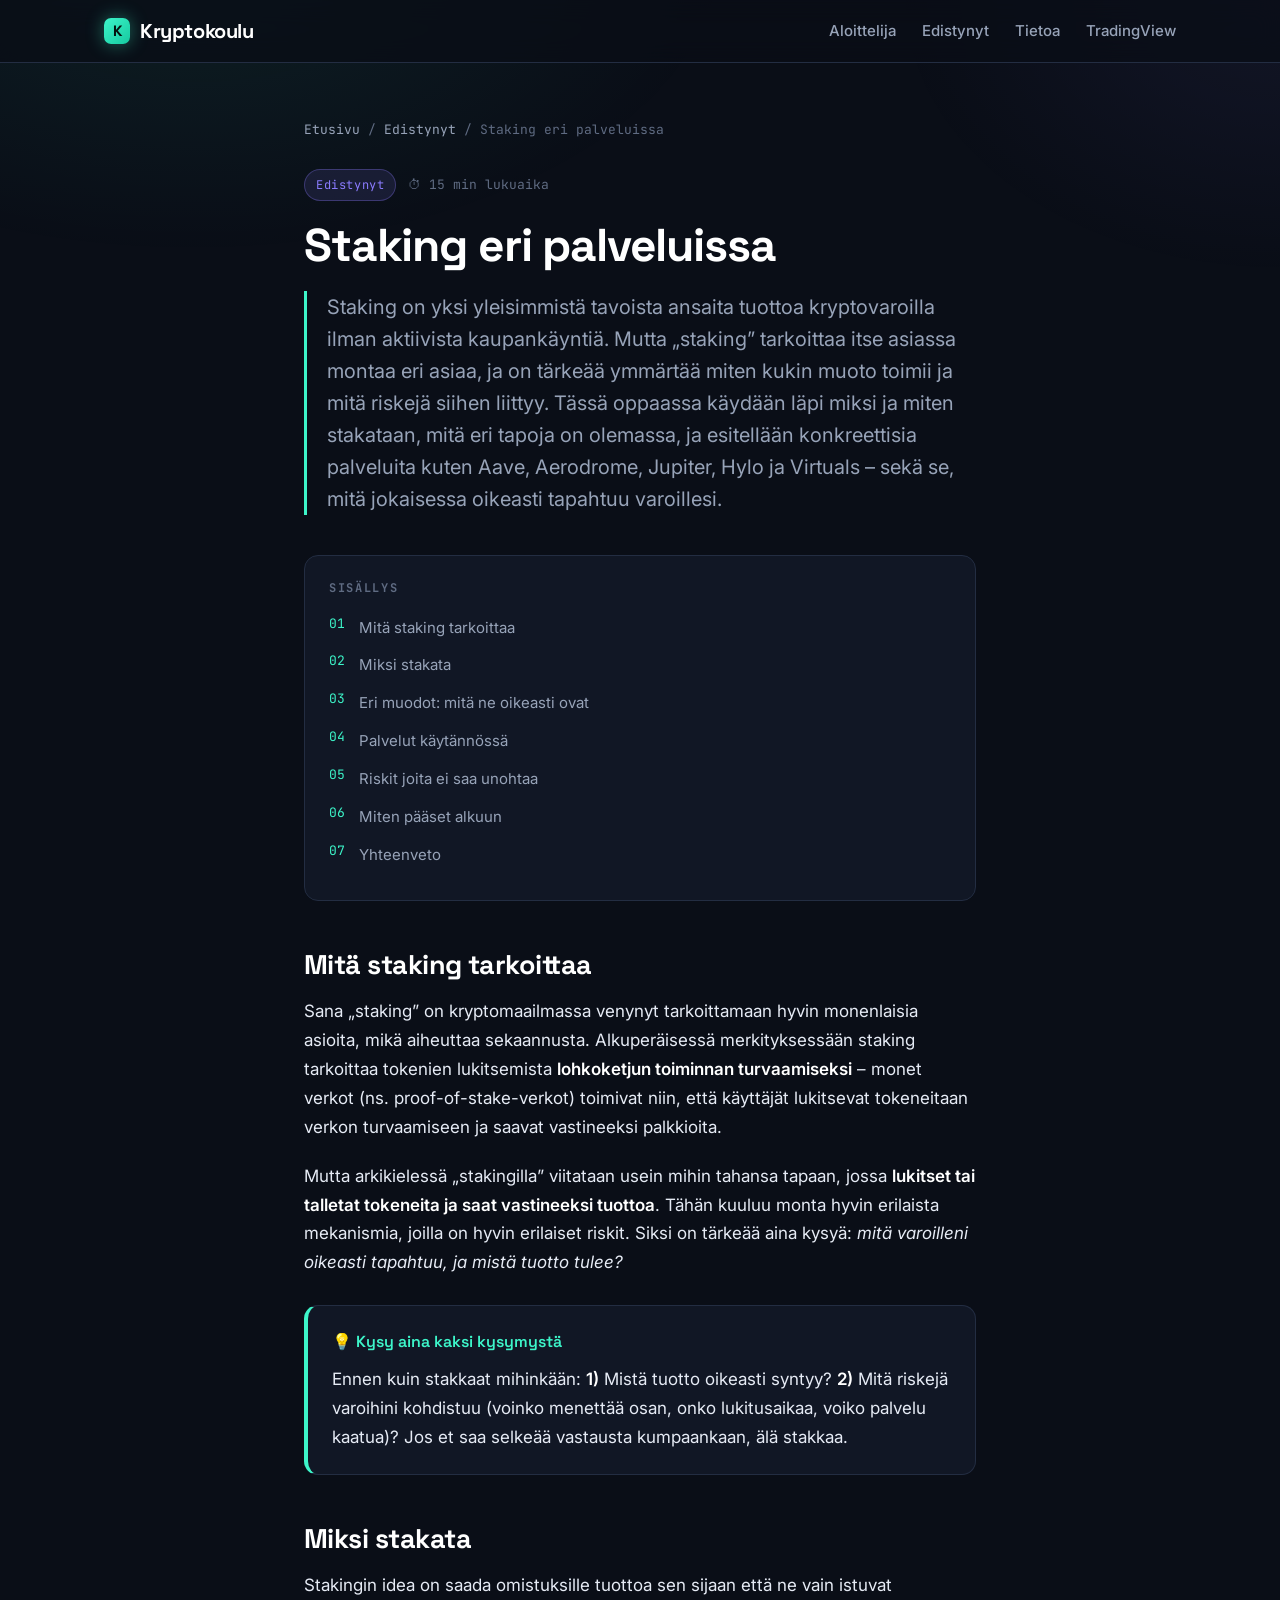
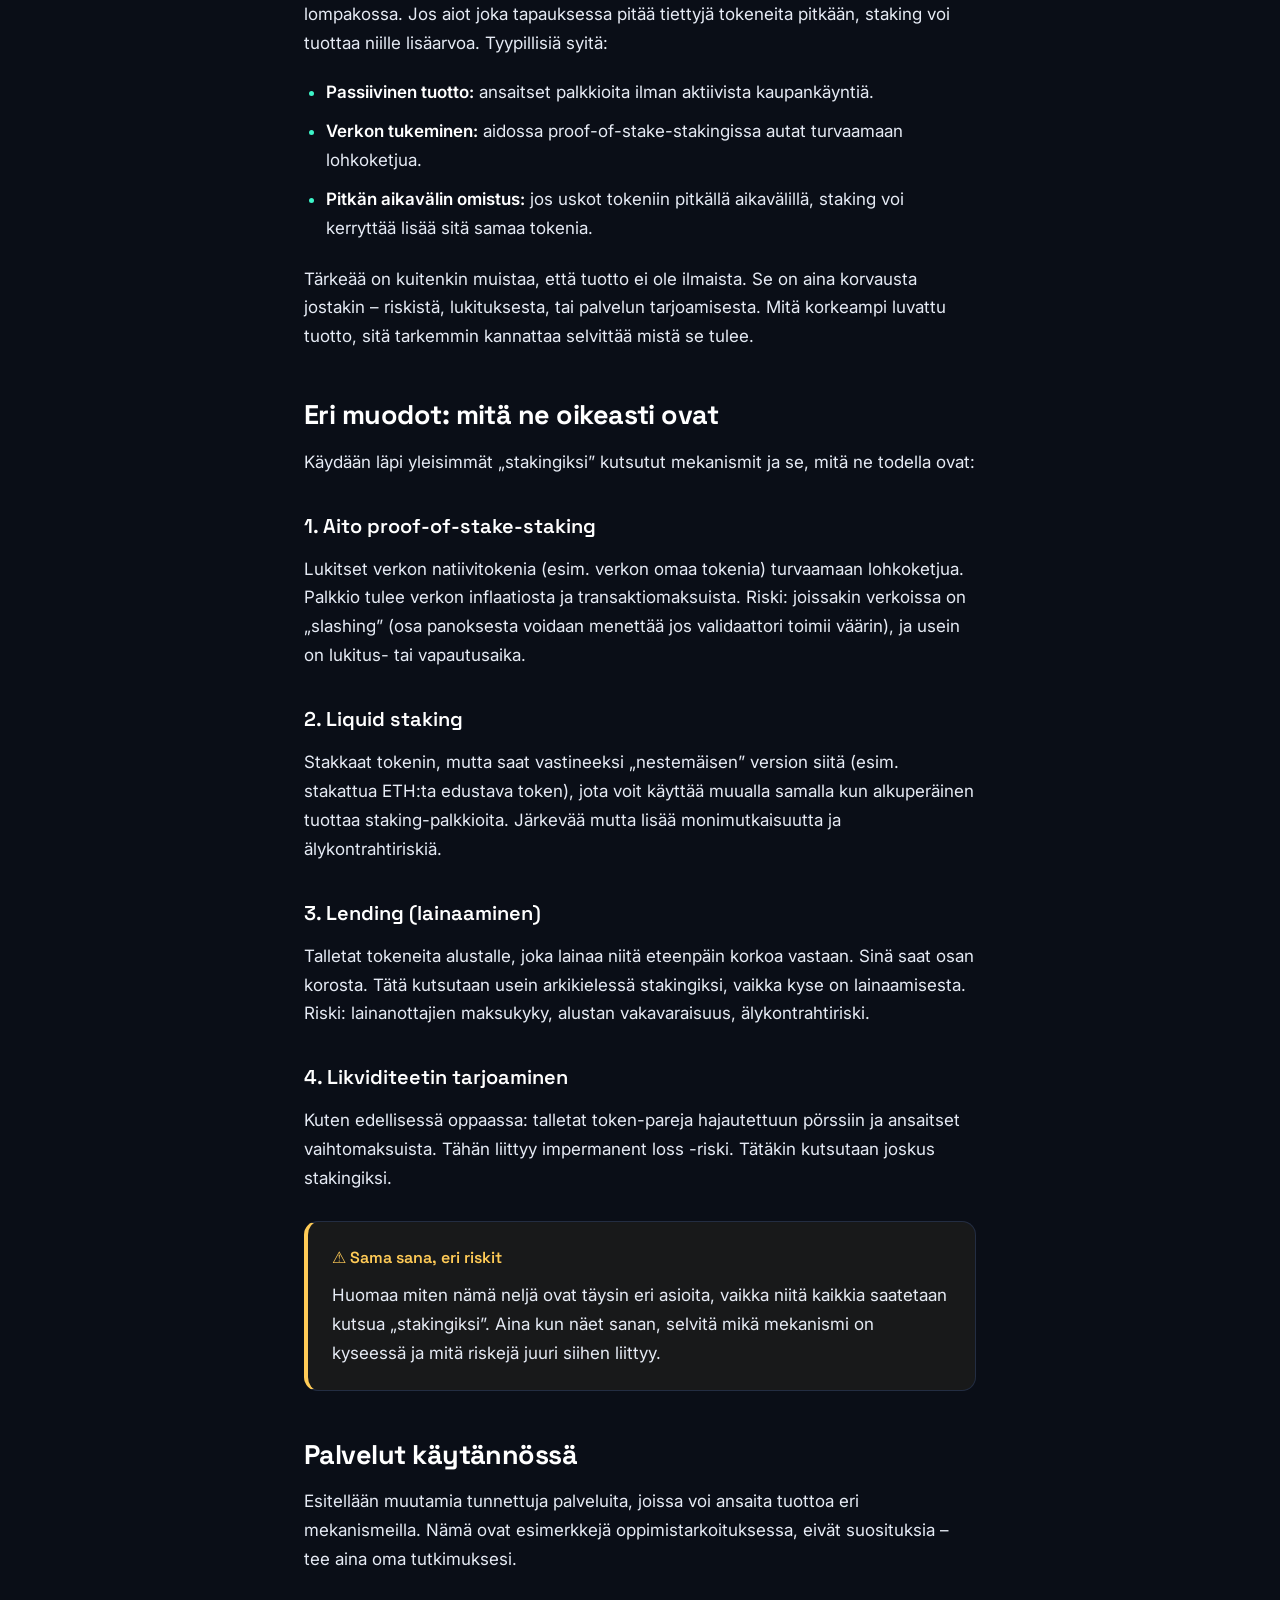
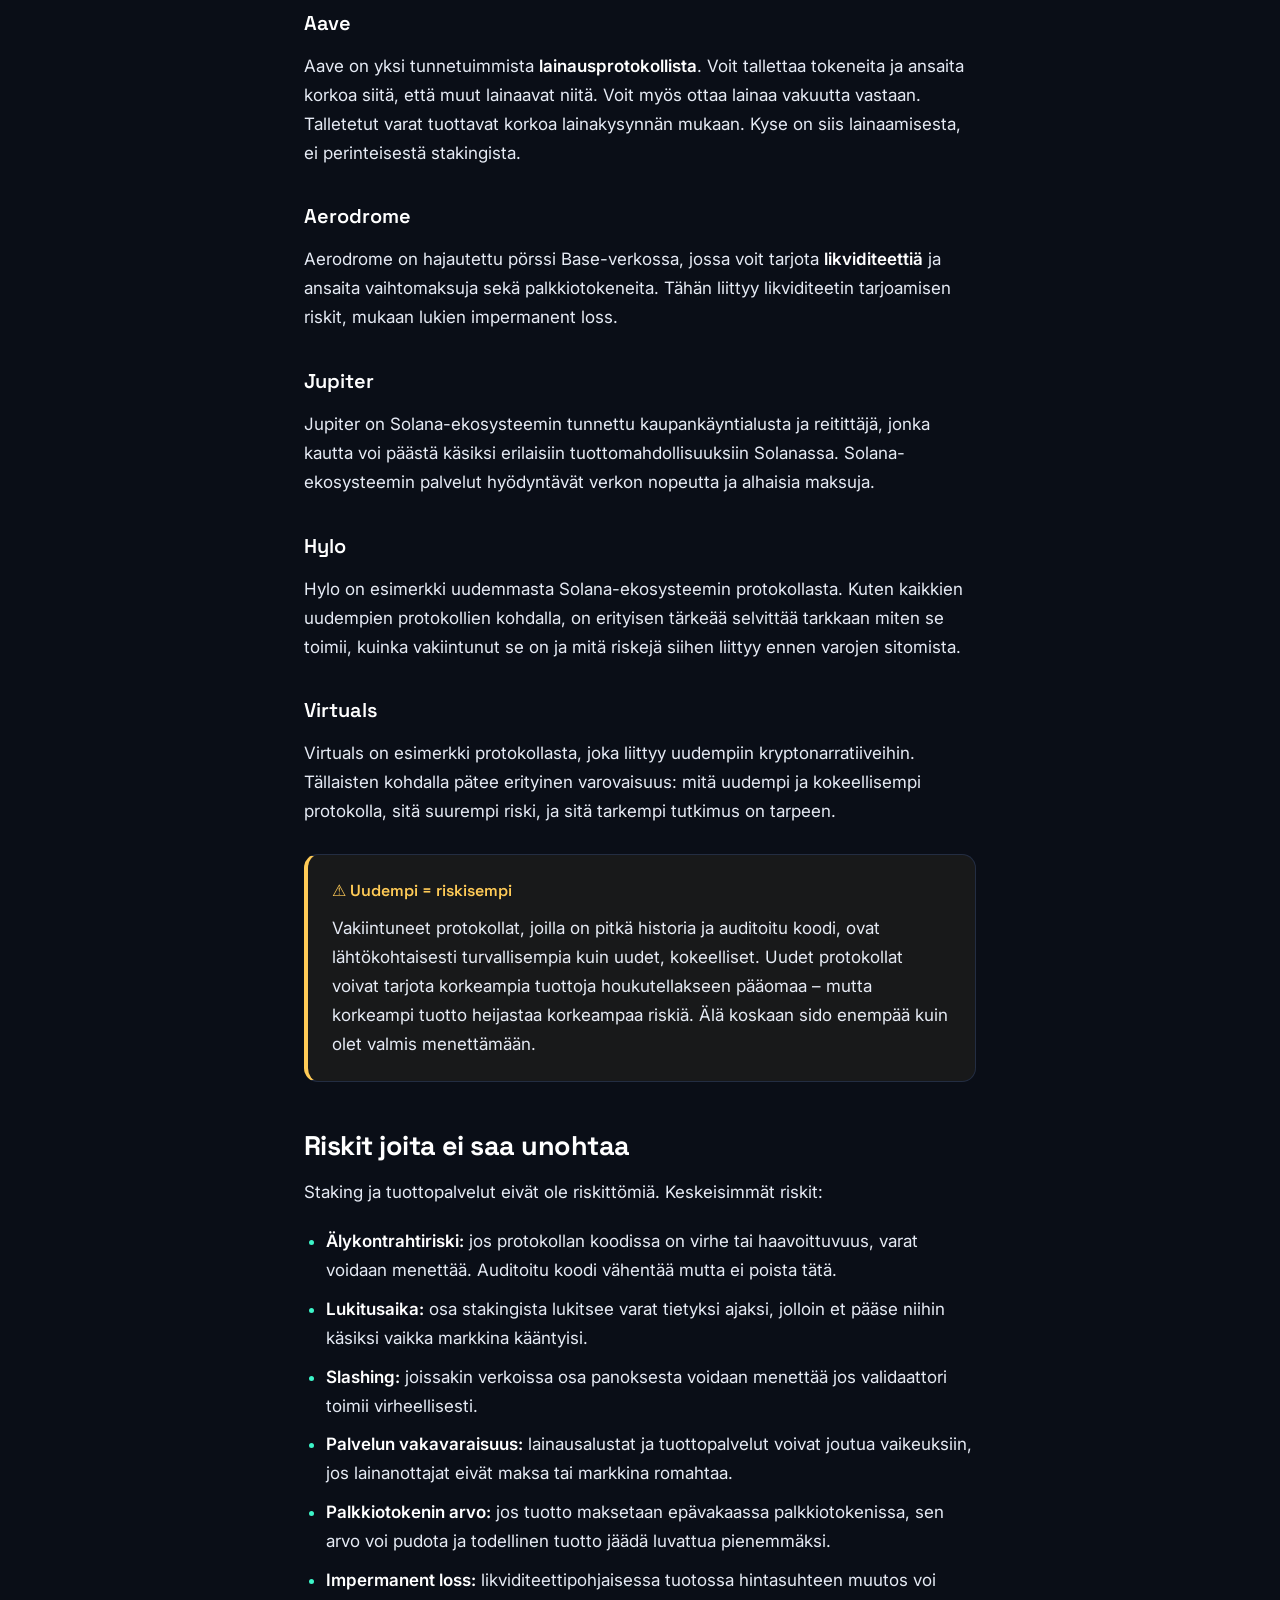
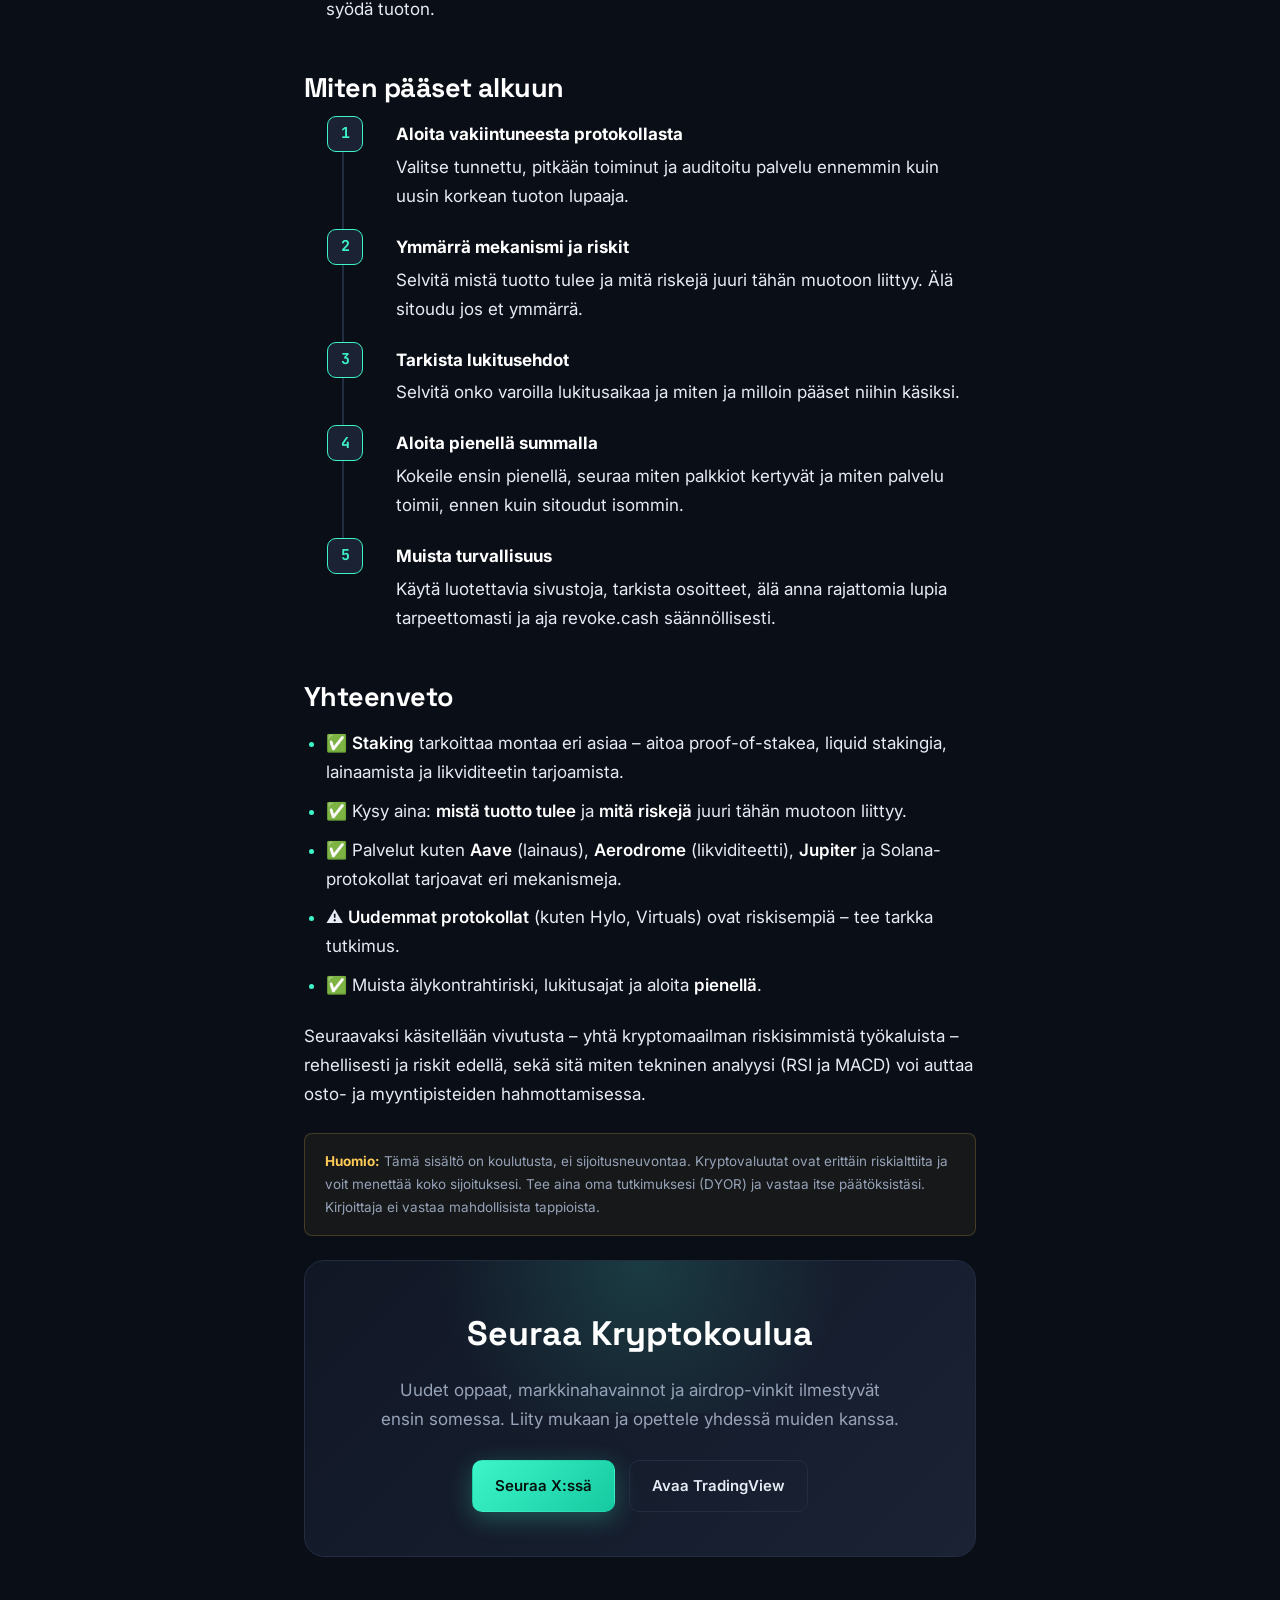
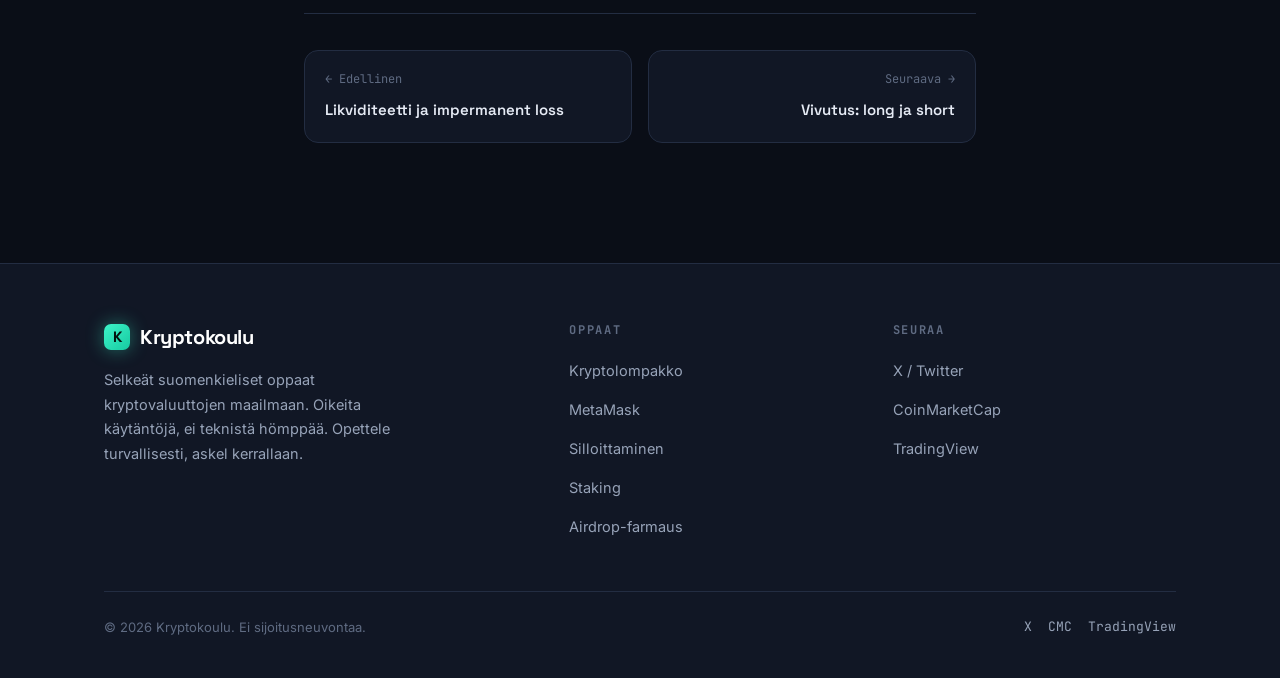
<file: artikkelit/staking.html>
<!DOCTYPE html>
<html lang="fi">
<head>
<meta charset="UTF-8">
<meta name="viewport" content="width=device-width, initial-scale=1.0">
<title>Staking eri palveluissa | Kryptokoulu</title>
<meta name="description" content="Aave, Aerodrome, Jupiter, Hylo, Virtuals — miksi ja miten stakataan, ja mitä tapoja on olemassa.">
<meta name="keywords" content="staking, Aave, Aerodrome, Jupiter, DeFi tuotto, krypto staking suomeksi">
<meta name="author" content="Kryptokoulu">
<meta name="robots" content="index, follow">
<link rel="canonical" href="https://kryptokoulu.github.io/kryptokoulu/artikkelit/staking.html">

<!-- Open Graph -->
<meta property="og:type" content="article">
<meta property="og:title" content="Staking eri palveluissa | Kryptokoulu">
<meta property="og:description" content="Aave, Aerodrome, Jupiter, Hylo, Virtuals — miksi ja miten stakataan, ja mitä tapoja on olemassa.">
<meta property="og:url" content="https://kryptokoulu.github.io/kryptokoulu/artikkelit/staking.html">
<meta property="og:site_name" content="Kryptokoulu">
<meta property="og:locale" content="fi_FI">

<!-- Twitter Card -->
<meta name="twitter:card" content="summary_large_image">
<meta name="twitter:site" content="@Kryptokoulu">
<meta name="twitter:title" content="Staking eri palveluissa | Kryptokoulu">
<meta name="twitter:description" content="Aave, Aerodrome, Jupiter, Hylo, Virtuals — miksi ja miten stakataan, ja mitä tapoja on olemassa.">

<link rel="preconnect" href="https://fonts.googleapis.com">
<link rel="preconnect" href="https://fonts.gstatic.com" crossorigin>
<link href="https://fonts.googleapis.com/css2?family=Space+Grotesk:wght@400;500;600;700&family=Inter:wght@400;500;600;700&family=JetBrains+Mono:wght@400;500;700&display=swap" rel="stylesheet">
<link rel="stylesheet" href="../css/tyyli.css">
</head>
<body>

<nav class="navi">
  <div class="navi__sisalto">
    <a href="../index.html" class="logo">
      <span class="logo__merkki">K</span> Kryptokoulu
    </a>
    <div class="navi__linkit" id="navilinkit">
      <a href="../index.html#aloittelija">Aloittelija</a>
      <a href="../index.html#edistynyt">Edistynyt</a>
      <a href="../index.html#tietoa">Tietoa</a>
      <a href="https://www.tradingview.com/?aff_id=168670" target="_blank" rel="noopener">TradingView</a>
    </div>
    <button class="navi-nappi" onclick="document.getElementById('navilinkit').classList.toggle('auki')" aria-label="Valikko">☰</button>
  </div>
</nav>

<main class="artikkeli">
  <article class="artikkeli__wrap">
    <nav class="murupolku">
      <a href="../index.html">Etusivu</a> <span>/</span>
      <a href="../index.html#edistynyt">Edistynyt</a> <span>/</span>
      <span>Staking eri palveluissa</span>
    </nav>
    <div class="artikkeli__meta">
      <span class="merkki merkki--edist">Edistynyt</span>
      <span class="lukuaika">⏱ 15 min lukuaika</span>
    </div>
    <h1>Staking eri palveluissa</h1>
    <p class="artikkeli__ingressi">Staking on yksi yleisimmistä tavoista ansaita tuottoa kryptovaroilla ilman aktiivista kaupankäyntiä. Mutta „staking” tarkoittaa itse asiassa montaa eri asiaa, ja on tärkeää ymmärtää miten kukin muoto toimii ja mitä riskejä siihen liittyy. Tässä oppaassa käydään läpi miksi ja miten stakataan, mitä eri tapoja on olemassa, ja esitellään konkreettisia palveluita kuten Aave, Aerodrome, Jupiter, Hylo ja Virtuals – sekä se, mitä jokaisessa oikeasti tapahtuu varoillesi.</p>
    <nav class="sisallys">
      <h2>Sisällys</h2>
      <ol>
          <li><a href="#mika">Mitä staking tarkoittaa</a></li>
          <li><a href="#miksi">Miksi stakata</a></li>
          <li><a href="#muodot">Eri muodot: mitä ne oikeasti ovat</a></li>
          <li><a href="#palvelut">Palvelut käytännössä</a></li>
          <li><a href="#riskit">Riskit joita ei saa unohtaa</a></li>
          <li><a href="#miten">Miten pääset alkuun</a></li>
          <li><a href="#yhteenveto">Yhteenveto</a></li>
      </ol>
    </nav>
    <div class="sisalto">
<h2 id="mika">Mitä staking tarkoittaa</h2>

<p>Sana „staking” on kryptomaailmassa venynyt tarkoittamaan hyvin monenlaisia asioita, mikä aiheuttaa sekaannusta. Alkuperäisessä merkityksessään staking tarkoittaa tokenien lukitsemista <strong>lohkoketjun toiminnan turvaamiseksi</strong> – monet verkot (ns. proof-of-stake-verkot) toimivat niin, että käyttäjät lukitsevat tokeneitaan verkon turvaamiseen ja saavat vastineeksi palkkioita.</p>

<p>Mutta arkikielessä „stakingilla” viitataan usein mihin tahansa tapaan, jossa <strong>lukitset tai talletat tokeneita ja saat vastineeksi tuottoa</strong>. Tähän kuuluu monta hyvin erilaista mekanismia, joilla on hyvin erilaiset riskit. Siksi on tärkeää aina kysyä: <em>mitä varoilleni oikeasti tapahtuu, ja mistä tuotto tulee?</em></p>

<div class="laatikko laatikko--vinkki">
  <div class="laatikko__otsikko">💡 Kysy aina kaksi kysymystä</div>
  <p>Ennen kuin stakkaat mihinkään: <strong>1)</strong> Mistä tuotto oikeasti syntyy? <strong>2)</strong> Mitä riskejä varoihini kohdistuu (voinko menettää osan, onko lukitusaikaa, voiko palvelu kaatua)? Jos et saa selkeää vastausta kumpaankaan, älä stakkaa.</p>
</div>

<h2 id="miksi">Miksi stakata</h2>

<p>Stakingin idea on saada omistuksille tuottoa sen sijaan että ne vain istuvat lompakossa. Jos aiot joka tapauksessa pitää tiettyjä tokeneita pitkään, staking voi tuottaa niille lisäarvoa. Tyypillisiä syitä:</p>

<ul>
  <li><strong>Passiivinen tuotto:</strong> ansaitset palkkioita ilman aktiivista kaupankäyntiä.</li>
  <li><strong>Verkon tukeminen:</strong> aidossa proof-of-stake-stakingissa autat turvaamaan lohkoketjua.</li>
  <li><strong>Pitkän aikavälin omistus:</strong> jos uskot tokeniin pitkällä aikavälillä, staking voi kerryttää lisää sitä samaa tokenia.</li>
</ul>

<p>Tärkeää on kuitenkin muistaa, että tuotto ei ole ilmaista. Se on aina korvausta jostakin – riskistä, lukituksesta, tai palvelun tarjoamisesta. Mitä korkeampi luvattu tuotto, sitä tarkemmin kannattaa selvittää mistä se tulee.</p>

<h2 id="muodot">Eri muodot: mitä ne oikeasti ovat</h2>

<p>Käydään läpi yleisimmät „stakingiksi” kutsutut mekanismit ja se, mitä ne todella ovat:</p>

<h3>1. Aito proof-of-stake-staking</h3>
<p>Lukitset verkon natiivitokenia (esim. verkon omaa tokenia) turvaamaan lohkoketjua. Palkkio tulee verkon inflaatiosta ja transaktiomaksuista. Riski: joissakin verkoissa on „slashing” (osa panoksesta voidaan menettää jos validaattori toimii väärin), ja usein on lukitus- tai vapautusaika.</p>

<h3>2. Liquid staking</h3>
<p>Stakkaat tokenin, mutta saat vastineeksi „nestemäisen” version siitä (esim. stakattua ETH:ta edustava token), jota voit käyttää muualla samalla kun alkuperäinen tuottaa staking-palkkioita. Järkevää mutta lisää monimutkaisuutta ja älykontrahtiriskiä.</p>

<h3>3. Lending (lainaaminen)</h3>
<p>Talletat tokeneita alustalle, joka lainaa niitä eteenpäin korkoa vastaan. Sinä saat osan korosta. Tätä kutsutaan usein arkikielessä stakingiksi, vaikka kyse on lainaamisesta. Riski: lainanottajien maksukyky, alustan vakavaraisuus, älykontrahtiriski.</p>

<h3>4. Likviditeetin tarjoaminen</h3>
<p>Kuten edellisessä oppaassa: talletat token-pareja hajautettuun pörssiin ja ansaitset vaihtomaksuista. Tähän liittyy impermanent loss -riski. Tätäkin kutsutaan joskus stakingiksi.</p>

<div class="laatikko laatikko--varo">
  <div class="laatikko__otsikko">⚠️ Sama sana, eri riskit</div>
  <p>Huomaa miten nämä neljä ovat täysin eri asioita, vaikka niitä kaikkia saatetaan kutsua „stakingiksi”. Aina kun näet sanan, selvitä mikä mekanismi on kyseessä ja mitä riskejä juuri siihen liittyy.</p>
</div>

<h2 id="palvelut">Palvelut käytännössä</h2>

<p>Esitellään muutamia tunnettuja palveluita, joissa voi ansaita tuottoa eri mekanismeilla. Nämä ovat esimerkkejä oppimistarkoituksessa, eivät suosituksia – tee aina oma tutkimuksesi.</p>

<h3>Aave</h3>
<p>Aave on yksi tunnetuimmista <strong>lainausprotokollista</strong>. Voit tallettaa tokeneita ja ansaita korkoa siitä, että muut lainaavat niitä. Voit myös ottaa lainaa vakuutta vastaan. Talletetut varat tuottavat korkoa lainakysynnän mukaan. Kyse on siis lainaamisesta, ei perinteisestä stakingista.</p>

<h3>Aerodrome</h3>
<p>Aerodrome on hajautettu pörssi Base-verkossa, jossa voit tarjota <strong>likviditeettiä</strong> ja ansaita vaihtomaksuja sekä palkkiotokeneita. Tähän liittyy likviditeetin tarjoamisen riskit, mukaan lukien impermanent loss.</p>

<h3>Jupiter</h3>
<p>Jupiter on Solana-ekosysteemin tunnettu kaupankäyntialusta ja reitittäjä, jonka kautta voi päästä käsiksi erilaisiin tuottomahdollisuuksiin Solanassa. Solana-ekosysteemin palvelut hyödyntävät verkon nopeutta ja alhaisia maksuja.</p>

<h3>Hylo</h3>
<p>Hylo on esimerkki uudemmasta Solana-ekosysteemin protokollasta. Kuten kaikkien uudempien protokollien kohdalla, on erityisen tärkeää selvittää tarkkaan miten se toimii, kuinka vakiintunut se on ja mitä riskejä siihen liittyy ennen varojen sitomista.</p>

<h3>Virtuals</h3>
<p>Virtuals on esimerkki protokollasta, joka liittyy uudempiin kryptonarratiiveihin. Tällaisten kohdalla pätee erityinen varovaisuus: mitä uudempi ja kokeellisempi protokolla, sitä suurempi riski, ja sitä tarkempi tutkimus on tarpeen.</p>

<div class="laatikko laatikko--varo">
  <div class="laatikko__otsikko">⚠️ Uudempi = riskisempi</div>
  <p>Vakiintuneet protokollat, joilla on pitkä historia ja auditoitu koodi, ovat lähtökohtaisesti turvallisempia kuin uudet, kokeelliset. Uudet protokollat voivat tarjota korkeampia tuottoja houkutellakseen pääomaa – mutta korkeampi tuotto heijastaa korkeampaa riskiä. Älä koskaan sido enempää kuin olet valmis menettämään.</p>
</div>

<h2 id="riskit">Riskit joita ei saa unohtaa</h2>

<p>Staking ja tuottopalvelut eivät ole riskittömiä. Keskeisimmät riskit:</p>

<ul>
  <li><strong>Älykontrahtiriski:</strong> jos protokollan koodissa on virhe tai haavoittuvuus, varat voidaan menettää. Auditoitu koodi vähentää mutta ei poista tätä.</li>
  <li><strong>Lukitusaika:</strong> osa stakingista lukitsee varat tietyksi ajaksi, jolloin et pääse niihin käsiksi vaikka markkina kääntyisi.</li>
  <li><strong>Slashing:</strong> joissakin verkoissa osa panoksesta voidaan menettää jos validaattori toimii virheellisesti.</li>
  <li><strong>Palvelun vakavaraisuus:</strong> lainausalustat ja tuottopalvelut voivat joutua vaikeuksiin, jos lainanottajat eivät maksa tai markkina romahtaa.</li>
  <li><strong>Palkkiotokenin arvo:</strong> jos tuotto maksetaan epävakaassa palkkiotokenissa, sen arvo voi pudota ja todellinen tuotto jäädä luvattua pienemmäksi.</li>
  <li><strong>Impermanent loss:</strong> likviditeettipohjaisessa tuotossa hintasuhteen muutos voi syödä tuoton.</li>
</ul>

<h2 id="miten">Miten pääset alkuun</h2>

<ol class="askeleet">
  <li><b>Aloita vakiintuneesta protokollasta</b>Valitse tunnettu, pitkään toiminut ja auditoitu palvelu ennemmin kuin uusin korkean tuoton lupaaja.</li>
  <li><b>Ymmärrä mekanismi ja riskit</b>Selvitä mistä tuotto tulee ja mitä riskejä juuri tähän muotoon liittyy. Älä sitoudu jos et ymmärrä.</li>
  <li><b>Tarkista lukitusehdot</b>Selvitä onko varoilla lukitusaikaa ja miten ja milloin pääset niihin käsiksi.</li>
  <li><b>Aloita pienellä summalla</b>Kokeile ensin pienellä, seuraa miten palkkiot kertyvät ja miten palvelu toimii, ennen kuin sitoudut isommin.</li>
  <li><b>Muista turvallisuus</b>Käytä luotettavia sivustoja, tarkista osoitteet, älä anna rajattomia lupia tarpeettomasti ja aja revoke.cash säännöllisesti.</li>
</ol>

<h2 id="yhteenveto">Yhteenveto</h2>

<ul>
  <li>✅ <strong>Staking</strong> tarkoittaa montaa eri asiaa – aitoa proof-of-stakea, liquid stakingia, lainaamista ja likviditeetin tarjoamista.</li>
  <li>✅ Kysy aina: <strong>mistä tuotto tulee</strong> ja <strong>mitä riskejä</strong> juuri tähän muotoon liittyy.</li>
  <li>✅ Palvelut kuten <strong>Aave</strong> (lainaus), <strong>Aerodrome</strong> (likviditeetti), <strong>Jupiter</strong> ja Solana-protokollat tarjoavat eri mekanismeja.</li>
  <li>⚠️ <strong>Uudemmat protokollat</strong> (kuten Hylo, Virtuals) ovat riskisempiä – tee tarkka tutkimus.</li>
  <li>✅ Muista älykontrahtiriski, lukitusajat ja aloita <strong>pienellä</strong>.</li>
</ul>

<p>Seuraavaksi käsitellään vivutusta – yhtä kryptomaailman riskisimmistä työkaluista – rehellisesti ja riskit edellä, sekä sitä miten tekninen analyysi (RSI ja MACD) voi auttaa osto- ja myyntipisteiden hahmottamisessa.</p>
    </div>
    <div class="vastuuvapaus">
  <strong>Huomio:</strong> Tämä sisältö on koulutusta, ei sijoitusneuvontaa. Kryptovaluutat ovat erittäin riskialttiita ja voit menettää koko sijoituksesi. Tee aina oma tutkimuksesi (DYOR) ja vastaa itse päätöksistäsi. Kirjoittaja ei vastaa mahdollisista tappioista.
</div>
    <div class="cta">
  <h2>Seuraa Kryptokoulua</h2>
  <p>Uudet oppaat, markkinahavainnot ja airdrop-vinkit ilmestyvät ensin somessa. Liity mukaan ja opettele yhdessä muiden kanssa.</p>
  <div class="cta__napit">
    <a href="https://x.com/Kryptokoulu" target="_blank" rel="noopener" class="nappi nappi--paa">Seuraa X:ssä</a>
    <a href="https://www.tradingview.com/?aff_id=168670" target="_blank" rel="noopener" class="nappi nappi--reuna">Avaa TradingView</a>
  </div>
</div>
    <nav class="artikkeli-navi">
<a href="likviditeetti.html"><span>← Edellinen</span><b>Likviditeetti ja impermanent loss</b></a>
<a href="vivutus.html" class="seur"><span>Seuraava →</span><b>Vivutus: long ja short</b></a>
</nav>
  </article>
</main>
<footer class="alatunniste">
  <div class="wrap">
    <div class="alatunniste__grid">
      <div>
        <a href="../index.html" class="logo alatunniste__logo">
          <span class="logo__merkki">K</span> Kryptokoulu
        </a>
        <p>Selkeät suomenkieliset oppaat kryptovaluuttojen maailmaan. Oikeita käytäntöjä, ei teknistä hömppää. Opettele turvallisesti, askel kerrallaan.</p>
      </div>
      <div>
        <h5>Oppaat</h5>
        <ul>
          <li><a href="kryptolompakko.html">Kryptolompakko</a></li>
          <li><a href="metamask.html">MetaMask</a></li>
          <li><a href="silloittaminen.html">Silloittaminen</a></li>
          <li><a href="staking.html">Staking</a></li>
          <li><a href="airdrop.html">Airdrop-farmaus</a></li>
        </ul>
      </div>
      <div>
        <h5>Seuraa</h5>
        <ul>
          <li><a href="https://x.com/Kryptokoulu" target="_blank" rel="noopener">X / Twitter</a></li>
          <li><a href="https://coinmarketcap.com/community/profile/krytokoulu/" target="_blank" rel="noopener">CoinMarketCap</a></li>
          <li><a href="https://www.tradingview.com/?aff_id=168670" target="_blank" rel="noopener">TradingView</a></li>
        </ul>
      </div>
    </div>
    <div class="alatunniste__alaosa">
      <span>© 2026 Kryptokoulu. Ei sijoitusneuvontaa.</span>
      <div class="some-linkit">
        <a href="https://x.com/Kryptokoulu" target="_blank" rel="noopener">X</a>
        <a href="https://coinmarketcap.com/community/profile/krytokoulu/" target="_blank" rel="noopener">CMC</a>
        <a href="https://www.tradingview.com/?aff_id=168670" target="_blank" rel="noopener">TradingView</a>
      </div>
    </div>
  </div>
</footer>
</body>
</html>
<script type="application/ld+json">
{
  "@context": "https://schema.org",
  "@type": "Article",
  "headline": "Staking eri palveluissa",
  "description": "Aave, Aerodrome, Jupiter, Hylo, Virtuals — miksi ja miten stakataan, ja mitä tapoja on olemassa.",
  "author": { "@type": "Organization", "name": "Kryptokoulu" },
  "publisher": { "@type": "Organization", "name": "Kryptokoulu" },
  "inLanguage": "fi-FI",
  "url": "https://kryptokoulu.github.io/kryptokoulu/artikkelit/staking.html"
}
</script>
</file>
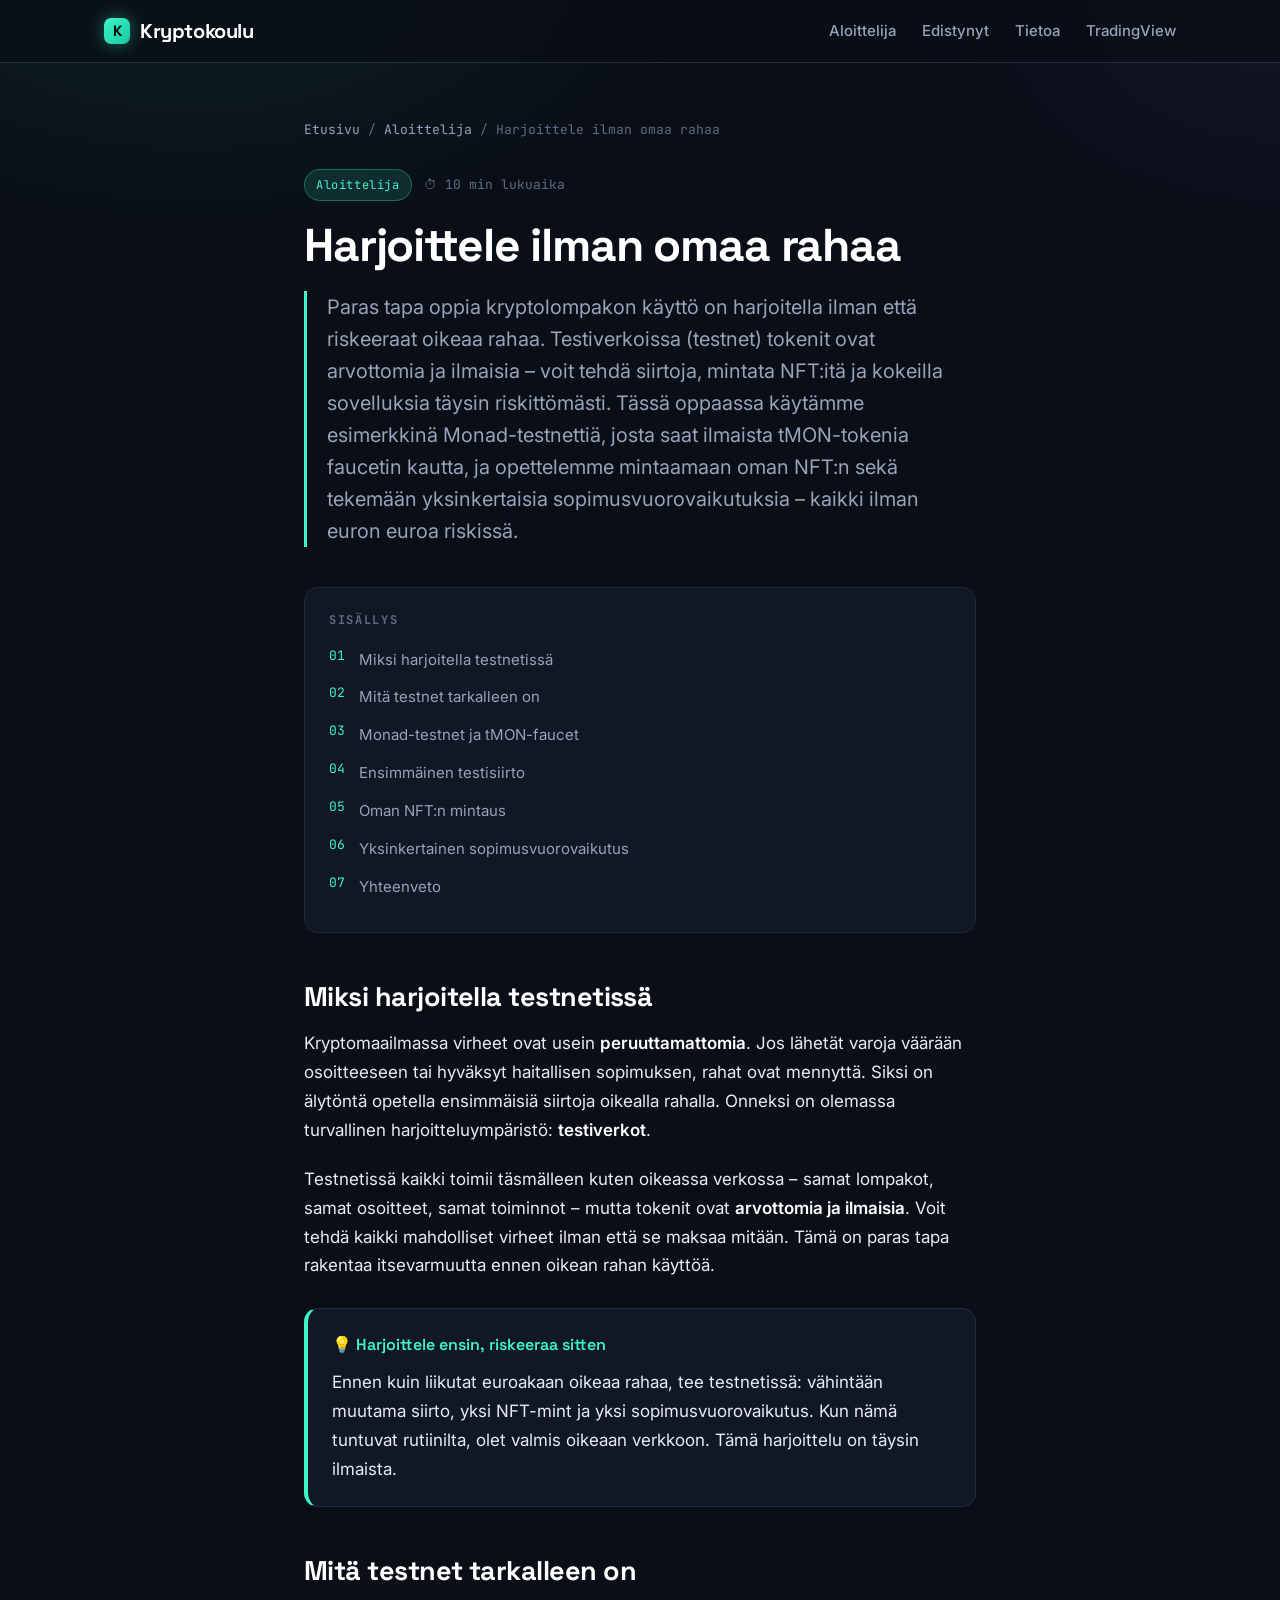
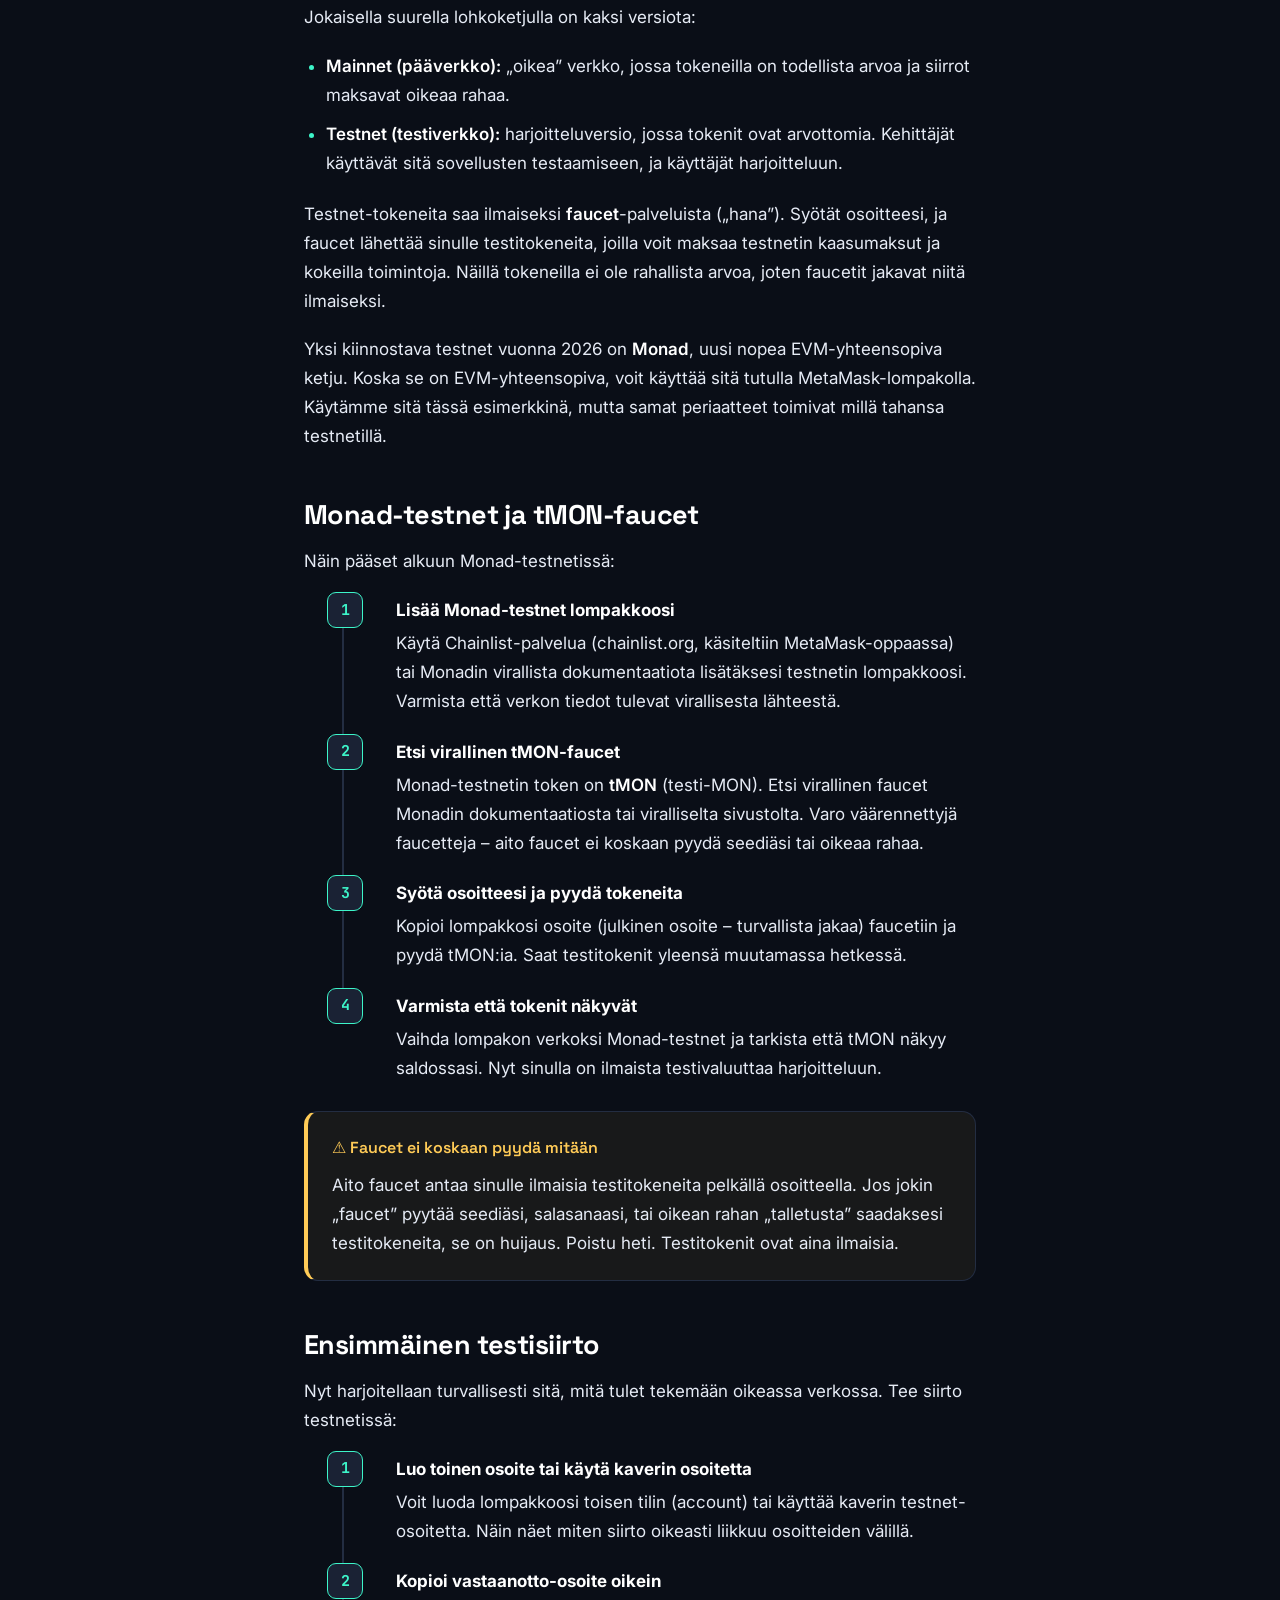
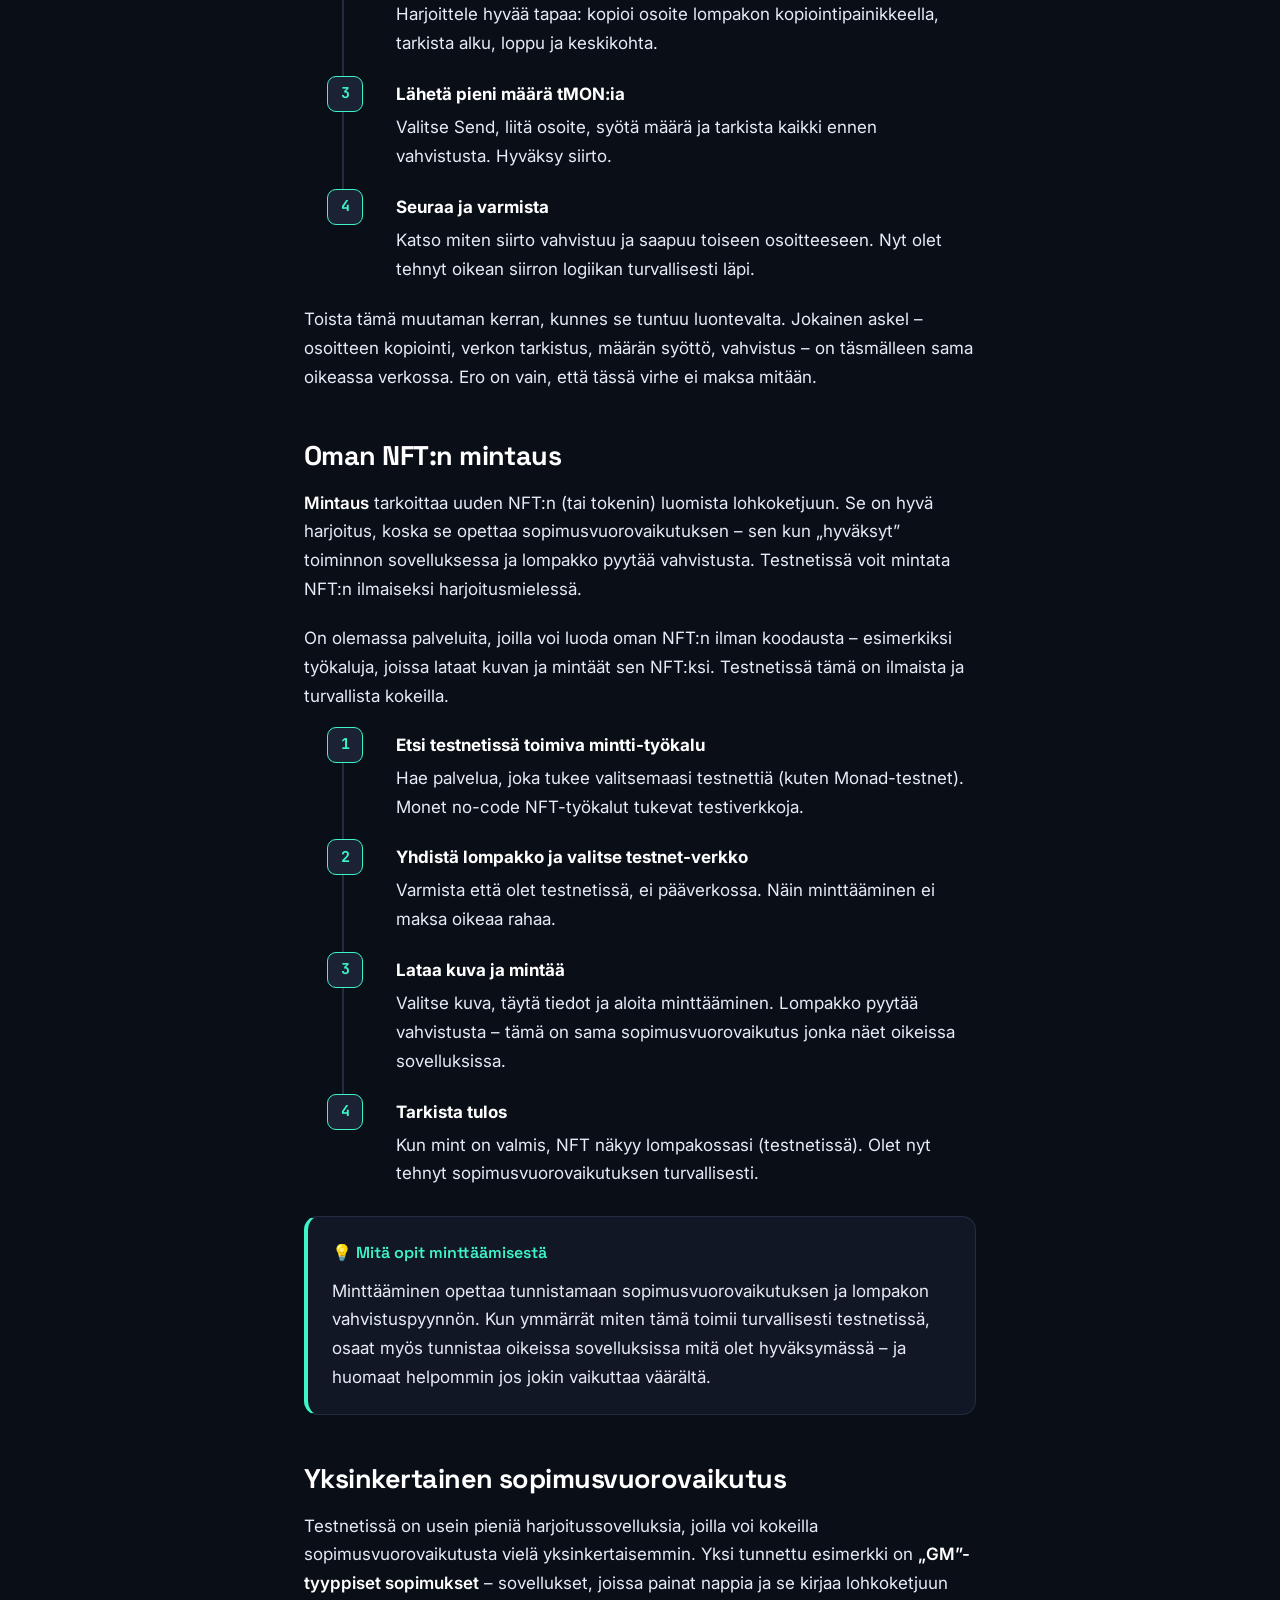
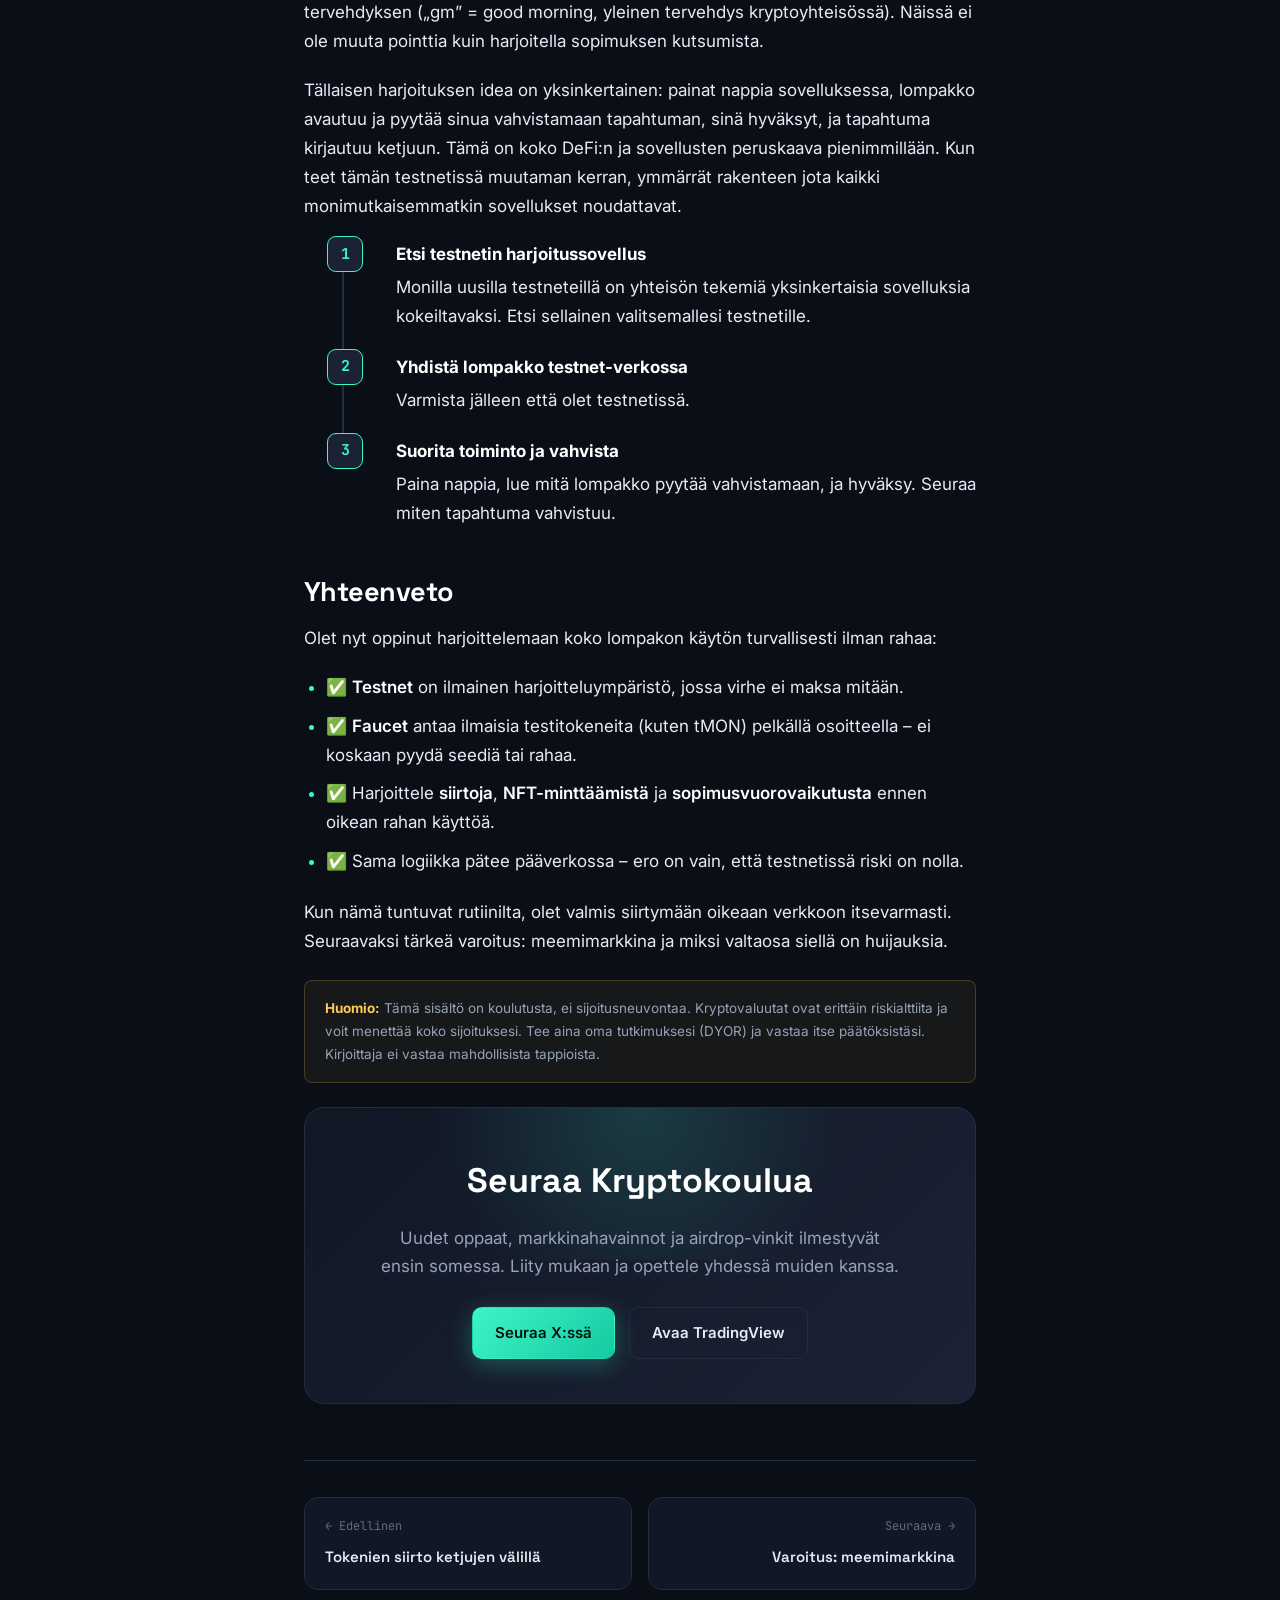
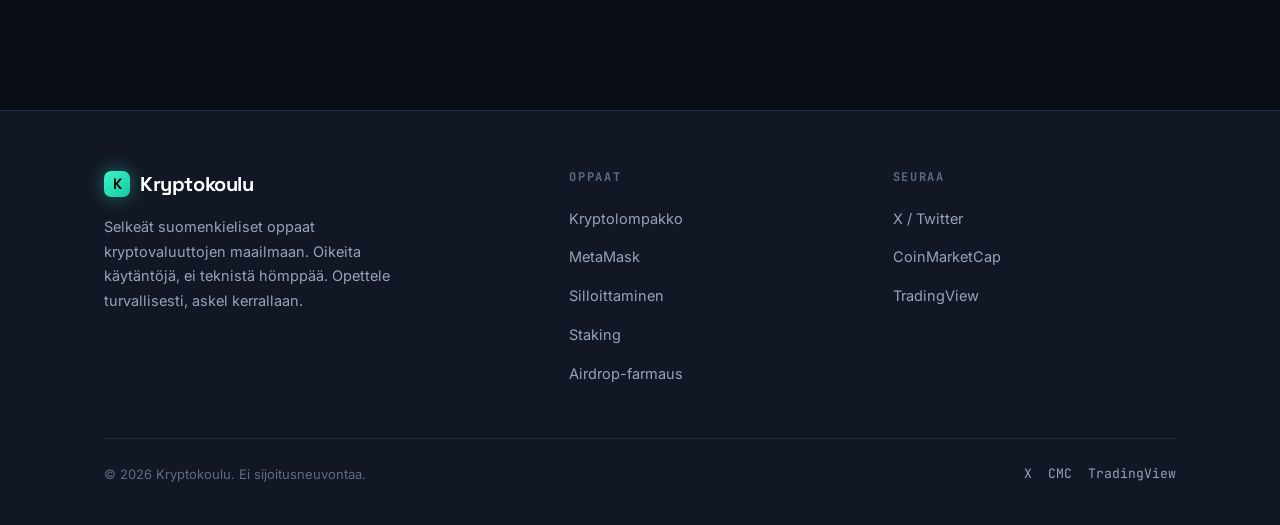
<file: artikkelit/testnet-harjoittelu.html>
<!DOCTYPE html>
<html lang="fi">
<head>
<meta charset="UTF-8">
<meta name="viewport" content="width=device-width, initial-scale=1.0">
<title>Harjoittele ilman omaa rahaa | Kryptokoulu</title>
<meta name="description" content="Monad-testnet, ilmainen tMON-faucet, NFT:n mint ja lompakon käyttö täysin riskittömästi.">
<meta name="keywords" content="testnet, Monad testnet, tMON faucet, NFT mint, krypto harjoittelu, testiverkko">
<meta name="author" content="Kryptokoulu">
<meta name="robots" content="index, follow">
<link rel="canonical" href="https://kryptokoulu.github.io/kryptokoulu/artikkelit/testnet-harjoittelu.html">

<!-- Open Graph -->
<meta property="og:type" content="article">
<meta property="og:title" content="Harjoittele ilman omaa rahaa | Kryptokoulu">
<meta property="og:description" content="Monad-testnet, ilmainen tMON-faucet, NFT:n mint ja lompakon käyttö täysin riskittömästi.">
<meta property="og:url" content="https://kryptokoulu.github.io/kryptokoulu/artikkelit/testnet-harjoittelu.html">
<meta property="og:site_name" content="Kryptokoulu">
<meta property="og:locale" content="fi_FI">

<!-- Twitter Card -->
<meta name="twitter:card" content="summary_large_image">
<meta name="twitter:site" content="@Kryptokoulu">
<meta name="twitter:title" content="Harjoittele ilman omaa rahaa | Kryptokoulu">
<meta name="twitter:description" content="Monad-testnet, ilmainen tMON-faucet, NFT:n mint ja lompakon käyttö täysin riskittömästi.">

<link rel="preconnect" href="https://fonts.googleapis.com">
<link rel="preconnect" href="https://fonts.gstatic.com" crossorigin>
<link href="https://fonts.googleapis.com/css2?family=Space+Grotesk:wght@400;500;600;700&family=Inter:wght@400;500;600;700&family=JetBrains+Mono:wght@400;500;700&display=swap" rel="stylesheet">
<link rel="stylesheet" href="../css/tyyli.css">
</head>
<body>

<nav class="navi">
  <div class="navi__sisalto">
    <a href="../index.html" class="logo">
      <span class="logo__merkki">K</span> Kryptokoulu
    </a>
    <div class="navi__linkit" id="navilinkit">
      <a href="../index.html#aloittelija">Aloittelija</a>
      <a href="../index.html#edistynyt">Edistynyt</a>
      <a href="../index.html#tietoa">Tietoa</a>
      <a href="https://www.tradingview.com/?aff_id=168670" target="_blank" rel="noopener">TradingView</a>
    </div>
    <button class="navi-nappi" onclick="document.getElementById('navilinkit').classList.toggle('auki')" aria-label="Valikko">☰</button>
  </div>
</nav>

<main class="artikkeli">
  <article class="artikkeli__wrap">
    <nav class="murupolku">
      <a href="../index.html">Etusivu</a> <span>/</span>
      <a href="../index.html#aloittelija">Aloittelija</a> <span>/</span>
      <span>Harjoittele ilman omaa rahaa</span>
    </nav>
    <div class="artikkeli__meta">
      <span class="merkki">Aloittelija</span>
      <span class="lukuaika">⏱ 10 min lukuaika</span>
    </div>
    <h1>Harjoittele ilman omaa rahaa</h1>
    <p class="artikkeli__ingressi">Paras tapa oppia kryptolompakon käyttö on harjoitella ilman että riskeeraat oikeaa rahaa. Testiverkoissa (testnet) tokenit ovat arvottomia ja ilmaisia – voit tehdä siirtoja, mintata NFT:itä ja kokeilla sovelluksia täysin riskittömästi. Tässä oppaassa käytämme esimerkkinä Monad-testnettiä, josta saat ilmaista tMON-tokenia faucetin kautta, ja opettelemme mintaamaan oman NFT:n sekä tekemään yksinkertaisia sopimusvuorovaikutuksia – kaikki ilman euron euroa riskissä.</p>
    <nav class="sisallys">
      <h2>Sisällys</h2>
      <ol>
          <li><a href="#miksi">Miksi harjoitella testnetissä</a></li>
          <li><a href="#testnet-mika">Mitä testnet tarkalleen on</a></li>
          <li><a href="#monad">Monad-testnet ja tMON-faucet</a></li>
          <li><a href="#siirto">Ensimmäinen testisiirto</a></li>
          <li><a href="#nft">Oman NFT:n mintaus</a></li>
          <li><a href="#sopimus">Yksinkertainen sopimusvuorovaikutus</a></li>
          <li><a href="#yhteenveto">Yhteenveto</a></li>
      </ol>
    </nav>
    <div class="sisalto">
<h2 id="miksi">Miksi harjoitella testnetissä</h2>

<p>Kryptomaailmassa virheet ovat usein <strong>peruuttamattomia</strong>. Jos lähetät varoja väärään osoitteeseen tai hyväksyt haitallisen sopimuksen, rahat ovat mennyttä. Siksi on älytöntä opetella ensimmäisiä siirtoja oikealla rahalla. Onneksi on olemassa turvallinen harjoitteluympäristö: <strong>testiverkot</strong>.</p>

<p>Testnetissä kaikki toimii täsmälleen kuten oikeassa verkossa – samat lompakot, samat osoitteet, samat toiminnot – mutta tokenit ovat <strong>arvottomia ja ilmaisia</strong>. Voit tehdä kaikki mahdolliset virheet ilman että se maksaa mitään. Tämä on paras tapa rakentaa itsevarmuutta ennen oikean rahan käyttöä.</p>

<div class="laatikko laatikko--vinkki">
  <div class="laatikko__otsikko">💡 Harjoittele ensin, riskeeraa sitten</div>
  <p>Ennen kuin liikutat euroakaan oikeaa rahaa, tee testnetissä: vähintään muutama siirto, yksi NFT-mint ja yksi sopimusvuorovaikutus. Kun nämä tuntuvat rutiinilta, olet valmis oikeaan verkkoon. Tämä harjoittelu on täysin ilmaista.</p>
</div>

<h2 id="testnet-mika">Mitä testnet tarkalleen on</h2>

<p>Jokaisella suurella lohkoketjulla on kaksi versiota:</p>

<ul>
  <li><strong>Mainnet (pääverkko):</strong> „oikea” verkko, jossa tokeneilla on todellista arvoa ja siirrot maksavat oikeaa rahaa.</li>
  <li><strong>Testnet (testiverkko):</strong> harjoitteluversio, jossa tokenit ovat arvottomia. Kehittäjät käyttävät sitä sovellusten testaamiseen, ja käyttäjät harjoitteluun.</li>
</ul>

<p>Testnet-tokeneita saa ilmaiseksi <strong>faucet</strong>-palveluista („hana”). Syötät osoitteesi, ja faucet lähettää sinulle testitokeneita, joilla voit maksaa testnetin kaasumaksut ja kokeilla toimintoja. Näillä tokeneilla ei ole rahallista arvoa, joten faucetit jakavat niitä ilmaiseksi.</p>

<p>Yksi kiinnostava testnet vuonna 2026 on <strong>Monad</strong>, uusi nopea EVM-yhteensopiva ketju. Koska se on EVM-yhteensopiva, voit käyttää sitä tutulla MetaMask-lompakolla. Käytämme sitä tässä esimerkkinä, mutta samat periaatteet toimivat millä tahansa testnetillä.</p>

<h2 id="monad">Monad-testnet ja tMON-faucet</h2>

<p>Näin pääset alkuun Monad-testnetissä:</p>

<ol class="askeleet">
  <li><b>Lisää Monad-testnet lompakkoosi</b>Käytä Chainlist-palvelua (chainlist.org, käsiteltiin MetaMask-oppaassa) tai Monadin virallista dokumentaatiota lisätäksesi testnetin lompakkoosi. Varmista että verkon tiedot tulevat virallisesta lähteestä.</li>
  <li><b>Etsi virallinen tMON-faucet</b>Monad-testnetin token on <strong>tMON</strong> (testi-MON). Etsi virallinen faucet Monadin dokumentaatiosta tai viralliselta sivustolta. Varo väärennettyjä faucetteja – aito faucet ei koskaan pyydä seediäsi tai oikeaa rahaa.</li>
  <li><b>Syötä osoitteesi ja pyydä tokeneita</b>Kopioi lompakkosi osoite (julkinen osoite – turvallista jakaa) faucetiin ja pyydä tMON:ia. Saat testitokenit yleensä muutamassa hetkessä.</li>
  <li><b>Varmista että tokenit näkyvät</b>Vaihda lompakon verkoksi Monad-testnet ja tarkista että tMON näkyy saldossasi. Nyt sinulla on ilmaista testivaluuttaa harjoitteluun.</li>
</ol>

<div class="laatikko laatikko--varo">
  <div class="laatikko__otsikko">⚠️ Faucet ei koskaan pyydä mitään</div>
  <p>Aito faucet antaa sinulle ilmaisia testitokeneita pelkällä osoitteella. Jos jokin „faucet” pyytää seediäsi, salasanaasi, tai oikean rahan „talletusta” saadaksesi testitokeneita, se on huijaus. Poistu heti. Testitokenit ovat aina ilmaisia.</p>
</div>

<h2 id="siirto">Ensimmäinen testisiirto</h2>

<p>Nyt harjoitellaan turvallisesti sitä, mitä tulet tekemään oikeassa verkossa. Tee siirto testnetissä:</p>

<ol class="askeleet">
  <li><b>Luo toinen osoite tai käytä kaverin osoitetta</b>Voit luoda lompakkoosi toisen tilin (account) tai käyttää kaverin testnet-osoitetta. Näin näet miten siirto oikeasti liikkuu osoitteiden välillä.</li>
  <li><b>Kopioi vastaanotto-osoite oikein</b>Harjoittele hyvää tapaa: kopioi osoite lompakon kopiointipainikkeella, tarkista alku, loppu ja keskikohta.</li>
  <li><b>Lähetä pieni määrä tMON:ia</b>Valitse Send, liitä osoite, syötä määrä ja tarkista kaikki ennen vahvistusta. Hyväksy siirto.</li>
  <li><b>Seuraa ja varmista</b>Katso miten siirto vahvistuu ja saapuu toiseen osoitteeseen. Nyt olet tehnyt oikean siirron logiikan turvallisesti läpi.</li>
</ol>

<p>Toista tämä muutaman kerran, kunnes se tuntuu luontevalta. Jokainen askel – osoitteen kopiointi, verkon tarkistus, määrän syöttö, vahvistus – on täsmälleen sama oikeassa verkossa. Ero on vain, että tässä virhe ei maksa mitään.</p>

<h2 id="nft">Oman NFT:n mintaus</h2>

<p><strong>Mintaus</strong> tarkoittaa uuden NFT:n (tai tokenin) luomista lohkoketjuun. Se on hyvä harjoitus, koska se opettaa sopimusvuorovaikutuksen – sen kun „hyväksyt” toiminnon sovelluksessa ja lompakko pyytää vahvistusta. Testnetissä voit mintata NFT:n ilmaiseksi harjoitusmielessä.</p>

<p>On olemassa palveluita, joilla voi luoda oman NFT:n ilman koodausta – esimerkiksi työkaluja, joissa lataat kuvan ja mintäät sen NFT:ksi. Testnetissä tämä on ilmaista ja turvallista kokeilla.</p>

<ol class="askeleet">
  <li><b>Etsi testnetissä toimiva mintti-työkalu</b>Hae palvelua, joka tukee valitsemaasi testnettiä (kuten Monad-testnet). Monet no-code NFT-työkalut tukevat testiverkkoja.</li>
  <li><b>Yhdistä lompakko ja valitse testnet-verkko</b>Varmista että olet testnetissä, ei pääverkossa. Näin minttääminen ei maksa oikeaa rahaa.</li>
  <li><b>Lataa kuva ja mintää</b>Valitse kuva, täytä tiedot ja aloita minttääminen. Lompakko pyytää vahvistusta – tämä on sama sopimusvuorovaikutus jonka näet oikeissa sovelluksissa.</li>
  <li><b>Tarkista tulos</b>Kun mint on valmis, NFT näkyy lompakossasi (testnetissä). Olet nyt tehnyt sopimusvuorovaikutuksen turvallisesti.</li>
</ol>

<div class="laatikko laatikko--vinkki">
  <div class="laatikko__otsikko">💡 Mitä opit minttäämisestä</div>
  <p>Minttääminen opettaa tunnistamaan sopimusvuorovaikutuksen ja lompakon vahvistuspyynnön. Kun ymmärrät miten tämä toimii turvallisesti testnetissä, osaat myös tunnistaa oikeissa sovelluksissa mitä olet hyväksymässä – ja huomaat helpommin jos jokin vaikuttaa väärältä.</p>
</div>

<h2 id="sopimus">Yksinkertainen sopimusvuorovaikutus</h2>

<p>Testnetissä on usein pieniä harjoitussovelluksia, joilla voi kokeilla sopimusvuorovaikutusta vielä yksinkertaisemmin. Yksi tunnettu esimerkki on <strong>„GM”-tyyppiset sopimukset</strong> – sovellukset, joissa painat nappia ja se kirjaa lohkoketjuun tervehdyksen („gm” = good morning, yleinen tervehdys kryptoyhteisössä). Näissä ei ole muuta pointtia kuin harjoitella sopimuksen kutsumista.</p>

<p>Tällaisen harjoituksen idea on yksinkertainen: painat nappia sovelluksessa, lompakko avautuu ja pyytää sinua vahvistamaan tapahtuman, sinä hyväksyt, ja tapahtuma kirjautuu ketjuun. Tämä on koko DeFi:n ja sovellusten peruskaava pienimmillään. Kun teet tämän testnetissä muutaman kerran, ymmärrät rakenteen jota kaikki monimutkaisemmatkin sovellukset noudattavat.</p>

<ol class="askeleet">
  <li><b>Etsi testnetin harjoitussovellus</b>Monilla uusilla testneteillä on yhteisön tekemiä yksinkertaisia sovelluksia kokeiltavaksi. Etsi sellainen valitsemallesi testnetille.</li>
  <li><b>Yhdistä lompakko testnet-verkossa</b>Varmista jälleen että olet testnetissä.</li>
  <li><b>Suorita toiminto ja vahvista</b>Paina nappia, lue mitä lompakko pyytää vahvistamaan, ja hyväksy. Seuraa miten tapahtuma vahvistuu.</li>
</ol>

<h2 id="yhteenveto">Yhteenveto</h2>

<p>Olet nyt oppinut harjoittelemaan koko lompakon käytön turvallisesti ilman rahaa:</p>

<ul>
  <li>✅ <strong>Testnet</strong> on ilmainen harjoitteluympäristö, jossa virhe ei maksa mitään.</li>
  <li>✅ <strong>Faucet</strong> antaa ilmaisia testitokeneita (kuten tMON) pelkällä osoitteella – ei koskaan pyydä seediä tai rahaa.</li>
  <li>✅ Harjoittele <strong>siirtoja</strong>, <strong>NFT-minttäämistä</strong> ja <strong>sopimusvuorovaikutusta</strong> ennen oikean rahan käyttöä.</li>
  <li>✅ Sama logiikka pätee pääverkossa – ero on vain, että testnetissä riski on nolla.</li>
</ul>

<p>Kun nämä tuntuvat rutiinilta, olet valmis siirtymään oikeaan verkkoon itsevarmasti. Seuraavaksi tärkeä varoitus: meemimarkkina ja miksi valtaosa siellä on huijauksia.</p>
    </div>
    <div class="vastuuvapaus">
  <strong>Huomio:</strong> Tämä sisältö on koulutusta, ei sijoitusneuvontaa. Kryptovaluutat ovat erittäin riskialttiita ja voit menettää koko sijoituksesi. Tee aina oma tutkimuksesi (DYOR) ja vastaa itse päätöksistäsi. Kirjoittaja ei vastaa mahdollisista tappioista.
</div>
    <div class="cta">
  <h2>Seuraa Kryptokoulua</h2>
  <p>Uudet oppaat, markkinahavainnot ja airdrop-vinkit ilmestyvät ensin somessa. Liity mukaan ja opettele yhdessä muiden kanssa.</p>
  <div class="cta__napit">
    <a href="https://x.com/Kryptokoulu" target="_blank" rel="noopener" class="nappi nappi--paa">Seuraa X:ssä</a>
    <a href="https://www.tradingview.com/?aff_id=168670" target="_blank" rel="noopener" class="nappi nappi--reuna">Avaa TradingView</a>
  </div>
</div>
    <nav class="artikkeli-navi">
<a href="silloittaminen.html"><span>← Edellinen</span><b>Tokenien siirto ketjujen välillä</b></a>
<a href="meemikolikot.html" class="seur"><span>Seuraava →</span><b>Varoitus: meemimarkkina</b></a>
</nav>
  </article>
</main>
<footer class="alatunniste">
  <div class="wrap">
    <div class="alatunniste__grid">
      <div>
        <a href="../index.html" class="logo alatunniste__logo">
          <span class="logo__merkki">K</span> Kryptokoulu
        </a>
        <p>Selkeät suomenkieliset oppaat kryptovaluuttojen maailmaan. Oikeita käytäntöjä, ei teknistä hömppää. Opettele turvallisesti, askel kerrallaan.</p>
      </div>
      <div>
        <h5>Oppaat</h5>
        <ul>
          <li><a href="kryptolompakko.html">Kryptolompakko</a></li>
          <li><a href="metamask.html">MetaMask</a></li>
          <li><a href="silloittaminen.html">Silloittaminen</a></li>
          <li><a href="staking.html">Staking</a></li>
          <li><a href="airdrop.html">Airdrop-farmaus</a></li>
        </ul>
      </div>
      <div>
        <h5>Seuraa</h5>
        <ul>
          <li><a href="https://x.com/Kryptokoulu" target="_blank" rel="noopener">X / Twitter</a></li>
          <li><a href="https://coinmarketcap.com/community/profile/krytokoulu/" target="_blank" rel="noopener">CoinMarketCap</a></li>
          <li><a href="https://www.tradingview.com/?aff_id=168670" target="_blank" rel="noopener">TradingView</a></li>
        </ul>
      </div>
    </div>
    <div class="alatunniste__alaosa">
      <span>© 2026 Kryptokoulu. Ei sijoitusneuvontaa.</span>
      <div class="some-linkit">
        <a href="https://x.com/Kryptokoulu" target="_blank" rel="noopener">X</a>
        <a href="https://coinmarketcap.com/community/profile/krytokoulu/" target="_blank" rel="noopener">CMC</a>
        <a href="https://www.tradingview.com/?aff_id=168670" target="_blank" rel="noopener">TradingView</a>
      </div>
    </div>
  </div>
</footer>
</body>
</html>
<script type="application/ld+json">
{
  "@context": "https://schema.org",
  "@type": "Article",
  "headline": "Harjoittele ilman omaa rahaa",
  "description": "Monad-testnet, ilmainen tMON-faucet, NFT:n mint ja lompakon käyttö täysin riskittömästi.",
  "author": { "@type": "Organization", "name": "Kryptokoulu" },
  "publisher": { "@type": "Organization", "name": "Kryptokoulu" },
  "inLanguage": "fi-FI",
  "url": "https://kryptokoulu.github.io/kryptokoulu/artikkelit/testnet-harjoittelu.html"
}
</script>
</file>
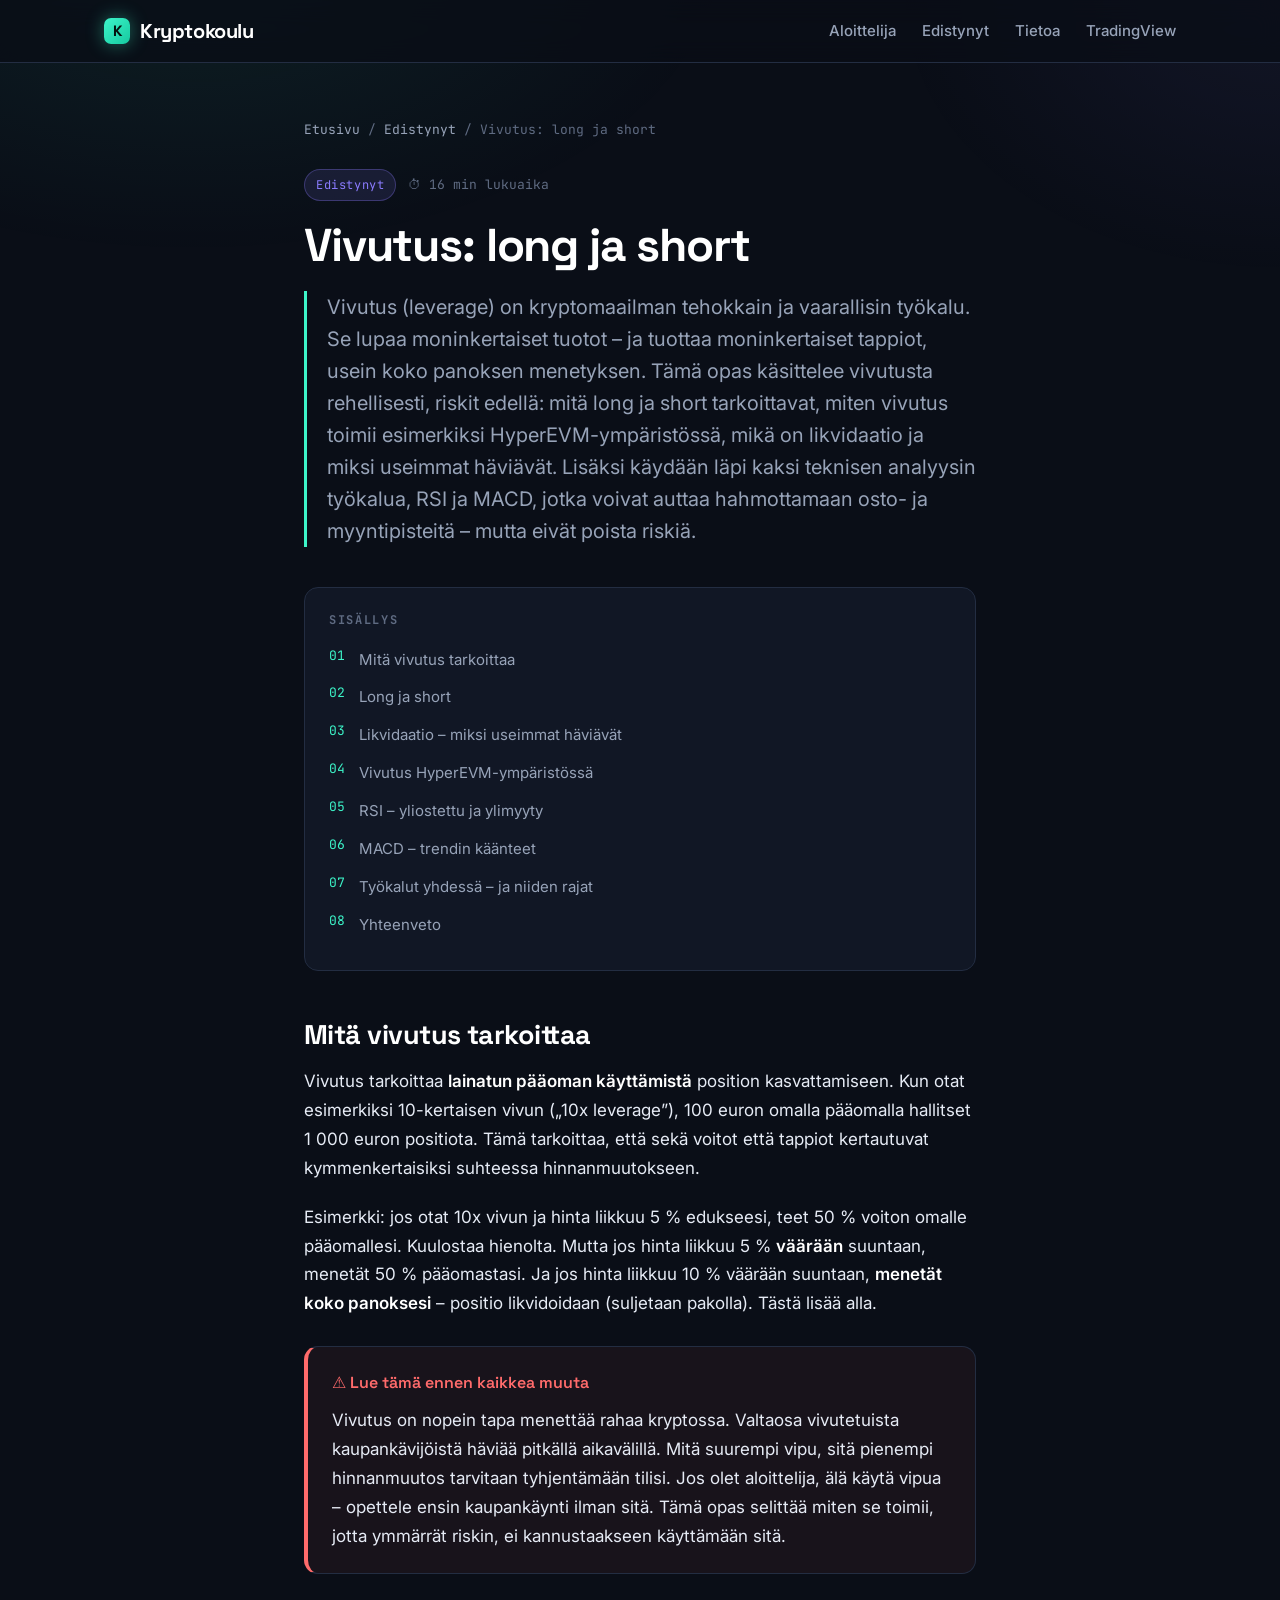
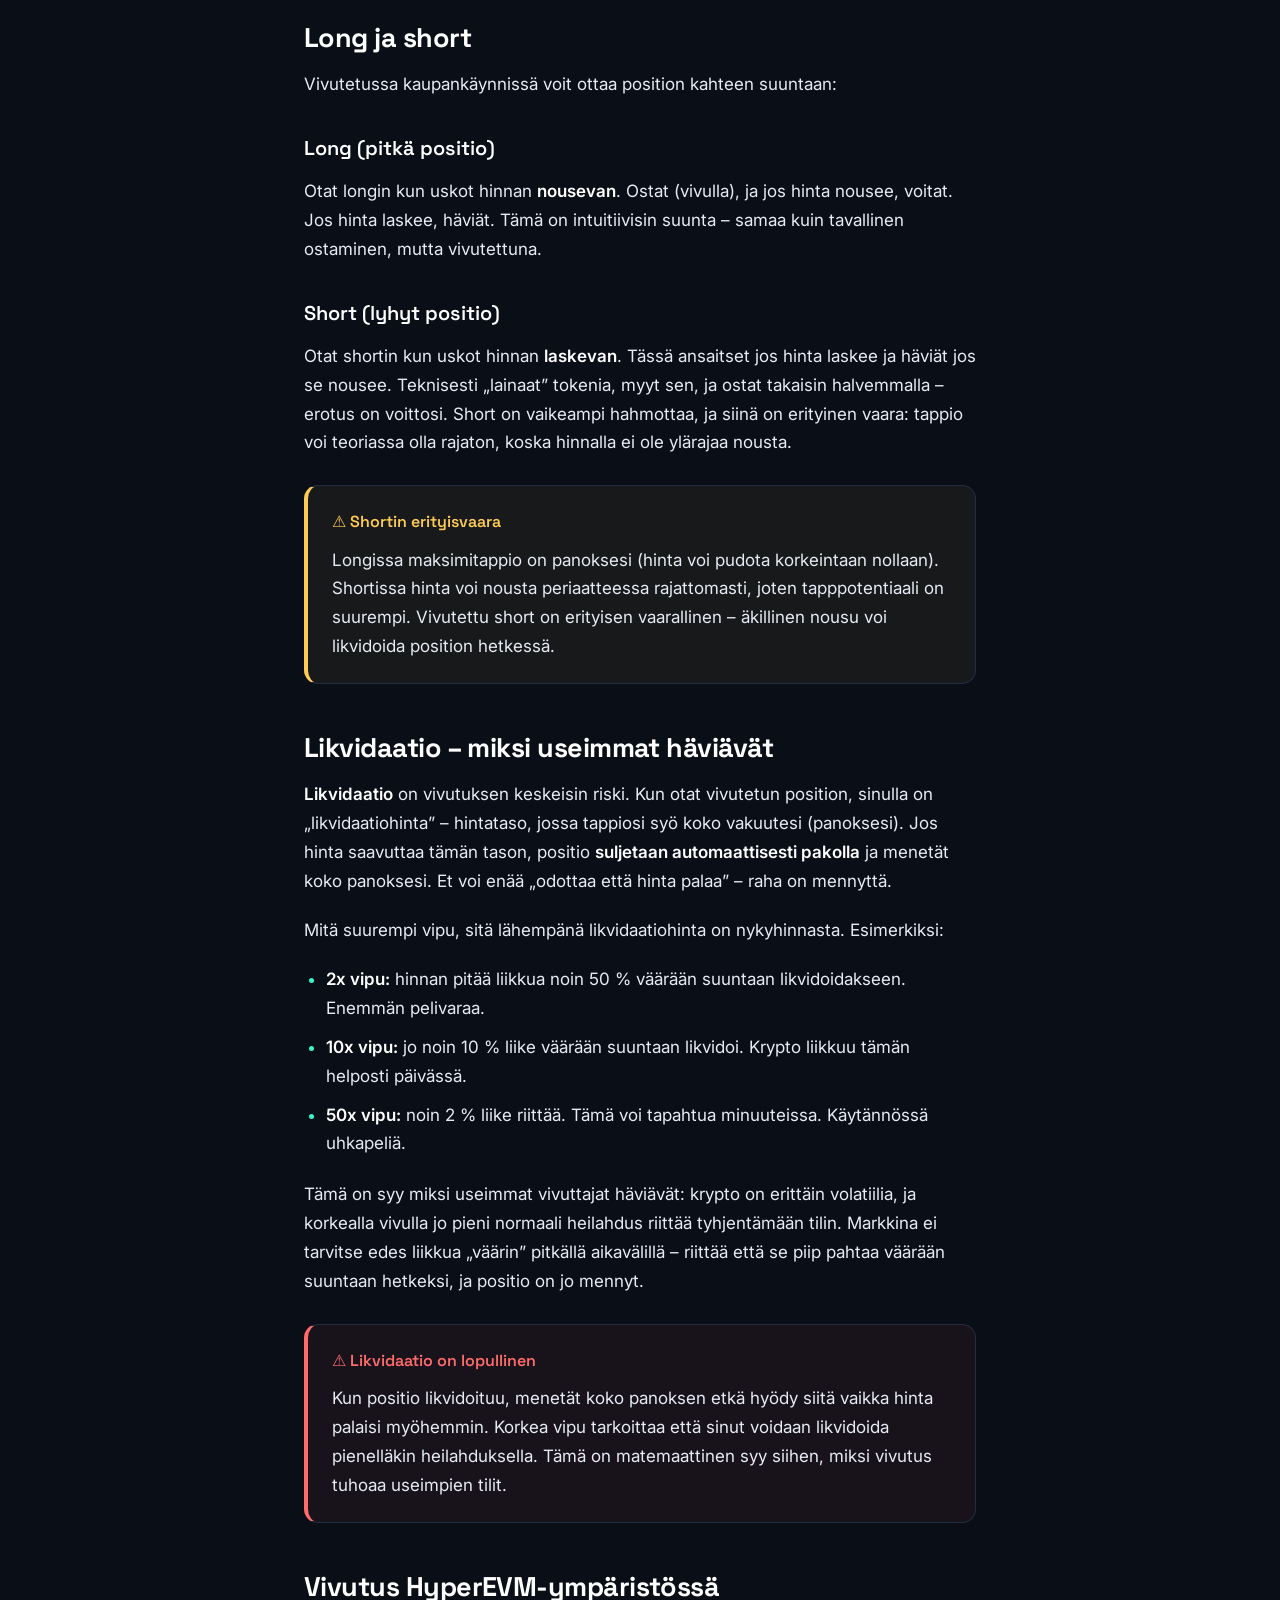
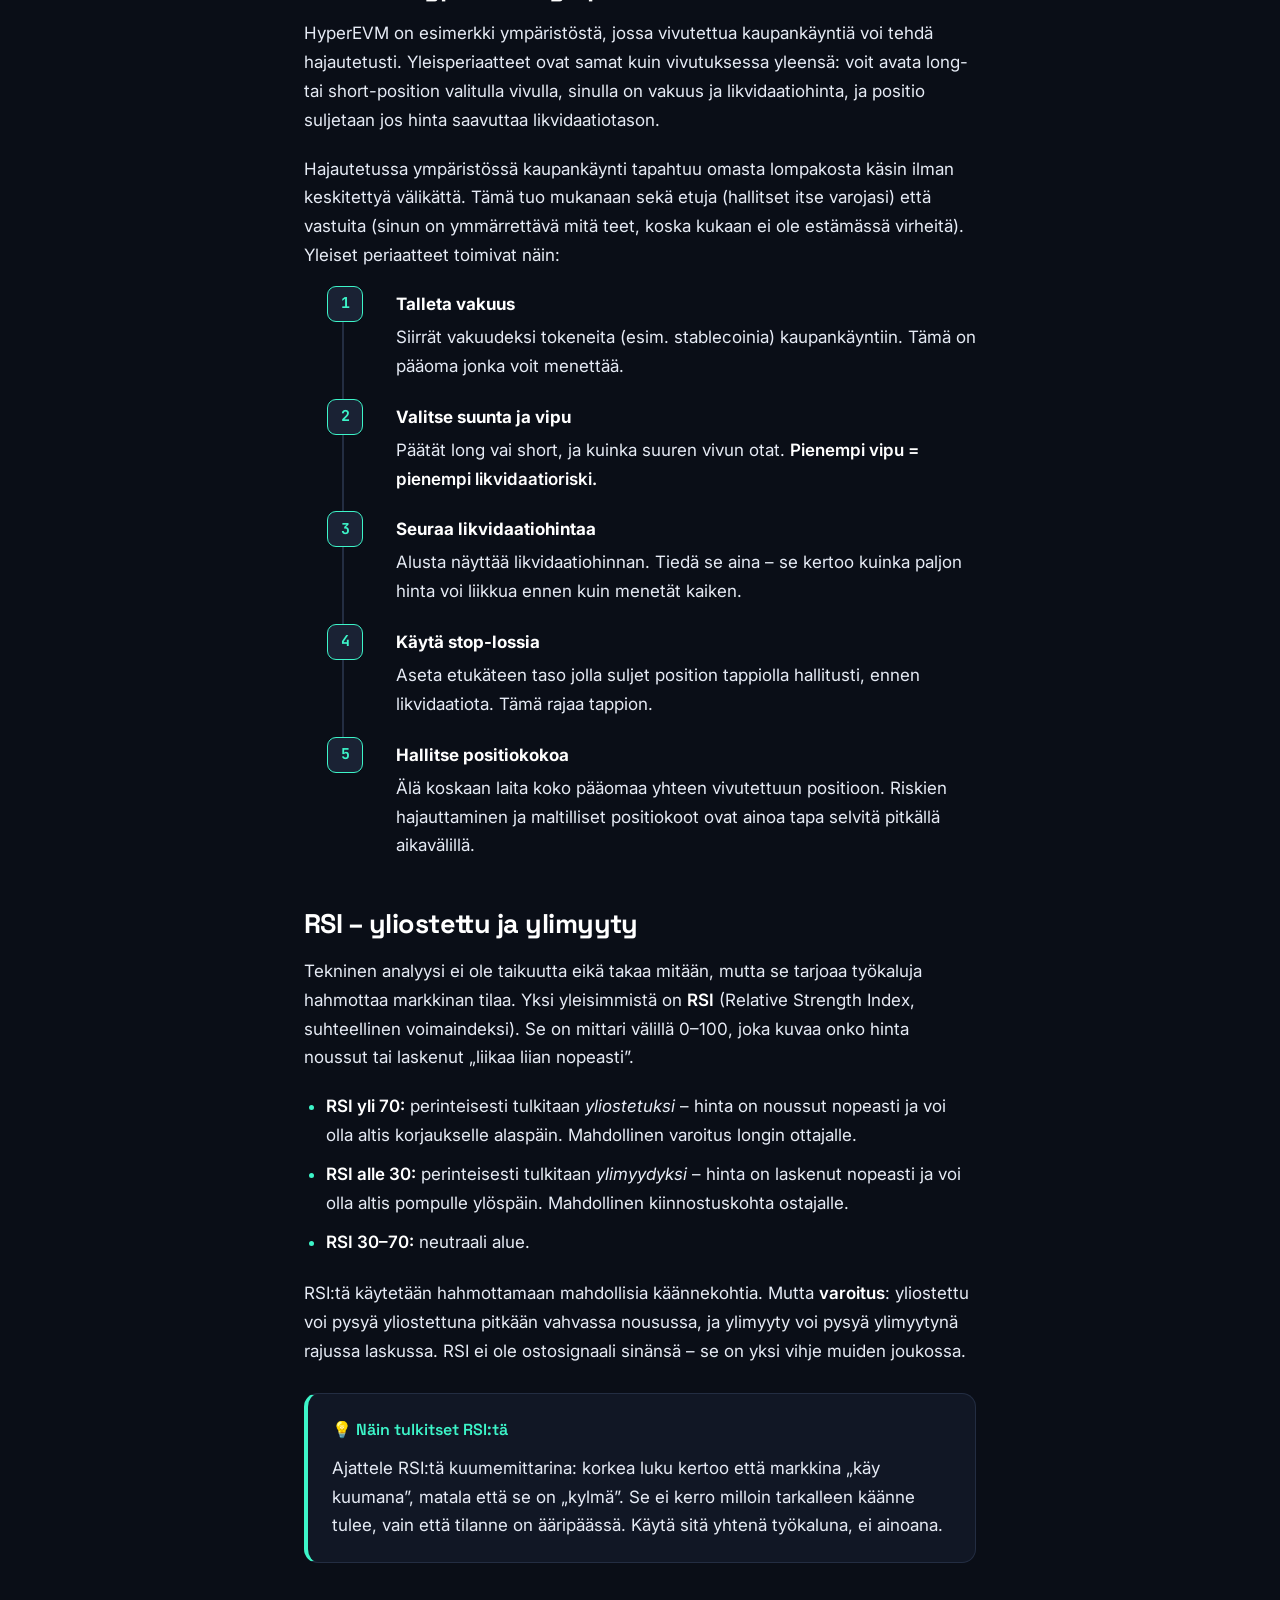
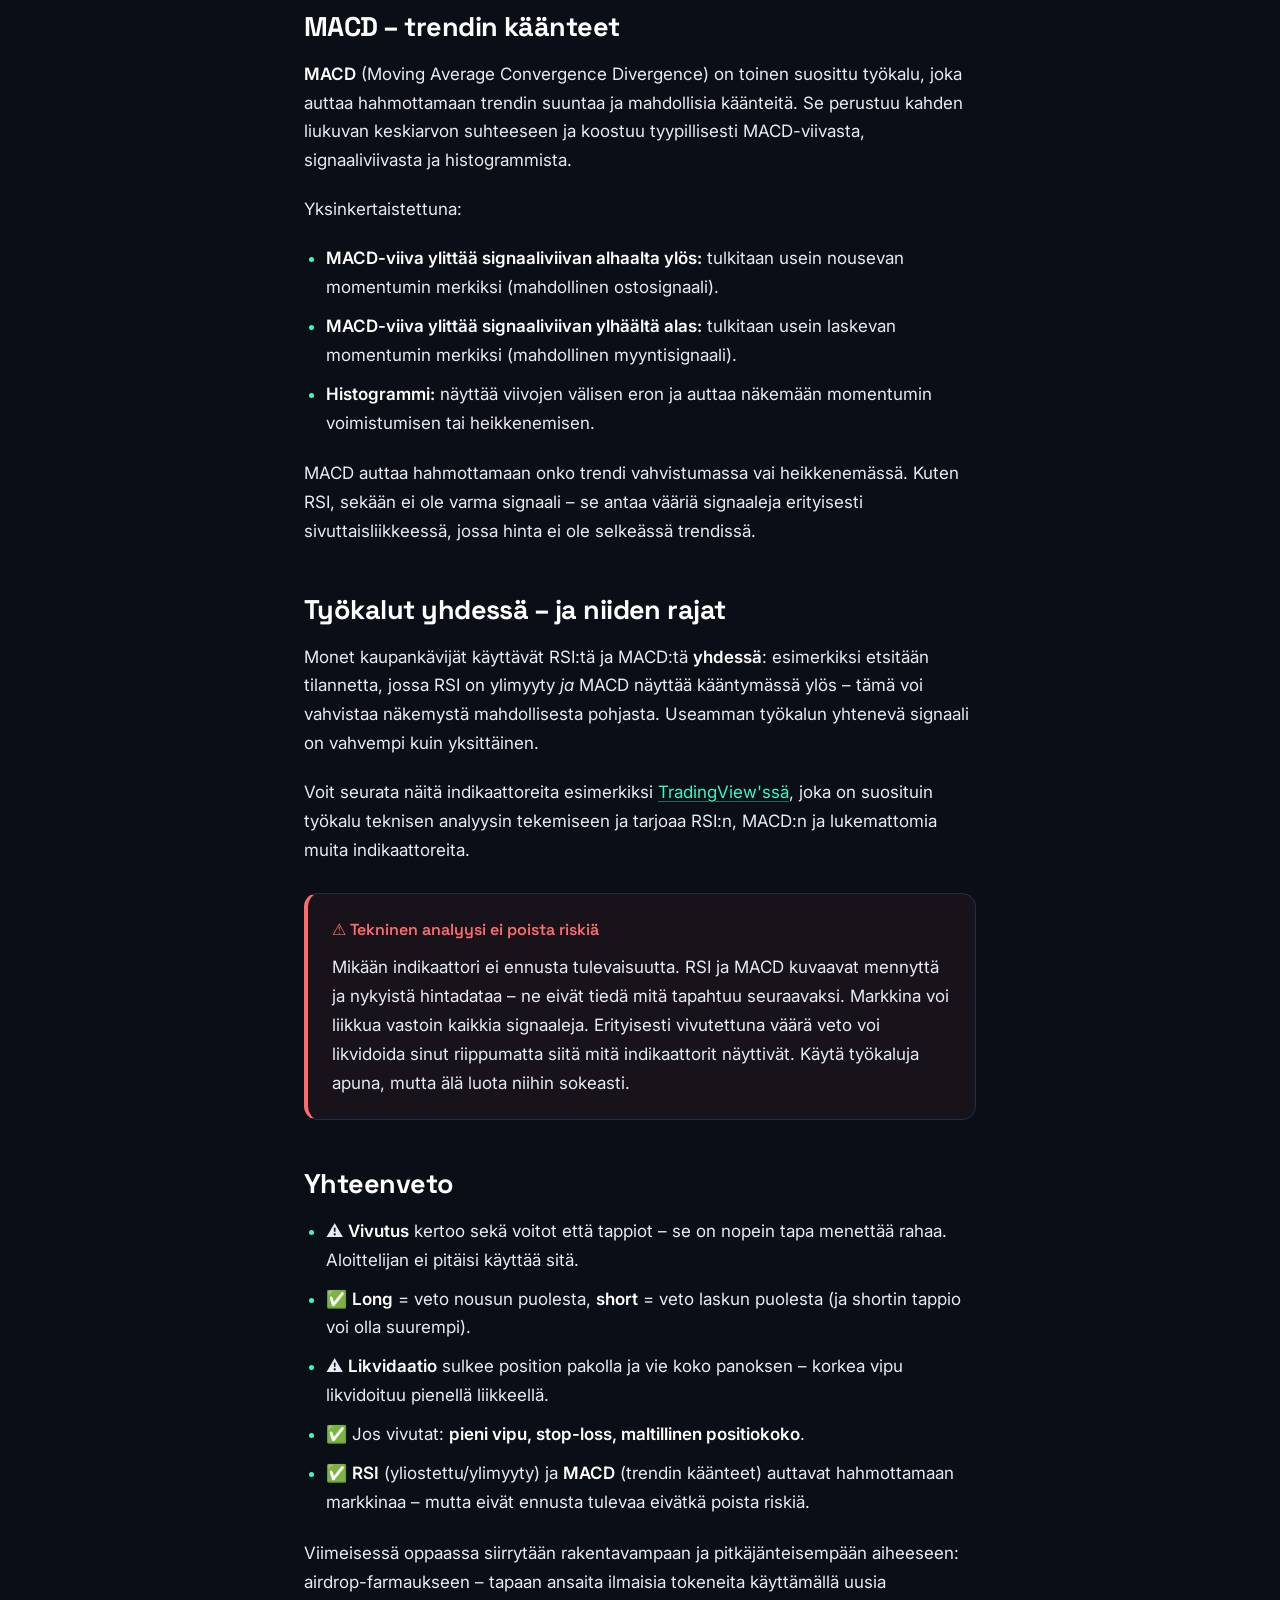
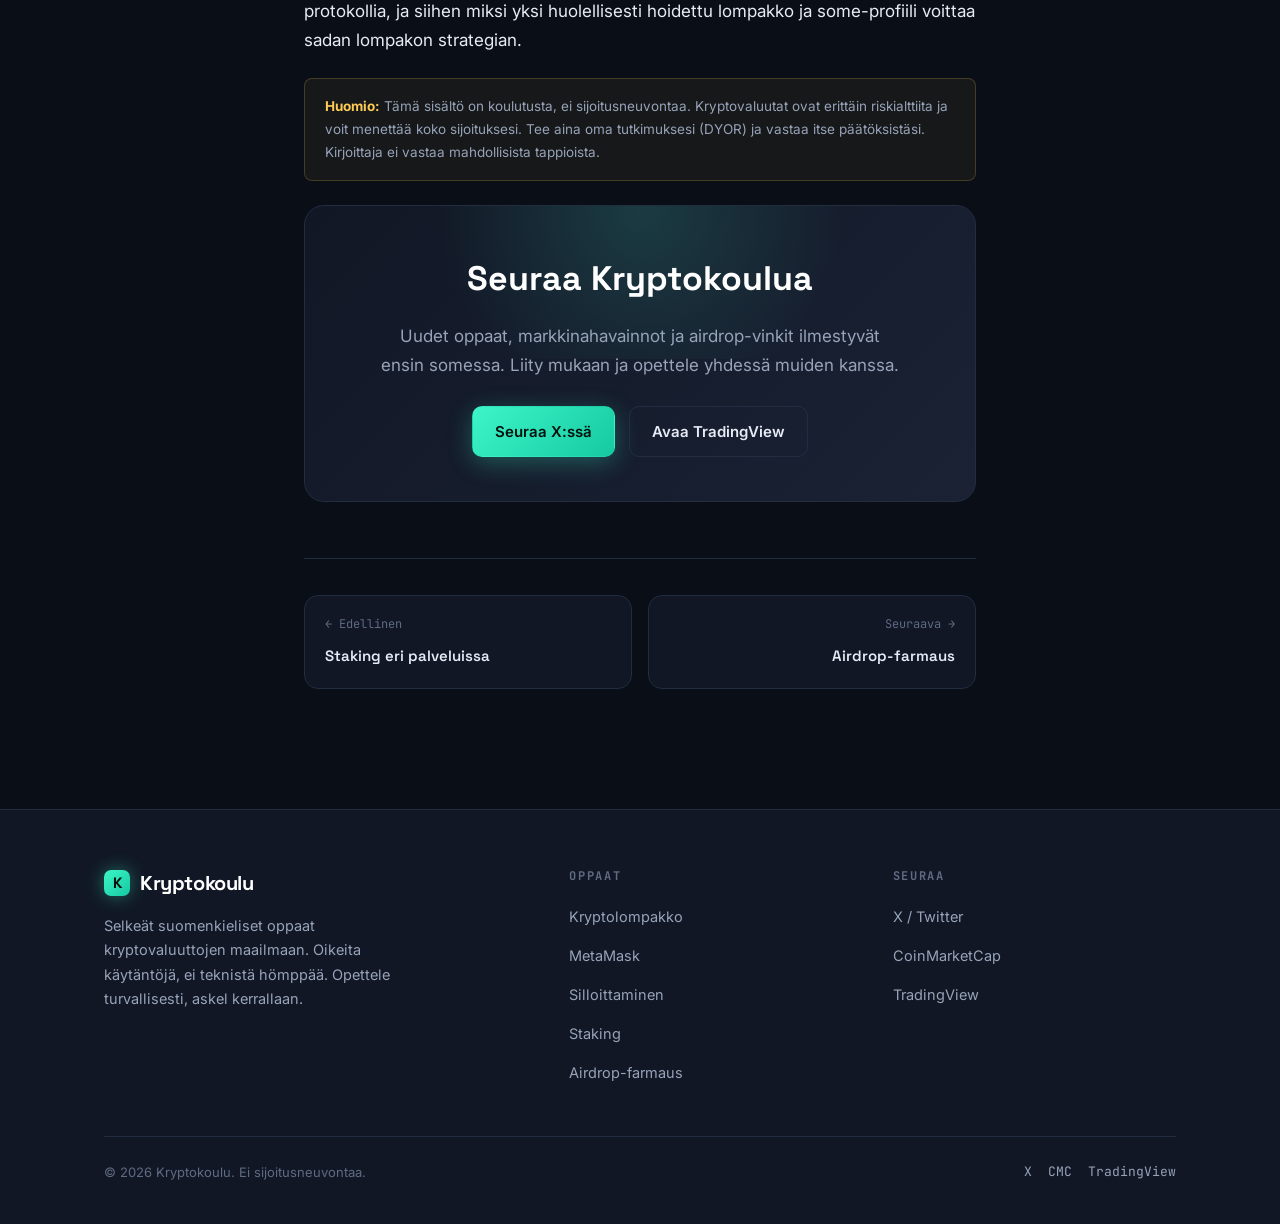
<file: artikkelit/vivutus.html>
<!DOCTYPE html>
<html lang="fi">
<head>
<meta charset="UTF-8">
<meta name="viewport" content="width=device-width, initial-scale=1.0">
<title>Vivutus: long ja short | Kryptokoulu</title>
<meta name="description" content="HyperEVM-vivutus rehellisesti riskeineen, plus RSI ja MACD osto- ja myyntipisteiden löytämiseen.">
<meta name="keywords" content="vivutus, leverage, long short, likvidaatio, RSI, MACD, tekninen analyysi, HyperEVM">
<meta name="author" content="Kryptokoulu">
<meta name="robots" content="index, follow">
<link rel="canonical" href="https://kryptokoulu.github.io/kryptokoulu/artikkelit/vivutus.html">

<!-- Open Graph -->
<meta property="og:type" content="article">
<meta property="og:title" content="Vivutus: long ja short | Kryptokoulu">
<meta property="og:description" content="HyperEVM-vivutus rehellisesti riskeineen, plus RSI ja MACD osto- ja myyntipisteiden löytämiseen.">
<meta property="og:url" content="https://kryptokoulu.github.io/kryptokoulu/artikkelit/vivutus.html">
<meta property="og:site_name" content="Kryptokoulu">
<meta property="og:locale" content="fi_FI">

<!-- Twitter Card -->
<meta name="twitter:card" content="summary_large_image">
<meta name="twitter:site" content="@Kryptokoulu">
<meta name="twitter:title" content="Vivutus: long ja short | Kryptokoulu">
<meta name="twitter:description" content="HyperEVM-vivutus rehellisesti riskeineen, plus RSI ja MACD osto- ja myyntipisteiden löytämiseen.">

<link rel="preconnect" href="https://fonts.googleapis.com">
<link rel="preconnect" href="https://fonts.gstatic.com" crossorigin>
<link href="https://fonts.googleapis.com/css2?family=Space+Grotesk:wght@400;500;600;700&family=Inter:wght@400;500;600;700&family=JetBrains+Mono:wght@400;500;700&display=swap" rel="stylesheet">
<link rel="stylesheet" href="../css/tyyli.css">
</head>
<body>

<nav class="navi">
  <div class="navi__sisalto">
    <a href="../index.html" class="logo">
      <span class="logo__merkki">K</span> Kryptokoulu
    </a>
    <div class="navi__linkit" id="navilinkit">
      <a href="../index.html#aloittelija">Aloittelija</a>
      <a href="../index.html#edistynyt">Edistynyt</a>
      <a href="../index.html#tietoa">Tietoa</a>
      <a href="https://www.tradingview.com/?aff_id=168670" target="_blank" rel="noopener">TradingView</a>
    </div>
    <button class="navi-nappi" onclick="document.getElementById('navilinkit').classList.toggle('auki')" aria-label="Valikko">☰</button>
  </div>
</nav>

<main class="artikkeli">
  <article class="artikkeli__wrap">
    <nav class="murupolku">
      <a href="../index.html">Etusivu</a> <span>/</span>
      <a href="../index.html#edistynyt">Edistynyt</a> <span>/</span>
      <span>Vivutus: long ja short</span>
    </nav>
    <div class="artikkeli__meta">
      <span class="merkki merkki--edist">Edistynyt</span>
      <span class="lukuaika">⏱ 16 min lukuaika</span>
    </div>
    <h1>Vivutus: long ja short</h1>
    <p class="artikkeli__ingressi">Vivutus (leverage) on kryptomaailman tehokkain ja vaarallisin työkalu. Se lupaa moninkertaiset tuotot – ja tuottaa moninkertaiset tappiot, usein koko panoksen menetyksen. Tämä opas käsittelee vivutusta rehellisesti, riskit edellä: mitä long ja short tarkoittavat, miten vivutus toimii esimerkiksi HyperEVM-ympäristössä, mikä on likvidaatio ja miksi useimmat häviävät. Lisäksi käydään läpi kaksi teknisen analyysin työkalua, RSI ja MACD, jotka voivat auttaa hahmottamaan osto- ja myyntipisteitä – mutta eivät poista riskiä.</p>
    <nav class="sisallys">
      <h2>Sisällys</h2>
      <ol>
          <li><a href="#mika">Mitä vivutus tarkoittaa</a></li>
          <li><a href="#long-short">Long ja short</a></li>
          <li><a href="#likvidaatio">Likvidaatio – miksi useimmat häviävät</a></li>
          <li><a href="#hyperevm">Vivutus HyperEVM-ympäristössä</a></li>
          <li><a href="#rsi">RSI – yliostettu ja ylimyyty</a></li>
          <li><a href="#macd">MACD – trendin käänteet</a></li>
          <li><a href="#yhdessa">Työkalut yhdessä – ja niiden rajat</a></li>
          <li><a href="#yhteenveto">Yhteenveto</a></li>
      </ol>
    </nav>
    <div class="sisalto">
<h2 id="mika">Mitä vivutus tarkoittaa</h2>

<p>Vivutus tarkoittaa <strong>lainatun pääoman käyttämistä</strong> position kasvattamiseen. Kun otat esimerkiksi 10-kertaisen vivun („10x leverage”), 100 euron omalla pääomalla hallitset 1 000 euron positiota. Tämä tarkoittaa, että sekä voitot että tappiot kertautuvat kymmenkertaisiksi suhteessa hinnanmuutokseen.</p>

<p>Esimerkki: jos otat 10x vivun ja hinta liikkuu 5 % edukseesi, teet 50 % voiton omalle pääomallesi. Kuulostaa hienolta. Mutta jos hinta liikkuu 5 % <strong>väärään</strong> suuntaan, menetät 50 % pääomastasi. Ja jos hinta liikkuu 10 % väärään suuntaan, <strong>menetät koko panoksesi</strong> – positio likvidoidaan (suljetaan pakolla). Tästä lisää alla.</p>

<div class="laatikko laatikko--vaara">
  <div class="laatikko__otsikko">⚠️ Lue tämä ennen kaikkea muuta</div>
  <p>Vivutus on nopein tapa menettää rahaa kryptossa. Valtaosa vivutetuista kaupankävijöistä häviää pitkällä aikavälillä. Mitä suurempi vipu, sitä pienempi hinnanmuutos tarvitaan tyhjentämään tilisi. Jos olet aloittelija, älä käytä vipua – opettele ensin kaupankäynti ilman sitä. Tämä opas selittää miten se toimii, jotta ymmärrät riskin, ei kannustaakseen käyttämään sitä.</p>
</div>

<h2 id="long-short">Long ja short</h2>

<p>Vivutetussa kaupankäynnissä voit ottaa position kahteen suuntaan:</p>

<h3>Long (pitkä positio)</h3>
<p>Otat longin kun uskot hinnan <strong>nousevan</strong>. Ostat (vivulla), ja jos hinta nousee, voitat. Jos hinta laskee, häviät. Tämä on intuitiivisin suunta – samaa kuin tavallinen ostaminen, mutta vivutettuna.</p>

<h3>Short (lyhyt positio)</h3>
<p>Otat shortin kun uskot hinnan <strong>laskevan</strong>. Tässä ansaitset jos hinta laskee ja häviät jos se nousee. Teknisesti „lainaat” tokenia, myyt sen, ja ostat takaisin halvemmalla – erotus on voittosi. Short on vaikeampi hahmottaa, ja siinä on erityinen vaara: tappio voi teoriassa olla rajaton, koska hinnalla ei ole ylärajaa nousta.</p>

<div class="laatikko laatikko--varo">
  <div class="laatikko__otsikko">⚠️ Shortin erityisvaara</div>
  <p>Longissa maksimitappio on panoksesi (hinta voi pudota korkeintaan nollaan). Shortissa hinta voi nousta periaatteessa rajattomasti, joten tapppotentiaali on suurempi. Vivutettu short on erityisen vaarallinen – äkillinen nousu voi likvidoida position hetkessä.</p>
</div>

<h2 id="likvidaatio">Likvidaatio – miksi useimmat häviävät</h2>

<p><strong>Likvidaatio</strong> on vivutuksen keskeisin riski. Kun otat vivutetun position, sinulla on „likvidaatiohinta” – hintataso, jossa tappiosi syö koko vakuutesi (panoksesi). Jos hinta saavuttaa tämän tason, positio <strong>suljetaan automaattisesti pakolla</strong> ja menetät koko panoksesi. Et voi enää „odottaa että hinta palaa” – raha on mennyttä.</p>

<p>Mitä suurempi vipu, sitä lähempänä likvidaatiohinta on nykyhinnasta. Esimerkiksi:</p>

<ul>
  <li><strong>2x vipu:</strong> hinnan pitää liikkua noin 50 % väärään suuntaan likvidoidakseen. Enemmän pelivaraa.</li>
  <li><strong>10x vipu:</strong> jo noin 10 % liike väärään suuntaan likvidoi. Krypto liikkuu tämän helposti päivässä.</li>
  <li><strong>50x vipu:</strong> noin 2 % liike riittää. Tämä voi tapahtua minuuteissa. Käytännössä uhkapeliä.</li>
</ul>

<p>Tämä on syy miksi useimmat vivuttajat häviävät: krypto on erittäin volatiilia, ja korkealla vivulla jo pieni normaali heilahdus riittää tyhjentämään tilin. Markkina ei tarvitse edes liikkua „väärin” pitkällä aikavälillä – riittää että se piip pahtaa väärään suuntaan hetkeksi, ja positio on jo mennyt.</p>

<div class="laatikko laatikko--vaara">
  <div class="laatikko__otsikko">⚠️ Likvidaatio on lopullinen</div>
  <p>Kun positio likvidoituu, menetät koko panoksen etkä hyödy siitä vaikka hinta palaisi myöhemmin. Korkea vipu tarkoittaa että sinut voidaan likvidoida pienelläkin heilahduksella. Tämä on matemaattinen syy siihen, miksi vivutus tuhoaa useimpien tilit.</p>
</div>

<h2 id="hyperevm">Vivutus HyperEVM-ympäristössä</h2>

<p>HyperEVM on esimerkki ympäristöstä, jossa vivutettua kaupankäyntiä voi tehdä hajautetusti. Yleisperiaatteet ovat samat kuin vivutuksessa yleensä: voit avata long- tai short-position valitulla vivulla, sinulla on vakuus ja likvidaatiohinta, ja positio suljetaan jos hinta saavuttaa likvidaatiotason.</p>

<p>Hajautetussa ympäristössä kaupankäynti tapahtuu omasta lompakosta käsin ilman keskitettyä välikättä. Tämä tuo mukanaan sekä etuja (hallitset itse varojasi) että vastuita (sinun on ymmärrettävä mitä teet, koska kukaan ei ole estämässä virheitä). Yleiset periaatteet toimivat näin:</p>

<ol class="askeleet">
  <li><b>Talleta vakuus</b>Siirrät vakuudeksi tokeneita (esim. stablecoinia) kaupankäyntiin. Tämä on pääoma jonka voit menettää.</li>
  <li><b>Valitse suunta ja vipu</b>Päätät long vai short, ja kuinka suuren vivun otat. <strong>Pienempi vipu = pienempi likvidaatioriski.</strong></li>
  <li><b>Seuraa likvidaatiohintaa</b>Alusta näyttää likvidaatiohinnan. Tiedä se aina – se kertoo kuinka paljon hinta voi liikkua ennen kuin menetät kaiken.</li>
  <li><b>Käytä stop-lossia</b>Aseta etukäteen taso jolla suljet position tappiolla hallitusti, ennen likvidaatiota. Tämä rajaa tappion.</li>
  <li><b>Hallitse positiokokoa</b>Älä koskaan laita koko pääomaa yhteen vivutettuun positioon. Riskien hajauttaminen ja maltilliset positiokoot ovat ainoa tapa selvitä pitkällä aikavälillä.</li>
</ol>

<h2 id="rsi">RSI – yliostettu ja ylimyyty</h2>

<p>Tekninen analyysi ei ole taikuutta eikä takaa mitään, mutta se tarjoaa työkaluja hahmottaa markkinan tilaa. Yksi yleisimmistä on <strong>RSI</strong> (Relative Strength Index, suhteellinen voimaindeksi). Se on mittari välillä 0–100, joka kuvaa onko hinta noussut tai laskenut „liikaa liian nopeasti”.</p>

<ul>
  <li><strong>RSI yli 70:</strong> perinteisesti tulkitaan <em>yliostetuksi</em> – hinta on noussut nopeasti ja voi olla altis korjaukselle alaspäin. Mahdollinen varoitus longin ottajalle.</li>
  <li><strong>RSI alle 30:</strong> perinteisesti tulkitaan <em>ylimyydyksi</em> – hinta on laskenut nopeasti ja voi olla altis pompulle ylöspäin. Mahdollinen kiinnostuskohta ostajalle.</li>
  <li><strong>RSI 30–70:</strong> neutraali alue.</li>
</ul>

<p>RSI:tä käytetään hahmottamaan mahdollisia käännekohtia. Mutta <strong>varoitus</strong>: yliostettu voi pysyä yliostettuna pitkään vahvassa nousussa, ja ylimyyty voi pysyä ylimyytynä rajussa laskussa. RSI ei ole ostosignaali sinänsä – se on yksi vihje muiden joukossa.</p>

<div class="laatikko laatikko--vinkki">
  <div class="laatikko__otsikko">💡 Näin tulkitset RSI:tä</div>
  <p>Aja​ttele RSI:tä kuumemittarina: korkea luku kertoo että markkina „käy kuumana”, matala että se on „kylmä”. Se ei kerro milloin tarkalleen käänne tulee, vain että tilanne on ääripäässä. Käytä sitä yhtenä työkaluna, ei ainoana.</p>
</div>

<h2 id="macd">MACD – trendin käänteet</h2>

<p><strong>MACD</strong> (Moving Average Convergence Divergence) on toinen suosittu työkalu, joka auttaa hahmottamaan trendin suuntaa ja mahdollisia käänteitä. Se perustuu kahden liukuvan keskiarvon suhteeseen ja koostuu tyypillisesti MACD-viivasta, signaaliviivasta ja histogrammista.</p>

<p>Yksinkertaistettuna:</p>

<ul>
  <li><strong>MACD-viiva ylittää signaaliviivan alhaalta ylös:</strong> tulkitaan usein nousevan momentumin merkiksi (mahdollinen ostosignaali).</li>
  <li><strong>MACD-viiva ylittää signaaliviivan ylhäältä alas:</strong> tulkitaan usein laskevan momentumin merkiksi (mahdollinen myyntisignaali).</li>
  <li><strong>Histogrammi:</strong> näyttää viivojen välisen eron ja auttaa näkemään momentumin voimistumisen tai heikkenemisen.</li>
</ul>

<p>MACD auttaa hahmottamaan onko trendi vahvistumassa vai heikkenemässä. Kuten RSI, sekään ei ole varma signaali – se antaa vääriä signaaleja erityisesti sivuttaisliikkeessä, jossa hinta ei ole selkeässä trendissä.</p>

<h2 id="yhdessa">Työkalut yhdessä – ja niiden rajat</h2>

<p>Monet kaupankävijät käyttävät RSI:tä ja MACD:tä <strong>yhdessä</strong>: esimerkiksi etsitään tilannetta, jossa RSI on ylimyyty <em>ja</em> MACD näyttää kääntymässä ylös – tämä voi vahvistaa näkemystä mahdollisesta pohjasta. Useamman työkalun yhtenevä signaali on vahvempi kuin yksittäinen.</p>

<p>Voit seurata näitä indikaattoreita esimerkiksi <a href="https://www.tradingview.com/?aff_id=168670" target="_blank" rel="noopener">TradingView'ssä</a>, joka on suosituin työkalu teknisen analyysin tekemiseen ja tarjoaa RSI:n, MACD:n ja lukemattomia muita indikaattoreita.</p>

<div class="laatikko laatikko--vaara">
  <div class="laatikko__otsikko">⚠️ Tekninen analyysi ei poista riskiä</div>
  <p>Mikään indikaattori ei ennusta tulevaisuutta. RSI ja MACD kuvaavat mennyttä ja nykyistä hintadataa – ne eivät tiedä mitä tapahtuu seuraavaksi. Markkina voi liikkua vastoin kaikkia signaaleja. Erityisesti vivutettuna väärä veto voi likvidoida sinut riippumatta siitä mitä indikaattorit näyttivät. Käytä työkaluja apuna, mutta älä luota niihin sokeasti.</p>
</div>

<h2 id="yhteenveto">Yhteenveto</h2>

<ul>
  <li>⚠️ <strong>Vivutus</strong> kertoo sekä voitot että tappiot – se on nopein tapa menettää rahaa. Aloittelijan ei pitäisi käyttää sitä.</li>
  <li>✅ <strong>Long</strong> = veto nousun puolesta, <strong>short</strong> = veto laskun puolesta (ja shortin tappio voi olla suurempi).</li>
  <li>⚠️ <strong>Likvidaatio</strong> sulkee position pakolla ja vie koko panoksen – korkea vipu likvidoituu pienellä liikkeellä.</li>
  <li>✅ Jos vivutat: <strong>pieni vipu, stop-loss, maltillinen positiokoko</strong>.</li>
  <li>✅ <strong>RSI</strong> (yliostettu/ylimyyty) ja <strong>MACD</strong> (trendin käänteet) auttavat hahmottamaan markkinaa – mutta eivät ennusta tulevaa eivätkä poista riskiä.</li>
</ul>

<p>Viimeisessä oppaassa siirrytään rakentavampaan ja pitkäjänteisempään aiheeseen: airdrop-farmaukseen – tapaan ansaita ilmaisia tokeneita käyttämällä uusia protokollia, ja siihen miksi yksi huolellisesti hoidettu lompakko ja some-profiili voittaa sadan lompakon strategian.</p>
    </div>
    <div class="vastuuvapaus">
  <strong>Huomio:</strong> Tämä sisältö on koulutusta, ei sijoitusneuvontaa. Kryptovaluutat ovat erittäin riskialttiita ja voit menettää koko sijoituksesi. Tee aina oma tutkimuksesi (DYOR) ja vastaa itse päätöksistäsi. Kirjoittaja ei vastaa mahdollisista tappioista.
</div>
    <div class="cta">
  <h2>Seuraa Kryptokoulua</h2>
  <p>Uudet oppaat, markkinahavainnot ja airdrop-vinkit ilmestyvät ensin somessa. Liity mukaan ja opettele yhdessä muiden kanssa.</p>
  <div class="cta__napit">
    <a href="https://x.com/Kryptokoulu" target="_blank" rel="noopener" class="nappi nappi--paa">Seuraa X:ssä</a>
    <a href="https://www.tradingview.com/?aff_id=168670" target="_blank" rel="noopener" class="nappi nappi--reuna">Avaa TradingView</a>
  </div>
</div>
    <nav class="artikkeli-navi">
<a href="staking.html"><span>← Edellinen</span><b>Staking eri palveluissa</b></a>
<a href="airdrop.html" class="seur"><span>Seuraava →</span><b>Airdrop-farmaus</b></a>
</nav>
  </article>
</main>
<footer class="alatunniste">
  <div class="wrap">
    <div class="alatunniste__grid">
      <div>
        <a href="../index.html" class="logo alatunniste__logo">
          <span class="logo__merkki">K</span> Kryptokoulu
        </a>
        <p>Selkeät suomenkieliset oppaat kryptovaluuttojen maailmaan. Oikeita käytäntöjä, ei teknistä hömppää. Opettele turvallisesti, askel kerrallaan.</p>
      </div>
      <div>
        <h5>Oppaat</h5>
        <ul>
          <li><a href="kryptolompakko.html">Kryptolompakko</a></li>
          <li><a href="metamask.html">MetaMask</a></li>
          <li><a href="silloittaminen.html">Silloittaminen</a></li>
          <li><a href="staking.html">Staking</a></li>
          <li><a href="airdrop.html">Airdrop-farmaus</a></li>
        </ul>
      </div>
      <div>
        <h5>Seuraa</h5>
        <ul>
          <li><a href="https://x.com/Kryptokoulu" target="_blank" rel="noopener">X / Twitter</a></li>
          <li><a href="https://coinmarketcap.com/community/profile/krytokoulu/" target="_blank" rel="noopener">CoinMarketCap</a></li>
          <li><a href="https://www.tradingview.com/?aff_id=168670" target="_blank" rel="noopener">TradingView</a></li>
        </ul>
      </div>
    </div>
    <div class="alatunniste__alaosa">
      <span>© 2026 Kryptokoulu. Ei sijoitusneuvontaa.</span>
      <div class="some-linkit">
        <a href="https://x.com/Kryptokoulu" target="_blank" rel="noopener">X</a>
        <a href="https://coinmarketcap.com/community/profile/krytokoulu/" target="_blank" rel="noopener">CMC</a>
        <a href="https://www.tradingview.com/?aff_id=168670" target="_blank" rel="noopener">TradingView</a>
      </div>
    </div>
  </div>
</footer>
</body>
</html>
<script type="application/ld+json">
{
  "@context": "https://schema.org",
  "@type": "Article",
  "headline": "Vivutus: long ja short",
  "description": "HyperEVM-vivutus rehellisesti riskeineen, plus RSI ja MACD osto- ja myyntipisteiden löytämiseen.",
  "author": { "@type": "Organization", "name": "Kryptokoulu" },
  "publisher": { "@type": "Organization", "name": "Kryptokoulu" },
  "inLanguage": "fi-FI",
  "url": "https://kryptokoulu.github.io/kryptokoulu/artikkelit/vivutus.html"
}
</script>
</file>
<file: css/tyyli.css>
/* =========================================================
   KRYPTOKOULU – jaettu tyylitiedosto
   Tumma, moderni, luettava. Yksi tiedosto koko sivustolle.
   ========================================================= */

:root {
  /* Väripaletti */
  --tausta:        #0a0e17;   /* syvä sinimusta */
  --tausta-2:      #111725;   /* kortti/paneeli */
  --tausta-3:      #1a2234;   /* nostettu pinta */
  --reuna:         #232d42;   /* hienovarainen reunaviiva */
  --teksti:        #e6ebf5;   /* leipäteksti */
  --teksti-himmea: #97a3b8;   /* toissijainen teksti */
  --teksti-hiljaa: #5f6b82;   /* kuvatekstit, metatiedot */

  --neon:          #3df5c9;   /* pääaksentti: mintunvihreä-syaani */
  --neon-tumma:    #16c9a0;
  --violetti:      #8b7cff;   /* toissijainen aksentti */
  --keltainen:     #ffcb57;   /* varoitukset */
  --punainen:      #ff6b6b;   /* vaara / riski */

  /* Typografia */
  --display: 'Space Grotesk', system-ui, sans-serif;
  --leipa:   'Inter', system-ui, sans-serif;
  --mono:    'JetBrains Mono', ui-monospace, monospace;

  /* Mitat */
  --leveys:   1120px;
  --leveys-teksti: 720px;
  --pyoristys: 14px;
  --pyoristys-s: 8px;
}

/* ---------- Perusnollaus ---------- */
* { box-sizing: border-box; margin: 0; padding: 0; }

html { scroll-behavior: smooth; -webkit-text-size-adjust: 100%; }

body {
  background: var(--tausta);
  color: var(--teksti);
  font-family: var(--leipa);
  font-size: 17px;
  line-height: 1.7;
  -webkit-font-smoothing: antialiased;
  text-rendering: optimizeLegibility;
  overflow-x: hidden;
}

/* Taustan hienovarainen ruudukko / hehku */
body::before {
  content: "";
  position: fixed;
  inset: 0;
  z-index: -2;
  background:
    radial-gradient(900px 500px at 15% -5%, rgba(61,245,201,0.08), transparent 60%),
    radial-gradient(700px 500px at 100% 0%, rgba(139,124,255,0.07), transparent 55%);
  pointer-events: none;
}

img { max-width: 100%; display: block; }

a { color: var(--neon); text-decoration: none; transition: color .15s ease; }
a:hover { color: #fff; }

::selection { background: rgba(61,245,201,0.28); color: #fff; }

/* ---------- Layout-apurit ---------- */
.wrap { width: 100%; max-width: var(--leveys); margin: 0 auto; padding: 0 24px; }

.pilkka {                       /* eyebrow-teksti */
  font-family: var(--mono);
  font-size: 12px;
  letter-spacing: .18em;
  text-transform: uppercase;
  color: var(--neon);
}

/* =========================================================
   NAVIGAATIO
   ========================================================= */
.navi {
  position: sticky;
  top: 0;
  z-index: 50;
  background: rgba(10,14,23,0.78);
  backdrop-filter: blur(12px);
  border-bottom: 1px solid var(--reuna);
}
.navi__sisalto {
  max-width: var(--leveys);
  margin: 0 auto;
  padding: 14px 24px;
  display: flex;
  align-items: center;
  justify-content: space-between;
  gap: 20px;
}
.logo {
  font-family: var(--display);
  font-weight: 700;
  font-size: 20px;
  color: #fff;
  letter-spacing: -0.02em;
  display: flex;
  align-items: center;
  gap: 10px;
}
.logo__merkki {
  width: 26px; height: 26px;
  border-radius: 7px;
  background: linear-gradient(135deg, var(--neon), var(--neon-tumma));
  display: grid; place-items: center;
  color: #04120e; font-weight: 800; font-size: 15px;
  box-shadow: 0 0 18px rgba(61,245,201,0.4);
}
.navi__linkit { display: flex; gap: 26px; align-items: center; }
.navi__linkit a {
  color: var(--teksti-himmea);
  font-size: 15px;
  font-weight: 500;
}
.navi__linkit a:hover { color: #fff; }

.navi-nappi {
  display: none;
  background: none; border: 1px solid var(--reuna);
  color: var(--teksti); border-radius: var(--pyoristys-s);
  padding: 8px 10px; cursor: pointer; font-size: 15px;
}

@media (max-width: 820px) {
  .navi__linkit { display: none; }
  .navi__linkit.auki {
    display: flex; flex-direction: column;
    position: absolute; top: 100%; left: 0; right: 0;
    background: var(--tausta-2); border-bottom: 1px solid var(--reuna);
    padding: 18px 24px; gap: 16px;
  }
  .navi-nappi { display: block; }
}

/* =========================================================
   PAINIKKEET
   ========================================================= */
.nappi {
  display: inline-flex; align-items: center; gap: 8px;
  font-family: var(--leipa); font-weight: 600; font-size: 15px;
  padding: 12px 22px; border-radius: 10px;
  cursor: pointer; border: 1px solid transparent;
  transition: transform .12s ease, box-shadow .2s ease, background .2s ease;
}
.nappi--paa {
  background: linear-gradient(135deg, var(--neon), var(--neon-tumma));
  color: #04120e;
  box-shadow: 0 6px 24px rgba(61,245,201,0.28);
}
.nappi--paa:hover { transform: translateY(-2px); color: #04120e; box-shadow: 0 10px 32px rgba(61,245,201,0.42); }
.nappi--reuna {
  background: transparent; color: var(--teksti);
  border-color: var(--reuna);
}
.nappi--reuna:hover { border-color: var(--neon); color: #fff; }

/* =========================================================
   ETUSIVUN HERO
   ========================================================= */
.hero { position: relative; padding: 96px 0 72px; overflow: hidden; }
.hero__grid {
  display: grid; grid-template-columns: 1.15fr 0.85fr;
  gap: 56px; align-items: center;
}
.hero h1 {
  font-family: var(--display);
  font-size: clamp(38px, 6vw, 64px);
  line-height: 1.02;
  letter-spacing: -0.03em;
  font-weight: 700;
  color: #fff;
  margin: 18px 0 22px;
}
.hero h1 .hehku {
  background: linear-gradient(120deg, var(--neon), var(--violetti));
  -webkit-background-clip: text; background-clip: text;
  -webkit-text-fill-color: transparent;
}
.hero__johdanto {
  font-size: 19px; color: var(--teksti-himmea);
  max-width: 540px; margin-bottom: 30px;
}
.hero__napit { display: flex; gap: 14px; flex-wrap: wrap; }

/* Hero-visualisointi: ketju-solmut */
.ketju {
  position: relative;
  background: var(--tausta-2);
  border: 1px solid var(--reuna);
  border-radius: 20px;
  padding: 28px;
  box-shadow: 0 24px 60px rgba(0,0,0,0.45);
}
.ketju__otsikko {
  font-family: var(--mono); font-size: 12px;
  color: var(--teksti-hiljaa); text-transform: uppercase;
  letter-spacing: .14em; margin-bottom: 20px;
}
.solmu {
  display: flex; align-items: center; gap: 14px;
  padding: 12px 0; position: relative;
}
.solmu__pallo {
  width: 40px; height: 40px; flex: none;
  border-radius: 11px;
  display: grid; place-items: center;
  font-family: var(--mono); font-weight: 700; font-size: 15px;
  background: var(--tausta-3); border: 1px solid var(--reuna);
  color: var(--neon); z-index: 2;
}
.solmu:not(:last-child)::after {
  content: ""; position: absolute;
  left: 19px; top: 44px; height: 26px; width: 2px;
  background: linear-gradient(var(--neon), transparent);
  opacity: .5;
}
.solmu__teksti b { color: #fff; font-weight: 600; display: block; font-size: 15px; }
.solmu__teksti span { color: var(--teksti-hiljaa); font-size: 13px; }

@media (max-width: 900px) {
  .hero__grid { grid-template-columns: 1fr; gap: 40px; }
  .hero { padding: 60px 0 48px; }
}

/* =========================================================
   TILASTORIVI
   ========================================================= */
.tilastot {
  display: grid; grid-template-columns: repeat(3, 1fr);
  gap: 20px; margin-top: 56px;
}
.tilasto {
  background: var(--tausta-2); border: 1px solid var(--reuna);
  border-radius: var(--pyoristys); padding: 24px;
}
.tilasto b {
  font-family: var(--display); font-size: 34px; color: var(--neon);
  display: block; letter-spacing: -0.02em;
}
.tilasto span { color: var(--teksti-himmea); font-size: 14px; }
@media (max-width: 700px){ .tilastot { grid-template-columns: 1fr; } }

/* =========================================================
   OSIOT / OTSIKOT
   ========================================================= */
.osio { padding: 72px 0; }
.osio__otsikko { max-width: 640px; margin-bottom: 44px; }
.osio__otsikko h2 {
  font-family: var(--display); font-weight: 700;
  font-size: clamp(28px, 4vw, 40px); color: #fff;
  letter-spacing: -0.02em; margin: 12px 0 14px; line-height: 1.1;
}
.osio__otsikko p { color: var(--teksti-himmea); font-size: 17px; }

/* =========================================================
   KURSSIKORTIT
   ========================================================= */
.taso-otsikko {
  display: flex; align-items: center; gap: 14px;
  margin: 8px 0 26px;
}
.taso-otsikko h3 {
  font-family: var(--display); font-size: 22px; color: #fff; font-weight: 600;
}
.taso-merkki {
  font-family: var(--mono); font-size: 12px; padding: 5px 11px;
  border-radius: 30px; letter-spacing: .05em;
}
.taso-merkki--alku  { background: rgba(61,245,201,0.12); color: var(--neon); border: 1px solid rgba(61,245,201,0.3); }
.taso-merkki--edist { background: rgba(139,124,255,0.12); color: var(--violetti); border: 1px solid rgba(139,124,255,0.3); }

.kortit {
  display: grid; grid-template-columns: repeat(3, 1fr); gap: 20px;
}
@media (max-width: 900px){ .kortit { grid-template-columns: repeat(2,1fr); } }
@media (max-width: 620px){ .kortit { grid-template-columns: 1fr; } }

.kortti {
  background: var(--tausta-2);
  border: 1px solid var(--reuna);
  border-radius: var(--pyoristys);
  padding: 26px 24px;
  display: flex; flex-direction: column;
  transition: transform .16s ease, border-color .16s ease, box-shadow .16s ease;
  position: relative; overflow: hidden;
}
.kortti::before {
  content: ""; position: absolute; inset: 0 0 auto 0; height: 2px;
  background: linear-gradient(90deg, var(--neon), transparent);
  opacity: 0; transition: opacity .2s ease;
}
.kortti:hover {
  transform: translateY(-4px);
  border-color: rgba(61,245,201,0.4);
  box-shadow: 0 16px 40px rgba(0,0,0,0.4);
}
.kortti:hover::before { opacity: 1; }
.kortti__nro {
  font-family: var(--mono); font-size: 13px; color: var(--teksti-hiljaa);
  margin-bottom: 14px;
}
.kortti h4 {
  font-family: var(--display); font-size: 19px; color: #fff;
  font-weight: 600; line-height: 1.25; margin-bottom: 10px;
}
.kortti p { color: var(--teksti-himmea); font-size: 14.5px; flex: 1; margin-bottom: 18px; }
.kortti__linkki {
  font-family: var(--mono); font-size: 13px; font-weight: 500;
  display: inline-flex; align-items: center; gap: 6px;
  color: var(--neon);
}
.kortti__linkki .nuoli { transition: transform .15s ease; }
.kortti:hover .kortti__linkki .nuoli { transform: translateX(4px); }

/* =========================================================
   ARTIKKELISIVU
   ========================================================= */
.artikkeli { padding: 56px 0 80px; }
.artikkeli__wrap { max-width: var(--leveys-teksti); margin: 0 auto; padding: 0 24px; }

.murupolku {
  font-family: var(--mono); font-size: 13px; color: var(--teksti-hiljaa);
  margin-bottom: 28px; display: flex; gap: 8px; flex-wrap: wrap;
}
.murupolku a { color: var(--teksti-himmea); }

.artikkeli__meta {
  display: flex; align-items: center; gap: 12px; flex-wrap: wrap;
  margin-bottom: 20px;
}
.merkki {
  font-family: var(--mono); font-size: 12px; padding: 5px 11px;
  border-radius: 30px; letter-spacing: .05em;
  background: rgba(61,245,201,0.12); color: var(--neon);
  border: 1px solid rgba(61,245,201,0.3);
}
.merkki--edist { background: rgba(139,124,255,0.12); color: var(--violetti); border-color: rgba(139,124,255,0.3); }
.lukuaika { font-family: var(--mono); font-size: 13px; color: var(--teksti-hiljaa); }

.artikkeli h1 {
  font-family: var(--display); font-weight: 700;
  font-size: clamp(30px, 5vw, 46px); line-height: 1.08;
  letter-spacing: -0.025em; color: #fff; margin-bottom: 20px;
}
.artikkeli__ingressi {
  font-size: 20px; line-height: 1.6; color: var(--teksti-himmea);
  border-left: 3px solid var(--neon); padding-left: 20px; margin-bottom: 40px;
}

/* Artikkelin sisältötypografia */
.sisalto > h2 {
  font-family: var(--display); font-weight: 700;
  font-size: 27px; color: #fff; letter-spacing: -0.02em;
  margin: 48px 0 16px; line-height: 1.2; scroll-margin-top: 90px;
}
.sisalto > h3 {
  font-family: var(--display); font-weight: 600;
  font-size: 20px; color: #fff; margin: 32px 0 12px; scroll-margin-top: 90px;
}
.sisalto p { margin-bottom: 20px; color: var(--teksti); }
.sisalto ul, .sisalto ol { margin: 0 0 22px 0; padding-left: 22px; }
.sisalto li { margin-bottom: 10px; color: var(--teksti); }
.sisalto li::marker { color: var(--neon); }
.sisalto strong { color: #fff; font-weight: 600; }
.sisalto a { text-decoration: underline; text-underline-offset: 3px; text-decoration-color: rgba(61,245,201,0.4); }
.sisalto a:hover { text-decoration-color: var(--neon); }

.sisalto code {
  font-family: var(--mono); font-size: 0.86em;
  background: var(--tausta-3); border: 1px solid var(--reuna);
  padding: 2px 7px; border-radius: 6px; color: var(--neon);
}

/* Tietolaatikot */
.laatikko {
  border-radius: var(--pyoristys); padding: 22px 24px; margin: 28px 0;
  border: 1px solid var(--reuna); background: var(--tausta-2);
}
.laatikko__otsikko {
  font-family: var(--display); font-weight: 600; font-size: 16px;
  display: flex; align-items: center; gap: 10px; margin-bottom: 10px; color:#fff;
}
.laatikko p:last-child { margin-bottom: 0; }
.laatikko--vinkki { border-left: 4px solid var(--neon); }
.laatikko--vinkki .laatikko__otsikko { color: var(--neon); }
.laatikko--varo {
  border-left: 4px solid var(--keltainen);
  background: rgba(255,203,87,0.06);
}
.laatikko--varo .laatikko__otsikko { color: var(--keltainen); }
.laatikko--vaara {
  border-left: 4px solid var(--punainen);
  background: rgba(255,107,107,0.06);
}
.laatikko--vaara .laatikko__otsikko { color: var(--punainen); }

/* Askeleet-lista */
.askeleet { counter-reset: askel; list-style: none; padding: 0; margin: 28px 0; }
.askeleet li {
  position: relative; padding: 0 0 22px 52px; margin: 0;
  border-left: 2px solid var(--reuna); margin-left: 16px;
}
.askeleet li:last-child { border-left-color: transparent; padding-bottom: 0; }
.askeleet li::before {
  counter-increment: askel; content: counter(askel);
  position: absolute; left: -17px; top: -4px;
  width: 34px; height: 34px; border-radius: 9px;
  background: var(--tausta-3); border: 1px solid var(--neon);
  color: var(--neon); font-family: var(--mono); font-weight: 700;
  display: grid; place-items: center; font-size: 15px;
}
.askeleet li b { color: #fff; display: block; margin-bottom: 4px; }

/* Sisällysluettelo artikkelissa */
.sisallys {
  background: var(--tausta-2); border: 1px solid var(--reuna);
  border-radius: var(--pyoristys); padding: 22px 24px; margin-bottom: 40px;
}
.sisallys h2 {
  font-family: var(--mono); font-size: 12px; text-transform: uppercase;
  letter-spacing: .14em; color: var(--teksti-hiljaa); margin-bottom: 14px;
}
.sisallys ol { list-style: none; counter-reset: si; padding: 0; }
.sisallys li { counter-increment: si; margin-bottom: 9px; padding-left: 30px; position: relative; }
.sisallys li::before {
  content: counter(si, decimal-leading-zero); position: absolute; left: 0;
  font-family: var(--mono); font-size: 13px; color: var(--neon);
}
.sisallys a { color: var(--teksti-himmea); font-size: 15px; }
.sisallys a:hover { color: #fff; }

/* Avainsana-määritelmä */
.termi {
  display: grid; grid-template-columns: auto 1fr; gap: 4px 16px;
  background: var(--tausta-2); border: 1px solid var(--reuna);
  border-radius: var(--pyoristys-s); padding: 18px 20px; margin: 20px 0;
}
.termi dt { font-family: var(--mono); color: var(--neon); font-size: 14px; font-weight: 600; }
.termi dd { color: var(--teksti-himmea); font-size: 15px; margin: 0; }

/* Edellinen/seuraava-navigaatio */
.artikkeli-navi {
  display: grid; grid-template-columns: 1fr 1fr; gap: 16px;
  margin-top: 56px; padding-top: 36px; border-top: 1px solid var(--reuna);
}
.artikkeli-navi a {
  background: var(--tausta-2); border: 1px solid var(--reuna);
  border-radius: var(--pyoristys); padding: 18px 20px;
  transition: border-color .15s ease;
}
.artikkeli-navi a:hover { border-color: var(--neon); }
.artikkeli-navi span { font-family: var(--mono); font-size: 12px; color: var(--teksti-hiljaa); display: block; margin-bottom: 6px; }
.artikkeli-navi b { color: var(--teksti); font-family: var(--display); font-size: 15px; font-weight: 600; }
.artikkeli-navi .seur { text-align: right; }
@media (max-width: 620px){ .artikkeli-navi { grid-template-columns: 1fr; } }

/* =========================================================
   CTA-PALKKI (some + tradingview)
   ========================================================= */
.cta {
  background: linear-gradient(135deg, var(--tausta-2), var(--tausta-3));
  border: 1px solid var(--reuna); border-radius: 20px;
  padding: 44px 40px; text-align: center; margin: 24px auto;
  position: relative; overflow: hidden;
}
.cta::before {
  content: ""; position: absolute; top: -50%; left: 50%; transform: translateX(-50%);
  width: 500px; height: 300px;
  background: radial-gradient(circle, rgba(61,245,201,0.15), transparent 70%);
  pointer-events: none;
}
.cta h2 {
  font-family: var(--display); font-weight: 700; font-size: clamp(24px, 4vw, 34px);
  color: #fff; margin-bottom: 14px; position: relative;
}
.cta p { color: var(--teksti-himmea); max-width: 520px; margin: 0 auto 26px; position: relative; }
.cta__napit { display: flex; gap: 14px; justify-content: center; flex-wrap: wrap; position: relative; }

/* =========================================================
   ALATUNNISTE
   ========================================================= */
.alatunniste {
  border-top: 1px solid var(--reuna);
  padding: 56px 0 40px; margin-top: 40px;
  background: var(--tausta-2);
}
.alatunniste__grid {
  display: grid; grid-template-columns: 1.5fr 1fr 1fr; gap: 40px;
  margin-bottom: 40px;
}
.alatunniste__logo { margin-bottom: 14px; }
.alatunniste p { color: var(--teksti-himmea); font-size: 14.5px; max-width: 320px; }
.alatunniste h5 {
  font-family: var(--mono); font-size: 12px; text-transform: uppercase;
  letter-spacing: .14em; color: var(--teksti-hiljaa); margin-bottom: 16px;
}
.alatunniste ul { list-style: none; }
.alatunniste li { margin-bottom: 10px; }
.alatunniste li a { color: var(--teksti-himmea); font-size: 14.5px; }
.alatunniste li a:hover { color: var(--neon); }
.alatunniste__alaosa {
  border-top: 1px solid var(--reuna); padding-top: 24px;
  display: flex; justify-content: space-between; gap: 16px; flex-wrap: wrap;
  color: var(--teksti-hiljaa); font-size: 13px;
}
.some-linkit { display: flex; gap: 16px; }
.some-linkit a { color: var(--teksti-himmea); font-family: var(--mono); font-size: 13px; }
.some-linkit a:hover { color: var(--neon); }
@media (max-width: 760px){ .alatunniste__grid { grid-template-columns: 1fr; gap: 28px; } }

/* Vastuuvapauslauseke */
.vastuuvapaus {
  background: rgba(255,203,87,0.05); border: 1px solid rgba(255,203,87,0.2);
  border-radius: var(--pyoristys-s); padding: 16px 20px; margin: 24px 0;
  font-size: 13.5px; color: var(--teksti-himmea);
}
.vastuuvapaus strong { color: var(--keltainen); }

/* Saavutettavuus: fokus */
a:focus-visible, button:focus-visible, .nappi:focus-visible {
  outline: 2px solid var(--neon); outline-offset: 3px; border-radius: 4px;
}

/* Liikkeen vähennys */
@media (prefers-reduced-motion: reduce) {
  * { animation: none !important; transition: none !important; scroll-behavior: auto !important; }
}
</file>
